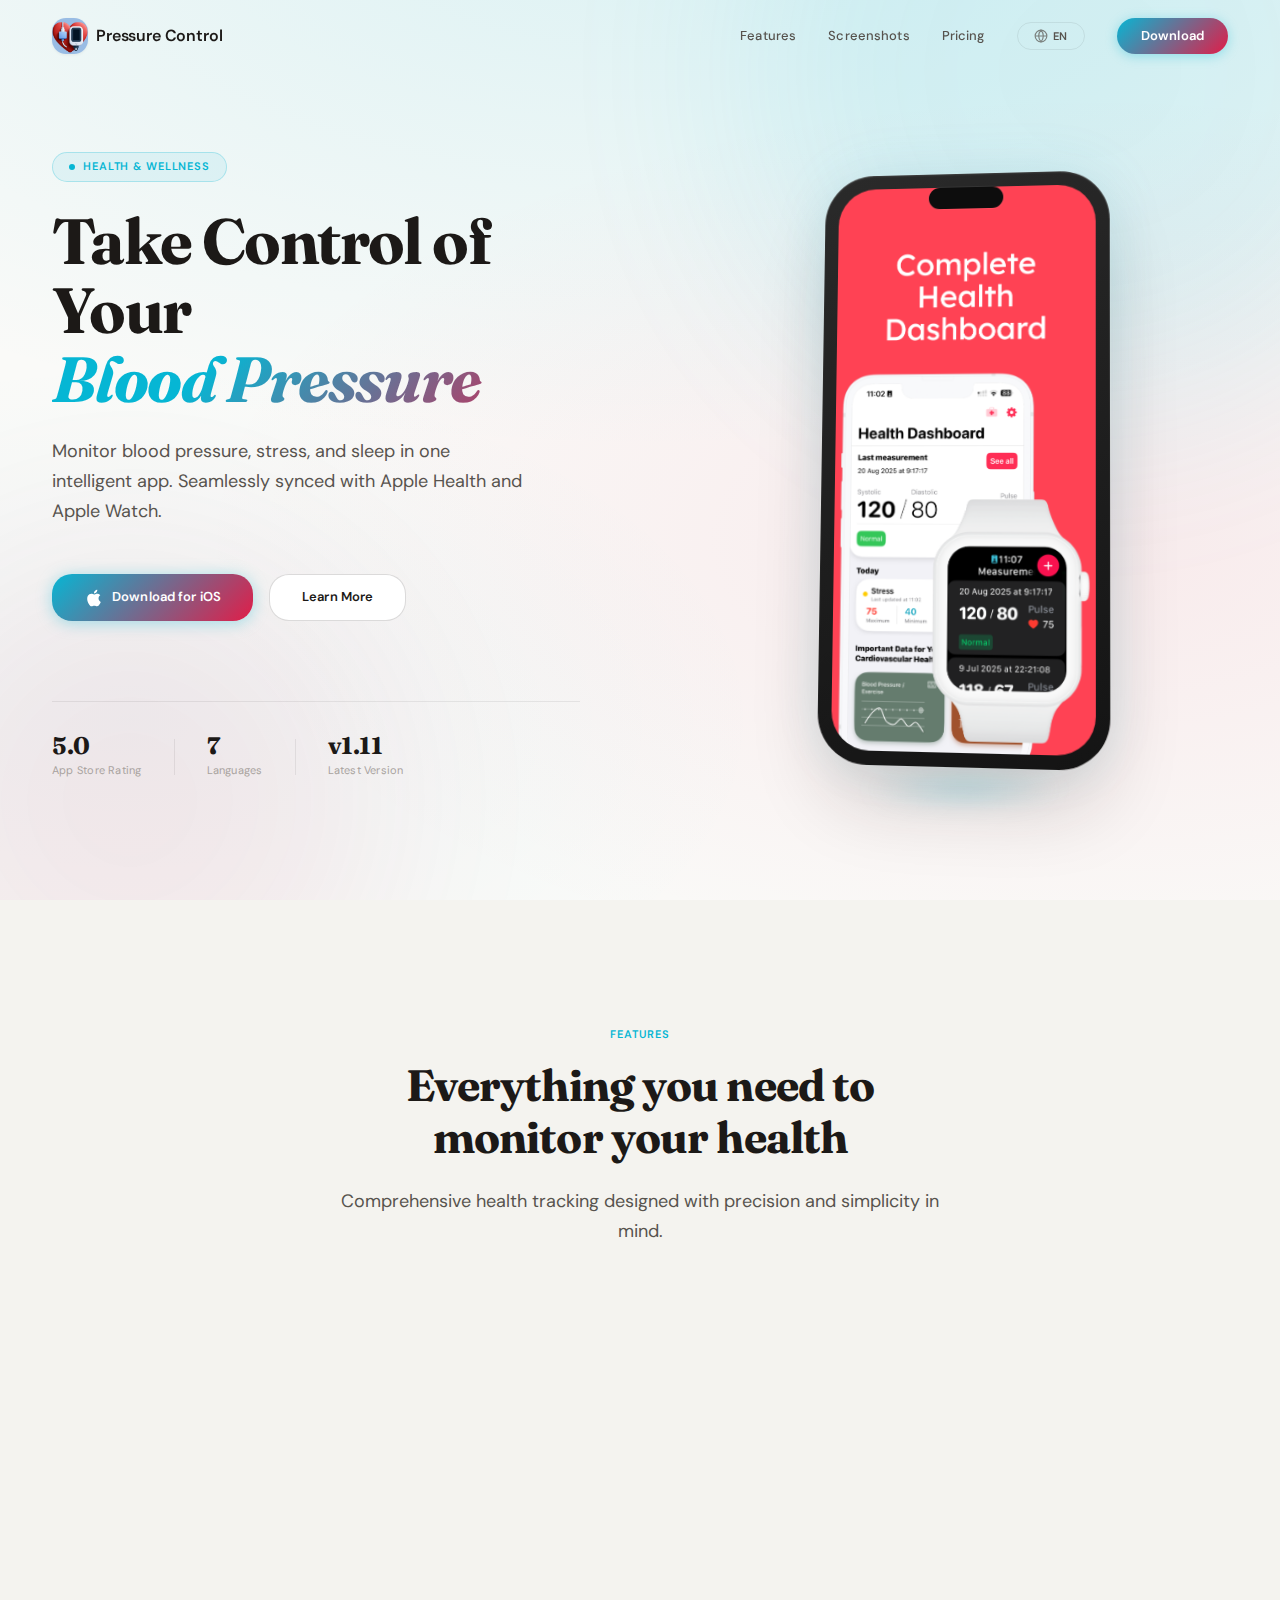
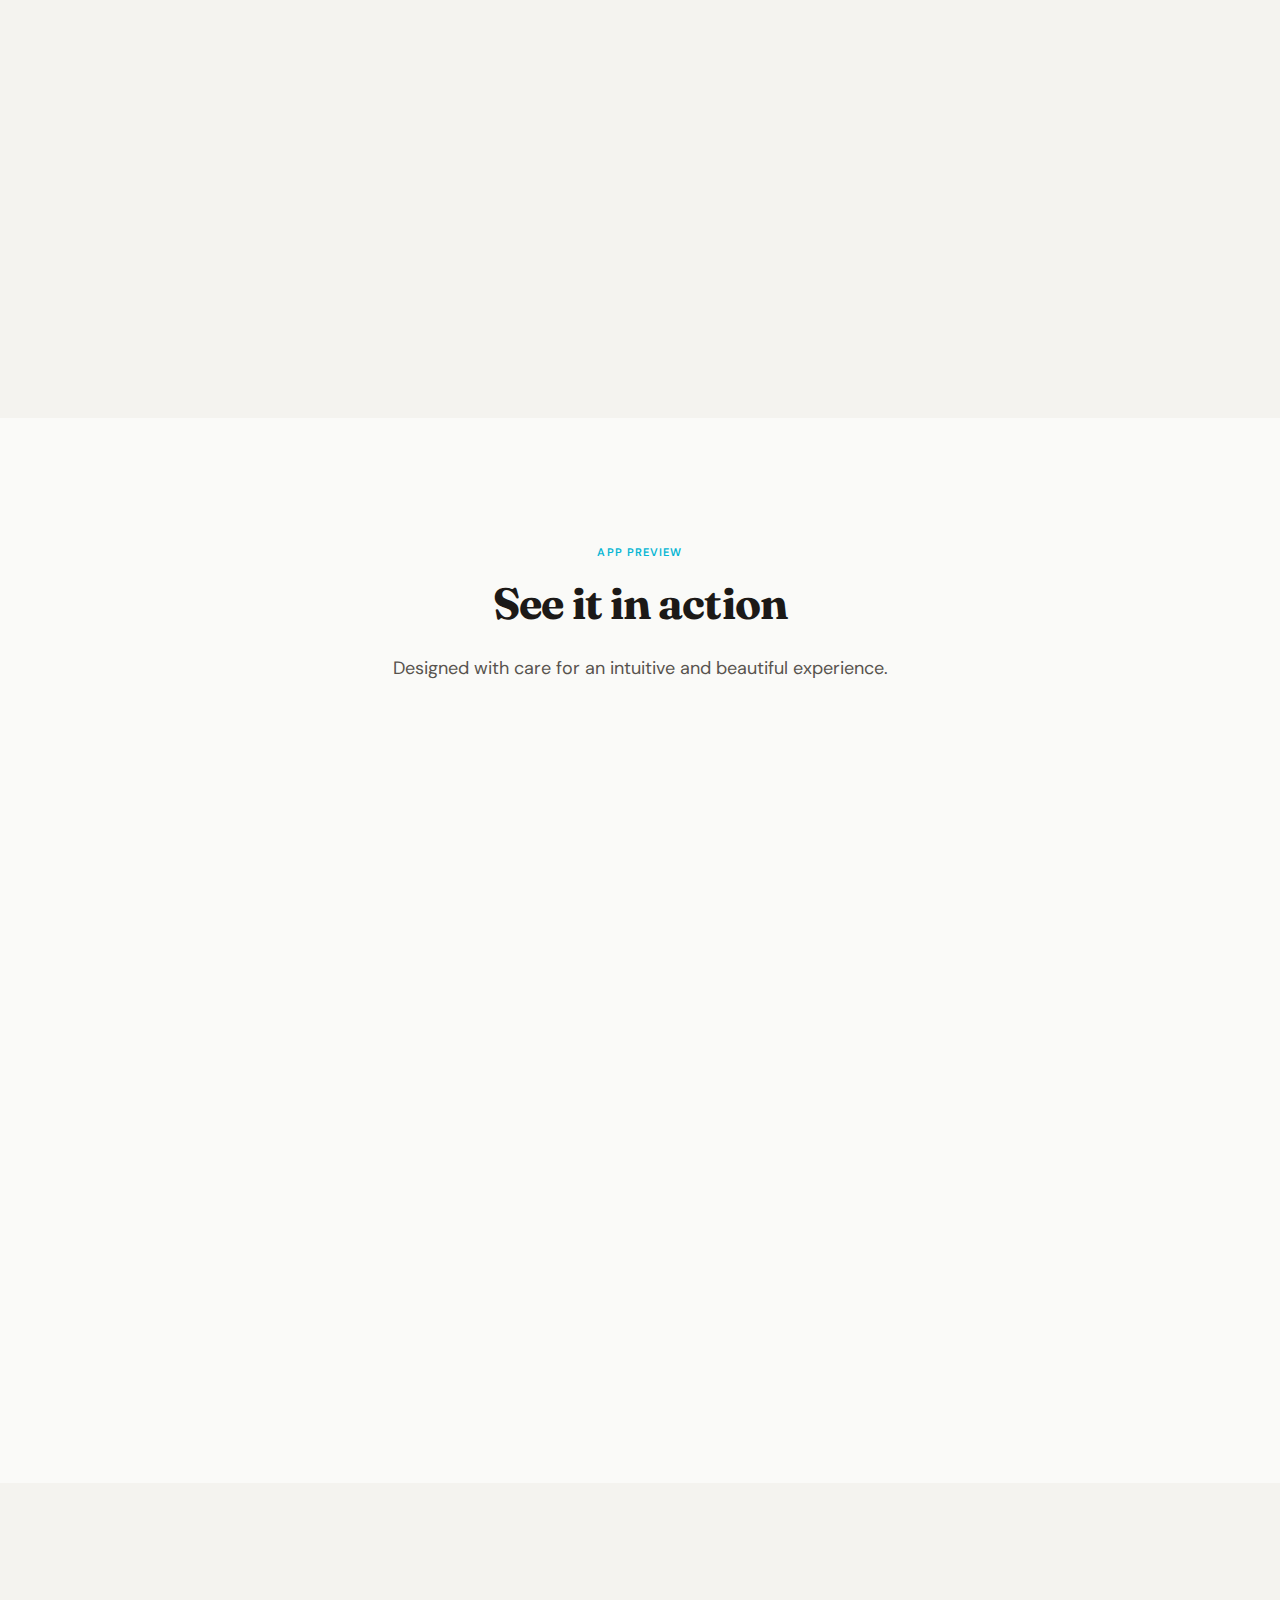
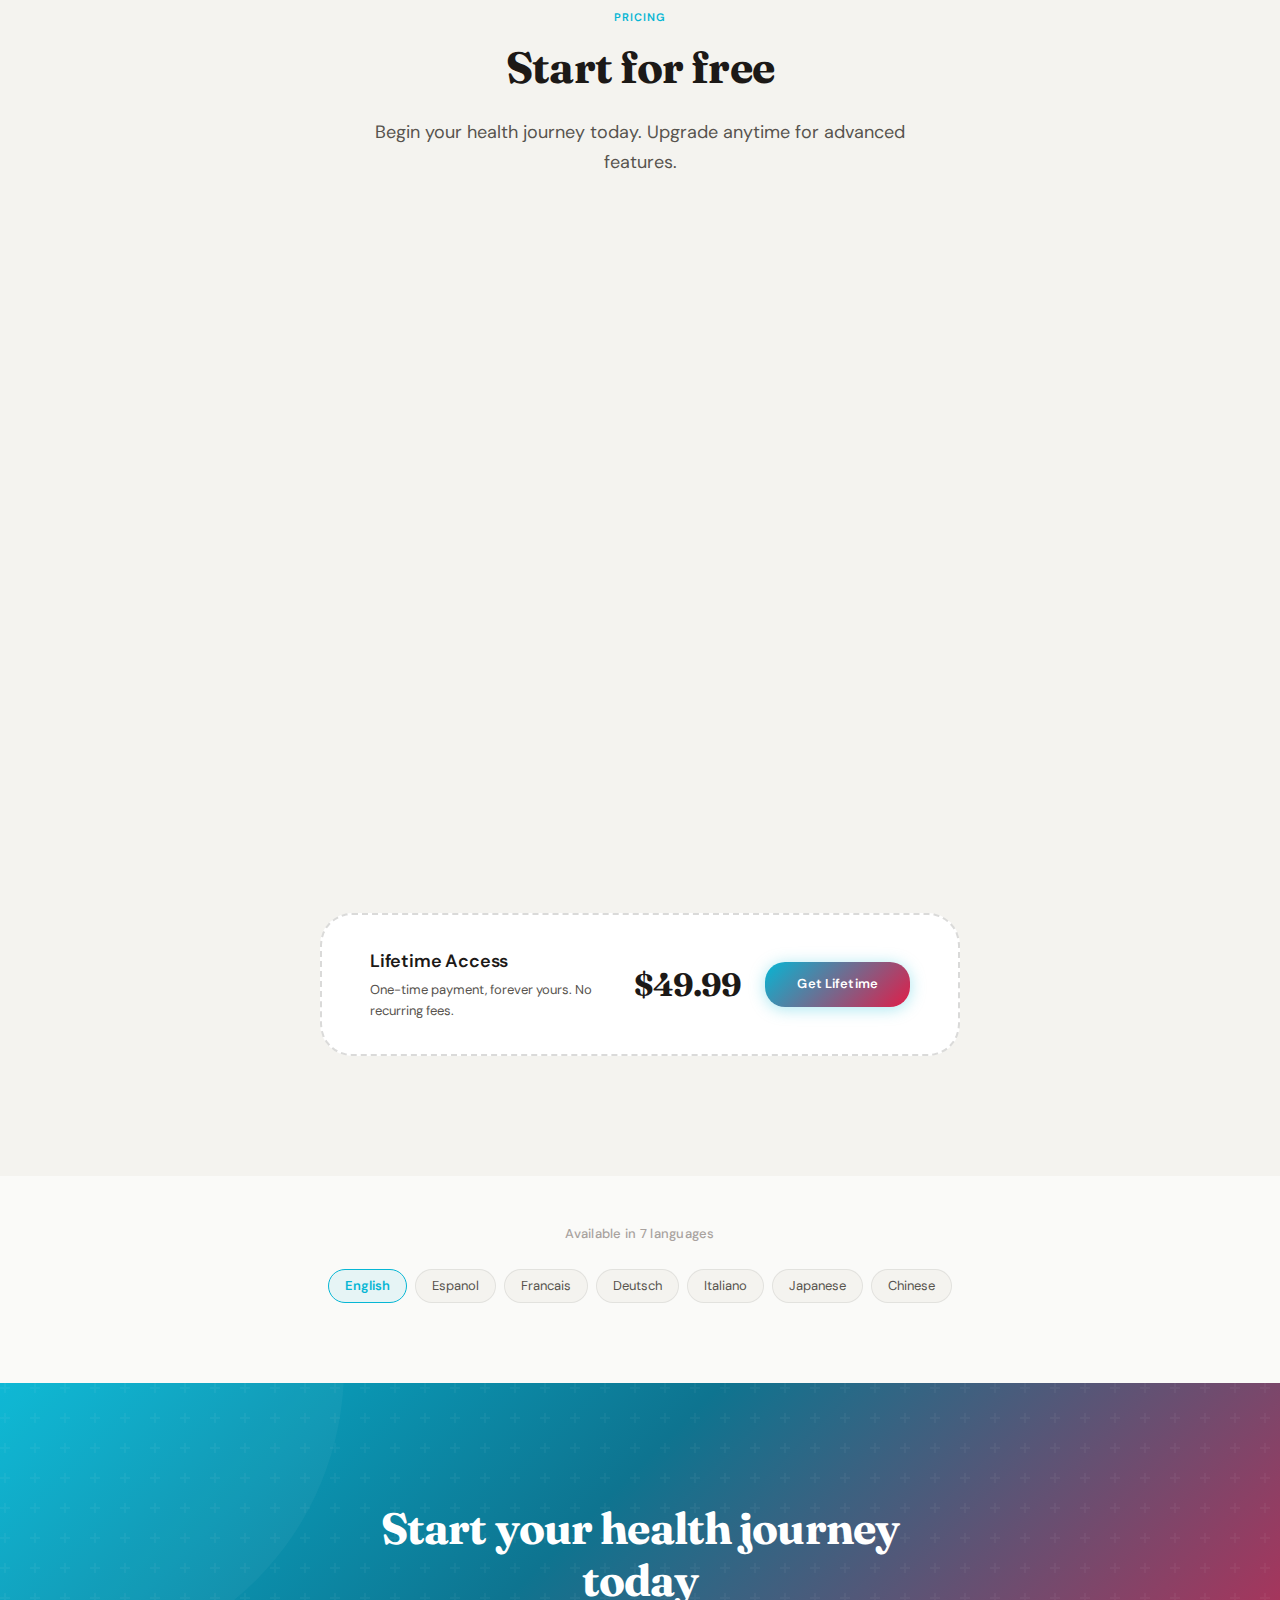
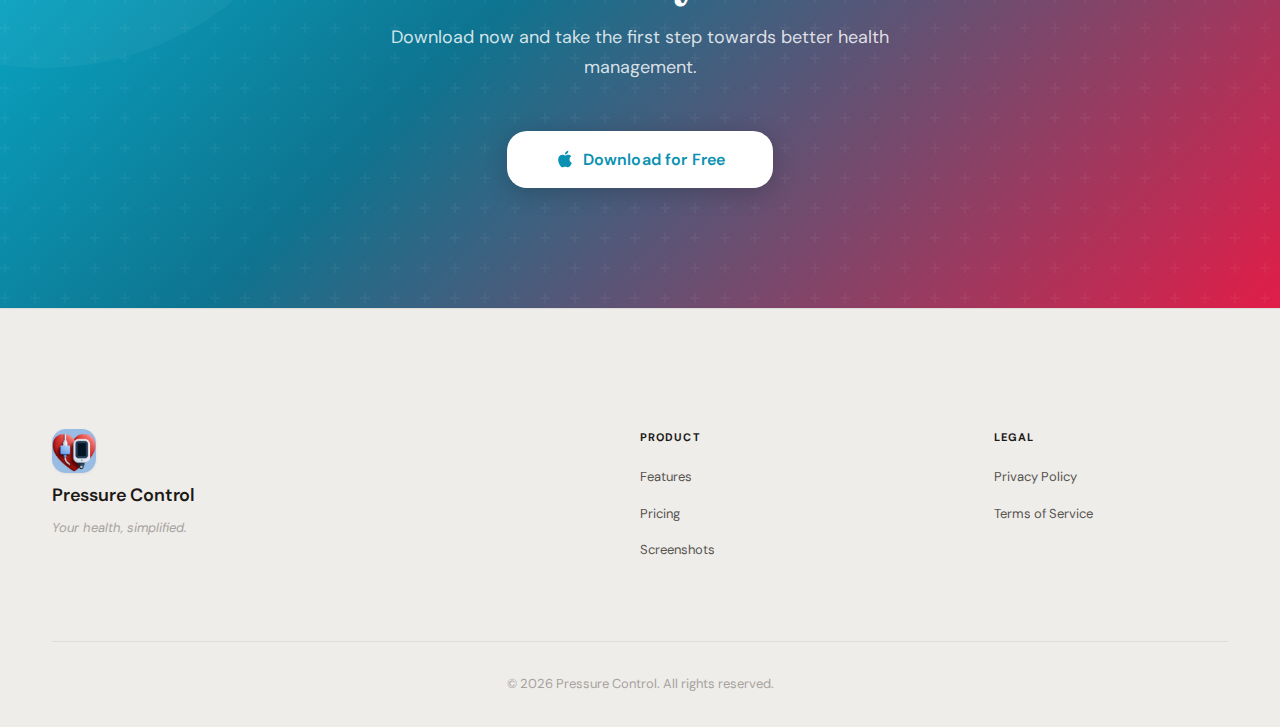
<file: index.html>
<!DOCTYPE html>
<html lang="en">
<head>
    <meta charset="UTF-8" />
    <meta name="viewport" content="width=device-width, initial-scale=1.0" />
    <title>Pressure Control - Smart Blood Pressure Monitoring</title>
    
    <meta name="description" content="Track blood pressure, stress and sleep with Apple Health and Apple Watch integration. Clear charts, history, and weekly AI-generated reports." />
    <meta name="theme-color" content="#0a0a0a" media="(prefers-color-scheme: dark)" />
    <meta name="theme-color" content="#ffffff" media="(prefers-color-scheme: light)" />
    
    <link rel="icon" href="assets/favicon.png" />
    
    <meta property="og:title" content="Pressure Control - Smart Blood Pressure Monitoring" />
    <meta property="og:description" content="Track blood pressure, stress and sleep with Apple Health and Apple Watch integration. Clear charts, history, and weekly AI-generated reports." />
    <meta property="og:image" content="assets/og-image.png" />

    <link rel="canonical" href="https://litoarias.github.io/landing-pressure-control/" />
    <link rel="alternate" hreflang="en" href="https://litoarias.github.io/landing-pressure-control/" />
    <link rel="alternate" hreflang="es" href="https://litoarias.github.io/landing-pressure-control/es/" />
    <link rel="alternate" hreflang="fr" href="https://litoarias.github.io/landing-pressure-control/fr/" />
    <link rel="alternate" hreflang="de" href="https://litoarias.github.io/landing-pressure-control/de/" />
    <link rel="alternate" hreflang="it" href="https://litoarias.github.io/landing-pressure-control/it/" />
    <link rel="alternate" hreflang="ja" href="https://litoarias.github.io/landing-pressure-control/ja/" />
    <link rel="alternate" hreflang="zh" href="https://litoarias.github.io/landing-pressure-control/zh/" />
    <link rel="alternate" hreflang="x-default" href="https://litoarias.github.io/landing-pressure-control/" />
    
    <link rel="preconnect" href="https://fonts.googleapis.com">
    <link rel="preconnect" href="https://fonts.gstatic.com" crossorigin>
    <link href="https://fonts.googleapis.com/css2?family=Inter:wght@300;400;500;600;700&display=swap" rel="stylesheet">
    
    <link rel="stylesheet" href="https://litoarias.github.io/landing-pressure-control/assets/style.css" />

    <script>
        (function () {
            const supported = ["en", "es", "fr", "de", "it", "ja", "zh"];
            const stored = localStorage.getItem("pc_lang");
            const fromStorage = supported.includes(stored) ? stored : null;
            const navLangs = navigator.languages && navigator.languages.length ? navigator.languages : [navigator.language || "en"];
            let fromBrowser = "en";

            for (let i = 0; i < navLangs.length; i += 1) {
                const candidate = String(navLangs[i]).toLowerCase().split("-")[0];
                if (supported.includes(candidate)) {
                    fromBrowser = candidate;
                    break;
                }
            }

            const target = fromStorage || fromBrowser;
            if (target === "en") {
                return;
            }

            const targetUrl = new URL("./" + target + "/index.html", window.location.href);
            if (targetUrl.href !== window.location.href) {
                window.location.replace(targetUrl.href);
            }
        })();
    </script>
</head>
<body>
    <!-- Navigation -->
    <nav class="nav">
        <div class="nav__container">
            <a href="./index.html" class="nav__logo">
                <img src="content/image/xjf2048aaxk5vkiasgrz.jpg" alt="Pressure Control" class="nav__logo-img" />
                <span class="nav__logo-text">Pressure Control</span>
            </a>
            <div class="nav__links">
                <a href="#features" class="nav__link">Features</a>
                <a href="#screenshots" class="nav__link">Screenshots</a>
                <a href="#pricing" class="nav__link">Pricing</a>
                <div class="nav__lang">
                    <button class="nav__lang-btn" aria-label="Change language" type="button">
                        <svg viewBox="0 0 24 24" fill="none" stroke="currentColor" stroke-width="2">
                            <circle cx="12" cy="12" r="10"/>
                            <path d="M2 12h20M12 2a15.3 15.3 0 0 1 4 10 15.3 15.3 0 0 1-4 10 15.3 15.3 0 0 1-4-10 15.3 15.3 0 0 1 4-10z"/>
                        </svg>
                        EN
                    </button>
                    <div class="nav__lang-dropdown">
                        <a href="./index.html" class="nav__lang-option nav__lang-option--active">English</a>
                        <a href="./es/index.html" class="nav__lang-option">Espanol</a>
                        <a href="./fr/index.html" class="nav__lang-option">Francais</a>
                        <a href="./de/index.html" class="nav__lang-option">Deutsch</a>
                        <a href="./it/index.html" class="nav__lang-option">Italiano</a>
                        <a href="./ja/index.html" class="nav__lang-option">Japanese</a>
                        <a href="./zh/index.html" class="nav__lang-option">Chinese</a>
                    </div>
                </div>
                <a href="https://apps.apple.com/us/app/pressure-control-tracker/id6738280822" class="nav__cta" target="_blank">
                    Download
                </a>
            </div>
            <button class="nav__mobile-toggle" aria-label="Toggle menu">
                <span></span>
                <span></span>
                <span></span>
            </button>
        </div>
    </nav>

    <!-- Hero Section -->
    <section class="hero">
        <div class="hero__background">
            <div class="hero__gradient"></div>
            <div class="hero__orb hero__orb--1"></div>
            <div class="hero__orb hero__orb--2"></div>
        </div>
        <div class="hero__container">
            <div class="hero__content">
                <div class="hero__badge">
                    <span class="hero__badge-dot"></span>
                    Health & Wellness
                </div>
                <h1 class="hero__title">
                    Take Control of Your
                    <span class="hero__title-gradient">Blood Pressure</span>
                </h1>
                <p class="hero__subtitle">
                    Monitor blood pressure, stress, and sleep in one intelligent app. 
                    Seamlessly synced with Apple Health and Apple Watch.
                </p>
                <div class="hero__actions">
                    <a href="https://apps.apple.com/us/app/pressure-control-tracker/id6738280822" class="btn btn--primary" target="_blank">
                        <svg class="btn__icon" viewBox="0 0 24 24" fill="currentColor">
                            <path d="M18.71 19.5c-.83 1.24-1.71 2.45-3.05 2.47-1.34.03-1.77-.79-3.29-.79-1.53 0-2 .77-3.27.82-1.31.05-2.3-1.32-3.14-2.53C4.25 17 2.94 12.45 4.7 9.39c.87-1.52 2.43-2.48 4.12-2.51 1.28-.02 2.5.87 3.29.87.78 0 2.26-1.07 3.81-.91.65.03 2.47.26 3.64 1.98-.09.06-2.17 1.28-2.15 3.81.03 3.02 2.65 4.03 2.68 4.04-.03.07-.42 1.44-1.38 2.83M13 3.5c.73-.83 1.94-1.46 2.94-1.5.13 1.17-.34 2.35-1.04 3.19-.69.85-1.83 1.51-2.95 1.42-.15-1.15.41-2.35 1.05-3.11z"/>
                        </svg>
                        Download for iOS
                    </a>
                    <a href="#features" class="btn btn--secondary">
                        Learn More
                    </a>
                </div>
                <div class="hero__stats">
                    <div class="hero__stat">
                        <span class="hero__stat-value">5.0</span>
                        <span class="hero__stat-label">App Store Rating</span>
                    </div>
                    <div class="hero__stat-divider"></div>
                    <div class="hero__stat">
                        <span class="hero__stat-value">7</span>
                        <span class="hero__stat-label">Languages</span>
                    </div>
                    <div class="hero__stat-divider"></div>
                    <div class="hero__stat">
                        <span class="hero__stat-value">v1.11</span>
                        <span class="hero__stat-label">Latest Version</span>
                    </div>
                </div>
            </div>
            <div class="hero__visual">
                <div class="hero__phone">
                    <div class="hero__phone-frame">
                        <img src="content/image/eruy1h8m5gm5fyy31j3.jpeg" alt="Pressure Control App Screenshot" class="hero__phone-screen" />
                    </div>
                </div>
            </div>
        </div>
    </section>

    <!-- Features Section -->
    <section id="features" class="features">
        <div class="features__container">
            <div class="features__header">
                <span class="features__label">Features</span>
                <h2 class="features__title">Everything you need to<br />monitor your health</h2>
                <p class="features__description">
                    Comprehensive health tracking designed with precision and simplicity in mind.
                </p>
            </div>
            <div class="features__grid">
                <div class="feature-card">
                    <div class="feature-card__icon">
                        <svg viewBox="0 0 24 24" fill="none" stroke="currentColor" stroke-width="2">
                            <path d="M22 12h-4l-3 9L9 3l-3 9H2"/>
                        </svg>
                    </div>
                    <h3 class="feature-card__title">Real-time Monitoring</h3>
                    <p class="feature-card__text">Track your blood pressure and heart rate with medical-grade accuracy in real-time.</p>
                </div>
                <div class="feature-card">
                    <div class="feature-card__icon">
                        <svg viewBox="0 0 24 24" fill="none" stroke="currentColor" stroke-width="2">
                            <circle cx="12" cy="12" r="10"/>
                            <path d="M12 6v6l4 2"/>
                        </svg>
                    </div>
                    <h3 class="feature-card__title">Health History</h3>
                    <p class="feature-card__text">Access your complete health history with detailed charts and trend analysis.</p>
                </div>
                <div class="feature-card">
                    <div class="feature-card__icon">
                        <svg viewBox="0 0 24 24" fill="none" stroke="currentColor" stroke-width="2">
                            <rect x="3" y="4" width="18" height="18" rx="2" ry="2"/>
                            <line x1="16" y1="2" x2="16" y2="6"/>
                            <line x1="8" y1="2" x2="8" y2="6"/>
                            <line x1="3" y1="10" x2="21" y2="10"/>
                        </svg>
                    </div>
                    <h3 class="feature-card__title">Apple Health Sync</h3>
                    <p class="feature-card__text">Seamlessly sync with Apple Health and Apple Watch for unified health data.</p>
                </div>
                <div class="feature-card">
                    <div class="feature-card__icon">
                        <svg viewBox="0 0 24 24" fill="none" stroke="currentColor" stroke-width="2">
                            <path d="M12 2L2 7l10 5 10-5-10-5z"/>
                            <path d="M2 17l10 5 10-5"/>
                            <path d="M2 12l10 5 10-5"/>
                        </svg>
                    </div>
                    <h3 class="feature-card__title">AI-Powered Insights</h3>
                    <p class="feature-card__text">Receive weekly AI-generated health reports with personalized recommendations.</p>
                </div>
                <div class="feature-card">
                    <div class="feature-card__icon">
                        <svg viewBox="0 0 24 24" fill="none" stroke="currentColor" stroke-width="2">
                            <path d="M18 8A6 6 0 0 0 6 8c0 7-3 9-3 9h18s-3-2-3-9"/>
                            <path d="M13.73 21a2 2 0 0 1-3.46 0"/>
                        </svg>
                    </div>
                    <h3 class="feature-card__title">Smart Alerts</h3>
                    <p class="feature-card__text">Get notified about unusual patterns and important health changes.</p>
                </div>
                <div class="feature-card">
                    <div class="feature-card__icon">
                        <svg viewBox="0 0 24 24" fill="none" stroke="currentColor" stroke-width="2">
                            <path d="M14 2H6a2 2 0 0 0-2 2v16a2 2 0 0 0 2 2h12a2 2 0 0 0 2-2V8z"/>
                            <polyline points="14 2 14 8 20 8"/>
                            <line x1="16" y1="13" x2="8" y2="13"/>
                            <line x1="16" y1="17" x2="8" y2="17"/>
                        </svg>
                    </div>
                    <h3 class="feature-card__title">Export Reports</h3>
                    <p class="feature-card__text">Export your data to PDF or CSV to share with your healthcare provider.</p>
                </div>
            </div>
        </div>
    </section>

    <!-- Screenshots Section -->
    <section id="screenshots" class="screenshots">
        <div class="screenshots__container">
            <div class="screenshots__header">
                <span class="screenshots__label">App Preview</span>
                <h2 class="screenshots__title">See it in action</h2>
                <p class="screenshots__description">
                    Designed with care for an intuitive and beautiful experience.
                </p>
            </div>
            <div class="screenshots__carousel">
                <div class="screenshots__track">
                    <div class="screenshot-card">
                        <img src="content/image/eruy1h8m5gm5fyy31j3.jpeg" alt="Dashboard View" class="screenshot-card__img" />
                    </div>
                    <div class="screenshot-card">
                        <img src="content/image/w25g7l3phbv2t5i1jce.jpeg" alt="Health Charts" class="screenshot-card__img" />
                    </div>
                    <div class="screenshot-card">
                        <img src="content/image/8i3n38wxf0xh0ama4yc.jpeg" alt="Tracking History" class="screenshot-card__img" />
                    </div>
                    <div class="screenshot-card">
                        <img src="content/image/u0ylt6tgfgceg8frl8t.jpeg" alt="AI Reports" class="screenshot-card__img" />
                    </div>
                </div>
            </div>
        </div>
    </section>

    <!-- Pricing Section -->
    <section id="pricing" class="pricing">
        <div class="pricing__container">
            <div class="pricing__header">
                <span class="pricing__label">Pricing</span>
                <h2 class="pricing__title">Start for free</h2>
                <p class="pricing__description">
                    Begin your health journey today. Upgrade anytime for advanced features.
                </p>
            </div>
            <div class="pricing__cards pricing__cards--three">
                <div class="pricing-card">
                    <div class="pricing-card__header">
                        <h3 class="pricing-card__name">Free</h3>
                        <div class="pricing-card__price">
                            <span class="pricing-card__amount">$0</span>
                            <span class="pricing-card__period">forever</span>
                        </div>
                    </div>
                    <ul class="pricing-card__features">
                        <li>
                            <svg viewBox="0 0 24 24" fill="none" stroke="currentColor" stroke-width="3">
                                <polyline points="20 6 9 17 4 12"/>
                            </svg>
                            Blood pressure & heart rate logging
                        </li>
                        <li>
                            <svg viewBox="0 0 24 24" fill="none" stroke="currentColor" stroke-width="3">
                                <polyline points="20 6 9 17 4 12"/>
                            </svg>
                            History with basic charts
                        </li>
                        <li>
                            <svg viewBox="0 0 24 24" fill="none" stroke="currentColor" stroke-width="3">
                                <polyline points="20 6 9 17 4 12"/>
                            </svg>
                            HealthKit & Apple Watch sync
                        </li>
                    </ul>
                    <a href="https://apps.apple.com/us/app/pressure-control-tracker/id6738280822" class="pricing-card__btn pricing-card__btn--secondary" target="_blank">
                        Get Started
                    </a>
                </div>
                <div class="pricing-card pricing-card--featured">
                    <div class="pricing-card__badge">Best Value</div>
                    <div class="pricing-card__header">
                        <h3 class="pricing-card__name">Yearly</h3>
                        <div class="pricing-card__price">
                            <span class="pricing-card__amount">$14.99</span>
                            <span class="pricing-card__period">/year</span>
                        </div>
                        <span class="pricing-card__savings">Save 37%</span>
                    </div>
                    <ul class="pricing-card__features">
                        <li>
                            <svg viewBox="0 0 24 24" fill="none" stroke="currentColor" stroke-width="3">
                                <polyline points="20 6 9 17 4 12"/>
                            </svg>
                            Everything in Free
                        </li>
                        <li>
                            <svg viewBox="0 0 24 24" fill="none" stroke="currentColor" stroke-width="3">
                                <polyline points="20 6 9 17 4 12"/>
                            </svg>
                            Weekly AI health reports
                        </li>
                        <li>
                            <svg viewBox="0 0 24 24" fill="none" stroke="currentColor" stroke-width="3">
                                <polyline points="20 6 9 17 4 12"/>
                            </svg>
                            Pattern detection & alerts
                        </li>
                        <li>
                            <svg viewBox="0 0 24 24" fill="none" stroke="currentColor" stroke-width="3">
                                <polyline points="20 6 9 17 4 12"/>
                            </svg>
                            PDF & CSV export
                        </li>
                        <li>
                            <svg viewBox="0 0 24 24" fill="none" stroke="currentColor" stroke-width="3">
                                <polyline points="20 6 9 17 4 12"/>
                            </svg>
                            Stress & sleep analytics
                        </li>
                    </ul>
                    <a href="https://apps.apple.com/us/app/pressure-control-tracker/id6738280822" class="pricing-card__btn pricing-card__btn--primary" target="_blank">
                        Subscribe Yearly
                    </a>
                </div>
                <div class="pricing-card">
                    <div class="pricing-card__header">
                        <h3 class="pricing-card__name">Monthly</h3>
                        <div class="pricing-card__price">
                            <span class="pricing-card__amount">$1.99</span>
                            <span class="pricing-card__period">/month</span>
                        </div>
                    </div>
                    <ul class="pricing-card__features">
                        <li>
                            <svg viewBox="0 0 24 24" fill="none" stroke="currentColor" stroke-width="3">
                                <polyline points="20 6 9 17 4 12"/>
                            </svg>
                            Everything in Free
                        </li>
                        <li>
                            <svg viewBox="0 0 24 24" fill="none" stroke="currentColor" stroke-width="3">
                                <polyline points="20 6 9 17 4 12"/>
                            </svg>
                            Weekly AI health reports
                        </li>
                        <li>
                            <svg viewBox="0 0 24 24" fill="none" stroke="currentColor" stroke-width="3">
                                <polyline points="20 6 9 17 4 12"/>
                            </svg>
                            Pattern detection & alerts
                        </li>
                        <li>
                            <svg viewBox="0 0 24 24" fill="none" stroke="currentColor" stroke-width="3">
                                <polyline points="20 6 9 17 4 12"/>
                            </svg>
                            PDF & CSV export
                        </li>
                        <li>
                            <svg viewBox="0 0 24 24" fill="none" stroke="currentColor" stroke-width="3">
                                <polyline points="20 6 9 17 4 12"/>
                            </svg>
                            Stress & sleep analytics
                        </li>
                    </ul>
                    <a href="https://apps.apple.com/us/app/pressure-control-tracker/id6738280822" class="pricing-card__btn pricing-card__btn--secondary" target="_blank">
                        Subscribe Monthly
                    </a>
                </div>
            </div>
            <div class="pricing__lifetime">
                <div class="pricing__lifetime-content">
                    <div class="pricing__lifetime-info">
                        <h3 class="pricing__lifetime-title">Lifetime Access</h3>
                        <p class="pricing__lifetime-text">One-time payment, forever yours. No recurring fees.</p>
                    </div>
                    <div class="pricing__lifetime-price">
                        <span class="pricing__lifetime-amount">$49.99</span>
                        <a href="https://apps.apple.com/us/app/pressure-control-tracker/id6738280822" class="btn btn--primary" target="_blank">
                            Get Lifetime
                        </a>
                    </div>
                </div>
            </div>
        </div>
    </section>

    <!-- Languages Section -->
    <section class="languages">
        <div class="languages__container">
            <h3 class="languages__title">Available in 7 languages</h3>
            <div class="languages__list">
                <a href="./index.html" class="languages__item languages__item--active">English</a>
                <a href="./es/index.html" class="languages__item">Espanol</a>
                <a href="./fr/index.html" class="languages__item">Francais</a>
                <a href="./de/index.html" class="languages__item">Deutsch</a>
                <a href="./it/index.html" class="languages__item">Italiano</a>
                <a href="./ja/index.html" class="languages__item">Japanese</a>
                <a href="./zh/index.html" class="languages__item">Chinese</a>
            </div>
        </div>
    </section>

    <!-- CTA Section -->
    <section class="cta">
        <div class="cta__container">
            <div class="cta__content">
                <h2 class="cta__title">Start your health journey today</h2>
                <p class="cta__text">Download now and take the first step towards better health management.</p>
                <a href="https://apps.apple.com/us/app/pressure-control-tracker/id6738280822" class="btn btn--primary btn--large" target="_blank">
                    <svg class="btn__icon" viewBox="0 0 24 24" fill="currentColor">
                        <path d="M18.71 19.5c-.83 1.24-1.71 2.45-3.05 2.47-1.34.03-1.77-.79-3.29-.79-1.53 0-2 .77-3.27.82-1.31.05-2.3-1.32-3.14-2.53C4.25 17 2.94 12.45 4.7 9.39c.87-1.52 2.43-2.48 4.12-2.51 1.28-.02 2.5.87 3.29.87.78 0 2.26-1.07 3.81-.91.65.03 2.47.26 3.64 1.98-.09.06-2.17 1.28-2.15 3.81.03 3.02 2.65 4.03 2.68 4.04-.03.07-.42 1.44-1.38 2.83M13 3.5c.73-.83 1.94-1.46 2.94-1.5.13 1.17-.34 2.35-1.04 3.19-.69.85-1.83 1.51-2.95 1.42-.15-1.15.41-2.35 1.05-3.11z"/>
                    </svg>
                    Download for Free
                </a>
            </div>
        </div>
    </section>

    <!-- Footer -->
    <footer class="footer">
        <div class="footer__container">
            <div class="footer__top">
                <div class="footer__brand">
                    <img src="content/image/xjf2048aaxk5vkiasgrz.jpg" alt="Pressure Control" class="footer__logo" />
                    <span class="footer__brand-name">Pressure Control</span>
                    <p class="footer__tagline">Your health, simplified.</p>
                </div>
                <div class="footer__links-group">
                    <h4 class="footer__links-title">Product</h4>
                    <a href="#features" class="footer__link">Features</a>
                    <a href="#pricing" class="footer__link">Pricing</a>
                    <a href="#screenshots" class="footer__link">Screenshots</a>
                </div>
                <div class="footer__links-group">
                    <h4 class="footer__links-title">Legal</h4>
                    <a href="https://litoarias.github.io/pressurecontrol-privacy" class="footer__link">Privacy Policy</a>
                    <a href="#" class="footer__link">Terms of Service</a>
                </div>
            </div>
            <div class="footer__bottom">
                <p class="footer__copyright">
                    &copy; <script>document.write(new Date().getFullYear())</script><noscript>2025</noscript> Pressure Control. All rights reserved.
                </p>
            </div>
        </div>
    </footer>

    <script>
        localStorage.setItem('pc_lang', 'en');

        // Mobile menu toggle
        const mobileToggle = document.querySelector('.nav__mobile-toggle');
        const navLinks = document.querySelector('.nav__links');
        
        mobileToggle?.addEventListener('click', () => {
            navLinks?.classList.toggle('nav__links--active');
            mobileToggle.classList.toggle('nav__mobile-toggle--active');
        });

        // Language dropdown
        const langBtn = document.querySelector('.nav__lang-btn');
        const langDropdown = document.querySelector('.nav__lang-dropdown');

        langBtn?.addEventListener('click', () => {
            langDropdown?.classList.toggle('nav__lang-dropdown--active');
        });

        document.addEventListener('click', (e) => {
            if (!e.target.closest('.nav__lang')) {
                langDropdown?.classList.remove('nav__lang-dropdown--active');
            }
        });

        // Persist language preference
        const getLanguageFromHref = (href) => {
            const absolute = new URL(href, window.location.href);
            const segments = absolute.pathname.split('/').filter(Boolean);
            const last = segments[segments.length - 1] || '';
            if (last === 'index.html' && segments.length > 1) {
                return segments[segments.length - 2];
            }
            if (['es', 'fr', 'de', 'it', 'ja', 'zh'].includes(last)) {
                return last;
            }
            return 'en';
        };

        document.querySelectorAll('.nav__lang-option, .languages__item').forEach((link) => {
            link.addEventListener('click', () => {
                const lang = getLanguageFromHref(link.getAttribute('href') || './index.html');
                localStorage.setItem('pc_lang', lang);
            });
        });

        // Smooth scroll for anchor links
        document.querySelectorAll('a[href^="#"]').forEach(anchor => {
            anchor.addEventListener('click', function (e) {
                e.preventDefault();
                const target = document.querySelector(this.getAttribute('href'));
                if (target) {
                    target.scrollIntoView({ behavior: 'smooth', block: 'start' });
                    navLinks?.classList.remove('nav__links--active');
                    mobileToggle?.classList.remove('nav__mobile-toggle--active');
                    langDropdown?.classList.remove('nav__lang-dropdown--active');
                }
            });
        });

        // Navbar background on scroll
        const nav = document.querySelector('.nav');
        window.addEventListener('scroll', () => {
            if (window.scrollY > 50) {
                nav?.classList.add('nav--scrolled');
            } else {
                nav?.classList.remove('nav--scrolled');
            }
        });

        // Intersection Observer for animations
        const observerOptions = {
            threshold: 0.1,
            rootMargin: '0px 0px -50px 0px'
        };

        const observer = new IntersectionObserver((entries) => {
            entries.forEach(entry => {
                if (entry.isIntersecting) {
                    entry.target.classList.add('animate-in');
                }
            });
        }, observerOptions);

        document.querySelectorAll('.feature-card, .pricing-card, .screenshot-card').forEach(el => {
            observer.observe(el);
        });
    </script>
</body>
</html>
</file>
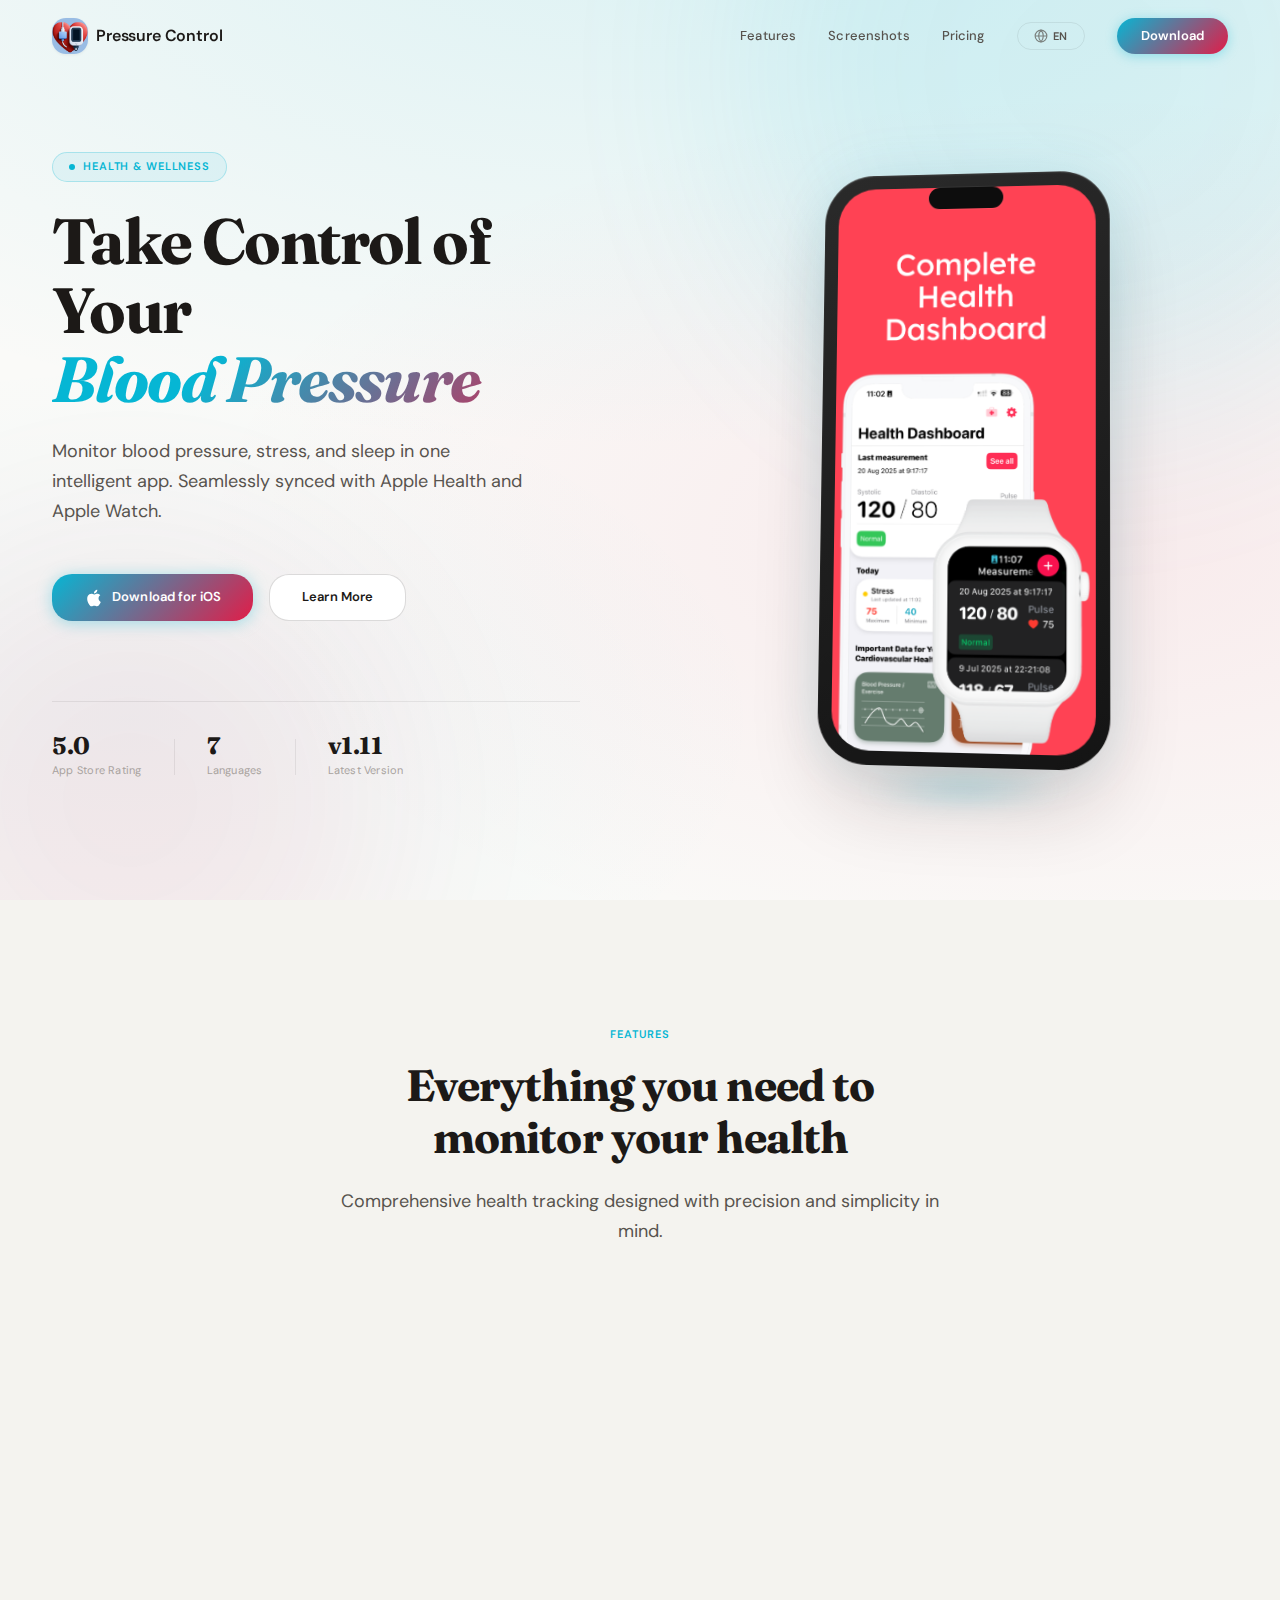
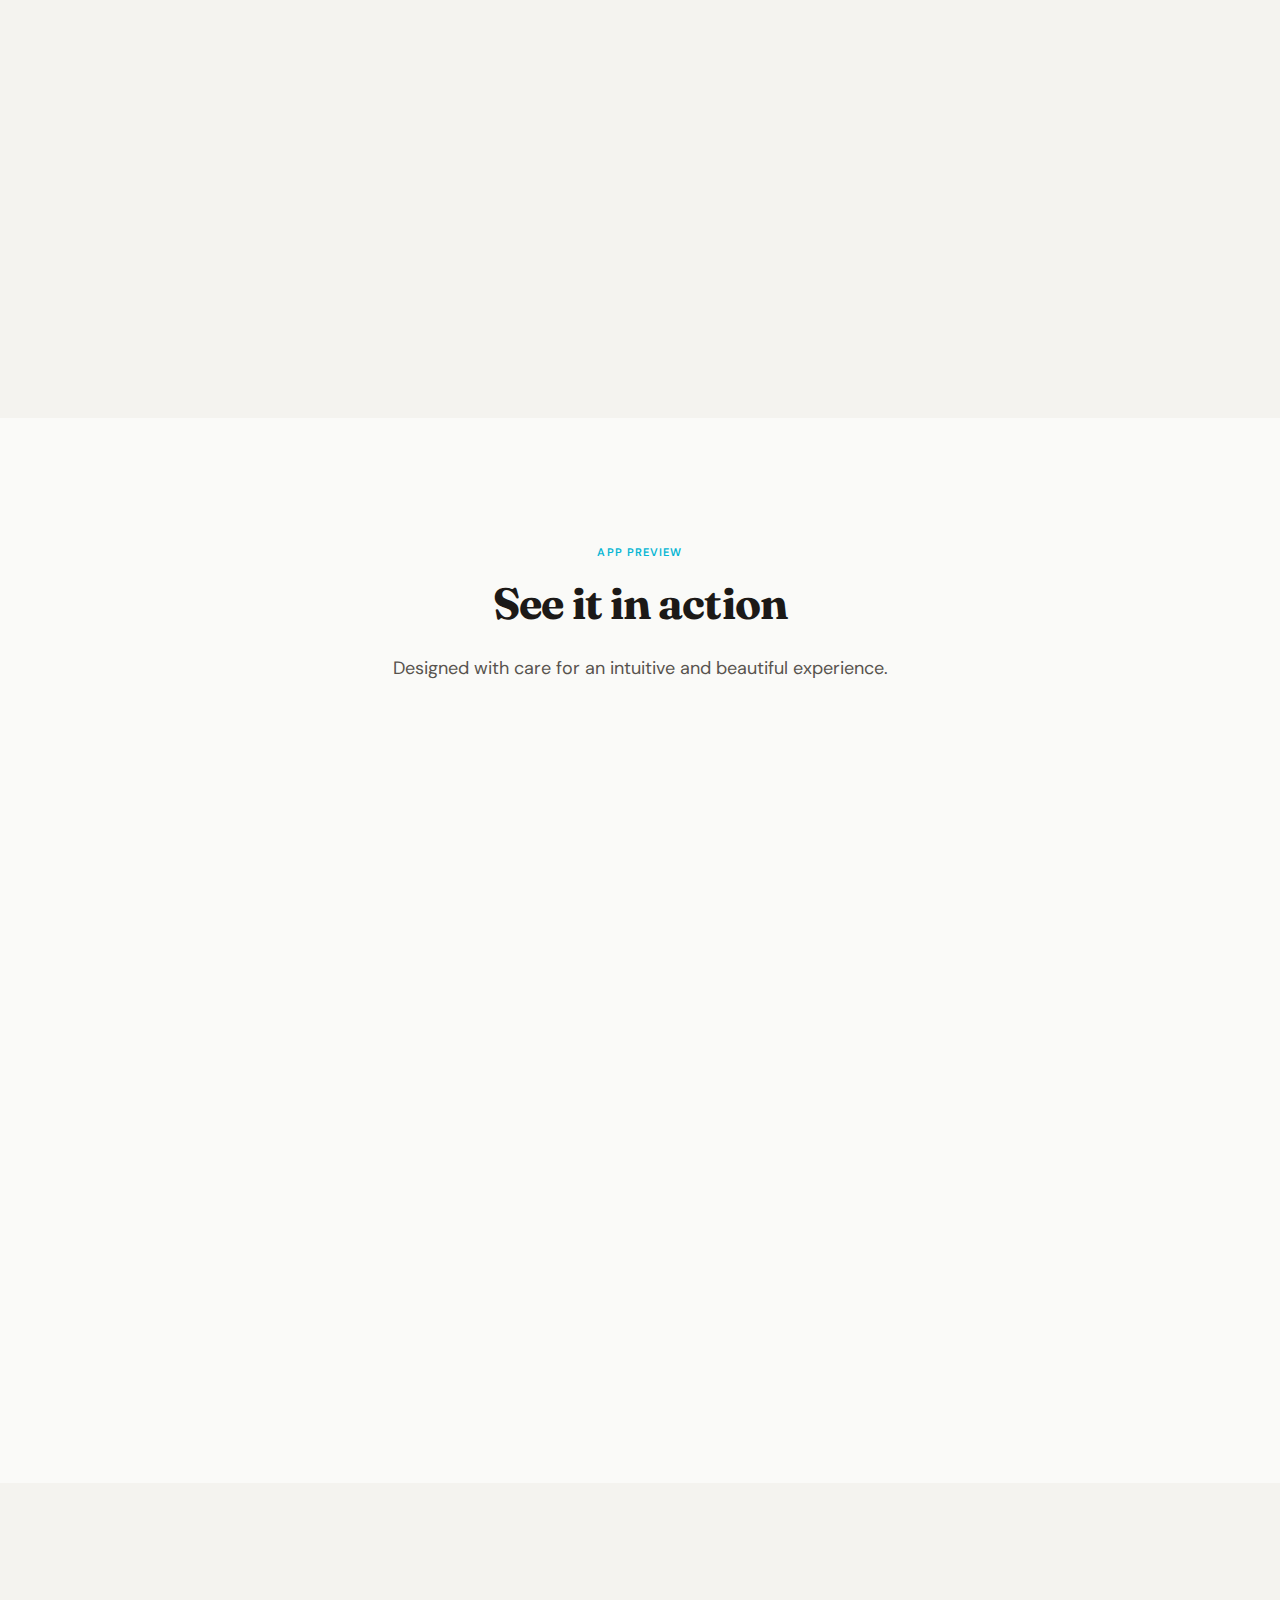
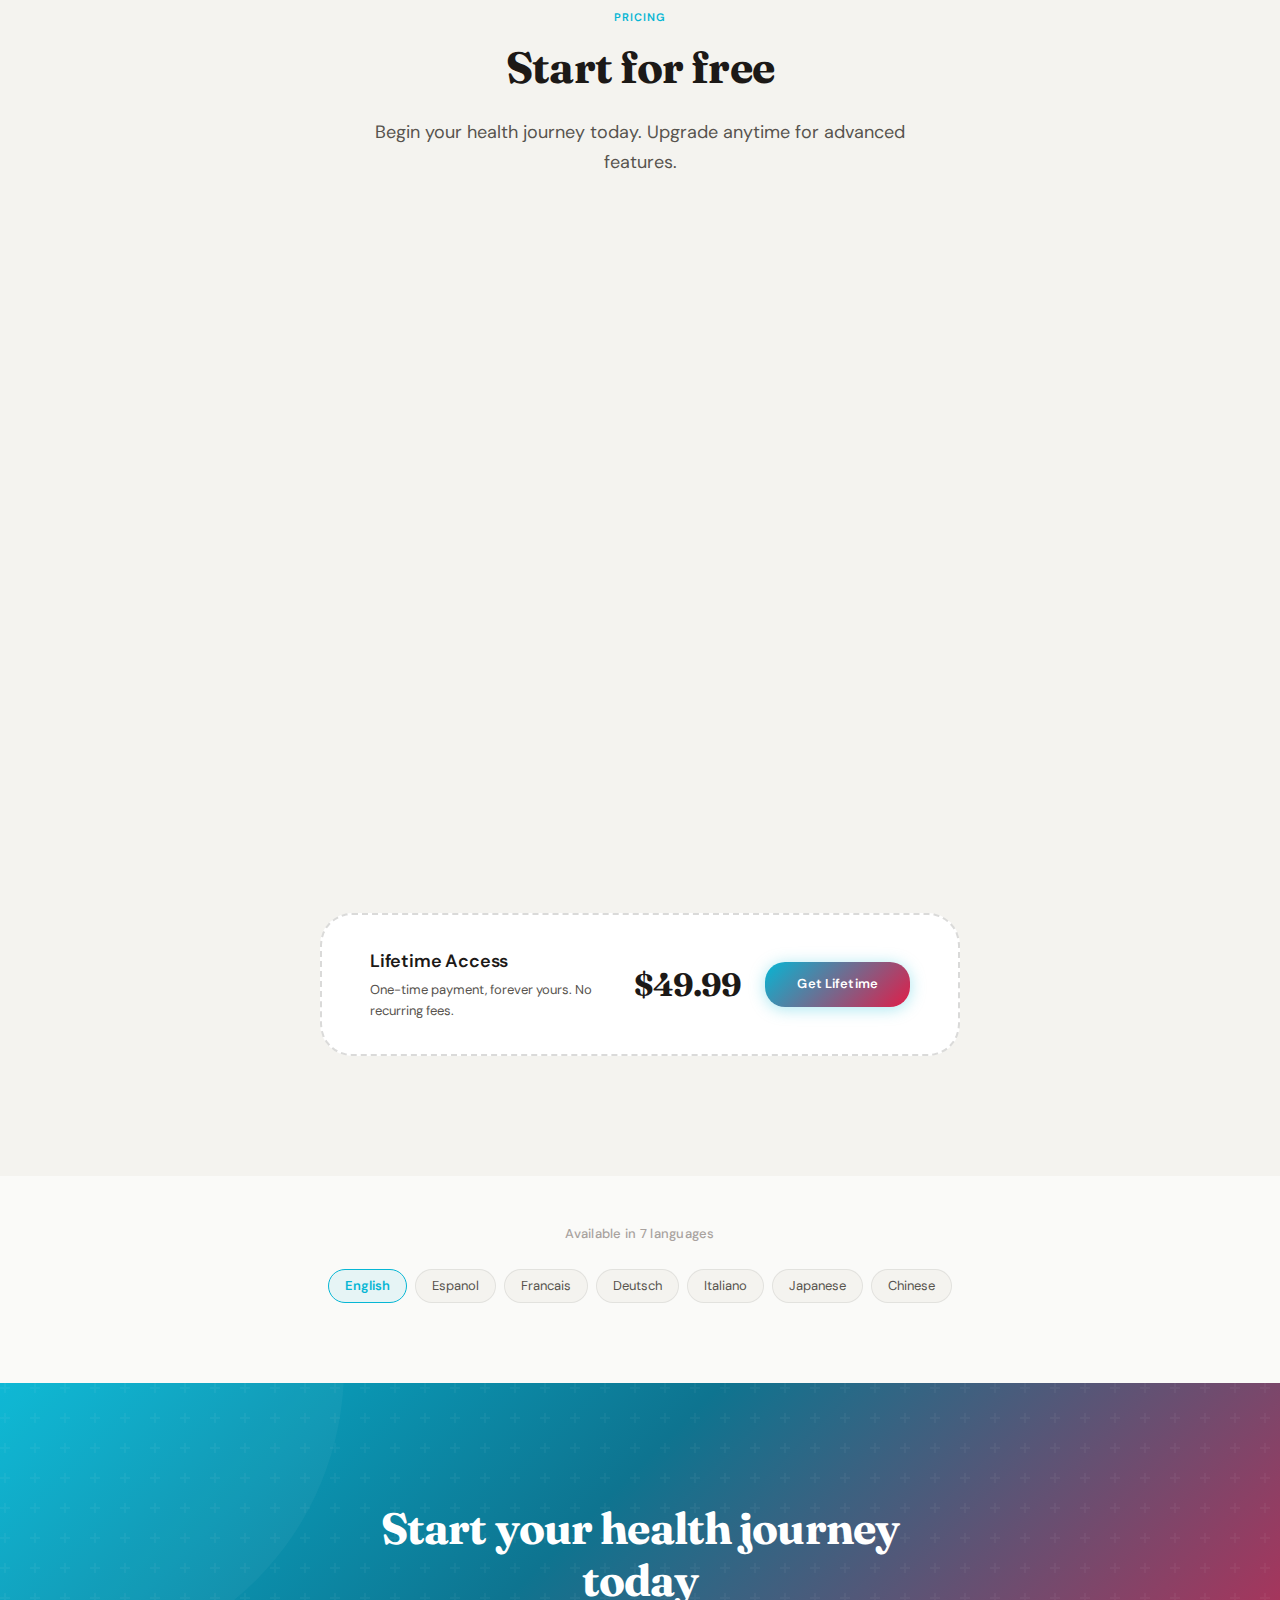
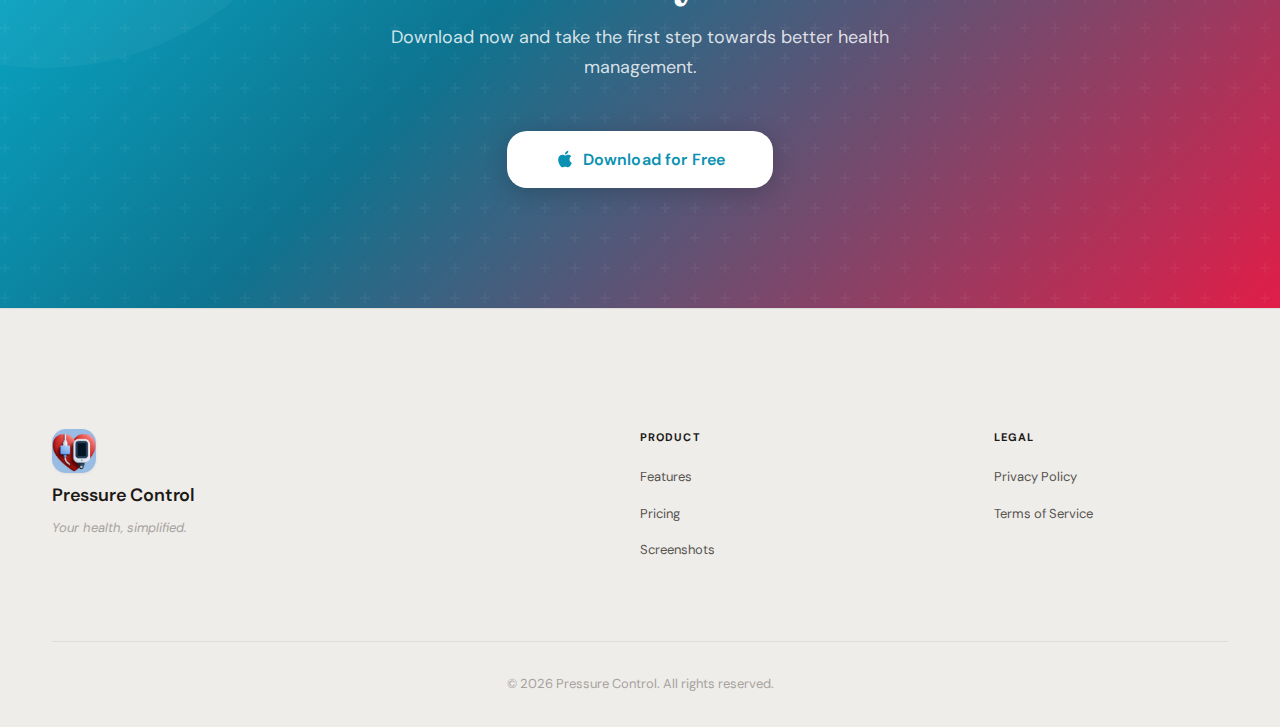
<file: ar/index.html>
<!DOCTYPE html>
<html lang="ar" dir="rtl">
<head>
    <meta charset="UTF-8" />
    <meta name="viewport" content="width=device-width, initial-scale=1.0" />
    <title>Pressure Control - مراقبة ضغط الدم الذكية</title>

    <meta name="description" content="راقب ضغط الدم والتوتر والنوم مع تكامل Apple Health وApple Watch. رسوم بيانية واضحة وسجل وتقارير أسبوعية بالذكاء الاصطناعي." />
    <meta name="theme-color" content="#0a0a0a" media="(prefers-color-scheme: dark)" />
    <meta name="theme-color" content="#ffffff" media="(prefers-color-scheme: light)" />

    <link rel="icon" href="../assets/favicon.png" />

    <meta property="og:title" content="Pressure Control - مراقبة ضغط الدم الذكية" />
    <meta property="og:description" content="راقب ضغط الدم والتوتر والنوم مع تكامل Apple Health وApple Watch." />
    <meta property="og:image" content="../assets/og-image.png" />

    <link rel="canonical" href="https://litoarias.github.io/landing-pressure-control/ar/" />
    <link rel="alternate" hreflang="en" href="https://litoarias.github.io/landing-pressure-control/" />
    <link rel="alternate" hreflang="es" href="https://litoarias.github.io/landing-pressure-control/es/" />
    <link rel="alternate" hreflang="fr" href="https://litoarias.github.io/landing-pressure-control/fr/" />
    <link rel="alternate" hreflang="de" href="https://litoarias.github.io/landing-pressure-control/de/" />
    <link rel="alternate" hreflang="it" href="https://litoarias.github.io/landing-pressure-control/it/" />
    <link rel="alternate" hreflang="ja" href="https://litoarias.github.io/landing-pressure-control/ja/" />
    <link rel="alternate" hreflang="zh" href="https://litoarias.github.io/landing-pressure-control/zh/" />
    <link rel="alternate" hreflang="ar" href="https://litoarias.github.io/landing-pressure-control/ar/" />
    <link rel="alternate" hreflang="zh-TW" href="https://litoarias.github.io/landing-pressure-control/zh-TW/" />
    <link rel="alternate" hreflang="ko" href="https://litoarias.github.io/landing-pressure-control/ko/" />
    <link rel="alternate" hreflang="pt-BR" href="https://litoarias.github.io/landing-pressure-control/pt/" />
    <link rel="alternate" hreflang="ru" href="https://litoarias.github.io/landing-pressure-control/ru/" />
    <link rel="alternate" hreflang="x-default" href="https://litoarias.github.io/landing-pressure-control/" />

    <link rel="preconnect" href="https://fonts.googleapis.com">
    <link rel="preconnect" href="https://fonts.gstatic.com" crossorigin>

    <link rel="stylesheet" href="https://litoarias.github.io/landing-pressure-control/assets/style.css" />

    <script>
        (function () {
            const stored = localStorage.getItem("pc_lang");
            if (stored && stored !== "ar") {
                const map = { en: "../index.html", es: "../es/index.html", fr: "../fr/index.html", de: "../de/index.html", it: "../it/index.html", ja: "../ja/index.html", zh: "../zh/index.html", "zh-TW": "../zh-TW/index.html", ko: "../ko/index.html", pt: "../pt/index.html", ru: "../ru/index.html" };
                if (map[stored]) window.location.replace(new URL(map[stored], window.location.href).href);
            }
        })();
    </script>
</head>
<body>
    <!-- Navigation -->
    <nav class="nav">
        <div class="nav__container">
            <a href="./index.html" class="nav__logo">
                <img src="../content/image/xjf2048aaxk5vkiasgrz.jpg" alt="Pressure Control" class="nav__logo-img" />
                <span class="nav__logo-text">Pressure Control</span>
            </a>
            <div class="nav__links">
                <a href="#features" class="nav__link">الميزات</a>
                <a href="#screenshots" class="nav__link">لقطات الشاشة</a>
                <a href="#pricing" class="nav__link">الأسعار</a>
                <a href="../support/index.html" class="nav__link">الدعم</a>
                <div class="nav__lang">
                    <button class="nav__lang-btn" aria-label="تغيير اللغة" type="button">
                        <svg viewBox="0 0 24 24" fill="none" stroke="currentColor" stroke-width="2">
                            <circle cx="12" cy="12" r="10"/>
                            <path d="M2 12h20M12 2a15.3 15.3 0 0 1 4 10 15.3 15.3 0 0 1-4 10 15.3 15.3 0 0 1-4-10 15.3 15.3 0 0 1 4-10z"/>
                        </svg>
                        AR
                    </button>
                    <div class="nav__lang-dropdown">
                        <a href="../index.html" class="nav__lang-option">English</a>
                        <a href="../ar/index.html" class="nav__lang-option nav__lang-option--active">العربية</a>
                        <a href="../zh/index.html" class="nav__lang-option">简体中文</a>
                        <a href="../zh-TW/index.html" class="nav__lang-option">繁體中文</a>
                        <a href="../fr/index.html" class="nav__lang-option">Français</a>
                        <a href="../de/index.html" class="nav__lang-option">Deutsch</a>
                        <a href="../it/index.html" class="nav__lang-option">Italiano</a>
                        <a href="../ja/index.html" class="nav__lang-option">日本語</a>
                        <a href="../ko/index.html" class="nav__lang-option">한국어</a>
                        <a href="../pt/index.html" class="nav__lang-option">Português</a>
                        <a href="../ru/index.html" class="nav__lang-option">Русский</a>
                        <a href="../es/index.html" class="nav__lang-option">Español</a>
                    </div>
                </div>
                <a href="https://apps.apple.com/us/app/pressure-control-tracker/id6738280822" class="nav__cta" target="_blank">
                    تنزيل
                </a>
            </div>
            <button class="nav__mobile-toggle" aria-label="فتح القائمة">
                <span></span>
                <span></span>
                <span></span>
            </button>
        </div>
    </nav>

    <!-- Hero Section -->
    <section class="hero">
        <div class="hero__background">
            <div class="hero__gradient"></div>
            <div class="hero__orb hero__orb--1"></div>
            <div class="hero__orb hero__orb--2"></div>
        </div>
        <div class="hero__container">
            <div class="hero__content">
                <div class="hero__badge">
                    <span class="hero__badge-dot"></span>
                    الصحة والعافية
                </div>
                <h1 class="hero__title">
                    تحكّم في
                    <span class="hero__title-gradient">ضغط دمك</span>
                </h1>
                <p class="hero__subtitle">
                    راقب ضغط الدم والتوتر والنوم في تطبيق ذكي واحد.
                    متزامن بسلاسة مع Apple Health وApple Watch.
                </p>
                <div class="hero__actions">
                    <a href="https://apps.apple.com/us/app/pressure-control-tracker/id6738280822" class="btn btn--primary" target="_blank">
                        <svg class="btn__icon" viewBox="0 0 24 24" fill="currentColor">
                            <path d="M18.71 19.5c-.83 1.24-1.71 2.45-3.05 2.47-1.34.03-1.77-.79-3.29-.79-1.53 0-2 .77-3.27.82-1.31.05-2.3-1.32-3.14-2.53C4.25 17 2.94 12.45 4.7 9.39c.87-1.52 2.43-2.48 4.12-2.51 1.28-.02 2.5.87 3.29.87.78 0 2.26-1.07 3.81-.91.65.03 2.47.26 3.64 1.98-.09.06-2.17 1.28-2.15 3.81.03 3.02 2.65 4.03 2.68 4.04-.03.07-.42 1.44-1.38 2.83M13 3.5c.73-.83 1.94-1.46 2.94-1.5.13 1.17-.34 2.35-1.04 3.19-.69.85-1.83 1.51-2.95 1.42-.15-1.15.41-2.35 1.05-3.11z"/>
                        </svg>
                        تنزيل لنظام iOS
                    </a>
                    <a href="#features" class="btn btn--secondary">
                        اعرف المزيد
                    </a>
                </div>
                <div class="hero__stats">
                    <div class="hero__stat">
                        <span class="hero__stat-value">5.0</span>
                        <span class="hero__stat-label">تقييم App Store</span>
                    </div>
                    <div class="hero__stat-divider"></div>
                    <div class="hero__stat">
                        <span class="hero__stat-value">12</span>
                        <span class="hero__stat-label">لغة</span>
                    </div>
                    <div class="hero__stat-divider"></div>
                    <div class="hero__stat">
                        <span class="hero__stat-value">v1.11</span>
                        <span class="hero__stat-label">أحدث إصدار</span>
                    </div>
                </div>
            </div>
            <div class="hero__visual">
                <div class="hero__phone">
                    <div class="hero__phone-frame">
                        <img src="../content/image/eruy1h8m5gm5fyy31j3.jpeg" alt="لقطة شاشة تطبيق Pressure Control" class="hero__phone-screen" />
                    </div>
                </div>
            </div>
        </div>
    </section>

    <!-- Features Section -->
    <section id="features" class="features">
        <div class="features__container">
            <div class="features__header">
                <span class="features__label">الميزات</span>
                <h2 class="features__title">كل ما تحتاجه<br />لمراقبة صحتك</h2>
                <p class="features__description">
                    تتبع صحي شامل مصمم بدقة وبساطة في الاعتبار.
                </p>
            </div>
            <div class="features__grid">
                <div class="feature-card">
                    <div class="feature-card__icon">
                        <svg viewBox="0 0 24 24" fill="none" stroke="currentColor" stroke-width="2">
                            <path d="M22 12h-4l-3 9L9 3l-3 9H2"/>
                        </svg>
                    </div>
                    <h3 class="feature-card__title">مراقبة في الوقت الفعلي</h3>
                    <p class="feature-card__text">تتبع ضغط الدم ومعدل ضربات القلب بدقة طبية في الوقت الفعلي.</p>
                </div>
                <div class="feature-card">
                    <div class="feature-card__icon">
                        <svg viewBox="0 0 24 24" fill="none" stroke="currentColor" stroke-width="2">
                            <circle cx="12" cy="12" r="10"/>
                            <path d="M12 6v6l4 2"/>
                        </svg>
                    </div>
                    <h3 class="feature-card__title">السجل الصحي</h3>
                    <p class="feature-card__text">الوصول إلى سجلك الصحي الكامل مع الرسوم البيانية التفصيلية وتحليل الاتجاهات.</p>
                </div>
                <div class="feature-card">
                    <div class="feature-card__icon">
                        <svg viewBox="0 0 24 24" fill="none" stroke="currentColor" stroke-width="2">
                            <rect x="3" y="4" width="18" height="18" rx="2" ry="2"/>
                            <line x1="16" y1="2" x2="16" y2="6"/>
                            <line x1="8" y1="2" x2="8" y2="6"/>
                            <line x1="3" y1="10" x2="21" y2="10"/>
                        </svg>
                    </div>
                    <h3 class="feature-card__title">مزامنة Apple Health</h3>
                    <p class="feature-card__text">تزامن بسلاسة مع Apple Health وApple Watch للحصول على بيانات صحية موحدة.</p>
                </div>
                <div class="feature-card">
                    <div class="feature-card__icon">
                        <svg viewBox="0 0 24 24" fill="none" stroke="currentColor" stroke-width="2">
                            <path d="M12 2L2 7l10 5 10-5-10-5z"/>
                            <path d="M2 17l10 5 10-5"/>
                            <path d="M2 12l10 5 10-5"/>
                        </svg>
                    </div>
                    <h3 class="feature-card__title">رؤى بالذكاء الاصطناعي</h3>
                    <p class="feature-card__text">احصل على تقارير صحية أسبوعية يولدها الذكاء الاصطناعي مع توصيات مخصصة.</p>
                </div>
                <div class="feature-card">
                    <div class="feature-card__icon">
                        <svg viewBox="0 0 24 24" fill="none" stroke="currentColor" stroke-width="2">
                            <path d="M18 8A6 6 0 0 0 6 8c0 7-3 9-3 9h18s-3-2-3-9"/>
                            <path d="M13.73 21a2 2 0 0 1-3.46 0"/>
                        </svg>
                    </div>
                    <h3 class="feature-card__title">تنبيهات ذكية</h3>
                    <p class="feature-card__text">احصل على إشعارات بشأن الأنماط غير العادية والتغييرات الصحية المهمة.</p>
                </div>
                <div class="feature-card">
                    <div class="feature-card__icon">
                        <svg viewBox="0 0 24 24" fill="none" stroke="currentColor" stroke-width="2">
                            <path d="M14 2H6a2 2 0 0 0-2 2v16a2 2 0 0 0 2 2h12a2 2 0 0 0 2-2V8z"/>
                            <polyline points="14 2 14 8 20 8"/>
                            <line x1="16" y1="13" x2="8" y2="13"/>
                            <line x1="16" y1="17" x2="8" y2="17"/>
                        </svg>
                    </div>
                    <h3 class="feature-card__title">تصدير التقارير</h3>
                    <p class="feature-card__text">صدّر بياناتك إلى PDF أو CSV لمشاركتها مع مزود الرعاية الصحية.</p>
                </div>
            </div>
        </div>
    </section>

    <!-- Screenshots Section -->
    <section id="screenshots" class="screenshots">
        <div class="screenshots__container">
            <div class="screenshots__header">
                <span class="screenshots__label">معاينة التطبيق</span>
                <h2 class="screenshots__title">شاهده في العمل</h2>
                <p class="screenshots__description">
                    مصمم بعناية لتجربة بديهية وجميلة.
                </p>
            </div>
            <div class="screenshots__carousel">
                <div class="screenshots__track">
                    <div class="screenshot-card">
                        <img src="../content/image/eruy1h8m5gm5fyy31j3.jpeg" alt="لوحة المعلومات" class="screenshot-card__img" />
                    </div>
                    <div class="screenshot-card">
                        <img src="../content/image/w25g7l3phbv2t5i1jce.jpeg" alt="الرسوم البيانية الصحية" class="screenshot-card__img" />
                    </div>
                    <div class="screenshot-card">
                        <img src="../content/image/8i3n38wxf0xh0ama4yc.jpeg" alt="سجل التتبع" class="screenshot-card__img" />
                    </div>
                    <div class="screenshot-card">
                        <img src="../content/image/u0ylt6tgfgceg8frl8t.jpeg" alt="تقارير AI" class="screenshot-card__img" />
                    </div>
                </div>
            </div>
        </div>
    </section>

    <!-- Pricing Section -->
    <section id="pricing" class="pricing">
        <div class="pricing__container">
            <div class="pricing__header">
                <span class="pricing__label">الأسعار</span>
                <h2 class="pricing__title">ابدأ مجانًا</h2>
                <p class="pricing__description">
                    ابدأ رحلتك الصحية اليوم. قم بالترقية في أي وقت للحصول على ميزات متقدمة.
                </p>
            </div>
            <div class="pricing__cards pricing__cards--three">
                <div class="pricing-card">
                    <div class="pricing-card__header">
                        <h3 class="pricing-card__name">مجاني</h3>
                        <div class="pricing-card__price">
                            <span class="pricing-card__amount">$0</span>
                            <span class="pricing-card__period">للأبد</span>
                        </div>
                    </div>
                    <ul class="pricing-card__features">
                        <li>
                            <svg viewBox="0 0 24 24" fill="none" stroke="currentColor" stroke-width="3">
                                <polyline points="20 6 9 17 4 12"/>
                            </svg>
                            تسجيل ضغط الدم ومعدل ضربات القلب
                        </li>
                        <li>
                            <svg viewBox="0 0 24 24" fill="none" stroke="currentColor" stroke-width="3">
                                <polyline points="20 6 9 17 4 12"/>
                            </svg>
                            السجل مع الرسوم البيانية الأساسية
                        </li>
                        <li>
                            <svg viewBox="0 0 24 24" fill="none" stroke="currentColor" stroke-width="3">
                                <polyline points="20 6 9 17 4 12"/>
                            </svg>
                            مزامنة HealthKit وApple Watch
                        </li>
                    </ul>
                    <a href="https://apps.apple.com/us/app/pressure-control-tracker/id6738280822" class="pricing-card__btn pricing-card__btn--secondary" target="_blank">
                        ابدأ الآن
                    </a>
                </div>
                <div class="pricing-card pricing-card--featured">
                    <div class="pricing-card__badge">الأفضل قيمة</div>
                    <div class="pricing-card__header">
                        <h3 class="pricing-card__name">سنوي</h3>
                        <div class="pricing-card__price">
                            <span class="pricing-card__amount">$14.99</span>
                            <span class="pricing-card__period">/سنة</span>
                        </div>
                        <span class="pricing-card__savings">وفّر 37%</span>
                    </div>
                    <ul class="pricing-card__features">
                        <li><svg viewBox="0 0 24 24" fill="none" stroke="currentColor" stroke-width="3"><polyline points="20 6 9 17 4 12"/></svg>كل شيء في المجاني</li>
                        <li><svg viewBox="0 0 24 24" fill="none" stroke="currentColor" stroke-width="3"><polyline points="20 6 9 17 4 12"/></svg>تقارير صحية أسبوعية بالذكاء الاصطناعي</li>
                        <li><svg viewBox="0 0 24 24" fill="none" stroke="currentColor" stroke-width="3"><polyline points="20 6 9 17 4 12"/></svg>كشف الأنماط والتنبيهات</li>
                        <li><svg viewBox="0 0 24 24" fill="none" stroke="currentColor" stroke-width="3"><polyline points="20 6 9 17 4 12"/></svg>تصدير PDF وCSV</li>
                        <li><svg viewBox="0 0 24 24" fill="none" stroke="currentColor" stroke-width="3"><polyline points="20 6 9 17 4 12"/></svg>تحليلات التوتر والنوم</li>
                    </ul>
                    <a href="https://apps.apple.com/us/app/pressure-control-tracker/id6738280822" class="pricing-card__btn pricing-card__btn--primary" target="_blank">
                        اشترك سنويًا
                    </a>
                </div>
                <div class="pricing-card">
                    <div class="pricing-card__header">
                        <h3 class="pricing-card__name">شهري</h3>
                        <div class="pricing-card__price">
                            <span class="pricing-card__amount">$1.99</span>
                            <span class="pricing-card__period">/شهر</span>
                        </div>
                    </div>
                    <ul class="pricing-card__features">
                        <li><svg viewBox="0 0 24 24" fill="none" stroke="currentColor" stroke-width="3"><polyline points="20 6 9 17 4 12"/></svg>كل شيء في المجاني</li>
                        <li><svg viewBox="0 0 24 24" fill="none" stroke="currentColor" stroke-width="3"><polyline points="20 6 9 17 4 12"/></svg>تقارير صحية أسبوعية بالذكاء الاصطناعي</li>
                        <li><svg viewBox="0 0 24 24" fill="none" stroke="currentColor" stroke-width="3"><polyline points="20 6 9 17 4 12"/></svg>كشف الأنماط والتنبيهات</li>
                        <li><svg viewBox="0 0 24 24" fill="none" stroke="currentColor" stroke-width="3"><polyline points="20 6 9 17 4 12"/></svg>تصدير PDF وCSV</li>
                        <li><svg viewBox="0 0 24 24" fill="none" stroke="currentColor" stroke-width="3"><polyline points="20 6 9 17 4 12"/></svg>تحليلات التوتر والنوم</li>
                    </ul>
                    <a href="https://apps.apple.com/us/app/pressure-control-tracker/id6738280822" class="pricing-card__btn pricing-card__btn--secondary" target="_blank">
                        اشترك شهريًا
                    </a>
                </div>
            </div>
            <div class="pricing__lifetime">
                <div class="pricing__lifetime-content">
                    <div class="pricing__lifetime-info">
                        <h3 class="pricing__lifetime-title">وصول مدى الحياة</h3>
                        <p class="pricing__lifetime-text">دفعة واحدة، لك إلى الأبد. بدون رسوم متكررة.</p>
                    </div>
                    <div class="pricing__lifetime-price">
                        <span class="pricing__lifetime-amount">$49.99</span>
                        <a href="https://apps.apple.com/us/app/pressure-control-tracker/id6738280822" class="btn btn--primary" target="_blank">
                            احصل على مدى الحياة
                        </a>
                    </div>
                </div>
            </div>
        </div>
    </section>

    <!-- Languages Section -->
    <section class="languages">
        <div class="languages__container">
            <h3 class="languages__title">متوفر بـ 12 لغة</h3>
            <div class="languages__list">
                <a href="../index.html" class="languages__item">English</a>
                <a href="../ar/index.html" class="languages__item languages__item--active">العربية</a>
                <a href="../zh/index.html" class="languages__item">简体中文</a>
                <a href="../zh-TW/index.html" class="languages__item">繁體中文</a>
                <a href="../fr/index.html" class="languages__item">Français</a>
                <a href="../de/index.html" class="languages__item">Deutsch</a>
                <a href="../it/index.html" class="languages__item">Italiano</a>
                <a href="../ja/index.html" class="languages__item">日本語</a>
                <a href="../ko/index.html" class="languages__item">한국어</a>
                <a href="../pt/index.html" class="languages__item">Português</a>
                <a href="../ru/index.html" class="languages__item">Русский</a>
                <a href="../es/index.html" class="languages__item">Español</a>
            </div>
        </div>
    </section>

    <!-- CTA Section -->
    <section class="cta">
        <div class="cta__container">
            <div class="cta__content">
                <h2 class="cta__title">ابدأ رحلتك الصحية اليوم</h2>
                <p class="cta__text">قم بالتنزيل الآن واتخذ الخطوة الأولى نحو إدارة صحية أفضل.</p>
                <a href="https://apps.apple.com/us/app/pressure-control-tracker/id6738280822" class="btn btn--primary btn--large" target="_blank">
                    <svg class="btn__icon" viewBox="0 0 24 24" fill="currentColor">
                        <path d="M18.71 19.5c-.83 1.24-1.71 2.45-3.05 2.47-1.34.03-1.77-.79-3.29-.79-1.53 0-2 .77-3.27.82-1.31.05-2.3-1.32-3.14-2.53C4.25 17 2.94 12.45 4.7 9.39c.87-1.52 2.43-2.48 4.12-2.51 1.28-.02 2.5.87 3.29.87.78 0 2.26-1.07 3.81-.91.65.03 2.47.26 3.64 1.98-.09.06-2.17 1.28-2.15 3.81.03 3.02 2.65 4.03 2.68 4.04-.03.07-.42 1.44-1.38 2.83M13 3.5c.73-.83 1.94-1.46 2.94-1.5.13 1.17-.34 2.35-1.04 3.19-.69.85-1.83 1.51-2.95 1.42-.15-1.15.41-2.35 1.05-3.11z"/>
                    </svg>
                    تنزيل مجانًا
                </a>
            </div>
        </div>
    </section>

    <!-- Footer -->
    <footer class="footer">
        <div class="footer__container">
            <div class="footer__top">
                <div class="footer__brand">
                    <img src="../content/image/xjf2048aaxk5vkiasgrz.jpg" alt="Pressure Control" class="footer__logo" />
                    <span class="footer__brand-name">Pressure Control</span>
                    <p class="footer__tagline">صحتك، مبسّطة.</p>
                </div>
                <div class="footer__links-group">
                    <h4 class="footer__links-title">المنتج</h4>
                    <a href="#features" class="footer__link">الميزات</a>
                    <a href="#pricing" class="footer__link">الأسعار</a>
                    <a href="#screenshots" class="footer__link">لقطات الشاشة</a>
                </div>
                <div class="footer__links-group">
                    <h4 class="footer__links-title">قانوني</h4>
                    <a href="https://litoarias.github.io/pressurecontrol-privacy" class="footer__link">سياسة الخصوصية</a>
                    <a href="#" class="footer__link">شروط الخدمة</a>
                </div>
                <div class="footer__links-group">
                    <h4 class="footer__links-title">الدعم</h4>
                    <a href="../support/index.html" class="footer__link">مركز المساعدة</a>
                    <a href="mailto:pressurecontrol.app@gmail.com" class="footer__link">تواصل معنا</a>
                </div>
            </div>
            <div class="footer__bottom">
                <p class="footer__copyright">
                    &copy; <script>document.write(new Date().getFullYear())</script><noscript>2025</noscript> Pressure Control. جميع الحقوق محفوظة.
                </p>
            </div>
        </div>
    </footer>

    <script>
        localStorage.setItem('pc_lang', 'ar');

        const mobileToggle = document.querySelector('.nav__mobile-toggle');
        const navLinks = document.querySelector('.nav__links');
        mobileToggle?.addEventListener('click', () => {
            navLinks?.classList.toggle('nav__links--active');
            mobileToggle.classList.toggle('nav__mobile-toggle--active');
        });

        const langBtn = document.querySelector('.nav__lang-btn');
        const langDropdown = document.querySelector('.nav__lang-dropdown');
        langBtn?.addEventListener('click', () => { langDropdown?.classList.toggle('nav__lang-dropdown--active'); });
        document.addEventListener('click', (e) => { if (!e.target.closest('.nav__lang')) langDropdown?.classList.remove('nav__lang-dropdown--active'); });

        document.querySelectorAll('.nav__lang-option, .languages__item').forEach((link) => {
            link.addEventListener('click', () => {
                const href = link.getAttribute('href') || '../index.html';
                const abs = new URL(href, window.location.href);
                const segments = abs.pathname.split('/').filter(Boolean);
                const last = segments[segments.length - 1] || '';
                let lang = 'en';
                if (last === 'index.html' && segments.length > 1) lang = segments[segments.length - 2];
                else if (['es','fr','de','it','ja','zh','ar','zh-TW','ko','pt','ru'].includes(last)) lang = last;
                localStorage.setItem('pc_lang', lang);
            });
        });

        document.querySelectorAll('a[href^="#"]').forEach(anchor => {
            anchor.addEventListener('click', function (e) {
                e.preventDefault();
                const target = document.querySelector(this.getAttribute('href'));
                if (target) {
                    target.scrollIntoView({ behavior: 'smooth', block: 'start' });
                    navLinks?.classList.remove('nav__links--active');
                    mobileToggle?.classList.remove('nav__mobile-toggle--active');
                    langDropdown?.classList.remove('nav__lang-dropdown--active');
                }
            });
        });

        const nav = document.querySelector('.nav');
        window.addEventListener('scroll', () => {
            nav?.classList.toggle('nav--scrolled', window.scrollY > 50);
        });

        const observer = new IntersectionObserver((entries) => {
            entries.forEach(entry => { if (entry.isIntersecting) entry.target.classList.add('animate-in'); });
        }, { threshold: 0.1, rootMargin: '0px 0px -50px 0px' });
        document.querySelectorAll('.feature-card, .pricing-card, .screenshot-card').forEach(el => observer.observe(el));
    </script>
</body>
</html>
</file>
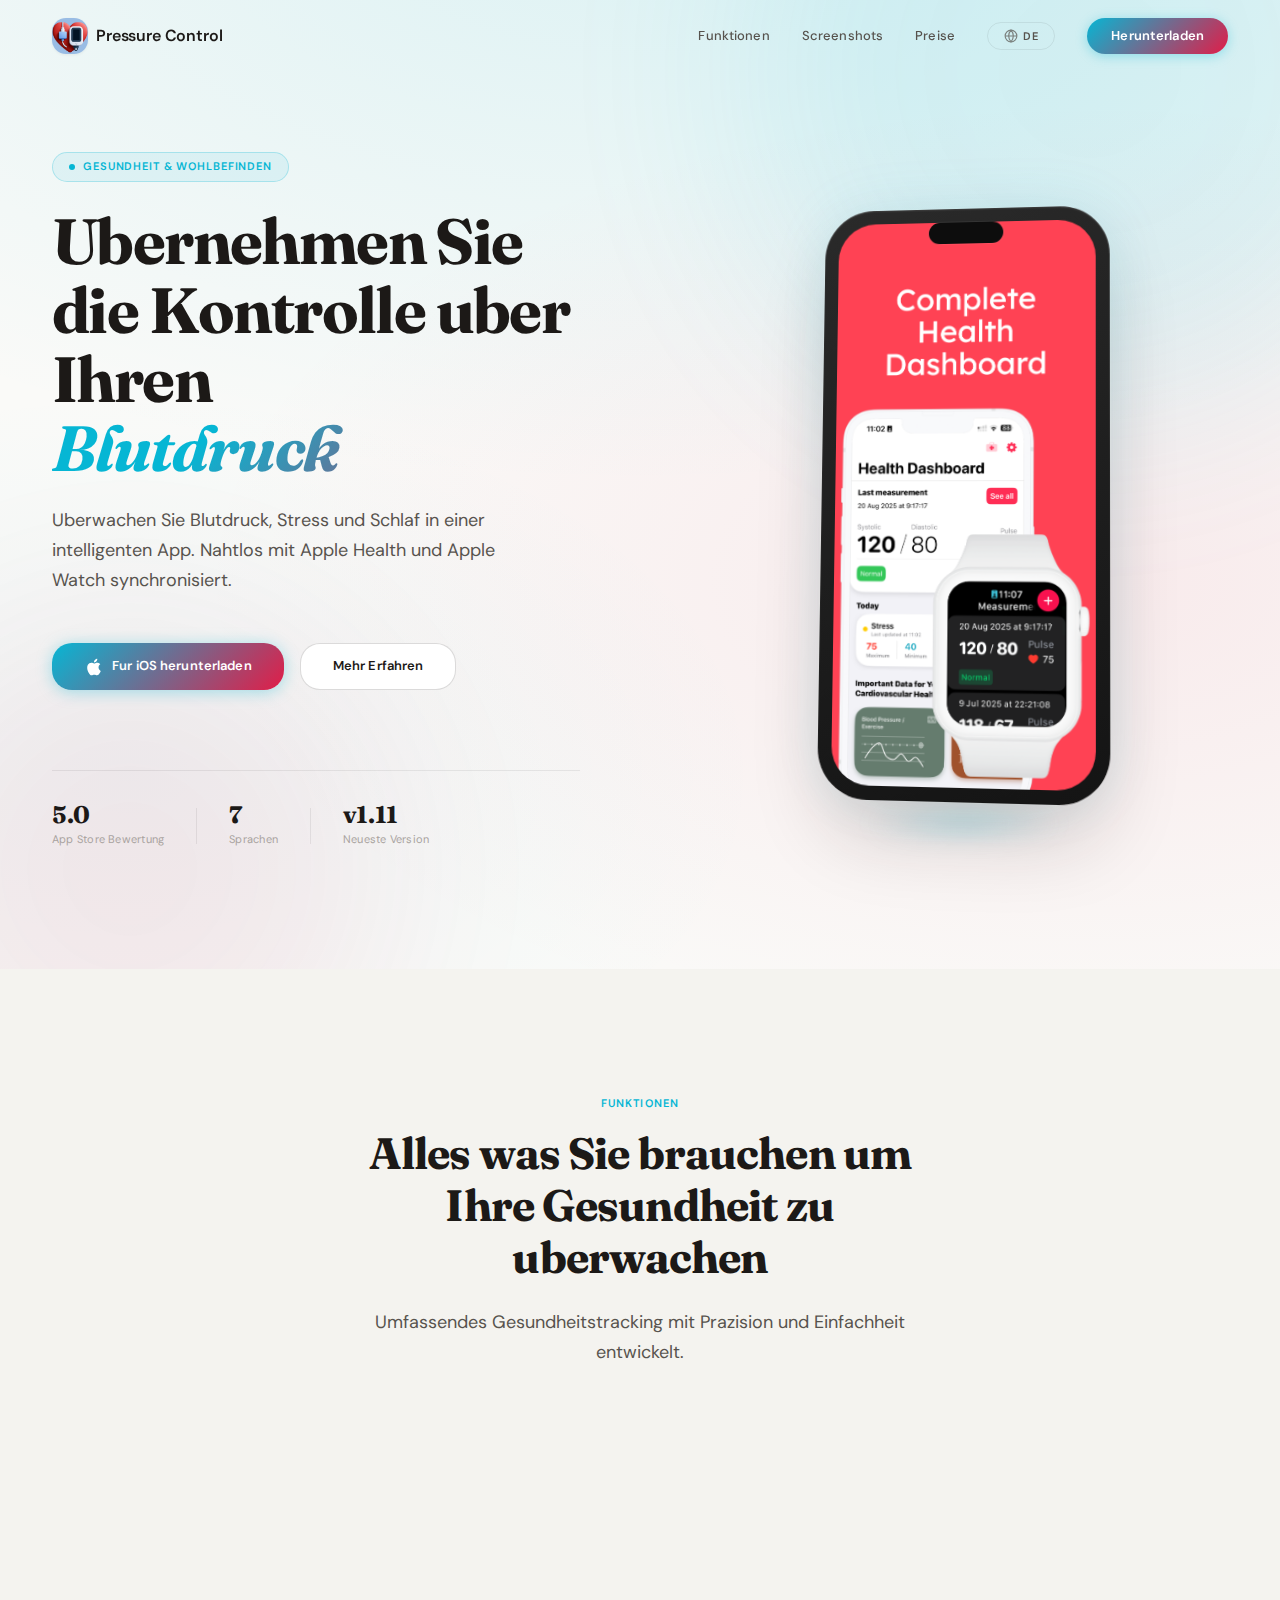
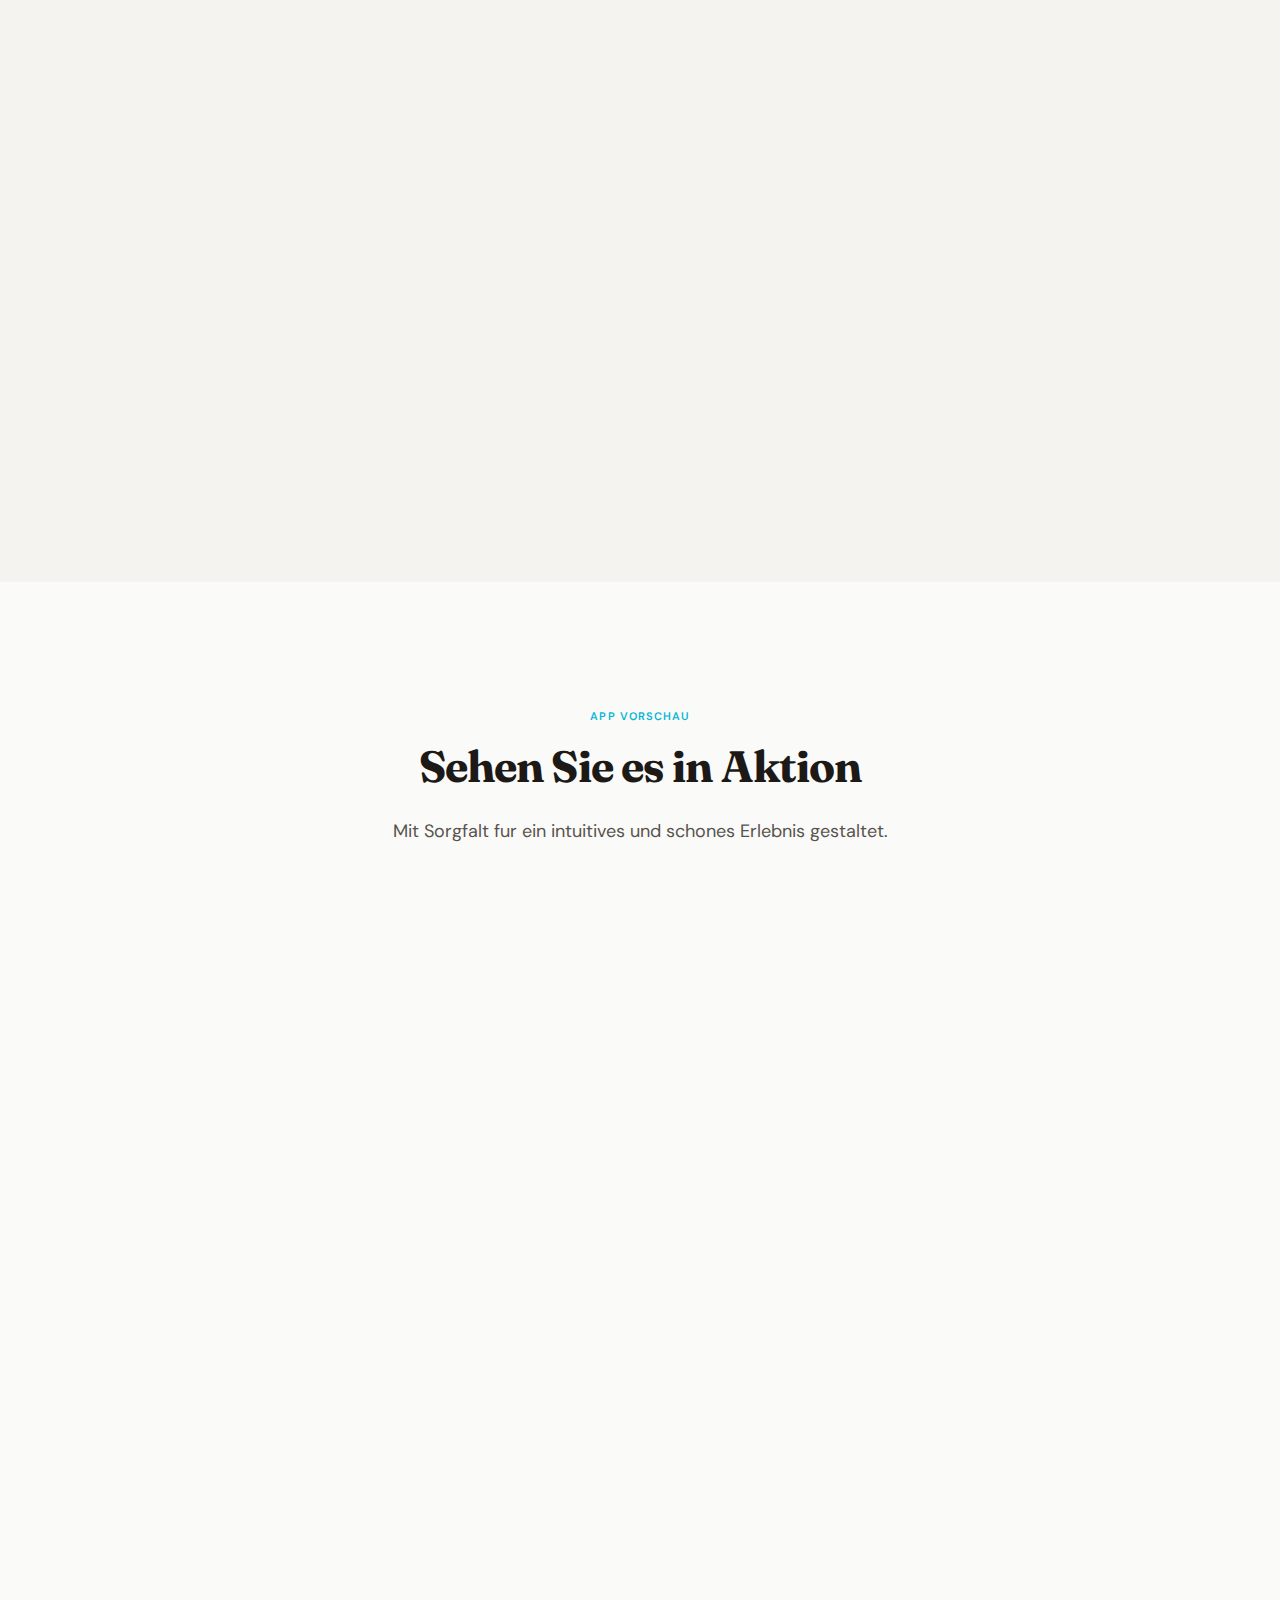
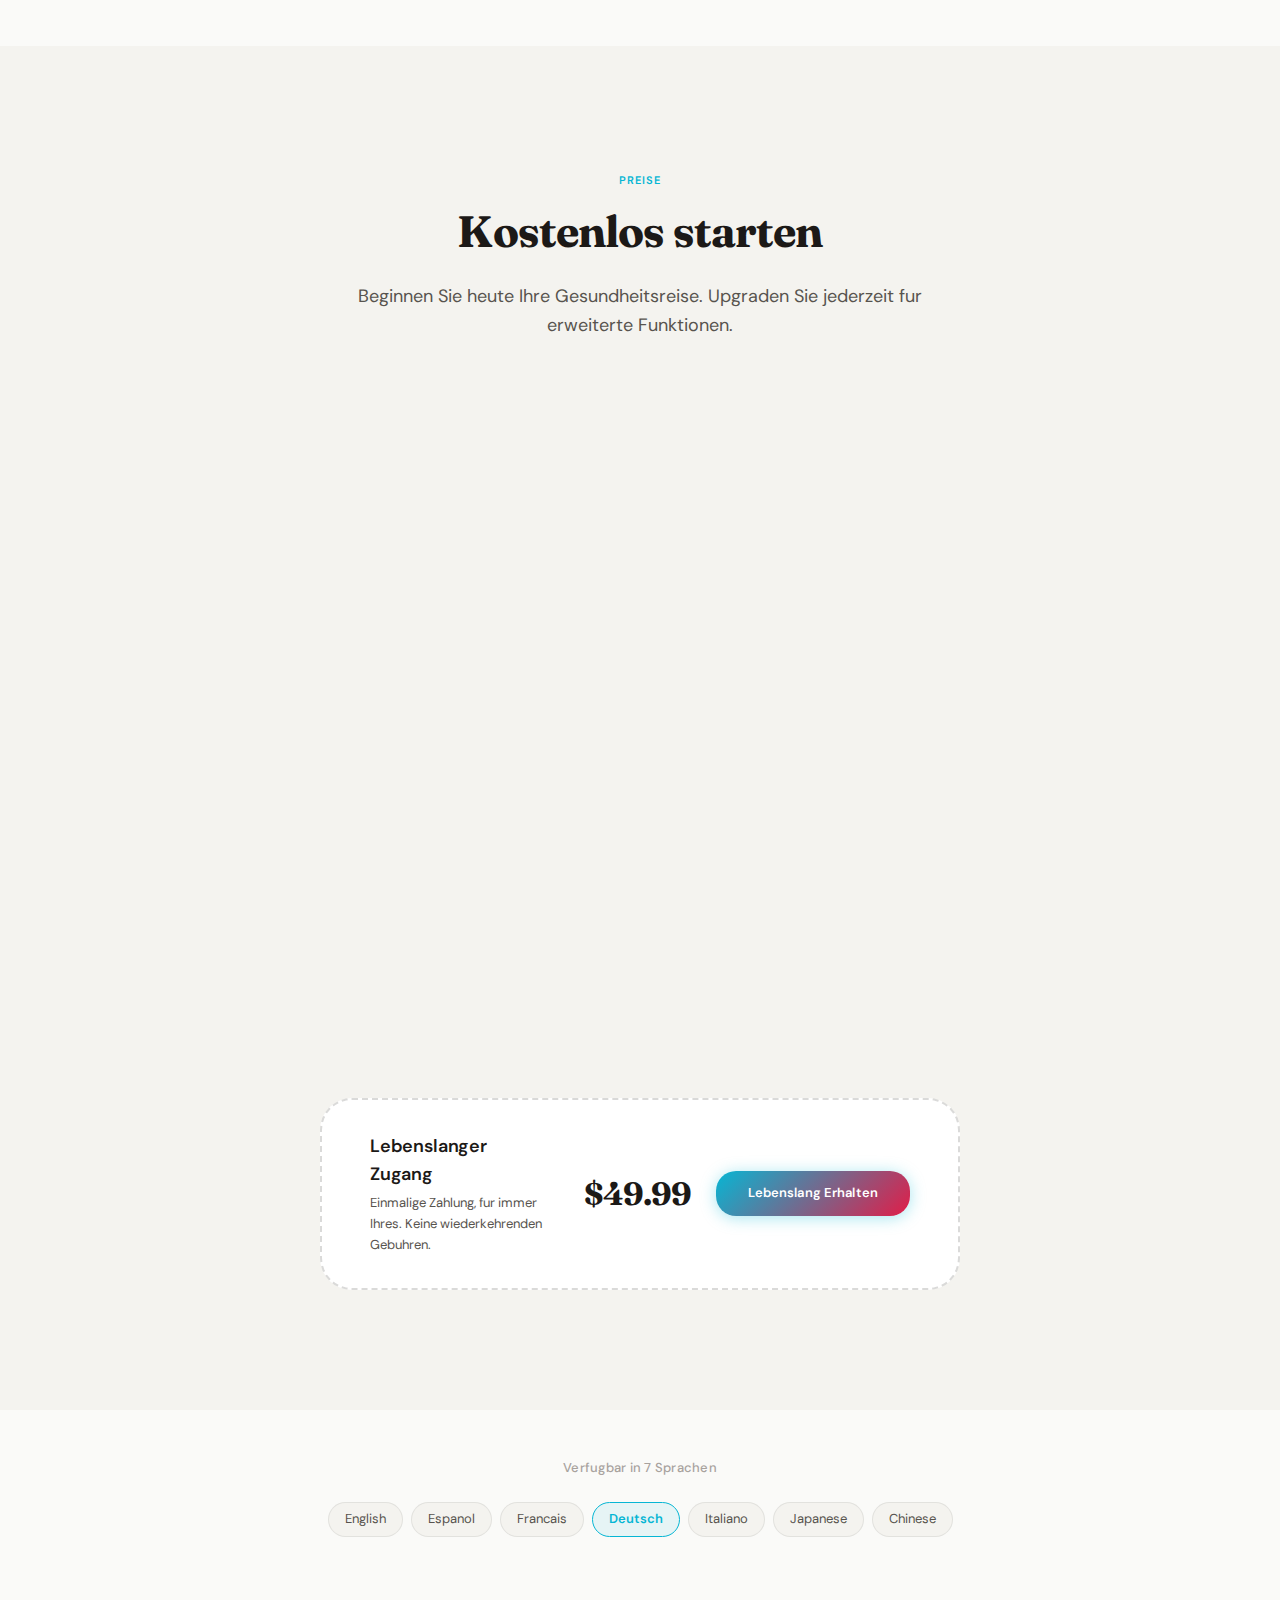
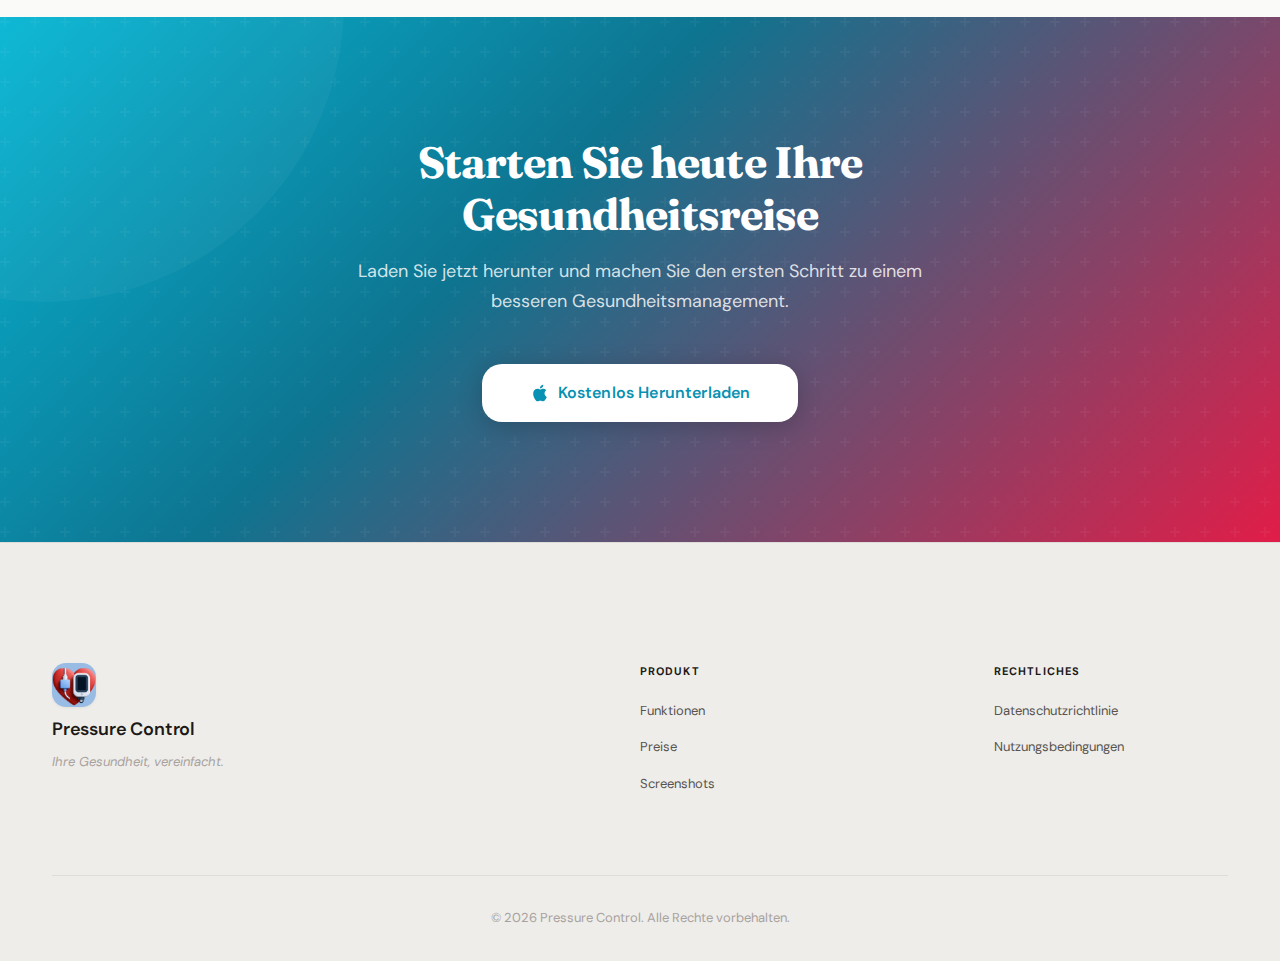
<file: de/index.html>
<!DOCTYPE html>
<html lang="de">
<head>
    <meta charset="UTF-8" />
    <meta name="viewport" content="width=device-width, initial-scale=1.0" />
    <title>Pressure Control - Intelligente Blutdruckuberwachung</title>
    
    <meta name="description" content="Uberwachen Sie Blutdruck, Stress und Schlaf mit Apple Health und Apple Watch Integration. Klare Diagramme, Verlauf und wochentliche KI-Berichte." />
    <meta name="theme-color" content="#0a0a0a" media="(prefers-color-scheme: dark)" />
    <meta name="theme-color" content="#ffffff" media="(prefers-color-scheme: light)" />
    
    <link rel="icon" href="../assets/favicon.png" />
    
    <meta property="og:title" content="Pressure Control - Intelligente Blutdruckuberwachung" />
    <meta property="og:description" content="Uberwachen Sie Blutdruck, Stress und Schlaf mit Apple Health und Apple Watch Integration." />
    <meta property="og:image" content="../assets/og-image.png" />

    <link rel="canonical" href="https://litoarias.github.io/landing-pressure-control/de/" />
    <link rel="alternate" hreflang="en" href="https://litoarias.github.io/landing-pressure-control/" />
    <link rel="alternate" hreflang="es" href="https://litoarias.github.io/landing-pressure-control/es/" />
    <link rel="alternate" hreflang="fr" href="https://litoarias.github.io/landing-pressure-control/fr/" />
    <link rel="alternate" hreflang="de" href="https://litoarias.github.io/landing-pressure-control/de/" />
    <link rel="alternate" hreflang="it" href="https://litoarias.github.io/landing-pressure-control/it/" />
    <link rel="alternate" hreflang="ja" href="https://litoarias.github.io/landing-pressure-control/ja/" />
    <link rel="alternate" hreflang="zh" href="https://litoarias.github.io/landing-pressure-control/zh/" />
    <link rel="alternate" hreflang="x-default" href="https://litoarias.github.io/landing-pressure-control/" />
    
    <link rel="preconnect" href="https://fonts.googleapis.com">
    <link rel="preconnect" href="https://fonts.gstatic.com" crossorigin>
    <link href="https://fonts.googleapis.com/css2?family=Inter:wght@300;400;500;600;700&display=swap" rel="stylesheet">
    
    <link rel="stylesheet" href="https://litoarias.github.io/landing-pressure-control/assets/style.css" />
</head>
<body>
    <!-- Navigation -->
    <nav class="nav">
        <div class="nav__container">
            <a href="./index.html" class="nav__logo">
                <img src="../content/image/xjf2048aaxk5vkiasgrz.jpg" alt="Pressure Control" class="nav__logo-img" />
                <span class="nav__logo-text">Pressure Control</span>
            </a>
            <div class="nav__links">
                <a href="#features" class="nav__link">Funktionen</a>
                <a href="#screenshots" class="nav__link">Screenshots</a>
                <a href="#pricing" class="nav__link">Preise</a>
                <div class="nav__lang">
                    <button class="nav__lang-btn" aria-label="Sprache andern" type="button">
                        <svg viewBox="0 0 24 24" fill="none" stroke="currentColor" stroke-width="2">
                            <circle cx="12" cy="12" r="10"/>
                            <path d="M2 12h20M12 2a15.3 15.3 0 0 1 4 10 15.3 15.3 0 0 1-4 10 15.3 15.3 0 0 1-4-10 15.3 15.3 0 0 1 4-10z"/>
                        </svg>
                        DE
                    </button>
                    <div class="nav__lang-dropdown">
                        <a href="../index.html" class="nav__lang-option">English</a>
                        <a href="../es/index.html" class="nav__lang-option">Espanol</a>
                        <a href="../fr/index.html" class="nav__lang-option">Francais</a>
                        <a href="../de/index.html" class="nav__lang-option nav__lang-option--active">Deutsch</a>
                        <a href="../it/index.html" class="nav__lang-option">Italiano</a>
                        <a href="../ja/index.html" class="nav__lang-option">Japanese</a>
                        <a href="../zh/index.html" class="nav__lang-option">Chinese</a>
                    </div>
                </div>
                <a href="https://apps.apple.com/us/app/pressure-control-tracker/id6738280822" class="nav__cta" target="_blank">
                    Herunterladen
                </a>
            </div>
            <button class="nav__mobile-toggle" aria-label="Menu offnen">
                <span></span>
                <span></span>
                <span></span>
            </button>
        </div>
    </nav>

    <!-- Hero Section -->
    <section class="hero">
        <div class="hero__background">
            <div class="hero__gradient"></div>
            <div class="hero__orb hero__orb--1"></div>
            <div class="hero__orb hero__orb--2"></div>
        </div>
        <div class="hero__container">
            <div class="hero__content">
                <div class="hero__badge">
                    <span class="hero__badge-dot"></span>
                    Gesundheit & Wohlbefinden
                </div>
                <h1 class="hero__title">
                    Ubernehmen Sie die Kontrolle uber Ihren
                    <span class="hero__title-gradient">Blutdruck</span>
                </h1>
                <p class="hero__subtitle">
                    Uberwachen Sie Blutdruck, Stress und Schlaf in einer intelligenten App. 
                    Nahtlos mit Apple Health und Apple Watch synchronisiert.
                </p>
                <div class="hero__actions">
                    <a href="https://apps.apple.com/us/app/pressure-control-tracker/id6738280822" class="btn btn--primary" target="_blank">
                        <svg class="btn__icon" viewBox="0 0 24 24" fill="currentColor">
                            <path d="M18.71 19.5c-.83 1.24-1.71 2.45-3.05 2.47-1.34.03-1.77-.79-3.29-.79-1.53 0-2 .77-3.27.82-1.31.05-2.3-1.32-3.14-2.53C4.25 17 2.94 12.45 4.7 9.39c.87-1.52 2.43-2.48 4.12-2.51 1.28-.02 2.5.87 3.29.87.78 0 2.26-1.07 3.81-.91.65.03 2.47.26 3.64 1.98-.09.06-2.17 1.28-2.15 3.81.03 3.02 2.65 4.03 2.68 4.04-.03.07-.42 1.44-1.38 2.83M13 3.5c.73-.83 1.94-1.46 2.94-1.5.13 1.17-.34 2.35-1.04 3.19-.69.85-1.83 1.51-2.95 1.42-.15-1.15.41-2.35 1.05-3.11z"/>
                        </svg>
                        Fur iOS herunterladen
                    </a>
                    <a href="#features" class="btn btn--secondary">
                        Mehr Erfahren
                    </a>
                </div>
                <div class="hero__stats">
                    <div class="hero__stat">
                        <span class="hero__stat-value">5.0</span>
                        <span class="hero__stat-label">App Store Bewertung</span>
                    </div>
                    <div class="hero__stat-divider"></div>
                    <div class="hero__stat">
                        <span class="hero__stat-value">7</span>
                        <span class="hero__stat-label">Sprachen</span>
                    </div>
                    <div class="hero__stat-divider"></div>
                    <div class="hero__stat">
                        <span class="hero__stat-value">v1.11</span>
                        <span class="hero__stat-label">Neueste Version</span>
                    </div>
                </div>
            </div>
            <div class="hero__visual">
                <div class="hero__phone">
                    <div class="hero__phone-frame">
                        <img src="../content/image/eruy1h8m5gm5fyy31j3.jpeg" alt="Pressure Control Screenshot" class="hero__phone-screen" />
                    </div>
                </div>
            </div>
        </div>
    </section>

    <!-- Features Section -->
    <section id="features" class="features">
        <div class="features__container">
            <div class="features__header">
                <span class="features__label">Funktionen</span>
                <h2 class="features__title">Alles was Sie brauchen um<br />Ihre Gesundheit zu uberwachen</h2>
                <p class="features__description">
                    Umfassendes Gesundheitstracking mit Prazision und Einfachheit entwickelt.
                </p>
            </div>
            <div class="features__grid">
                <div class="feature-card">
                    <div class="feature-card__icon">
                        <svg viewBox="0 0 24 24" fill="none" stroke="currentColor" stroke-width="2">
                            <path d="M22 12h-4l-3 9L9 3l-3 9H2"/>
                        </svg>
                    </div>
                    <h3 class="feature-card__title">Echtzeit-Uberwachung</h3>
                    <p class="feature-card__text">Verfolgen Sie Ihren Blutdruck und Herzfrequenz mit medizinischer Genauigkeit in Echtzeit.</p>
                </div>
                <div class="feature-card">
                    <div class="feature-card__icon">
                        <svg viewBox="0 0 24 24" fill="none" stroke="currentColor" stroke-width="2">
                            <circle cx="12" cy="12" r="10"/>
                            <path d="M12 6v6l4 2"/>
                        </svg>
                    </div>
                    <h3 class="feature-card__title">Gesundheitsverlauf</h3>
                    <p class="feature-card__text">Greifen Sie auf Ihren vollstandigen Verlauf mit detaillierten Diagrammen und Trendanalysen zu.</p>
                </div>
                <div class="feature-card">
                    <div class="feature-card__icon">
                        <svg viewBox="0 0 24 24" fill="none" stroke="currentColor" stroke-width="2">
                            <rect x="3" y="4" width="18" height="18" rx="2" ry="2"/>
                            <line x1="16" y1="2" x2="16" y2="6"/>
                            <line x1="8" y1="2" x2="8" y2="6"/>
                            <line x1="3" y1="10" x2="21" y2="10"/>
                        </svg>
                    </div>
                    <h3 class="feature-card__title">Apple Health Synchronisation</h3>
                    <p class="feature-card__text">Synchronisieren Sie mit Apple Health und Apple Watch fur einheitliche Gesundheitsdaten.</p>
                </div>
                <div class="feature-card">
                    <div class="feature-card__icon">
                        <svg viewBox="0 0 24 24" fill="none" stroke="currentColor" stroke-width="2">
                            <path d="M12 2L2 7l10 5 10-5-10-5z"/>
                            <path d="M2 17l10 5 10-5"/>
                            <path d="M2 12l10 5 10-5"/>
                        </svg>
                    </div>
                    <h3 class="feature-card__title">KI-gestutzte Analysen</h3>
                    <p class="feature-card__text">Erhalten Sie wochentliche KI-generierte Gesundheitsberichte mit personalisierten Empfehlungen.</p>
                </div>
                <div class="feature-card">
                    <div class="feature-card__icon">
                        <svg viewBox="0 0 24 24" fill="none" stroke="currentColor" stroke-width="2">
                            <path d="M18 8A6 6 0 0 0 6 8c0 7-3 9-3 9h18s-3-2-3-9"/>
                            <path d="M13.73 21a2 2 0 0 1-3.46 0"/>
                        </svg>
                    </div>
                    <h3 class="feature-card__title">Intelligente Warnungen</h3>
                    <p class="feature-card__text">Werden Sie uber ungewohnliche Muster und wichtige Gesundheitsveranderungen benachrichtigt.</p>
                </div>
                <div class="feature-card">
                    <div class="feature-card__icon">
                        <svg viewBox="0 0 24 24" fill="none" stroke="currentColor" stroke-width="2">
                            <path d="M14 2H6a2 2 0 0 0-2 2v16a2 2 0 0 0 2 2h12a2 2 0 0 0 2-2V8z"/>
                            <polyline points="14 2 14 8 20 8"/>
                            <line x1="16" y1="13" x2="8" y2="13"/>
                            <line x1="16" y1="17" x2="8" y2="17"/>
                        </svg>
                    </div>
                    <h3 class="feature-card__title">Berichte Exportieren</h3>
                    <p class="feature-card__text">Exportieren Sie Ihre Daten als PDF oder CSV um sie mit Ihrem Arzt zu teilen.</p>
                </div>
            </div>
        </div>
    </section>

    <!-- Screenshots Section -->
    <section id="screenshots" class="screenshots">
        <div class="screenshots__container">
            <div class="screenshots__header">
                <span class="screenshots__label">App Vorschau</span>
                <h2 class="screenshots__title">Sehen Sie es in Aktion</h2>
                <p class="screenshots__description">
                    Mit Sorgfalt fur ein intuitives und schones Erlebnis gestaltet.
                </p>
            </div>
            <div class="screenshots__carousel">
                <div class="screenshots__track">
                    <div class="screenshot-card">
                        <img src="../content/image/eruy1h8m5gm5fyy31j3.jpeg" alt="Dashboard" class="screenshot-card__img" />
                    </div>
                    <div class="screenshot-card">
                        <img src="../content/image/w25g7l3phbv2t5i1jce.jpeg" alt="Gesundheitsdiagramme" class="screenshot-card__img" />
                    </div>
                    <div class="screenshot-card">
                        <img src="../content/image/8i3n38wxf0xh0ama4yc.jpeg" alt="Verlauf" class="screenshot-card__img" />
                    </div>
                    <div class="screenshot-card">
                        <img src="../content/image/u0ylt6tgfgceg8frl8t.jpeg" alt="KI-Berichte" class="screenshot-card__img" />
                    </div>
                </div>
            </div>
        </div>
    </section>

    <!-- Pricing Section -->
    <section id="pricing" class="pricing">
        <div class="pricing__container">
            <div class="pricing__header">
                <span class="pricing__label">Preise</span>
                <h2 class="pricing__title">Kostenlos starten</h2>
                <p class="pricing__description">
                    Beginnen Sie heute Ihre Gesundheitsreise. Upgraden Sie jederzeit fur erweiterte Funktionen.
                </p>
            </div>
            <div class="pricing__cards pricing__cards--three">
                <div class="pricing-card">
                    <div class="pricing-card__header">
                        <h3 class="pricing-card__name">Kostenlos</h3>
                        <div class="pricing-card__price">
                            <span class="pricing-card__amount">$0</span>
                            <span class="pricing-card__period">fur immer</span>
                        </div>
                    </div>
                    <ul class="pricing-card__features">
                        <li>
                            <svg viewBox="0 0 24 24" fill="none" stroke="currentColor" stroke-width="3">
                                <polyline points="20 6 9 17 4 12"/>
                            </svg>
                            Blutdruck und Herzfrequenz erfassen
                        </li>
                        <li>
                            <svg viewBox="0 0 24 24" fill="none" stroke="currentColor" stroke-width="3">
                                <polyline points="20 6 9 17 4 12"/>
                            </svg>
                            Verlauf mit einfachen Diagrammen
                        </li>
                        <li>
                            <svg viewBox="0 0 24 24" fill="none" stroke="currentColor" stroke-width="3">
                                <polyline points="20 6 9 17 4 12"/>
                            </svg>
                            HealthKit und Apple Watch Sync
                        </li>
                    </ul>
                    <a href="https://apps.apple.com/us/app/pressure-control-tracker/id6738280822" class="pricing-card__btn pricing-card__btn--secondary" target="_blank">
                        Loslegen
                    </a>
                </div>
                <div class="pricing-card pricing-card--featured">
                    <div class="pricing-card__badge">Bester Wert</div>
                    <div class="pricing-card__header">
                        <h3 class="pricing-card__name">Jahrlich</h3>
                        <div class="pricing-card__price">
                            <span class="pricing-card__amount">$14.99</span>
                            <span class="pricing-card__period">/Jahr</span>
                        </div>
                        <span class="pricing-card__savings">Sparen Sie 37%</span>
                    </div>
                    <ul class="pricing-card__features">
                        <li>
                            <svg viewBox="0 0 24 24" fill="none" stroke="currentColor" stroke-width="3">
                                <polyline points="20 6 9 17 4 12"/>
                            </svg>
                            Alles aus Kostenlos
                        </li>
                        <li>
                            <svg viewBox="0 0 24 24" fill="none" stroke="currentColor" stroke-width="3">
                                <polyline points="20 6 9 17 4 12"/>
                            </svg>
                            Wochentliche KI-Gesundheitsberichte
                        </li>
                        <li>
                            <svg viewBox="0 0 24 24" fill="none" stroke="currentColor" stroke-width="3">
                                <polyline points="20 6 9 17 4 12"/>
                            </svg>
                            Mustererkennung und Warnungen
                        </li>
                        <li>
                            <svg viewBox="0 0 24 24" fill="none" stroke="currentColor" stroke-width="3">
                                <polyline points="20 6 9 17 4 12"/>
                            </svg>
                            PDF und CSV Export
                        </li>
                        <li>
                            <svg viewBox="0 0 24 24" fill="none" stroke="currentColor" stroke-width="3">
                                <polyline points="20 6 9 17 4 12"/>
                            </svg>
                            Stress und Schlafanalysen
                        </li>
                    </ul>
                    <a href="https://apps.apple.com/us/app/pressure-control-tracker/id6738280822" class="pricing-card__btn pricing-card__btn--primary" target="_blank">
                        Jahrlich Abonnieren
                    </a>
                </div>
                <div class="pricing-card">
                    <div class="pricing-card__header">
                        <h3 class="pricing-card__name">Monatlich</h3>
                        <div class="pricing-card__price">
                            <span class="pricing-card__amount">$1.99</span>
                            <span class="pricing-card__period">/Monat</span>
                        </div>
                    </div>
                    <ul class="pricing-card__features">
                        <li>
                            <svg viewBox="0 0 24 24" fill="none" stroke="currentColor" stroke-width="3">
                                <polyline points="20 6 9 17 4 12"/>
                            </svg>
                            Alles aus Kostenlos
                        </li>
                        <li>
                            <svg viewBox="0 0 24 24" fill="none" stroke="currentColor" stroke-width="3">
                                <polyline points="20 6 9 17 4 12"/>
                            </svg>
                            Wochentliche KI-Gesundheitsberichte
                        </li>
                        <li>
                            <svg viewBox="0 0 24 24" fill="none" stroke="currentColor" stroke-width="3">
                                <polyline points="20 6 9 17 4 12"/>
                            </svg>
                            Mustererkennung und Warnungen
                        </li>
                        <li>
                            <svg viewBox="0 0 24 24" fill="none" stroke="currentColor" stroke-width="3">
                                <polyline points="20 6 9 17 4 12"/>
                            </svg>
                            PDF und CSV Export
                        </li>
                        <li>
                            <svg viewBox="0 0 24 24" fill="none" stroke="currentColor" stroke-width="3">
                                <polyline points="20 6 9 17 4 12"/>
                            </svg>
                            Stress und Schlafanalysen
                        </li>
                    </ul>
                    <a href="https://apps.apple.com/us/app/pressure-control-tracker/id6738280822" class="pricing-card__btn pricing-card__btn--secondary" target="_blank">
                        Monatlich Abonnieren
                    </a>
                </div>
            </div>
            <div class="pricing__lifetime">
                <div class="pricing__lifetime-content">
                    <div class="pricing__lifetime-info">
                        <h3 class="pricing__lifetime-title">Lebenslanger Zugang</h3>
                        <p class="pricing__lifetime-text">Einmalige Zahlung, fur immer Ihres. Keine wiederkehrenden Gebuhren.</p>
                    </div>
                    <div class="pricing__lifetime-price">
                        <span class="pricing__lifetime-amount">$49.99</span>
                        <a href="https://apps.apple.com/us/app/pressure-control-tracker/id6738280822" class="btn btn--primary" target="_blank">
                            Lebenslang Erhalten
                        </a>
                    </div>
                </div>
            </div>
        </div>
    </section>

    <!-- Languages Section -->
    <section class="languages">
        <div class="languages__container">
            <h3 class="languages__title">Verfugbar in 7 Sprachen</h3>
            <div class="languages__list">
                <a href="../index.html" class="languages__item">English</a>
                <a href="../es/index.html" class="languages__item">Espanol</a>
                <a href="../fr/index.html" class="languages__item">Francais</a>
                <a href="../de/index.html" class="languages__item languages__item--active">Deutsch</a>
                <a href="../it/index.html" class="languages__item">Italiano</a>
                <a href="../ja/index.html" class="languages__item">Japanese</a>
                <a href="../zh/index.html" class="languages__item">Chinese</a>
            </div>
        </div>
    </section>

    <!-- CTA Section -->
    <section class="cta">
        <div class="cta__container">
            <div class="cta__content">
                <h2 class="cta__title">Starten Sie heute Ihre Gesundheitsreise</h2>
                <p class="cta__text">Laden Sie jetzt herunter und machen Sie den ersten Schritt zu einem besseren Gesundheitsmanagement.</p>
                <a href="https://apps.apple.com/us/app/pressure-control-tracker/id6738280822" class="btn btn--primary btn--large" target="_blank">
                    <svg class="btn__icon" viewBox="0 0 24 24" fill="currentColor">
                        <path d="M18.71 19.5c-.83 1.24-1.71 2.45-3.05 2.47-1.34.03-1.77-.79-3.29-.79-1.53 0-2 .77-3.27.82-1.31.05-2.3-1.32-3.14-2.53C4.25 17 2.94 12.45 4.7 9.39c.87-1.52 2.43-2.48 4.12-2.51 1.28-.02 2.5.87 3.29.87.78 0 2.26-1.07 3.81-.91.65.03 2.47.26 3.64 1.98-.09.06-2.17 1.28-2.15 3.81.03 3.02 2.65 4.03 2.68 4.04-.03.07-.42 1.44-1.38 2.83M13 3.5c.73-.83 1.94-1.46 2.94-1.5.13 1.17-.34 2.35-1.04 3.19-.69.85-1.83 1.51-2.95 1.42-.15-1.15.41-2.35 1.05-3.11z"/>
                    </svg>
                    Kostenlos Herunterladen
                </a>
            </div>
        </div>
    </section>

    <!-- Footer -->
    <footer class="footer">
        <div class="footer__container">
            <div class="footer__top">
                <div class="footer__brand">
                    <img src="../content/image/xjf2048aaxk5vkiasgrz.jpg" alt="Pressure Control" class="footer__logo" />
                    <span class="footer__brand-name">Pressure Control</span>
                    <p class="footer__tagline">Ihre Gesundheit, vereinfacht.</p>
                </div>
                <div class="footer__links-group">
                    <h4 class="footer__links-title">Produkt</h4>
                    <a href="#features" class="footer__link">Funktionen</a>
                    <a href="#pricing" class="footer__link">Preise</a>
                    <a href="#screenshots" class="footer__link">Screenshots</a>
                </div>
                <div class="footer__links-group">
                    <h4 class="footer__links-title">Rechtliches</h4>
                    <a href="https://litoarias.github.io/pressurecontrol-privacy" class="footer__link">Datenschutzrichtlinie</a>
                    <a href="#" class="footer__link">Nutzungsbedingungen</a>
                </div>
            </div>
            <div class="footer__bottom">
                <p class="footer__copyright">
                    &copy; <script>document.write(new Date().getFullYear())</script><noscript>2025</noscript> Pressure Control. Alle Rechte vorbehalten.
                </p>
            </div>
        </div>
    </footer>

    <script>
        localStorage.setItem('pc_lang', 'de');

        const mobileToggle = document.querySelector('.nav__mobile-toggle');
        const navLinks = document.querySelector('.nav__links');
        mobileToggle?.addEventListener('click', () => {
            navLinks?.classList.toggle('nav__links--active');
            mobileToggle.classList.toggle('nav__mobile-toggle--active');
        });
        const langBtn = document.querySelector('.nav__lang-btn');
        const langDropdown = document.querySelector('.nav__lang-dropdown');
        langBtn?.addEventListener('click', () => {
            langDropdown?.classList.toggle('nav__lang-dropdown--active');
        });
        document.addEventListener('click', (e) => {
            if (!e.target.closest('.nav__lang')) {
                langDropdown?.classList.remove('nav__lang-dropdown--active');
            }
        });
        const getLanguageFromHref = (href) => {
            const absolute = new URL(href, window.location.href);
            const segments = absolute.pathname.split('/').filter(Boolean);
            const last = segments[segments.length - 1] || '';
            if (last === 'index.html' && segments.length > 1) {
                return segments[segments.length - 2];
            }
            if (['es', 'fr', 'de', 'it', 'ja', 'zh'].includes(last)) {
                return last;
            }
            return 'en';
        };
        document.querySelectorAll('.nav__lang-option, .languages__item').forEach((link) => {
            link.addEventListener('click', () => {
                const lang = getLanguageFromHref(link.getAttribute('href') || '../index.html');
                localStorage.setItem('pc_lang', lang);
            });
        });
        document.querySelectorAll('a[href^="#"]').forEach(anchor => {
            anchor.addEventListener('click', function (e) {
                e.preventDefault();
                const target = document.querySelector(this.getAttribute('href'));
                if (target) {
                    target.scrollIntoView({ behavior: 'smooth', block: 'start' });
                    navLinks?.classList.remove('nav__links--active');
                    mobileToggle?.classList.remove('nav__mobile-toggle--active');
                }
            });
        });
        const nav = document.querySelector('.nav');
        window.addEventListener('scroll', () => {
            if (window.scrollY > 50) {
                nav?.classList.add('nav--scrolled');
            } else {
                nav?.classList.remove('nav--scrolled');
            }
        });
        const observerOptions = { threshold: 0.1, rootMargin: '0px 0px -50px 0px' };
        const observer = new IntersectionObserver((entries) => {
            entries.forEach(entry => {
                if (entry.isIntersecting) { entry.target.classList.add('animate-in'); }
            });
        }, observerOptions);
        document.querySelectorAll('.feature-card, .pricing-card, .screenshot-card').forEach(el => { observer.observe(el); });
    </script>
</body>
</html>
</file>
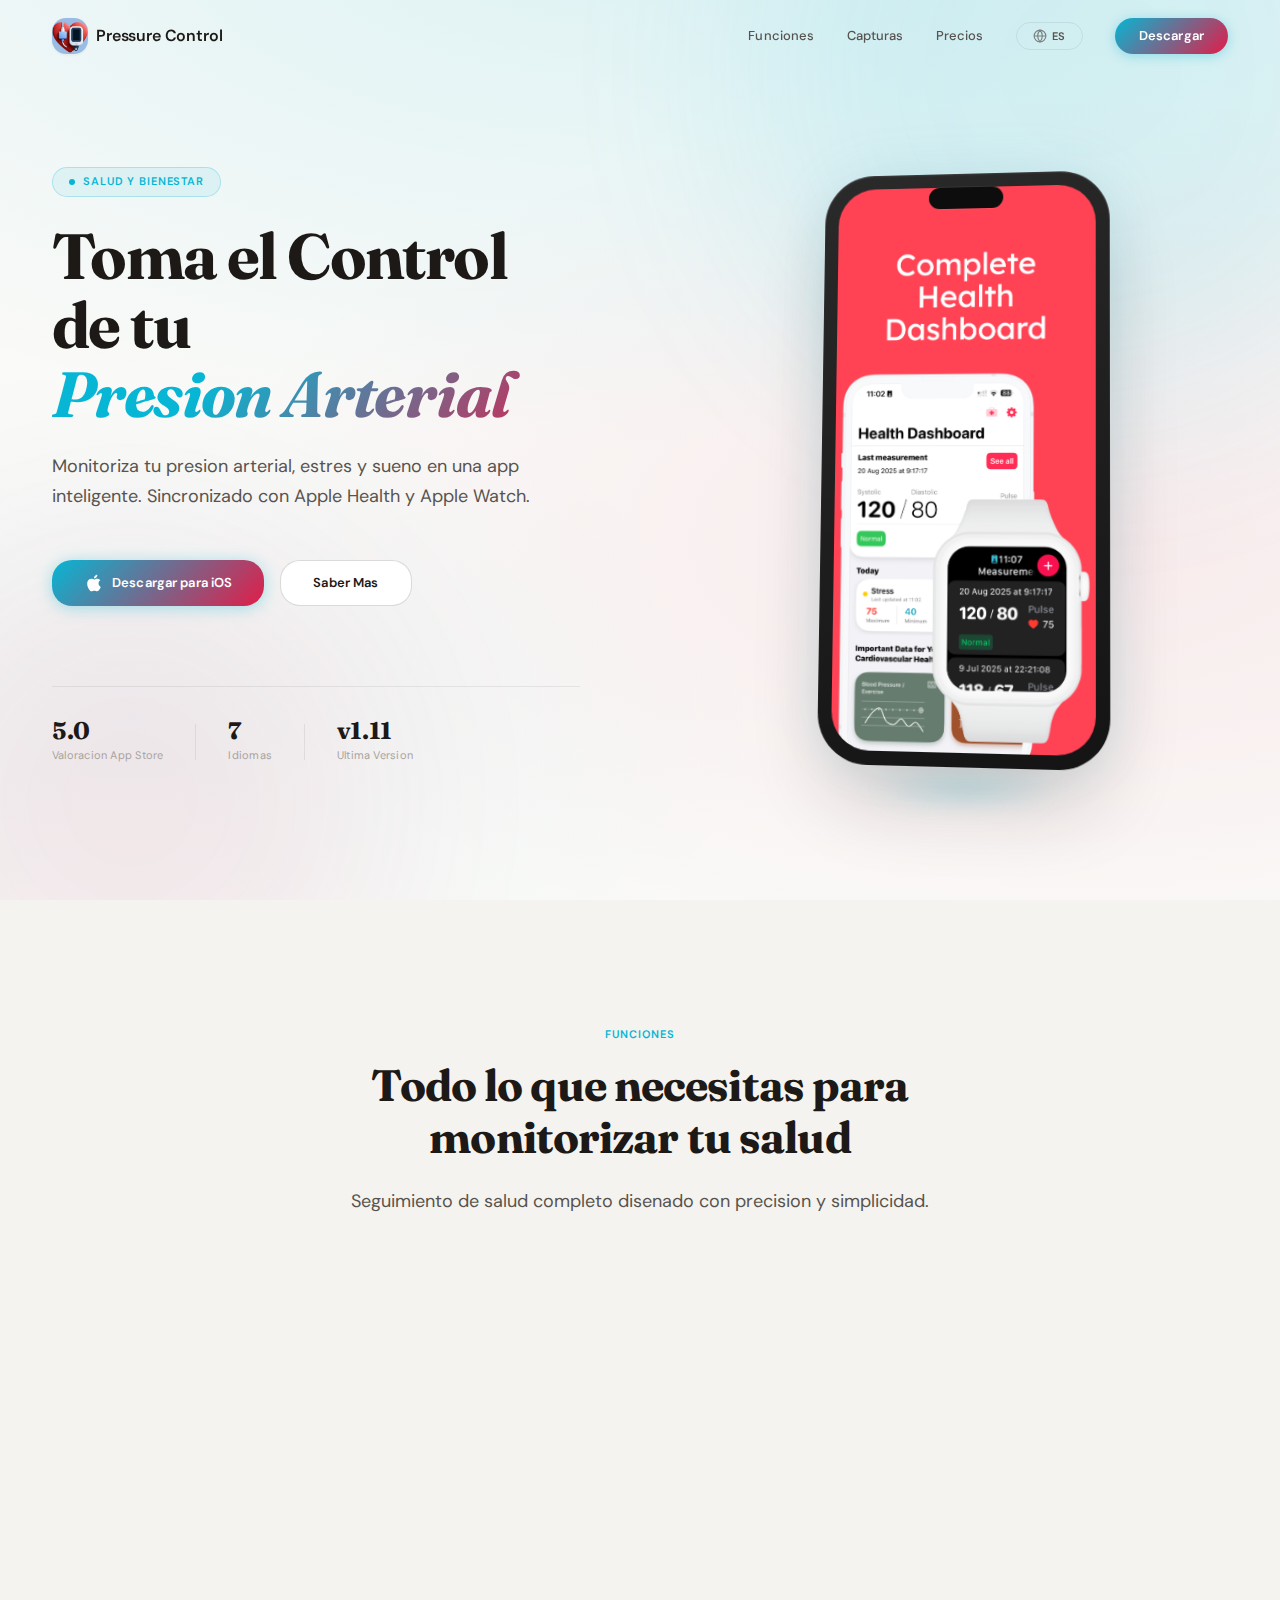
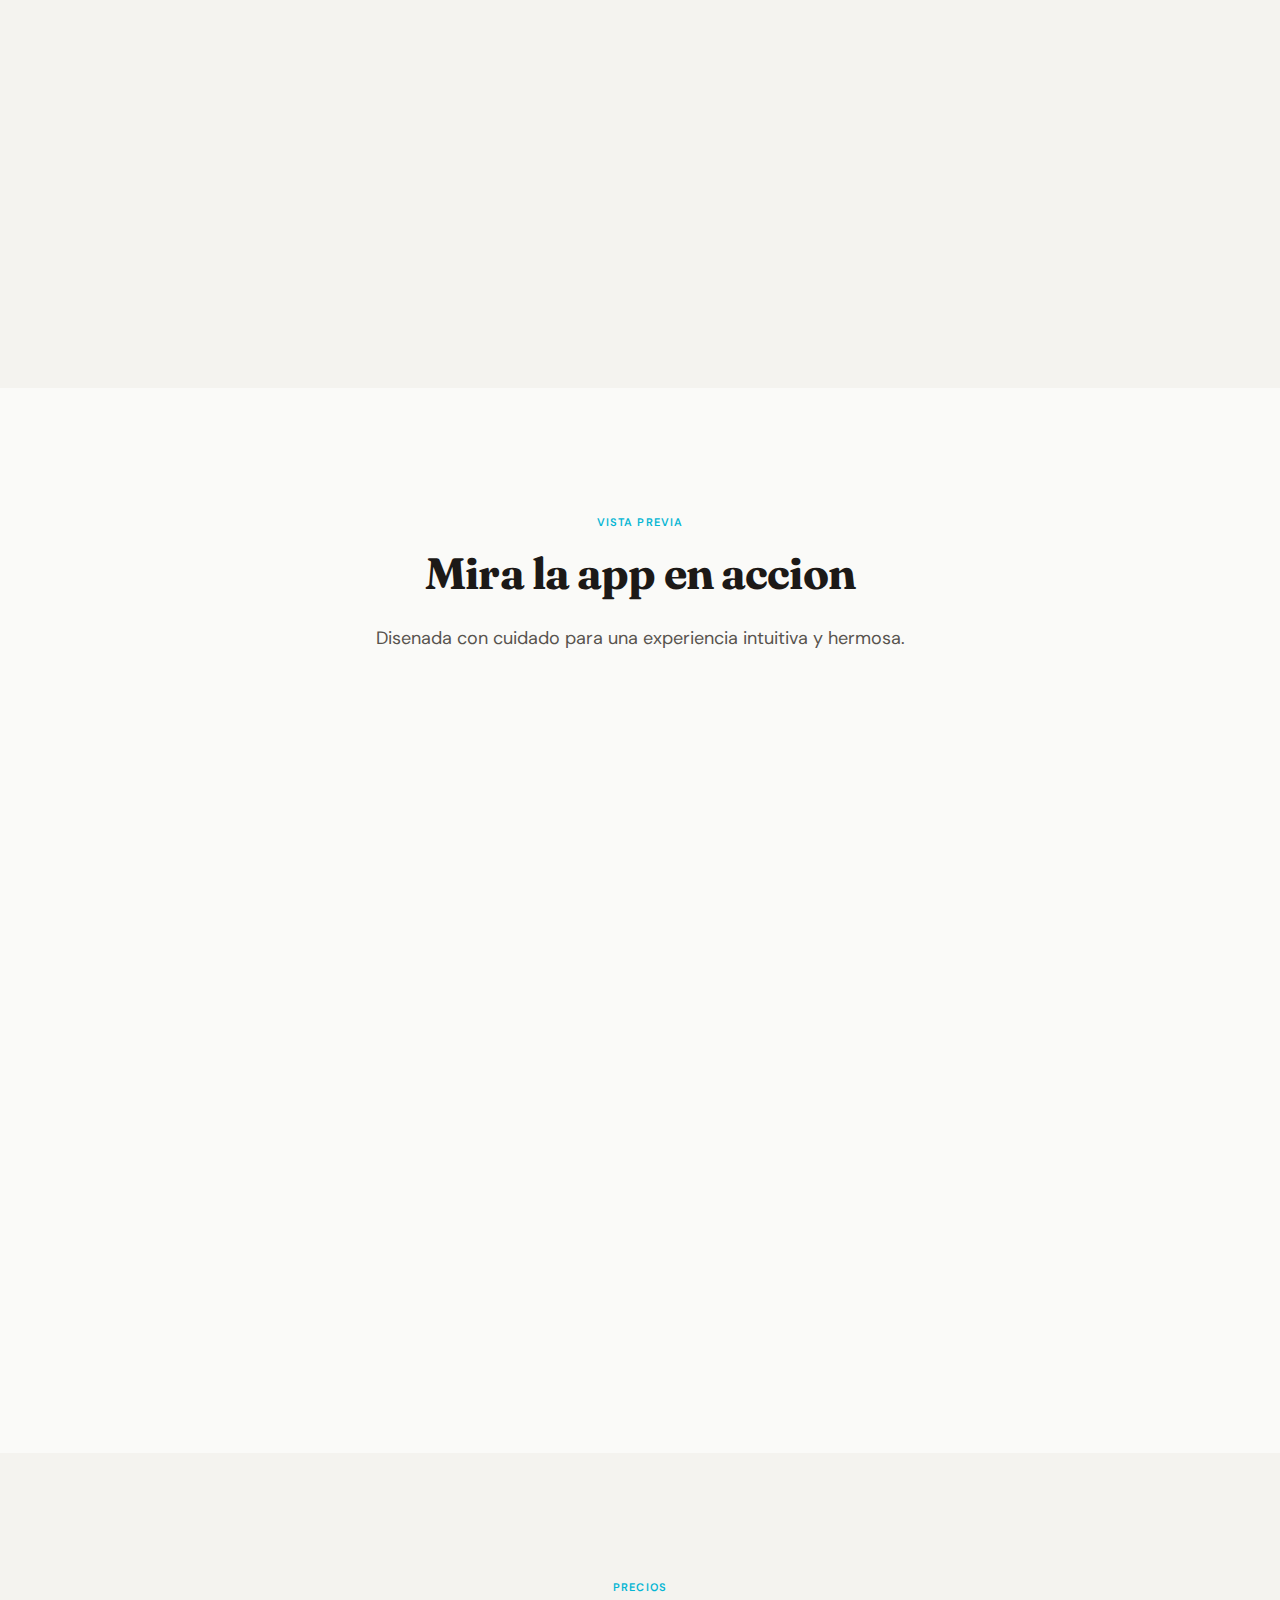
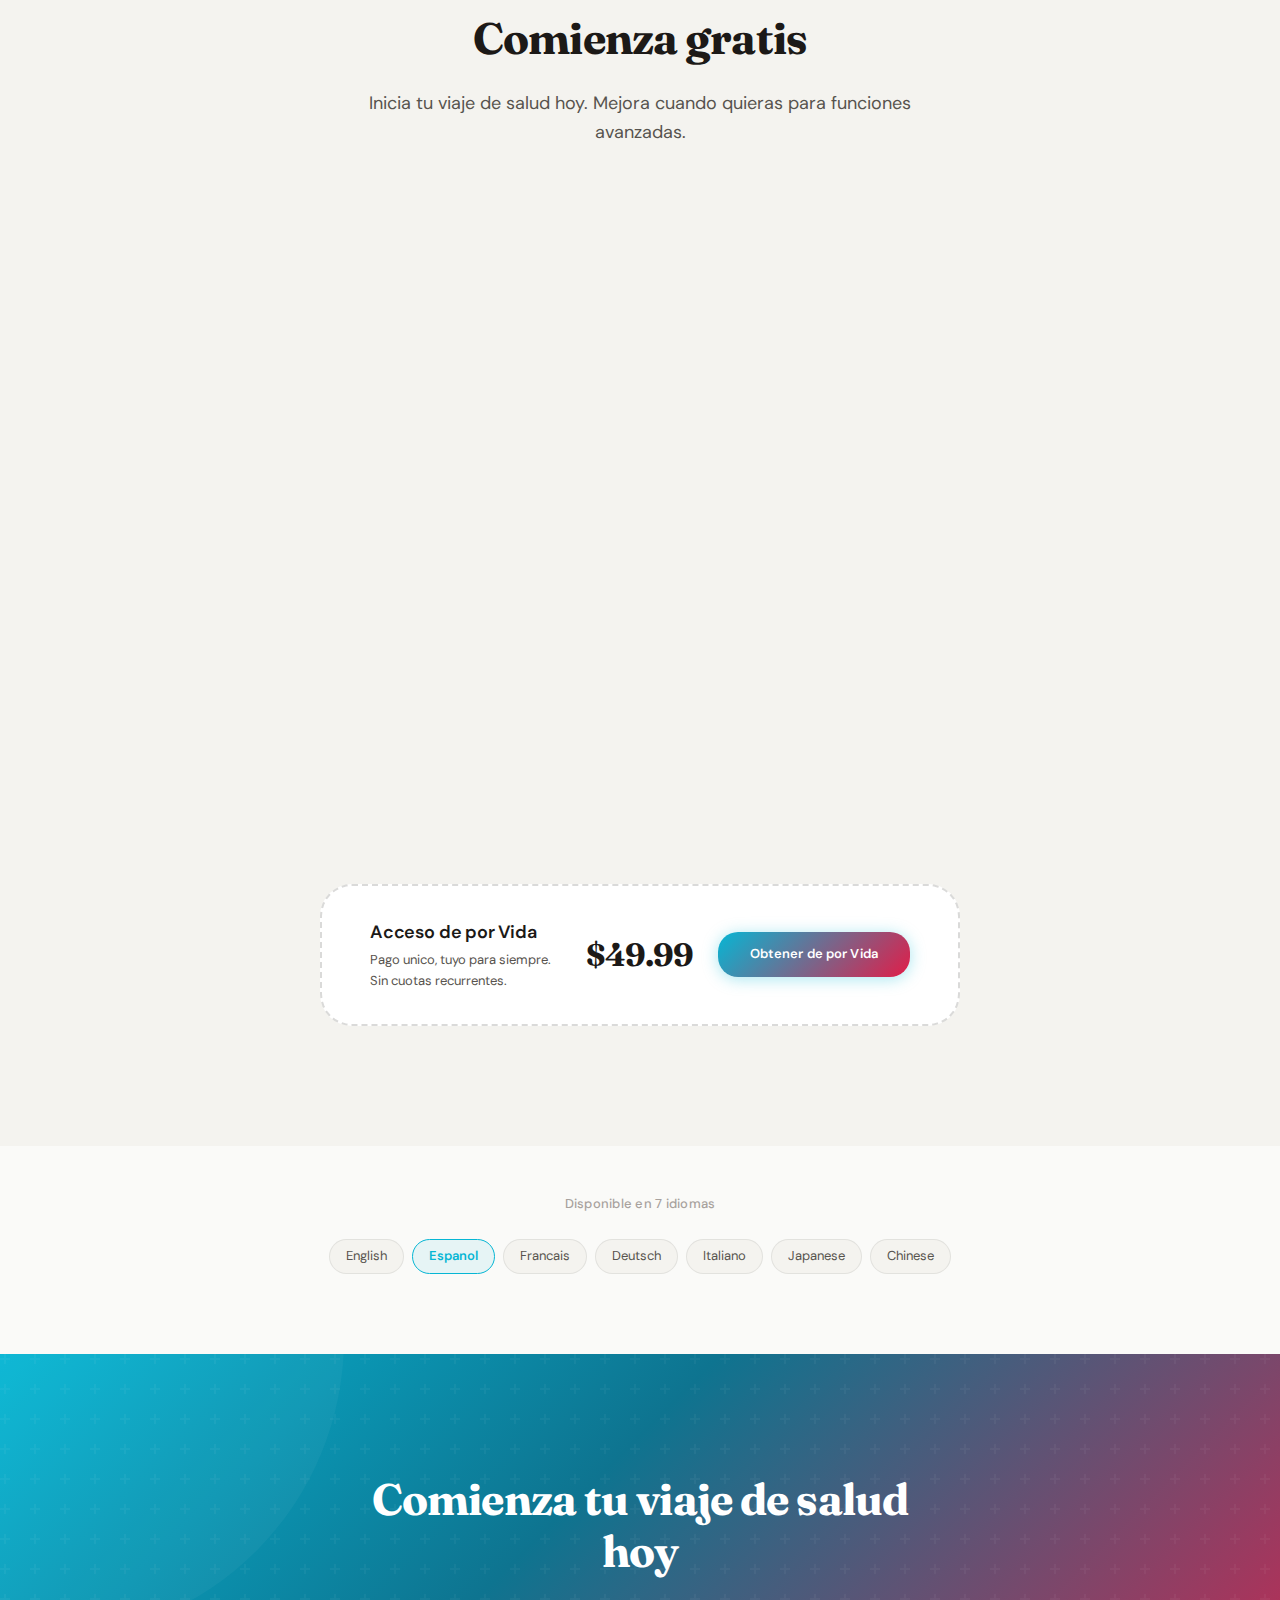
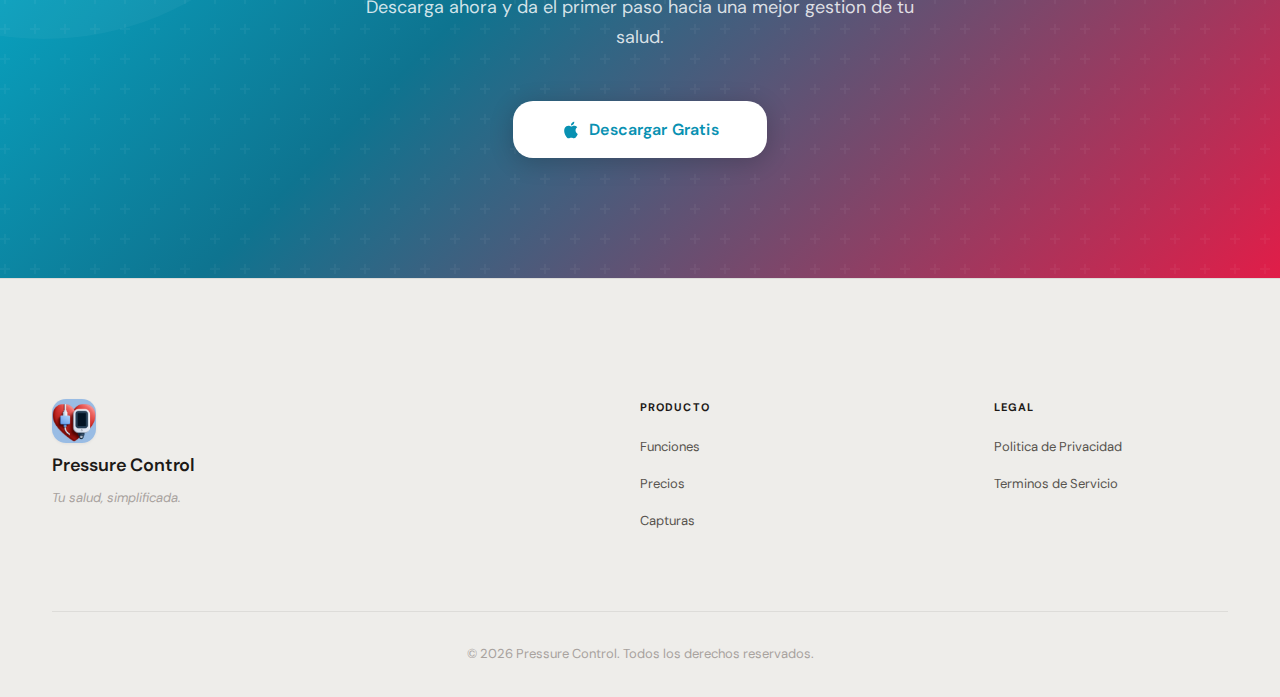
<file: es/index.html>
<!DOCTYPE html>
<html lang="es">
<head>
    <meta charset="UTF-8" />
    <meta name="viewport" content="width=device-width, initial-scale=1.0" />
    <title>Pressure Control - Monitor de Presion Arterial Inteligente</title>
    
    <meta name="description" content="Controla tu presion arterial, estres y sueno con integracion de Apple Health y Apple Watch. Graficos claros, historial e informes semanales con IA." />
    <meta name="theme-color" content="#0a0a0a" media="(prefers-color-scheme: dark)" />
    <meta name="theme-color" content="#ffffff" media="(prefers-color-scheme: light)" />
    
    <link rel="icon" href="../assets/favicon.png" />
    
    <meta property="og:title" content="Pressure Control - Monitor de Presion Arterial Inteligente" />
    <meta property="og:description" content="Controla tu presion arterial, estres y sueno con integracion de Apple Health y Apple Watch." />
    <meta property="og:image" content="../assets/og-image.png" />

    <link rel="canonical" href="https://litoarias.github.io/landing-pressure-control/es/" />
    <link rel="alternate" hreflang="en" href="https://litoarias.github.io/landing-pressure-control/" />
    <link rel="alternate" hreflang="es" href="https://litoarias.github.io/landing-pressure-control/es/" />
    <link rel="alternate" hreflang="fr" href="https://litoarias.github.io/landing-pressure-control/fr/" />
    <link rel="alternate" hreflang="de" href="https://litoarias.github.io/landing-pressure-control/de/" />
    <link rel="alternate" hreflang="it" href="https://litoarias.github.io/landing-pressure-control/it/" />
    <link rel="alternate" hreflang="ja" href="https://litoarias.github.io/landing-pressure-control/ja/" />
    <link rel="alternate" hreflang="zh" href="https://litoarias.github.io/landing-pressure-control/zh/" />
    <link rel="alternate" hreflang="x-default" href="https://litoarias.github.io/landing-pressure-control/" />
    
    <link rel="preconnect" href="https://fonts.googleapis.com">
    <link rel="preconnect" href="https://fonts.gstatic.com" crossorigin>
    <link href="https://fonts.googleapis.com/css2?family=Inter:wght@300;400;500;600;700&display=swap" rel="stylesheet">
    
    <link rel="stylesheet" href="https://litoarias.github.io/landing-pressure-control/assets/style.css" />
</head>
<body>
    <!-- Navigation -->
    <nav class="nav">
        <div class="nav__container">
            <a href="./index.html" class="nav__logo">
                <img src="../content/image/xjf2048aaxk5vkiasgrz.jpg" alt="Pressure Control" class="nav__logo-img" />
                <span class="nav__logo-text">Pressure Control</span>
            </a>
            <div class="nav__links">
                <a href="#features" class="nav__link">Funciones</a>
                <a href="#screenshots" class="nav__link">Capturas</a>
                <a href="#pricing" class="nav__link">Precios</a>
                <div class="nav__lang">
                    <button class="nav__lang-btn" aria-label="Cambiar idioma" type="button">
                        <svg viewBox="0 0 24 24" fill="none" stroke="currentColor" stroke-width="2">
                            <circle cx="12" cy="12" r="10"/>
                            <path d="M2 12h20M12 2a15.3 15.3 0 0 1 4 10 15.3 15.3 0 0 1-4 10 15.3 15.3 0 0 1-4-10 15.3 15.3 0 0 1 4-10z"/>
                        </svg>
                        ES
                    </button>
                    <div class="nav__lang-dropdown">
                        <a href="../index.html" class="nav__lang-option">English</a>
                        <a href="../es/index.html" class="nav__lang-option nav__lang-option--active">Espanol</a>
                        <a href="../fr/index.html" class="nav__lang-option">Francais</a>
                        <a href="../de/index.html" class="nav__lang-option">Deutsch</a>
                        <a href="../it/index.html" class="nav__lang-option">Italiano</a>
                        <a href="../ja/index.html" class="nav__lang-option">Japanese</a>
                        <a href="../zh/index.html" class="nav__lang-option">Chinese</a>
                    </div>
                </div>
                <a href="https://apps.apple.com/us/app/pressure-control-tracker/id6738280822" class="nav__cta" target="_blank">
                    Descargar
                </a>
            </div>
            <button class="nav__mobile-toggle" aria-label="Abrir menu">
                <span></span>
                <span></span>
                <span></span>
            </button>
        </div>
    </nav>

    <!-- Hero Section -->
    <section class="hero">
        <div class="hero__background">
            <div class="hero__gradient"></div>
            <div class="hero__orb hero__orb--1"></div>
            <div class="hero__orb hero__orb--2"></div>
        </div>
        <div class="hero__container">
            <div class="hero__content">
                <div class="hero__badge">
                    <span class="hero__badge-dot"></span>
                    Salud y Bienestar
                </div>
                <h1 class="hero__title">
                    Toma el Control de tu
                    <span class="hero__title-gradient">Presion Arterial</span>
                </h1>
                <p class="hero__subtitle">
                    Monitoriza tu presion arterial, estres y sueno en una app inteligente. 
                    Sincronizado con Apple Health y Apple Watch.
                </p>
                <div class="hero__actions">
                    <a href="https://apps.apple.com/us/app/pressure-control-tracker/id6738280822" class="btn btn--primary" target="_blank">
                        <svg class="btn__icon" viewBox="0 0 24 24" fill="currentColor">
                            <path d="M18.71 19.5c-.83 1.24-1.71 2.45-3.05 2.47-1.34.03-1.77-.79-3.29-.79-1.53 0-2 .77-3.27.82-1.31.05-2.3-1.32-3.14-2.53C4.25 17 2.94 12.45 4.7 9.39c.87-1.52 2.43-2.48 4.12-2.51 1.28-.02 2.5.87 3.29.87.78 0 2.26-1.07 3.81-.91.65.03 2.47.26 3.64 1.98-.09.06-2.17 1.28-2.15 3.81.03 3.02 2.65 4.03 2.68 4.04-.03.07-.42 1.44-1.38 2.83M13 3.5c.73-.83 1.94-1.46 2.94-1.5.13 1.17-.34 2.35-1.04 3.19-.69.85-1.83 1.51-2.95 1.42-.15-1.15.41-2.35 1.05-3.11z"/>
                        </svg>
                        Descargar para iOS
                    </a>
                    <a href="#features" class="btn btn--secondary">
                        Saber Mas
                    </a>
                </div>
                <div class="hero__stats">
                    <div class="hero__stat">
                        <span class="hero__stat-value">5.0</span>
                        <span class="hero__stat-label">Valoracion App Store</span>
                    </div>
                    <div class="hero__stat-divider"></div>
                    <div class="hero__stat">
                        <span class="hero__stat-value">7</span>
                        <span class="hero__stat-label">Idiomas</span>
                    </div>
                    <div class="hero__stat-divider"></div>
                    <div class="hero__stat">
                        <span class="hero__stat-value">v1.11</span>
                        <span class="hero__stat-label">Ultima Version</span>
                    </div>
                </div>
            </div>
            <div class="hero__visual">
                <div class="hero__phone">
                    <div class="hero__phone-frame">
                        <img src="../content/image/eruy1h8m5gm5fyy31j3.jpeg" alt="Captura de Pressure Control" class="hero__phone-screen" />
                    </div>
                </div>
            </div>
        </div>
    </section>

    <!-- Features Section -->
    <section id="features" class="features">
        <div class="features__container">
            <div class="features__header">
                <span class="features__label">Funciones</span>
                <h2 class="features__title">Todo lo que necesitas para<br />monitorizar tu salud</h2>
                <p class="features__description">
                    Seguimiento de salud completo disenado con precision y simplicidad.
                </p>
            </div>
            <div class="features__grid">
                <div class="feature-card">
                    <div class="feature-card__icon">
                        <svg viewBox="0 0 24 24" fill="none" stroke="currentColor" stroke-width="2">
                            <path d="M22 12h-4l-3 9L9 3l-3 9H2"/>
                        </svg>
                    </div>
                    <h3 class="feature-card__title">Monitorizacion en Tiempo Real</h3>
                    <p class="feature-card__text">Controla tu presion arterial y ritmo cardiaco con precision medica en tiempo real.</p>
                </div>
                <div class="feature-card">
                    <div class="feature-card__icon">
                        <svg viewBox="0 0 24 24" fill="none" stroke="currentColor" stroke-width="2">
                            <circle cx="12" cy="12" r="10"/>
                            <path d="M12 6v6l4 2"/>
                        </svg>
                    </div>
                    <h3 class="feature-card__title">Historial de Salud</h3>
                    <p class="feature-card__text">Accede a tu historial completo con graficos detallados y analisis de tendencias.</p>
                </div>
                <div class="feature-card">
                    <div class="feature-card__icon">
                        <svg viewBox="0 0 24 24" fill="none" stroke="currentColor" stroke-width="2">
                            <rect x="3" y="4" width="18" height="18" rx="2" ry="2"/>
                            <line x1="16" y1="2" x2="16" y2="6"/>
                            <line x1="8" y1="2" x2="8" y2="6"/>
                            <line x1="3" y1="10" x2="21" y2="10"/>
                        </svg>
                    </div>
                    <h3 class="feature-card__title">Sincronizacion Apple Health</h3>
                    <p class="feature-card__text">Sincroniza con Apple Health y Apple Watch para unificar tus datos de salud.</p>
                </div>
                <div class="feature-card">
                    <div class="feature-card__icon">
                        <svg viewBox="0 0 24 24" fill="none" stroke="currentColor" stroke-width="2">
                            <path d="M12 2L2 7l10 5 10-5-10-5z"/>
                            <path d="M2 17l10 5 10-5"/>
                            <path d="M2 12l10 5 10-5"/>
                        </svg>
                    </div>
                    <h3 class="feature-card__title">Analisis con IA</h3>
                    <p class="feature-card__text">Recibe informes semanales generados por IA con recomendaciones personalizadas.</p>
                </div>
                <div class="feature-card">
                    <div class="feature-card__icon">
                        <svg viewBox="0 0 24 24" fill="none" stroke="currentColor" stroke-width="2">
                            <path d="M18 8A6 6 0 0 0 6 8c0 7-3 9-3 9h18s-3-2-3-9"/>
                            <path d="M13.73 21a2 2 0 0 1-3.46 0"/>
                        </svg>
                    </div>
                    <h3 class="feature-card__title">Alertas Inteligentes</h3>
                    <p class="feature-card__text">Recibe notificaciones sobre patrones inusuales y cambios importantes en tu salud.</p>
                </div>
                <div class="feature-card">
                    <div class="feature-card__icon">
                        <svg viewBox="0 0 24 24" fill="none" stroke="currentColor" stroke-width="2">
                            <path d="M14 2H6a2 2 0 0 0-2 2v16a2 2 0 0 0 2 2h12a2 2 0 0 0 2-2V8z"/>
                            <polyline points="14 2 14 8 20 8"/>
                            <line x1="16" y1="13" x2="8" y2="13"/>
                            <line x1="16" y1="17" x2="8" y2="17"/>
                        </svg>
                    </div>
                    <h3 class="feature-card__title">Exportar Informes</h3>
                    <p class="feature-card__text">Exporta tus datos en PDF o CSV para compartir con tu medico.</p>
                </div>
            </div>
        </div>
    </section>

    <!-- Screenshots Section -->
    <section id="screenshots" class="screenshots">
        <div class="screenshots__container">
            <div class="screenshots__header">
                <span class="screenshots__label">Vista Previa</span>
                <h2 class="screenshots__title">Mira la app en accion</h2>
                <p class="screenshots__description">
                    Disenada con cuidado para una experiencia intuitiva y hermosa.
                </p>
            </div>
            <div class="screenshots__carousel">
                <div class="screenshots__track">
                    <div class="screenshot-card">
                        <img src="../content/image/eruy1h8m5gm5fyy31j3.jpeg" alt="Panel Principal" class="screenshot-card__img" />
                    </div>
                    <div class="screenshot-card">
                        <img src="../content/image/w25g7l3phbv2t5i1jce.jpeg" alt="Graficos de Salud" class="screenshot-card__img" />
                    </div>
                    <div class="screenshot-card">
                        <img src="../content/image/8i3n38wxf0xh0ama4yc.jpeg" alt="Historial" class="screenshot-card__img" />
                    </div>
                    <div class="screenshot-card">
                        <img src="../content/image/u0ylt6tgfgceg8frl8t.jpeg" alt="Informes IA" class="screenshot-card__img" />
                    </div>
                </div>
            </div>
        </div>
    </section>

    <!-- Pricing Section -->
    <section id="pricing" class="pricing">
        <div class="pricing__container">
            <div class="pricing__header">
                <span class="pricing__label">Precios</span>
                <h2 class="pricing__title">Comienza gratis</h2>
                <p class="pricing__description">
                    Inicia tu viaje de salud hoy. Mejora cuando quieras para funciones avanzadas.
                </p>
            </div>
            <div class="pricing__cards pricing__cards--three">
                <div class="pricing-card">
                    <div class="pricing-card__header">
                        <h3 class="pricing-card__name">Gratis</h3>
                        <div class="pricing-card__price">
                            <span class="pricing-card__amount">$0</span>
                            <span class="pricing-card__period">para siempre</span>
                        </div>
                    </div>
                    <ul class="pricing-card__features">
                        <li>
                            <svg viewBox="0 0 24 24" fill="none" stroke="currentColor" stroke-width="3">
                                <polyline points="20 6 9 17 4 12"/>
                            </svg>
                            Registro de presion y ritmo cardiaco
                        </li>
                        <li>
                            <svg viewBox="0 0 24 24" fill="none" stroke="currentColor" stroke-width="3">
                                <polyline points="20 6 9 17 4 12"/>
                            </svg>
                            Historial con graficos basicos
                        </li>
                        <li>
                            <svg viewBox="0 0 24 24" fill="none" stroke="currentColor" stroke-width="3">
                                <polyline points="20 6 9 17 4 12"/>
                            </svg>
                            Sincronizacion HealthKit y Apple Watch
                        </li>
                    </ul>
                    <a href="https://apps.apple.com/us/app/pressure-control-tracker/id6738280822" class="pricing-card__btn pricing-card__btn--secondary" target="_blank">
                        Comenzar
                    </a>
                </div>
                <div class="pricing-card pricing-card--featured">
                    <div class="pricing-card__badge">Mejor Valor</div>
                    <div class="pricing-card__header">
                        <h3 class="pricing-card__name">Anual</h3>
                        <div class="pricing-card__price">
                            <span class="pricing-card__amount">$14.99</span>
                            <span class="pricing-card__period">/ano</span>
                        </div>
                        <span class="pricing-card__savings">Ahorra 37%</span>
                    </div>
                    <ul class="pricing-card__features">
                        <li>
                            <svg viewBox="0 0 24 24" fill="none" stroke="currentColor" stroke-width="3">
                                <polyline points="20 6 9 17 4 12"/>
                            </svg>
                            Todo lo de Gratis
                        </li>
                        <li>
                            <svg viewBox="0 0 24 24" fill="none" stroke="currentColor" stroke-width="3">
                                <polyline points="20 6 9 17 4 12"/>
                            </svg>
                            Informes semanales con IA
                        </li>
                        <li>
                            <svg viewBox="0 0 24 24" fill="none" stroke="currentColor" stroke-width="3">
                                <polyline points="20 6 9 17 4 12"/>
                            </svg>
                            Deteccion de patrones y alertas
                        </li>
                        <li>
                            <svg viewBox="0 0 24 24" fill="none" stroke="currentColor" stroke-width="3">
                                <polyline points="20 6 9 17 4 12"/>
                            </svg>
                            Exportacion PDF y CSV
                        </li>
                        <li>
                            <svg viewBox="0 0 24 24" fill="none" stroke="currentColor" stroke-width="3">
                                <polyline points="20 6 9 17 4 12"/>
                            </svg>
                            Analisis de estres y sueno
                        </li>
                    </ul>
                    <a href="https://apps.apple.com/us/app/pressure-control-tracker/id6738280822" class="pricing-card__btn pricing-card__btn--primary" target="_blank">
                        Suscribirse Anual
                    </a>
                </div>
                <div class="pricing-card">
                    <div class="pricing-card__header">
                        <h3 class="pricing-card__name">Mensual</h3>
                        <div class="pricing-card__price">
                            <span class="pricing-card__amount">$1.99</span>
                            <span class="pricing-card__period">/mes</span>
                        </div>
                    </div>
                    <ul class="pricing-card__features">
                        <li>
                            <svg viewBox="0 0 24 24" fill="none" stroke="currentColor" stroke-width="3">
                                <polyline points="20 6 9 17 4 12"/>
                            </svg>
                            Todo lo de Gratis
                        </li>
                        <li>
                            <svg viewBox="0 0 24 24" fill="none" stroke="currentColor" stroke-width="3">
                                <polyline points="20 6 9 17 4 12"/>
                            </svg>
                            Informes semanales con IA
                        </li>
                        <li>
                            <svg viewBox="0 0 24 24" fill="none" stroke="currentColor" stroke-width="3">
                                <polyline points="20 6 9 17 4 12"/>
                            </svg>
                            Deteccion de patrones y alertas
                        </li>
                        <li>
                            <svg viewBox="0 0 24 24" fill="none" stroke="currentColor" stroke-width="3">
                                <polyline points="20 6 9 17 4 12"/>
                            </svg>
                            Exportacion PDF y CSV
                        </li>
                        <li>
                            <svg viewBox="0 0 24 24" fill="none" stroke="currentColor" stroke-width="3">
                                <polyline points="20 6 9 17 4 12"/>
                            </svg>
                            Analisis de estres y sueno
                        </li>
                    </ul>
                    <a href="https://apps.apple.com/us/app/pressure-control-tracker/id6738280822" class="pricing-card__btn pricing-card__btn--secondary" target="_blank">
                        Suscribirse Mensual
                    </a>
                </div>
            </div>
            <div class="pricing__lifetime">
                <div class="pricing__lifetime-content">
                    <div class="pricing__lifetime-info">
                        <h3 class="pricing__lifetime-title">Acceso de por Vida</h3>
                        <p class="pricing__lifetime-text">Pago unico, tuyo para siempre. Sin cuotas recurrentes.</p>
                    </div>
                    <div class="pricing__lifetime-price">
                        <span class="pricing__lifetime-amount">$49.99</span>
                        <a href="https://apps.apple.com/us/app/pressure-control-tracker/id6738280822" class="btn btn--primary" target="_blank">
                            Obtener de por Vida
                        </a>
                    </div>
                </div>
            </div>
        </div>
    </section>

    <!-- Languages Section -->
    <section class="languages">
        <div class="languages__container">
            <h3 class="languages__title">Disponible en 7 idiomas</h3>
            <div class="languages__list">
                <a href="../index.html" class="languages__item">English</a>
                <a href="../es/index.html" class="languages__item languages__item--active">Espanol</a>
                <a href="../fr/index.html" class="languages__item">Francais</a>
                <a href="../de/index.html" class="languages__item">Deutsch</a>
                <a href="../it/index.html" class="languages__item">Italiano</a>
                <a href="../ja/index.html" class="languages__item">Japanese</a>
                <a href="../zh/index.html" class="languages__item">Chinese</a>
            </div>
        </div>
    </section>

    <!-- CTA Section -->
    <section class="cta">
        <div class="cta__container">
            <div class="cta__content">
                <h2 class="cta__title">Comienza tu viaje de salud hoy</h2>
                <p class="cta__text">Descarga ahora y da el primer paso hacia una mejor gestion de tu salud.</p>
                <a href="https://apps.apple.com/us/app/pressure-control-tracker/id6738280822" class="btn btn--primary btn--large" target="_blank">
                    <svg class="btn__icon" viewBox="0 0 24 24" fill="currentColor">
                        <path d="M18.71 19.5c-.83 1.24-1.71 2.45-3.05 2.47-1.34.03-1.77-.79-3.29-.79-1.53 0-2 .77-3.27.82-1.31.05-2.3-1.32-3.14-2.53C4.25 17 2.94 12.45 4.7 9.39c.87-1.52 2.43-2.48 4.12-2.51 1.28-.02 2.5.87 3.29.87.78 0 2.26-1.07 3.81-.91.65.03 2.47.26 3.64 1.98-.09.06-2.17 1.28-2.15 3.81.03 3.02 2.65 4.03 2.68 4.04-.03.07-.42 1.44-1.38 2.83M13 3.5c.73-.83 1.94-1.46 2.94-1.5.13 1.17-.34 2.35-1.04 3.19-.69.85-1.83 1.51-2.95 1.42-.15-1.15.41-2.35 1.05-3.11z"/>
                    </svg>
                    Descargar Gratis
                </a>
            </div>
        </div>
    </section>

    <!-- Footer -->
    <footer class="footer">
        <div class="footer__container">
            <div class="footer__top">
                <div class="footer__brand">
                    <img src="../content/image/xjf2048aaxk5vkiasgrz.jpg" alt="Pressure Control" class="footer__logo" />
                    <span class="footer__brand-name">Pressure Control</span>
                    <p class="footer__tagline">Tu salud, simplificada.</p>
                </div>
                <div class="footer__links-group">
                    <h4 class="footer__links-title">Producto</h4>
                    <a href="#features" class="footer__link">Funciones</a>
                    <a href="#pricing" class="footer__link">Precios</a>
                    <a href="#screenshots" class="footer__link">Capturas</a>
                </div>
                <div class="footer__links-group">
                    <h4 class="footer__links-title">Legal</h4>
                    <a href="https://litoarias.github.io/pressurecontrol-privacy" class="footer__link">Politica de Privacidad</a>
                    <a href="#" class="footer__link">Terminos de Servicio</a>
                </div>
            </div>
            <div class="footer__bottom">
                <p class="footer__copyright">
                    &copy; <script>document.write(new Date().getFullYear())</script><noscript>2025</noscript> Pressure Control. Todos los derechos reservados.
                </p>
            </div>
        </div>
    </footer>

    <script>
        localStorage.setItem('pc_lang', 'es');

        // Mobile menu toggle
        const mobileToggle = document.querySelector('.nav__mobile-toggle');
        const navLinks = document.querySelector('.nav__links');
        
        mobileToggle?.addEventListener('click', () => {
            navLinks?.classList.toggle('nav__links--active');
            mobileToggle.classList.toggle('nav__mobile-toggle--active');
        });

        // Language dropdown
        const langBtn = document.querySelector('.nav__lang-btn');
        const langDropdown = document.querySelector('.nav__lang-dropdown');
        
        langBtn?.addEventListener('click', () => {
            langDropdown?.classList.toggle('nav__lang-dropdown--active');
        });

        document.addEventListener('click', (e) => {
            if (!e.target.closest('.nav__lang')) {
                langDropdown?.classList.remove('nav__lang-dropdown--active');
            }
        });

        const getLanguageFromHref = (href) => {
            const absolute = new URL(href, window.location.href);
            const segments = absolute.pathname.split('/').filter(Boolean);
            const last = segments[segments.length - 1] || '';
            if (last === 'index.html' && segments.length > 1) {
                return segments[segments.length - 2];
            }
            if (['es', 'fr', 'de', 'it', 'ja', 'zh'].includes(last)) {
                return last;
            }
            return 'en';
        };

        document.querySelectorAll('.nav__lang-option, .languages__item').forEach((link) => {
            link.addEventListener('click', () => {
                const lang = getLanguageFromHref(link.getAttribute('href') || '../index.html');
                localStorage.setItem('pc_lang', lang);
            });
        });

        // Smooth scroll for anchor links
        document.querySelectorAll('a[href^="#"]').forEach(anchor => {
            anchor.addEventListener('click', function (e) {
                e.preventDefault();
                const target = document.querySelector(this.getAttribute('href'));
                if (target) {
                    target.scrollIntoView({ behavior: 'smooth', block: 'start' });
                    navLinks?.classList.remove('nav__links--active');
                    mobileToggle?.classList.remove('nav__mobile-toggle--active');
                }
            });
        });

        // Navbar background on scroll
        const nav = document.querySelector('.nav');
        window.addEventListener('scroll', () => {
            if (window.scrollY > 50) {
                nav?.classList.add('nav--scrolled');
            } else {
                nav?.classList.remove('nav--scrolled');
            }
        });

        // Intersection Observer for animations
        const observerOptions = {
            threshold: 0.1,
            rootMargin: '0px 0px -50px 0px'
        };

        const observer = new IntersectionObserver((entries) => {
            entries.forEach(entry => {
                if (entry.isIntersecting) {
                    entry.target.classList.add('animate-in');
                }
            });
        }, observerOptions);

        document.querySelectorAll('.feature-card, .pricing-card, .screenshot-card').forEach(el => {
            observer.observe(el);
        });
    </script>
</body>
</html>
</file>
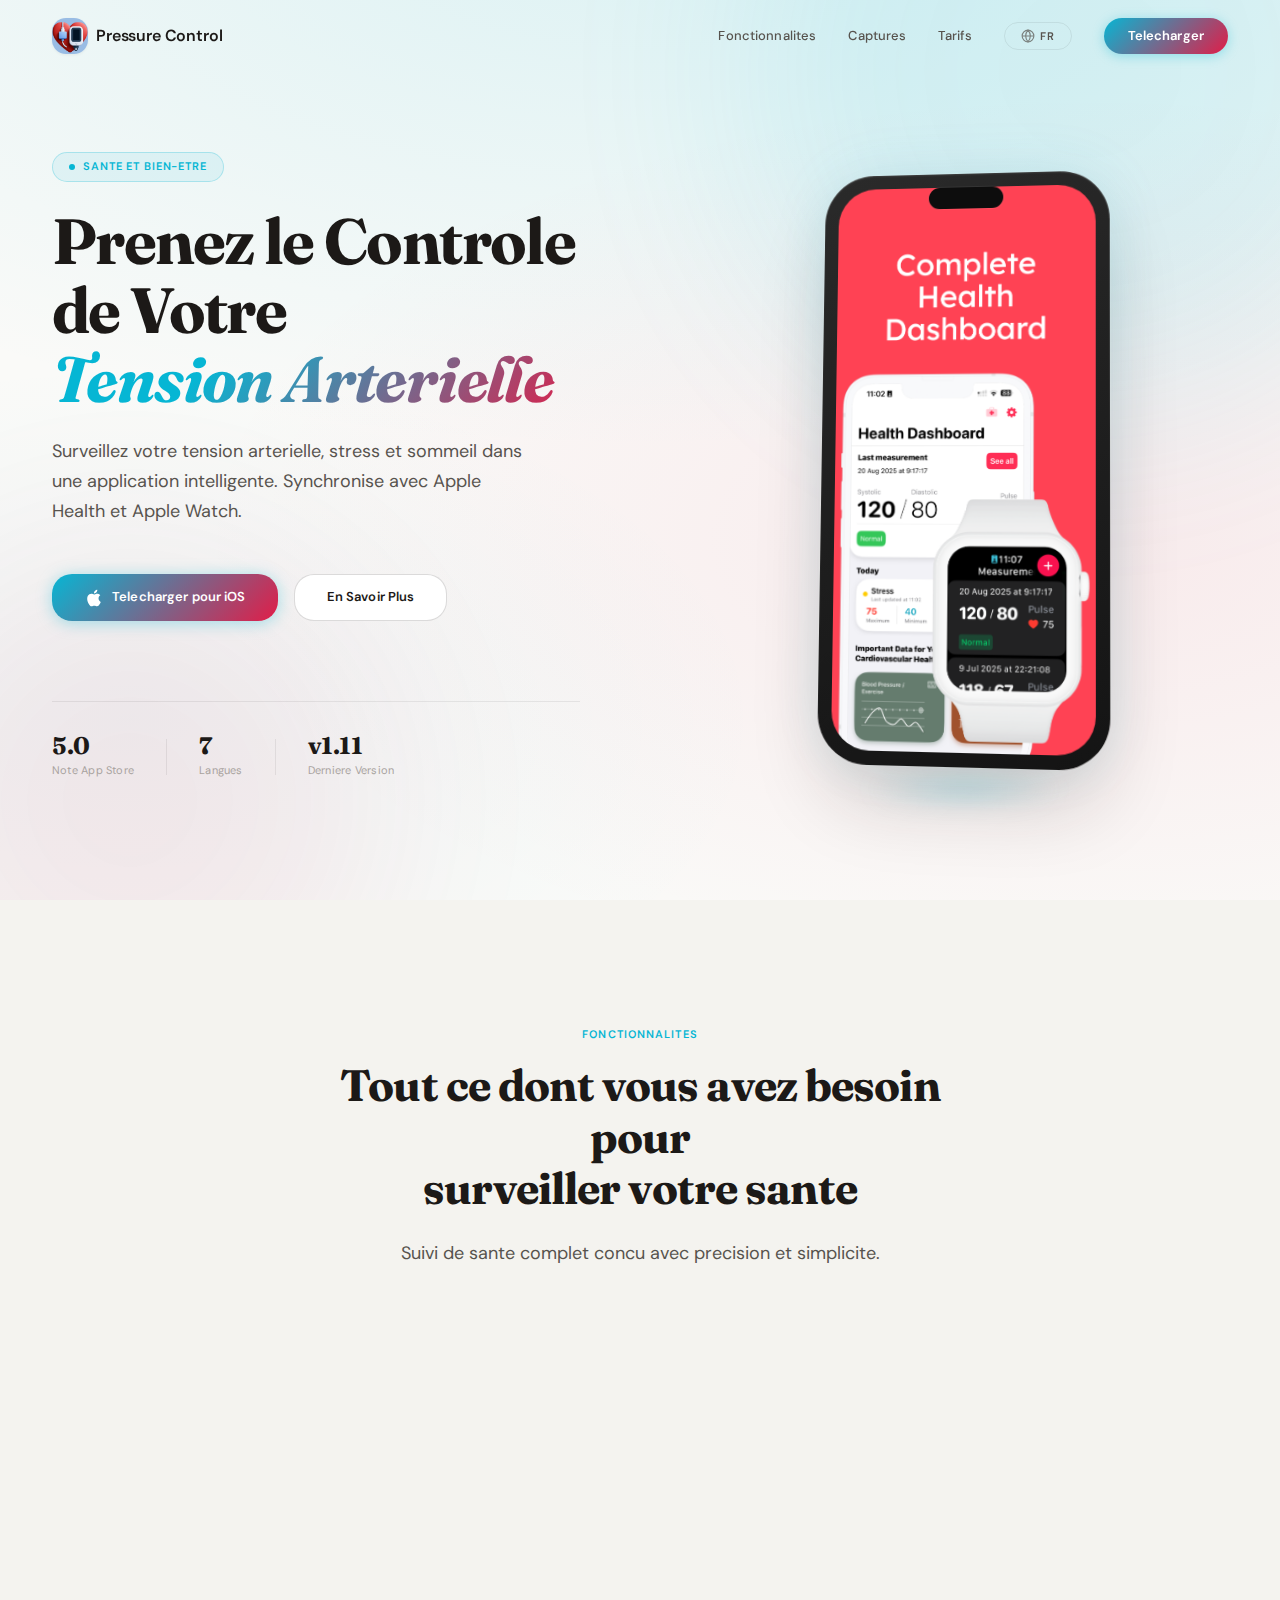
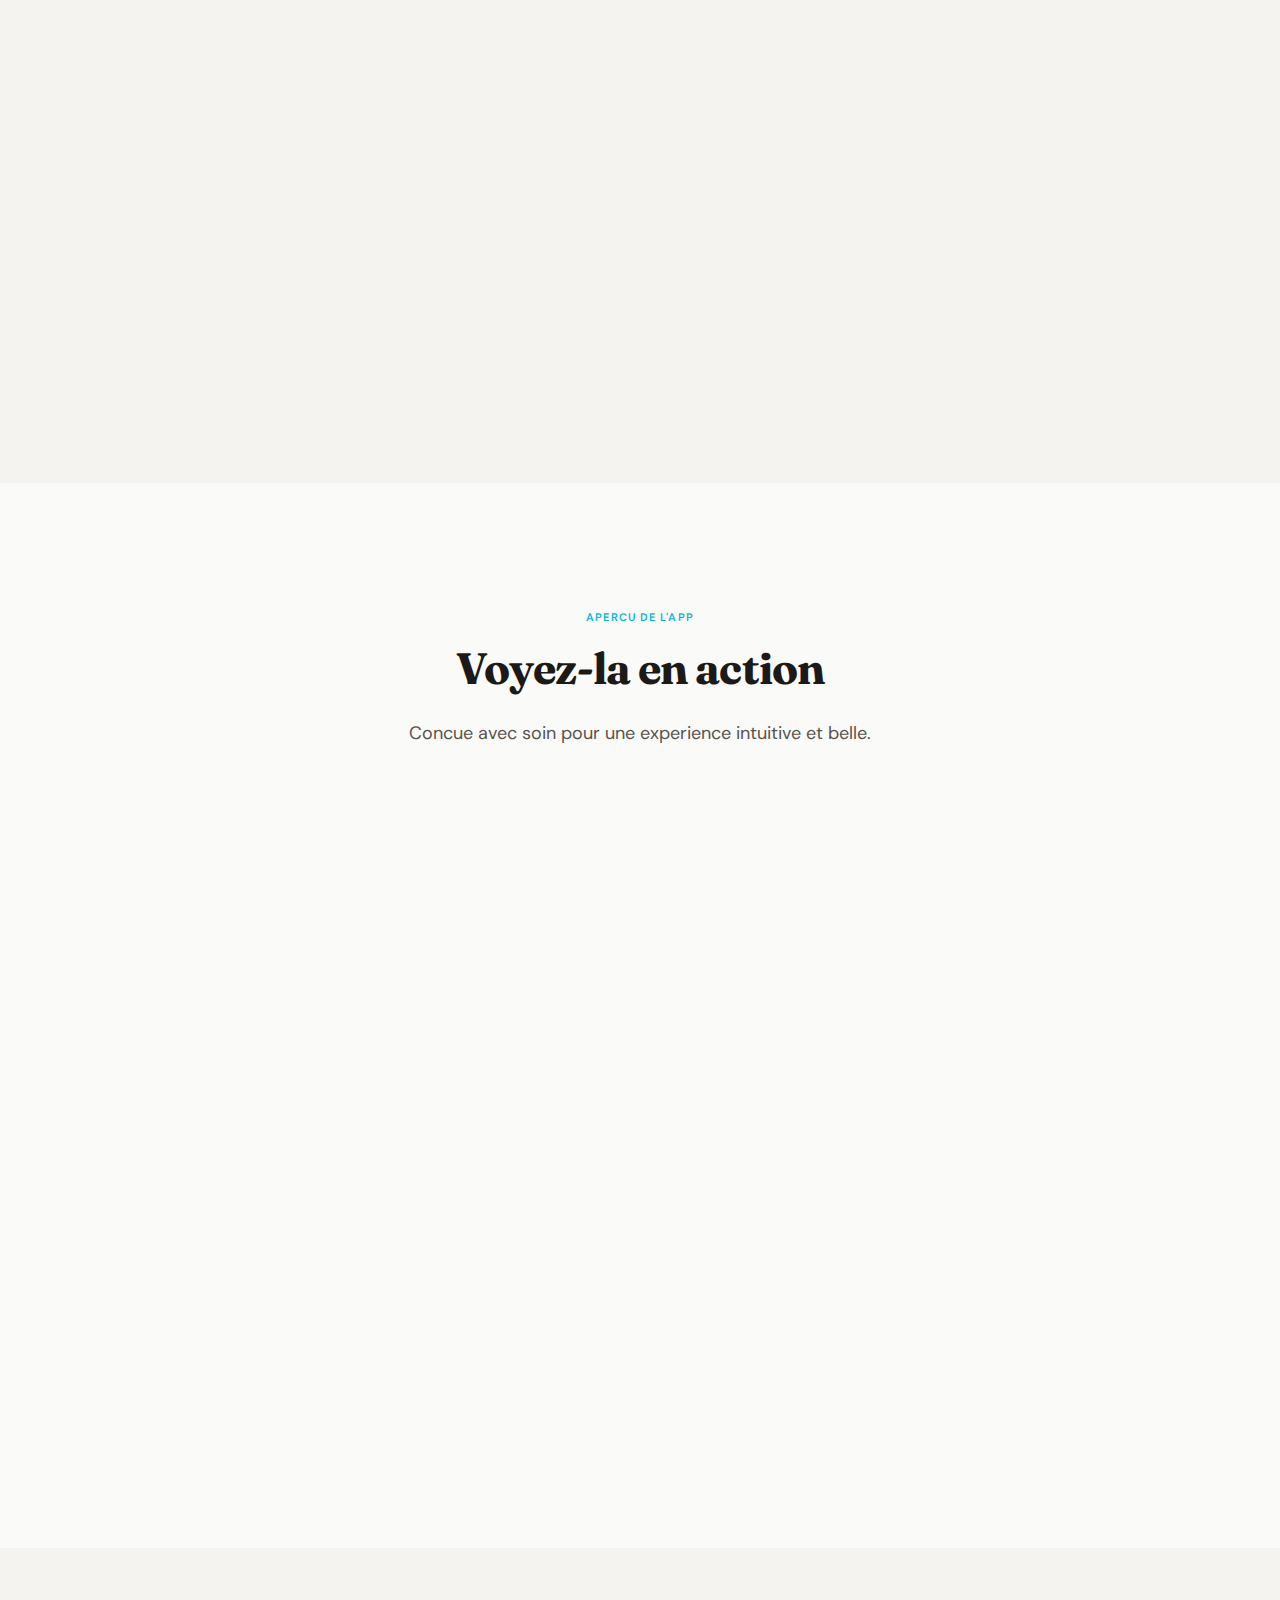
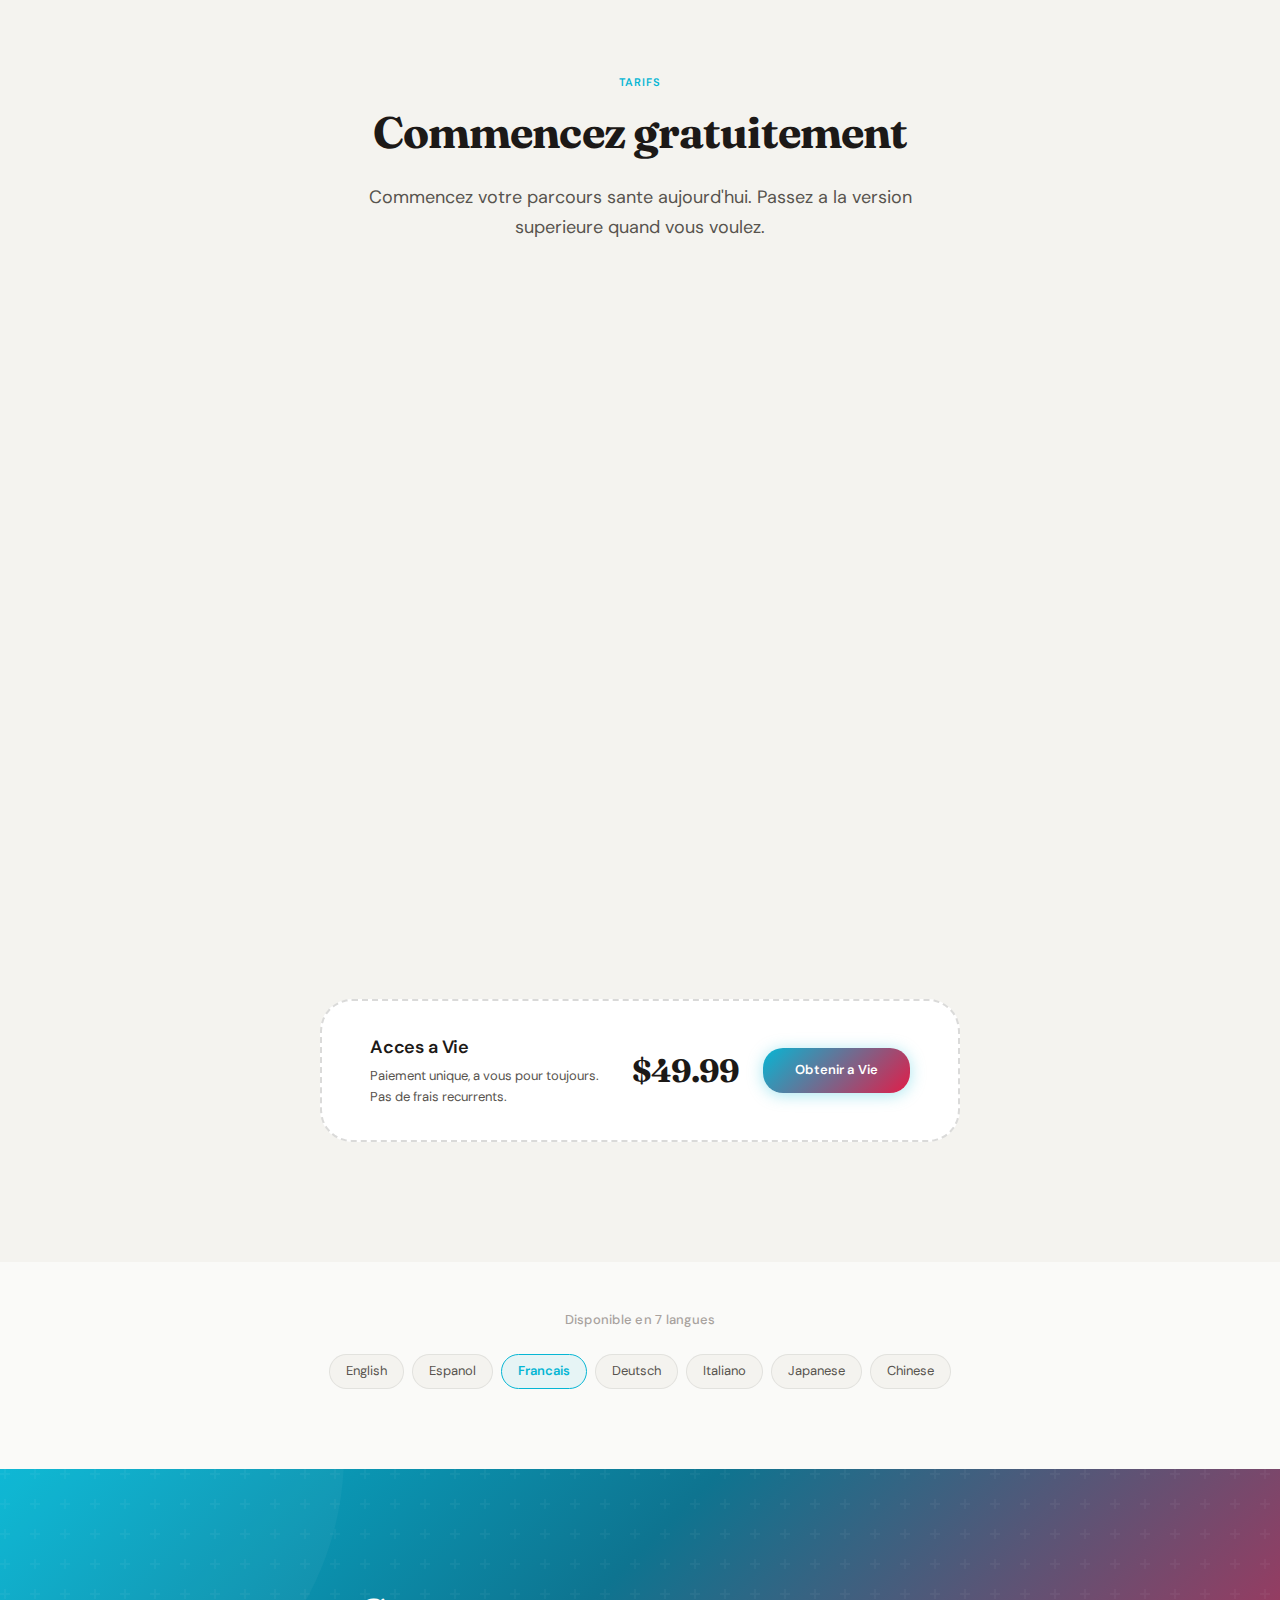
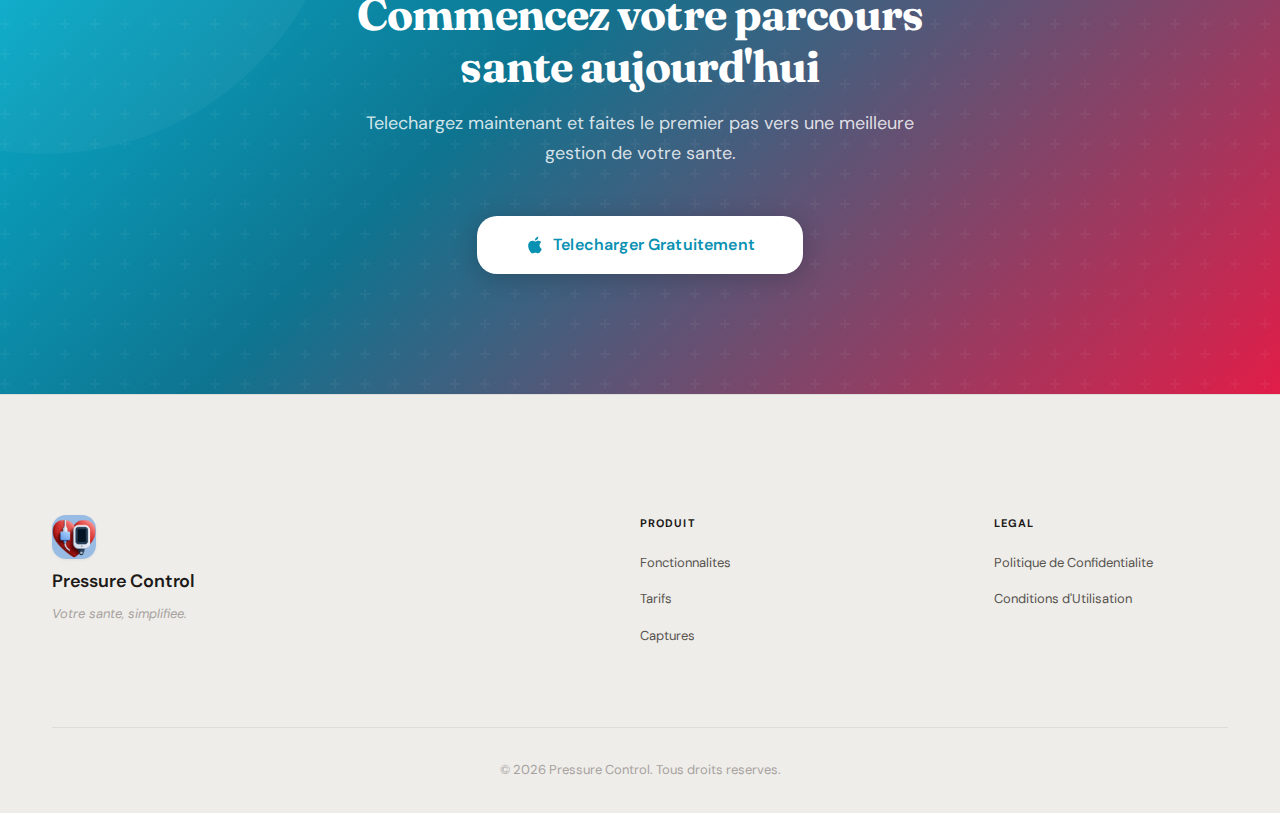
<file: fr/index.html>
<!DOCTYPE html>
<html lang="fr">
<head>
    <meta charset="UTF-8" />
    <meta name="viewport" content="width=device-width, initial-scale=1.0" />
    <title>Pressure Control - Surveillance Intelligente de la Tension Arterielle</title>
    
    <meta name="description" content="Suivez votre tension arterielle, stress et sommeil avec integration Apple Health et Apple Watch. Graphiques clairs, historique et rapports IA hebdomadaires." />
    <meta name="theme-color" content="#0a0a0a" media="(prefers-color-scheme: dark)" />
    <meta name="theme-color" content="#ffffff" media="(prefers-color-scheme: light)" />
    
    <link rel="icon" href="../assets/favicon.png" />
    
    <meta property="og:title" content="Pressure Control - Surveillance Intelligente de la Tension Arterielle" />
    <meta property="og:description" content="Suivez votre tension arterielle, stress et sommeil avec integration Apple Health et Apple Watch." />
    <meta property="og:image" content="../assets/og-image.png" />

    <link rel="canonical" href="https://litoarias.github.io/landing-pressure-control/fr/" />
    <link rel="alternate" hreflang="en" href="https://litoarias.github.io/landing-pressure-control/" />
    <link rel="alternate" hreflang="es" href="https://litoarias.github.io/landing-pressure-control/es/" />
    <link rel="alternate" hreflang="fr" href="https://litoarias.github.io/landing-pressure-control/fr/" />
    <link rel="alternate" hreflang="de" href="https://litoarias.github.io/landing-pressure-control/de/" />
    <link rel="alternate" hreflang="it" href="https://litoarias.github.io/landing-pressure-control/it/" />
    <link rel="alternate" hreflang="ja" href="https://litoarias.github.io/landing-pressure-control/ja/" />
    <link rel="alternate" hreflang="zh" href="https://litoarias.github.io/landing-pressure-control/zh/" />
    <link rel="alternate" hreflang="x-default" href="https://litoarias.github.io/landing-pressure-control/" />
    
    <link rel="preconnect" href="https://fonts.googleapis.com">
    <link rel="preconnect" href="https://fonts.gstatic.com" crossorigin>
    <link href="https://fonts.googleapis.com/css2?family=Inter:wght@300;400;500;600;700&display=swap" rel="stylesheet">
    
    <link rel="stylesheet" href="https://litoarias.github.io/landing-pressure-control/assets/style.css" />
</head>
<body>
    <!-- Navigation -->
    <nav class="nav">
        <div class="nav__container">
            <a href="./index.html" class="nav__logo">
                <img src="../content/image/xjf2048aaxk5vkiasgrz.jpg" alt="Pressure Control" class="nav__logo-img" />
                <span class="nav__logo-text">Pressure Control</span>
            </a>
            <div class="nav__links">
                <a href="#features" class="nav__link">Fonctionnalites</a>
                <a href="#screenshots" class="nav__link">Captures</a>
                <a href="#pricing" class="nav__link">Tarifs</a>
                <div class="nav__lang">
                    <button class="nav__lang-btn" aria-label="Changer de langue" type="button">
                        <svg viewBox="0 0 24 24" fill="none" stroke="currentColor" stroke-width="2">
                            <circle cx="12" cy="12" r="10"/>
                            <path d="M2 12h20M12 2a15.3 15.3 0 0 1 4 10 15.3 15.3 0 0 1-4 10 15.3 15.3 0 0 1-4-10 15.3 15.3 0 0 1 4-10z"/>
                        </svg>
                        FR
                    </button>
                    <div class="nav__lang-dropdown">
                        <a href="../index.html" class="nav__lang-option">English</a>
                        <a href="../es/index.html" class="nav__lang-option">Espanol</a>
                        <a href="../fr/index.html" class="nav__lang-option nav__lang-option--active">Francais</a>
                        <a href="../de/index.html" class="nav__lang-option">Deutsch</a>
                        <a href="../it/index.html" class="nav__lang-option">Italiano</a>
                        <a href="../ja/index.html" class="nav__lang-option">Japanese</a>
                        <a href="../zh/index.html" class="nav__lang-option">Chinese</a>
                    </div>
                </div>
                <a href="https://apps.apple.com/us/app/pressure-control-tracker/id6738280822" class="nav__cta" target="_blank">
                    Telecharger
                </a>
            </div>
            <button class="nav__mobile-toggle" aria-label="Ouvrir le menu">
                <span></span>
                <span></span>
                <span></span>
            </button>
        </div>
    </nav>

    <!-- Hero Section -->
    <section class="hero">
        <div class="hero__background">
            <div class="hero__gradient"></div>
            <div class="hero__orb hero__orb--1"></div>
            <div class="hero__orb hero__orb--2"></div>
        </div>
        <div class="hero__container">
            <div class="hero__content">
                <div class="hero__badge">
                    <span class="hero__badge-dot"></span>
                    Sante et Bien-etre
                </div>
                <h1 class="hero__title">
                    Prenez le Controle de Votre
                    <span class="hero__title-gradient">Tension Arterielle</span>
                </h1>
                <p class="hero__subtitle">
                    Surveillez votre tension arterielle, stress et sommeil dans une application intelligente. 
                    Synchronise avec Apple Health et Apple Watch.
                </p>
                <div class="hero__actions">
                    <a href="https://apps.apple.com/us/app/pressure-control-tracker/id6738280822" class="btn btn--primary" target="_blank">
                        <svg class="btn__icon" viewBox="0 0 24 24" fill="currentColor">
                            <path d="M18.71 19.5c-.83 1.24-1.71 2.45-3.05 2.47-1.34.03-1.77-.79-3.29-.79-1.53 0-2 .77-3.27.82-1.31.05-2.3-1.32-3.14-2.53C4.25 17 2.94 12.45 4.7 9.39c.87-1.52 2.43-2.48 4.12-2.51 1.28-.02 2.5.87 3.29.87.78 0 2.26-1.07 3.81-.91.65.03 2.47.26 3.64 1.98-.09.06-2.17 1.28-2.15 3.81.03 3.02 2.65 4.03 2.68 4.04-.03.07-.42 1.44-1.38 2.83M13 3.5c.73-.83 1.94-1.46 2.94-1.5.13 1.17-.34 2.35-1.04 3.19-.69.85-1.83 1.51-2.95 1.42-.15-1.15.41-2.35 1.05-3.11z"/>
                        </svg>
                        Telecharger pour iOS
                    </a>
                    <a href="#features" class="btn btn--secondary">
                        En Savoir Plus
                    </a>
                </div>
                <div class="hero__stats">
                    <div class="hero__stat">
                        <span class="hero__stat-value">5.0</span>
                        <span class="hero__stat-label">Note App Store</span>
                    </div>
                    <div class="hero__stat-divider"></div>
                    <div class="hero__stat">
                        <span class="hero__stat-value">7</span>
                        <span class="hero__stat-label">Langues</span>
                    </div>
                    <div class="hero__stat-divider"></div>
                    <div class="hero__stat">
                        <span class="hero__stat-value">v1.11</span>
                        <span class="hero__stat-label">Derniere Version</span>
                    </div>
                </div>
            </div>
            <div class="hero__visual">
                <div class="hero__phone">
                    <div class="hero__phone-frame">
                        <img src="../content/image/eruy1h8m5gm5fyy31j3.jpeg" alt="Capture d'ecran Pressure Control" class="hero__phone-screen" />
                    </div>
                </div>
            </div>
        </div>
    </section>

    <!-- Features Section -->
    <section id="features" class="features">
        <div class="features__container">
            <div class="features__header">
                <span class="features__label">Fonctionnalites</span>
                <h2 class="features__title">Tout ce dont vous avez besoin pour<br />surveiller votre sante</h2>
                <p class="features__description">
                    Suivi de sante complet concu avec precision et simplicite.
                </p>
            </div>
            <div class="features__grid">
                <div class="feature-card">
                    <div class="feature-card__icon">
                        <svg viewBox="0 0 24 24" fill="none" stroke="currentColor" stroke-width="2">
                            <path d="M22 12h-4l-3 9L9 3l-3 9H2"/>
                        </svg>
                    </div>
                    <h3 class="feature-card__title">Surveillance en Temps Reel</h3>
                    <p class="feature-card__text">Suivez votre tension arterielle et rythme cardiaque avec une precision medicale en temps reel.</p>
                </div>
                <div class="feature-card">
                    <div class="feature-card__icon">
                        <svg viewBox="0 0 24 24" fill="none" stroke="currentColor" stroke-width="2">
                            <circle cx="12" cy="12" r="10"/>
                            <path d="M12 6v6l4 2"/>
                        </svg>
                    </div>
                    <h3 class="feature-card__title">Historique de Sante</h3>
                    <p class="feature-card__text">Accedez a votre historique complet avec des graphiques detailles et analyse des tendances.</p>
                </div>
                <div class="feature-card">
                    <div class="feature-card__icon">
                        <svg viewBox="0 0 24 24" fill="none" stroke="currentColor" stroke-width="2">
                            <rect x="3" y="4" width="18" height="18" rx="2" ry="2"/>
                            <line x1="16" y1="2" x2="16" y2="6"/>
                            <line x1="8" y1="2" x2="8" y2="6"/>
                            <line x1="3" y1="10" x2="21" y2="10"/>
                        </svg>
                    </div>
                    <h3 class="feature-card__title">Synchronisation Apple Health</h3>
                    <p class="feature-card__text">Synchronisez avec Apple Health et Apple Watch pour unifier vos donnees de sante.</p>
                </div>
                <div class="feature-card">
                    <div class="feature-card__icon">
                        <svg viewBox="0 0 24 24" fill="none" stroke="currentColor" stroke-width="2">
                            <path d="M12 2L2 7l10 5 10-5-10-5z"/>
                            <path d="M2 17l10 5 10-5"/>
                            <path d="M2 12l10 5 10-5"/>
                        </svg>
                    </div>
                    <h3 class="feature-card__title">Analyses par IA</h3>
                    <p class="feature-card__text">Recevez des rapports hebdomadaires generes par IA avec des recommandations personnalisees.</p>
                </div>
                <div class="feature-card">
                    <div class="feature-card__icon">
                        <svg viewBox="0 0 24 24" fill="none" stroke="currentColor" stroke-width="2">
                            <path d="M18 8A6 6 0 0 0 6 8c0 7-3 9-3 9h18s-3-2-3-9"/>
                            <path d="M13.73 21a2 2 0 0 1-3.46 0"/>
                        </svg>
                    </div>
                    <h3 class="feature-card__title">Alertes Intelligentes</h3>
                    <p class="feature-card__text">Soyez notifie des schemas inhabituels et des changements importants de sante.</p>
                </div>
                <div class="feature-card">
                    <div class="feature-card__icon">
                        <svg viewBox="0 0 24 24" fill="none" stroke="currentColor" stroke-width="2">
                            <path d="M14 2H6a2 2 0 0 0-2 2v16a2 2 0 0 0 2 2h12a2 2 0 0 0 2-2V8z"/>
                            <polyline points="14 2 14 8 20 8"/>
                            <line x1="16" y1="13" x2="8" y2="13"/>
                            <line x1="16" y1="17" x2="8" y2="17"/>
                        </svg>
                    </div>
                    <h3 class="feature-card__title">Exporter les Rapports</h3>
                    <p class="feature-card__text">Exportez vos donnees en PDF ou CSV pour partager avec votre medecin.</p>
                </div>
            </div>
        </div>
    </section>

    <!-- Screenshots Section -->
    <section id="screenshots" class="screenshots">
        <div class="screenshots__container">
            <div class="screenshots__header">
                <span class="screenshots__label">Apercu de l'App</span>
                <h2 class="screenshots__title">Voyez-la en action</h2>
                <p class="screenshots__description">
                    Concue avec soin pour une experience intuitive et belle.
                </p>
            </div>
            <div class="screenshots__carousel">
                <div class="screenshots__track">
                    <div class="screenshot-card">
                        <img src="../content/image/eruy1h8m5gm5fyy31j3.jpeg" alt="Tableau de Bord" class="screenshot-card__img" />
                    </div>
                    <div class="screenshot-card">
                        <img src="../content/image/w25g7l3phbv2t5i1jce.jpeg" alt="Graphiques de Sante" class="screenshot-card__img" />
                    </div>
                    <div class="screenshot-card">
                        <img src="../content/image/8i3n38wxf0xh0ama4yc.jpeg" alt="Historique" class="screenshot-card__img" />
                    </div>
                    <div class="screenshot-card">
                        <img src="../content/image/u0ylt6tgfgceg8frl8t.jpeg" alt="Rapports IA" class="screenshot-card__img" />
                    </div>
                </div>
            </div>
        </div>
    </section>

    <!-- Pricing Section -->
    <section id="pricing" class="pricing">
        <div class="pricing__container">
            <div class="pricing__header">
                <span class="pricing__label">Tarifs</span>
                <h2 class="pricing__title">Commencez gratuitement</h2>
                <p class="pricing__description">
                    Commencez votre parcours sante aujourd'hui. Passez a la version superieure quand vous voulez.
                </p>
            </div>
            <div class="pricing__cards pricing__cards--three">
                <div class="pricing-card">
                    <div class="pricing-card__header">
                        <h3 class="pricing-card__name">Gratuit</h3>
                        <div class="pricing-card__price">
                            <span class="pricing-card__amount">$0</span>
                            <span class="pricing-card__period">pour toujours</span>
                        </div>
                    </div>
                    <ul class="pricing-card__features">
                        <li>
                            <svg viewBox="0 0 24 24" fill="none" stroke="currentColor" stroke-width="3">
                                <polyline points="20 6 9 17 4 12"/>
                            </svg>
                            Enregistrement tension et rythme cardiaque
                        </li>
                        <li>
                            <svg viewBox="0 0 24 24" fill="none" stroke="currentColor" stroke-width="3">
                                <polyline points="20 6 9 17 4 12"/>
                            </svg>
                            Historique avec graphiques basiques
                        </li>
                        <li>
                            <svg viewBox="0 0 24 24" fill="none" stroke="currentColor" stroke-width="3">
                                <polyline points="20 6 9 17 4 12"/>
                            </svg>
                            Sync HealthKit et Apple Watch
                        </li>
                    </ul>
                    <a href="https://apps.apple.com/us/app/pressure-control-tracker/id6738280822" class="pricing-card__btn pricing-card__btn--secondary" target="_blank">
                        Commencer
                    </a>
                </div>
                <div class="pricing-card pricing-card--featured">
                    <div class="pricing-card__badge">Meilleure Valeur</div>
                    <div class="pricing-card__header">
                        <h3 class="pricing-card__name">Annuel</h3>
                        <div class="pricing-card__price">
                            <span class="pricing-card__amount">$14.99</span>
                            <span class="pricing-card__period">/an</span>
                        </div>
                        <span class="pricing-card__savings">Economisez 37%</span>
                    </div>
                    <ul class="pricing-card__features">
                        <li>
                            <svg viewBox="0 0 24 24" fill="none" stroke="currentColor" stroke-width="3">
                                <polyline points="20 6 9 17 4 12"/>
                            </svg>
                            Tout ce qui est Gratuit
                        </li>
                        <li>
                            <svg viewBox="0 0 24 24" fill="none" stroke="currentColor" stroke-width="3">
                                <polyline points="20 6 9 17 4 12"/>
                            </svg>
                            Rapports sante IA hebdomadaires
                        </li>
                        <li>
                            <svg viewBox="0 0 24 24" fill="none" stroke="currentColor" stroke-width="3">
                                <polyline points="20 6 9 17 4 12"/>
                            </svg>
                            Detection de motifs et alertes
                        </li>
                        <li>
                            <svg viewBox="0 0 24 24" fill="none" stroke="currentColor" stroke-width="3">
                                <polyline points="20 6 9 17 4 12"/>
                            </svg>
                            Export PDF et CSV
                        </li>
                        <li>
                            <svg viewBox="0 0 24 24" fill="none" stroke="currentColor" stroke-width="3">
                                <polyline points="20 6 9 17 4 12"/>
                            </svg>
                            Analyses stress et sommeil
                        </li>
                    </ul>
                    <a href="https://apps.apple.com/us/app/pressure-control-tracker/id6738280822" class="pricing-card__btn pricing-card__btn--primary" target="_blank">
                        S'abonner Annuel
                    </a>
                </div>
                <div class="pricing-card">
                    <div class="pricing-card__header">
                        <h3 class="pricing-card__name">Mensuel</h3>
                        <div class="pricing-card__price">
                            <span class="pricing-card__amount">$1.99</span>
                            <span class="pricing-card__period">/mois</span>
                        </div>
                    </div>
                    <ul class="pricing-card__features">
                        <li>
                            <svg viewBox="0 0 24 24" fill="none" stroke="currentColor" stroke-width="3">
                                <polyline points="20 6 9 17 4 12"/>
                            </svg>
                            Tout ce qui est Gratuit
                        </li>
                        <li>
                            <svg viewBox="0 0 24 24" fill="none" stroke="currentColor" stroke-width="3">
                                <polyline points="20 6 9 17 4 12"/>
                            </svg>
                            Rapports sante IA hebdomadaires
                        </li>
                        <li>
                            <svg viewBox="0 0 24 24" fill="none" stroke="currentColor" stroke-width="3">
                                <polyline points="20 6 9 17 4 12"/>
                            </svg>
                            Detection de motifs et alertes
                        </li>
                        <li>
                            <svg viewBox="0 0 24 24" fill="none" stroke="currentColor" stroke-width="3">
                                <polyline points="20 6 9 17 4 12"/>
                            </svg>
                            Export PDF et CSV
                        </li>
                        <li>
                            <svg viewBox="0 0 24 24" fill="none" stroke="currentColor" stroke-width="3">
                                <polyline points="20 6 9 17 4 12"/>
                            </svg>
                            Analyses stress et sommeil
                        </li>
                    </ul>
                    <a href="https://apps.apple.com/us/app/pressure-control-tracker/id6738280822" class="pricing-card__btn pricing-card__btn--secondary" target="_blank">
                        S'abonner Mensuel
                    </a>
                </div>
            </div>
            <div class="pricing__lifetime">
                <div class="pricing__lifetime-content">
                    <div class="pricing__lifetime-info">
                        <h3 class="pricing__lifetime-title">Acces a Vie</h3>
                        <p class="pricing__lifetime-text">Paiement unique, a vous pour toujours. Pas de frais recurrents.</p>
                    </div>
                    <div class="pricing__lifetime-price">
                        <span class="pricing__lifetime-amount">$49.99</span>
                        <a href="https://apps.apple.com/us/app/pressure-control-tracker/id6738280822" class="btn btn--primary" target="_blank">
                            Obtenir a Vie
                        </a>
                    </div>
                </div>
            </div>
        </div>
    </section>

    <!-- Languages Section -->
    <section class="languages">
        <div class="languages__container">
            <h3 class="languages__title">Disponible en 7 langues</h3>
            <div class="languages__list">
                <a href="../index.html" class="languages__item">English</a>
                <a href="../es/index.html" class="languages__item">Espanol</a>
                <a href="../fr/index.html" class="languages__item languages__item--active">Francais</a>
                <a href="../de/index.html" class="languages__item">Deutsch</a>
                <a href="../it/index.html" class="languages__item">Italiano</a>
                <a href="../ja/index.html" class="languages__item">Japanese</a>
                <a href="../zh/index.html" class="languages__item">Chinese</a>
            </div>
        </div>
    </section>

    <!-- CTA Section -->
    <section class="cta">
        <div class="cta__container">
            <div class="cta__content">
                <h2 class="cta__title">Commencez votre parcours sante aujourd'hui</h2>
                <p class="cta__text">Telechargez maintenant et faites le premier pas vers une meilleure gestion de votre sante.</p>
                <a href="https://apps.apple.com/us/app/pressure-control-tracker/id6738280822" class="btn btn--primary btn--large" target="_blank">
                    <svg class="btn__icon" viewBox="0 0 24 24" fill="currentColor">
                        <path d="M18.71 19.5c-.83 1.24-1.71 2.45-3.05 2.47-1.34.03-1.77-.79-3.29-.79-1.53 0-2 .77-3.27.82-1.31.05-2.3-1.32-3.14-2.53C4.25 17 2.94 12.45 4.7 9.39c.87-1.52 2.43-2.48 4.12-2.51 1.28-.02 2.5.87 3.29.87.78 0 2.26-1.07 3.81-.91.65.03 2.47.26 3.64 1.98-.09.06-2.17 1.28-2.15 3.81.03 3.02 2.65 4.03 2.68 4.04-.03.07-.42 1.44-1.38 2.83M13 3.5c.73-.83 1.94-1.46 2.94-1.5.13 1.17-.34 2.35-1.04 3.19-.69.85-1.83 1.51-2.95 1.42-.15-1.15.41-2.35 1.05-3.11z"/>
                    </svg>
                    Telecharger Gratuitement
                </a>
            </div>
        </div>
    </section>

    <!-- Footer -->
    <footer class="footer">
        <div class="footer__container">
            <div class="footer__top">
                <div class="footer__brand">
                    <img src="../content/image/xjf2048aaxk5vkiasgrz.jpg" alt="Pressure Control" class="footer__logo" />
                    <span class="footer__brand-name">Pressure Control</span>
                    <p class="footer__tagline">Votre sante, simplifiee.</p>
                </div>
                <div class="footer__links-group">
                    <h4 class="footer__links-title">Produit</h4>
                    <a href="#features" class="footer__link">Fonctionnalites</a>
                    <a href="#pricing" class="footer__link">Tarifs</a>
                    <a href="#screenshots" class="footer__link">Captures</a>
                </div>
                <div class="footer__links-group">
                    <h4 class="footer__links-title">Legal</h4>
                    <a href="https://litoarias.github.io/pressurecontrol-privacy" class="footer__link">Politique de Confidentialite</a>
                    <a href="#" class="footer__link">Conditions d'Utilisation</a>
                </div>
            </div>
            <div class="footer__bottom">
                <p class="footer__copyright">
                    &copy; <script>document.write(new Date().getFullYear())</script><noscript>2025</noscript> Pressure Control. Tous droits reserves.
                </p>
            </div>
        </div>
    </footer>

    <script>
        localStorage.setItem('pc_lang', 'fr');

        const mobileToggle = document.querySelector('.nav__mobile-toggle');
        const navLinks = document.querySelector('.nav__links');
        mobileToggle?.addEventListener('click', () => {
            navLinks?.classList.toggle('nav__links--active');
            mobileToggle.classList.toggle('nav__mobile-toggle--active');
        });
        const langBtn = document.querySelector('.nav__lang-btn');
        const langDropdown = document.querySelector('.nav__lang-dropdown');
        langBtn?.addEventListener('click', () => {
            langDropdown?.classList.toggle('nav__lang-dropdown--active');
        });
        document.addEventListener('click', (e) => {
            if (!e.target.closest('.nav__lang')) {
                langDropdown?.classList.remove('nav__lang-dropdown--active');
            }
        });
        const getLanguageFromHref = (href) => {
            const absolute = new URL(href, window.location.href);
            const segments = absolute.pathname.split('/').filter(Boolean);
            const last = segments[segments.length - 1] || '';
            if (last === 'index.html' && segments.length > 1) {
                return segments[segments.length - 2];
            }
            if (['es', 'fr', 'de', 'it', 'ja', 'zh'].includes(last)) {
                return last;
            }
            return 'en';
        };
        document.querySelectorAll('.nav__lang-option, .languages__item').forEach((link) => {
            link.addEventListener('click', () => {
                const lang = getLanguageFromHref(link.getAttribute('href') || '../index.html');
                localStorage.setItem('pc_lang', lang);
            });
        });
        document.querySelectorAll('a[href^="#"]').forEach(anchor => {
            anchor.addEventListener('click', function (e) {
                e.preventDefault();
                const target = document.querySelector(this.getAttribute('href'));
                if (target) {
                    target.scrollIntoView({ behavior: 'smooth', block: 'start' });
                    navLinks?.classList.remove('nav__links--active');
                    mobileToggle?.classList.remove('nav__mobile-toggle--active');
                }
            });
        });
        const nav = document.querySelector('.nav');
        window.addEventListener('scroll', () => {
            if (window.scrollY > 50) {
                nav?.classList.add('nav--scrolled');
            } else {
                nav?.classList.remove('nav--scrolled');
            }
        });
        const observerOptions = { threshold: 0.1, rootMargin: '0px 0px -50px 0px' };
        const observer = new IntersectionObserver((entries) => {
            entries.forEach(entry => {
                if (entry.isIntersecting) { entry.target.classList.add('animate-in'); }
            });
        }, observerOptions);
        document.querySelectorAll('.feature-card, .pricing-card, .screenshot-card').forEach(el => { observer.observe(el); });
    </script>
</body>
</html>
</file>
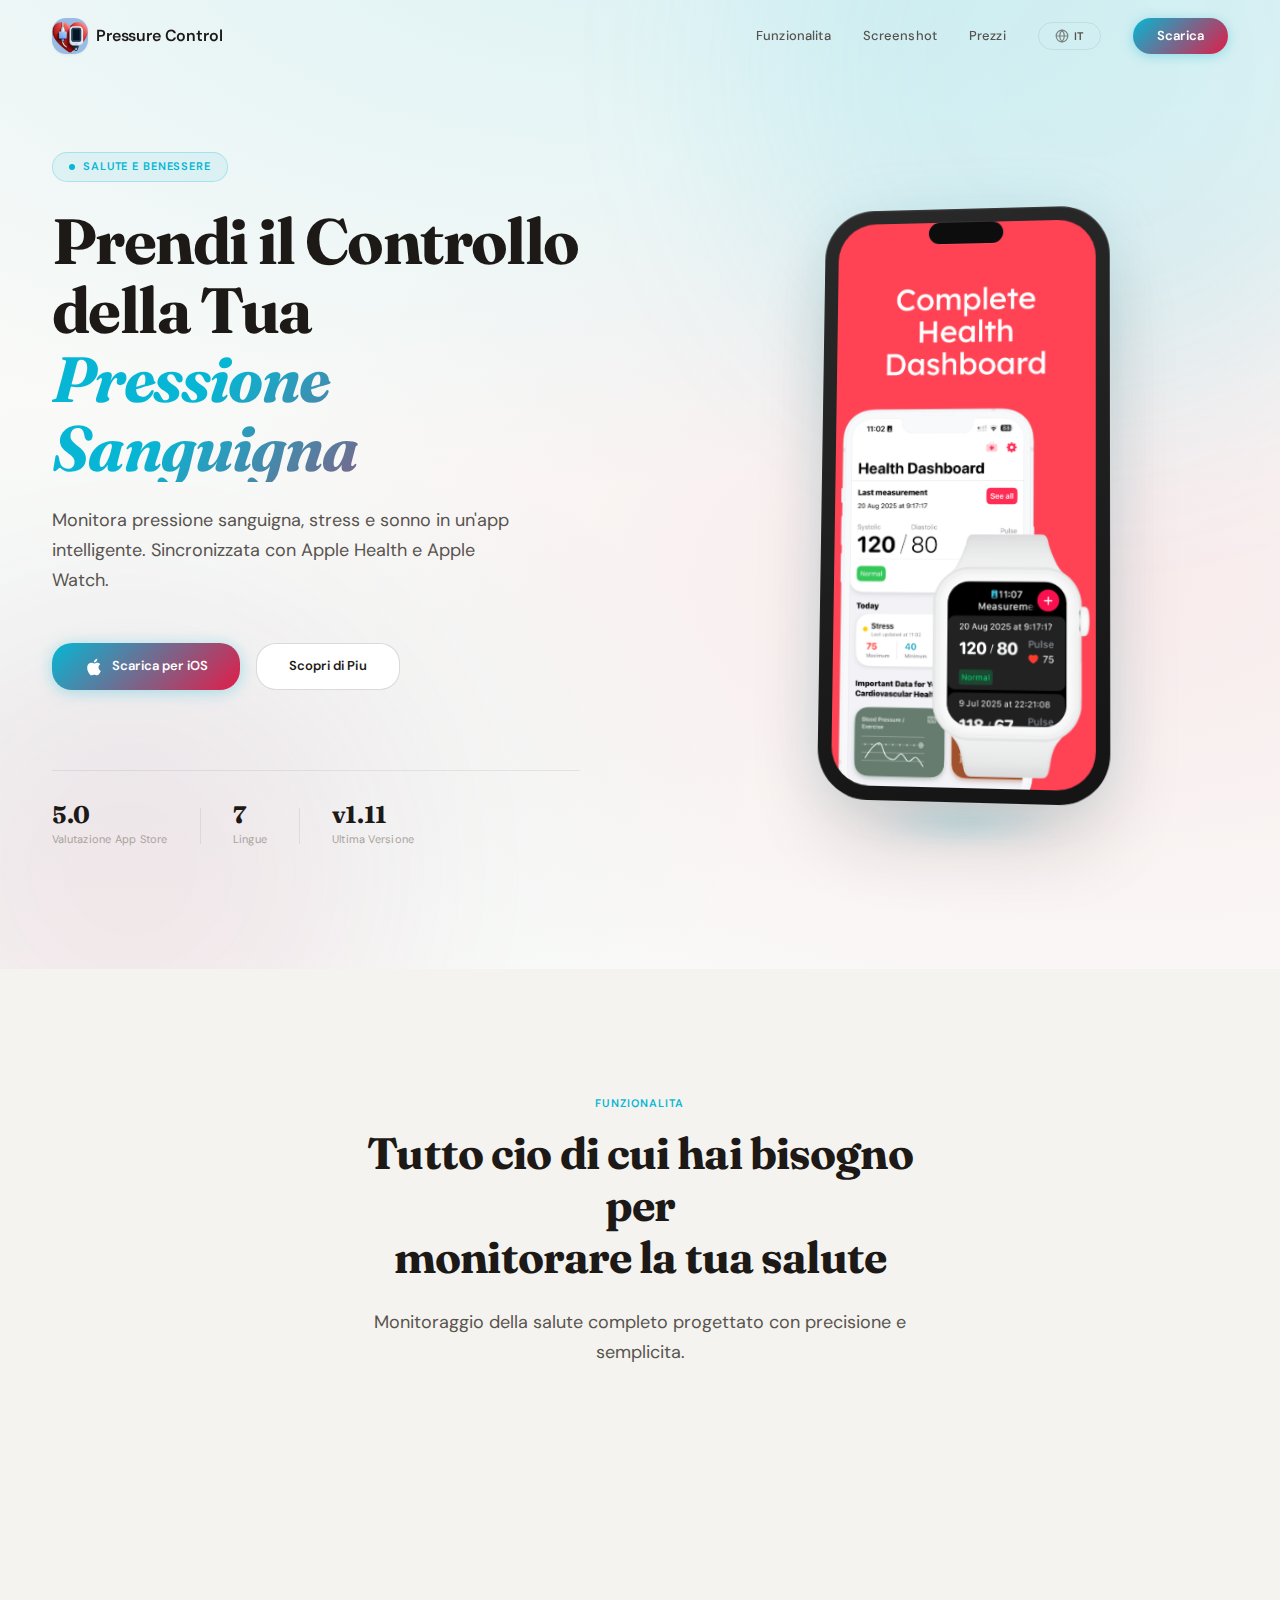
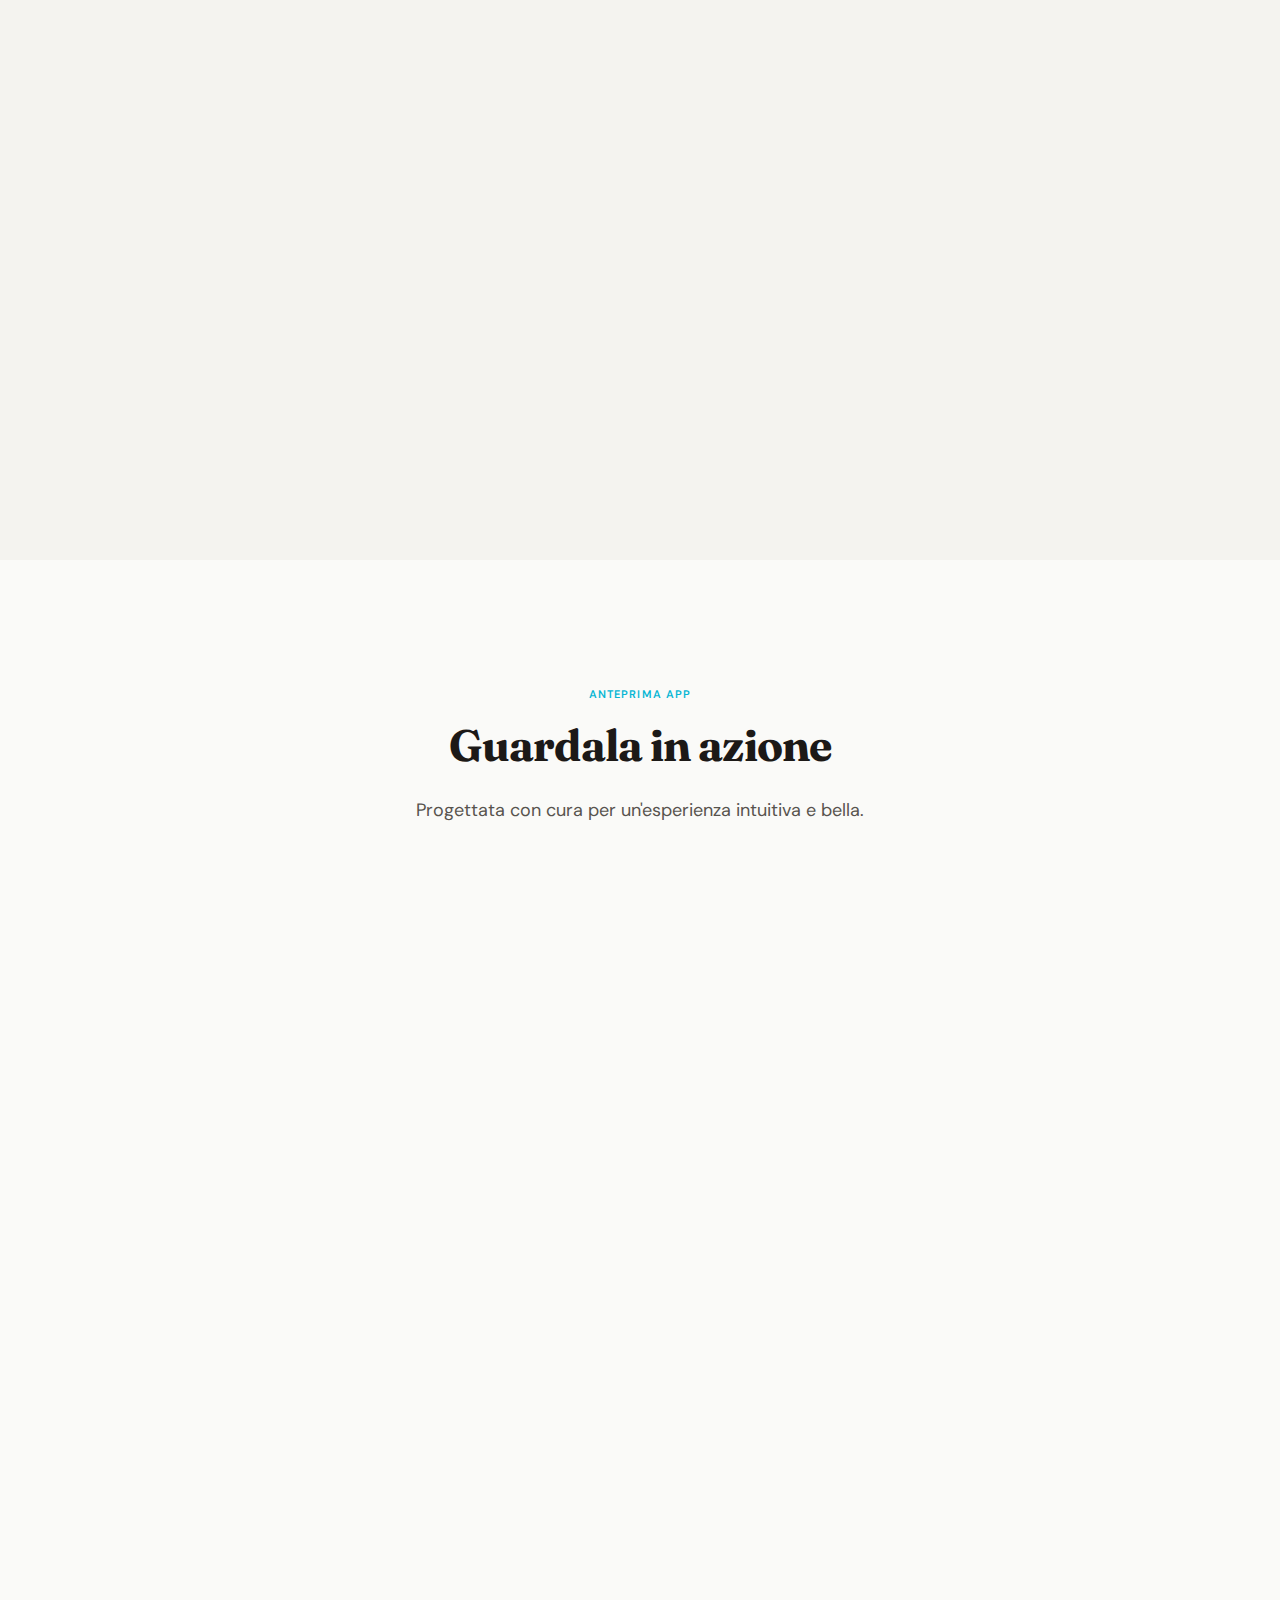
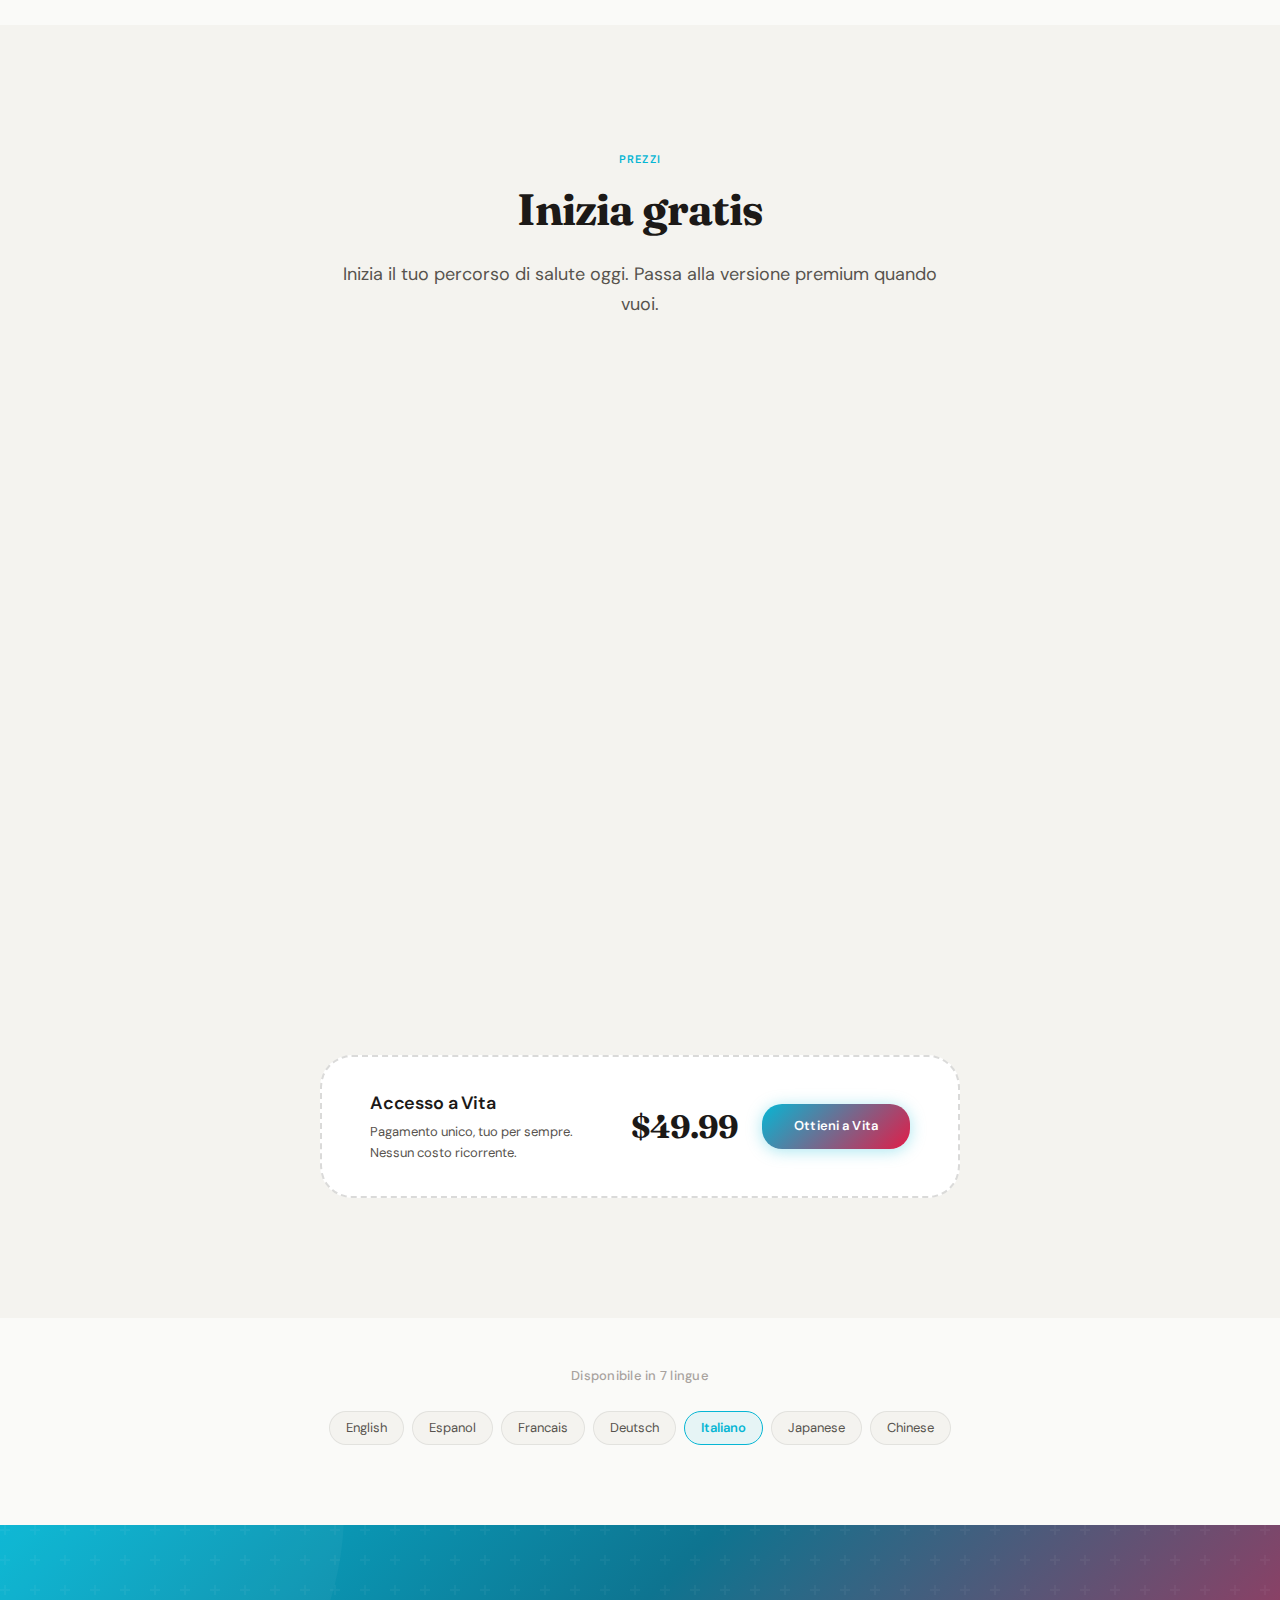
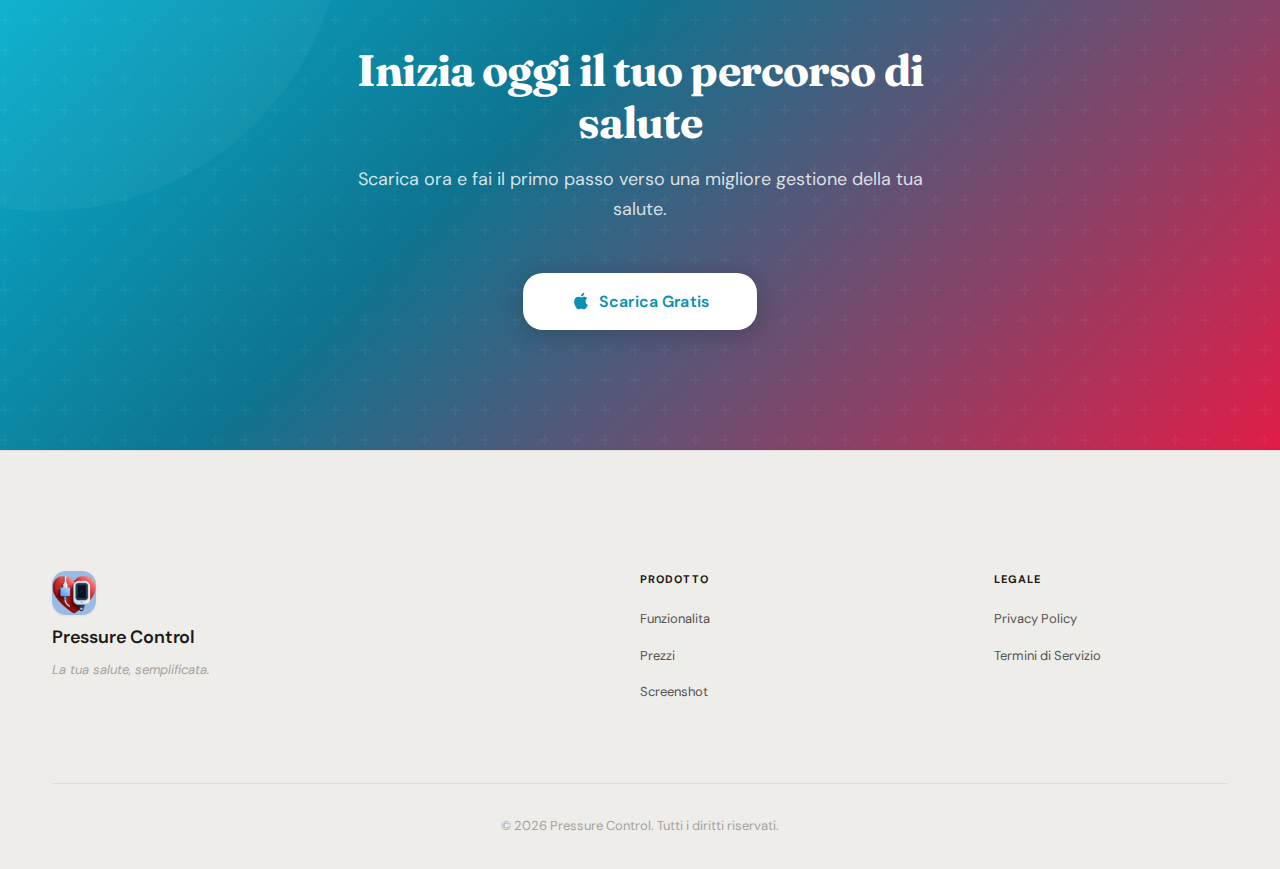
<file: it/index.html>
<!DOCTYPE html>
<html lang="it">
<head>
    <meta charset="UTF-8" />
    <meta name="viewport" content="width=device-width, initial-scale=1.0" />
    <title>Pressure Control - Monitoraggio Intelligente della Pressione</title>
    
    <meta name="description" content="Monitora pressione sanguigna, stress e sonno con integrazione Apple Health e Apple Watch. Grafici chiari, cronologia e report IA settimanali." />
    <meta name="theme-color" content="#0a0a0a" media="(prefers-color-scheme: dark)" />
    <meta name="theme-color" content="#ffffff" media="(prefers-color-scheme: light)" />
    
    <link rel="icon" href="../assets/favicon.png" />
    
    <meta property="og:title" content="Pressure Control - Monitoraggio Intelligente della Pressione" />
    <meta property="og:description" content="Monitora pressione sanguigna, stress e sonno con integrazione Apple Health e Apple Watch." />
    <meta property="og:image" content="../assets/og-image.png" />

    <link rel="canonical" href="https://litoarias.github.io/landing-pressure-control/it/" />
    <link rel="alternate" hreflang="en" href="https://litoarias.github.io/landing-pressure-control/" />
    <link rel="alternate" hreflang="es" href="https://litoarias.github.io/landing-pressure-control/es/" />
    <link rel="alternate" hreflang="fr" href="https://litoarias.github.io/landing-pressure-control/fr/" />
    <link rel="alternate" hreflang="de" href="https://litoarias.github.io/landing-pressure-control/de/" />
    <link rel="alternate" hreflang="it" href="https://litoarias.github.io/landing-pressure-control/it/" />
    <link rel="alternate" hreflang="ja" href="https://litoarias.github.io/landing-pressure-control/ja/" />
    <link rel="alternate" hreflang="zh" href="https://litoarias.github.io/landing-pressure-control/zh/" />
    <link rel="alternate" hreflang="x-default" href="https://litoarias.github.io/landing-pressure-control/" />
    
    <link rel="preconnect" href="https://fonts.googleapis.com">
    <link rel="preconnect" href="https://fonts.gstatic.com" crossorigin>
    <link href="https://fonts.googleapis.com/css2?family=Inter:wght@300;400;500;600;700&display=swap" rel="stylesheet">
    
    <link rel="stylesheet" href="https://litoarias.github.io/landing-pressure-control/assets/style.css" />
</head>
<body>
    <!-- Navigation -->
    <nav class="nav">
        <div class="nav__container">
            <a href="./index.html" class="nav__logo">
                <img src="../content/image/xjf2048aaxk5vkiasgrz.jpg" alt="Pressure Control" class="nav__logo-img" />
                <span class="nav__logo-text">Pressure Control</span>
            </a>
            <div class="nav__links">
                <a href="#features" class="nav__link">Funzionalita</a>
                <a href="#screenshots" class="nav__link">Screenshot</a>
                <a href="#pricing" class="nav__link">Prezzi</a>
                <div class="nav__lang">
                    <button class="nav__lang-btn" aria-label="Cambia lingua" type="button">
                        <svg viewBox="0 0 24 24" fill="none" stroke="currentColor" stroke-width="2">
                            <circle cx="12" cy="12" r="10"/>
                            <path d="M2 12h20M12 2a15.3 15.3 0 0 1 4 10 15.3 15.3 0 0 1-4 10 15.3 15.3 0 0 1-4-10 15.3 15.3 0 0 1 4-10z"/>
                        </svg>
                        IT
                    </button>
                    <div class="nav__lang-dropdown">
                        <a href="../index.html" class="nav__lang-option">English</a>
                        <a href="../es/index.html" class="nav__lang-option">Espanol</a>
                        <a href="../fr/index.html" class="nav__lang-option">Francais</a>
                        <a href="../de/index.html" class="nav__lang-option">Deutsch</a>
                        <a href="../it/index.html" class="nav__lang-option nav__lang-option--active">Italiano</a>
                        <a href="../ja/index.html" class="nav__lang-option">Japanese</a>
                        <a href="../zh/index.html" class="nav__lang-option">Chinese</a>
                    </div>
                </div>
                <a href="https://apps.apple.com/us/app/pressure-control-tracker/id6738280822" class="nav__cta" target="_blank">
                    Scarica
                </a>
            </div>
            <button class="nav__mobile-toggle" aria-label="Apri menu">
                <span></span>
                <span></span>
                <span></span>
            </button>
        </div>
    </nav>

    <!-- Hero Section -->
    <section class="hero">
        <div class="hero__background">
            <div class="hero__gradient"></div>
            <div class="hero__orb hero__orb--1"></div>
            <div class="hero__orb hero__orb--2"></div>
        </div>
        <div class="hero__container">
            <div class="hero__content">
                <div class="hero__badge">
                    <span class="hero__badge-dot"></span>
                    Salute e Benessere
                </div>
                <h1 class="hero__title">
                    Prendi il Controllo della Tua
                    <span class="hero__title-gradient">Pressione Sanguigna</span>
                </h1>
                <p class="hero__subtitle">
                    Monitora pressione sanguigna, stress e sonno in un'app intelligente. 
                    Sincronizzata con Apple Health e Apple Watch.
                </p>
                <div class="hero__actions">
                    <a href="https://apps.apple.com/us/app/pressure-control-tracker/id6738280822" class="btn btn--primary" target="_blank">
                        <svg class="btn__icon" viewBox="0 0 24 24" fill="currentColor">
                            <path d="M18.71 19.5c-.83 1.24-1.71 2.45-3.05 2.47-1.34.03-1.77-.79-3.29-.79-1.53 0-2 .77-3.27.82-1.31.05-2.3-1.32-3.14-2.53C4.25 17 2.94 12.45 4.7 9.39c.87-1.52 2.43-2.48 4.12-2.51 1.28-.02 2.5.87 3.29.87.78 0 2.26-1.07 3.81-.91.65.03 2.47.26 3.64 1.98-.09.06-2.17 1.28-2.15 3.81.03 3.02 2.65 4.03 2.68 4.04-.03.07-.42 1.44-1.38 2.83M13 3.5c.73-.83 1.94-1.46 2.94-1.5.13 1.17-.34 2.35-1.04 3.19-.69.85-1.83 1.51-2.95 1.42-.15-1.15.41-2.35 1.05-3.11z"/>
                        </svg>
                        Scarica per iOS
                    </a>
                    <a href="#features" class="btn btn--secondary">
                        Scopri di Piu
                    </a>
                </div>
                <div class="hero__stats">
                    <div class="hero__stat">
                        <span class="hero__stat-value">5.0</span>
                        <span class="hero__stat-label">Valutazione App Store</span>
                    </div>
                    <div class="hero__stat-divider"></div>
                    <div class="hero__stat">
                        <span class="hero__stat-value">7</span>
                        <span class="hero__stat-label">Lingue</span>
                    </div>
                    <div class="hero__stat-divider"></div>
                    <div class="hero__stat">
                        <span class="hero__stat-value">v1.11</span>
                        <span class="hero__stat-label">Ultima Versione</span>
                    </div>
                </div>
            </div>
            <div class="hero__visual">
                <div class="hero__phone">
                    <div class="hero__phone-frame">
                        <img src="../content/image/eruy1h8m5gm5fyy31j3.jpeg" alt="Screenshot Pressure Control" class="hero__phone-screen" />
                    </div>
                </div>
            </div>
        </div>
    </section>

    <!-- Features Section -->
    <section id="features" class="features">
        <div class="features__container">
            <div class="features__header">
                <span class="features__label">Funzionalita</span>
                <h2 class="features__title">Tutto cio di cui hai bisogno per<br />monitorare la tua salute</h2>
                <p class="features__description">
                    Monitoraggio della salute completo progettato con precisione e semplicita.
                </p>
            </div>
            <div class="features__grid">
                <div class="feature-card">
                    <div class="feature-card__icon">
                        <svg viewBox="0 0 24 24" fill="none" stroke="currentColor" stroke-width="2">
                            <path d="M22 12h-4l-3 9L9 3l-3 9H2"/>
                        </svg>
                    </div>
                    <h3 class="feature-card__title">Monitoraggio in Tempo Reale</h3>
                    <p class="feature-card__text">Traccia la tua pressione sanguigna e frequenza cardiaca con precisione medica in tempo reale.</p>
                </div>
                <div class="feature-card">
                    <div class="feature-card__icon">
                        <svg viewBox="0 0 24 24" fill="none" stroke="currentColor" stroke-width="2">
                            <circle cx="12" cy="12" r="10"/>
                            <path d="M12 6v6l4 2"/>
                        </svg>
                    </div>
                    <h3 class="feature-card__title">Cronologia Salute</h3>
                    <p class="feature-card__text">Accedi alla tua cronologia completa con grafici dettagliati e analisi delle tendenze.</p>
                </div>
                <div class="feature-card">
                    <div class="feature-card__icon">
                        <svg viewBox="0 0 24 24" fill="none" stroke="currentColor" stroke-width="2">
                            <rect x="3" y="4" width="18" height="18" rx="2" ry="2"/>
                            <line x1="16" y1="2" x2="16" y2="6"/>
                            <line x1="8" y1="2" x2="8" y2="6"/>
                            <line x1="3" y1="10" x2="21" y2="10"/>
                        </svg>
                    </div>
                    <h3 class="feature-card__title">Sincronizzazione Apple Health</h3>
                    <p class="feature-card__text">Sincronizza con Apple Health e Apple Watch per dati sanitari unificati.</p>
                </div>
                <div class="feature-card">
                    <div class="feature-card__icon">
                        <svg viewBox="0 0 24 24" fill="none" stroke="currentColor" stroke-width="2">
                            <path d="M12 2L2 7l10 5 10-5-10-5z"/>
                            <path d="M2 17l10 5 10-5"/>
                            <path d="M2 12l10 5 10-5"/>
                        </svg>
                    </div>
                    <h3 class="feature-card__title">Analisi con IA</h3>
                    <p class="feature-card__text">Ricevi report settimanali generati dall'IA con raccomandazioni personalizzate.</p>
                </div>
                <div class="feature-card">
                    <div class="feature-card__icon">
                        <svg viewBox="0 0 24 24" fill="none" stroke="currentColor" stroke-width="2">
                            <path d="M18 8A6 6 0 0 0 6 8c0 7-3 9-3 9h18s-3-2-3-9"/>
                            <path d="M13.73 21a2 2 0 0 1-3.46 0"/>
                        </svg>
                    </div>
                    <h3 class="feature-card__title">Avvisi Intelligenti</h3>
                    <p class="feature-card__text">Ricevi notifiche su pattern insoliti e importanti cambiamenti della salute.</p>
                </div>
                <div class="feature-card">
                    <div class="feature-card__icon">
                        <svg viewBox="0 0 24 24" fill="none" stroke="currentColor" stroke-width="2">
                            <path d="M14 2H6a2 2 0 0 0-2 2v16a2 2 0 0 0 2 2h12a2 2 0 0 0 2-2V8z"/>
                            <polyline points="14 2 14 8 20 8"/>
                            <line x1="16" y1="13" x2="8" y2="13"/>
                            <line x1="16" y1="17" x2="8" y2="17"/>
                        </svg>
                    </div>
                    <h3 class="feature-card__title">Esporta Report</h3>
                    <p class="feature-card__text">Esporta i tuoi dati in PDF o CSV per condividerli con il tuo medico.</p>
                </div>
            </div>
        </div>
    </section>

    <!-- Screenshots Section -->
    <section id="screenshots" class="screenshots">
        <div class="screenshots__container">
            <div class="screenshots__header">
                <span class="screenshots__label">Anteprima App</span>
                <h2 class="screenshots__title">Guardala in azione</h2>
                <p class="screenshots__description">
                    Progettata con cura per un'esperienza intuitiva e bella.
                </p>
            </div>
            <div class="screenshots__carousel">
                <div class="screenshots__track">
                    <div class="screenshot-card">
                        <img src="../content/image/eruy1h8m5gm5fyy31j3.jpeg" alt="Dashboard" class="screenshot-card__img" />
                    </div>
                    <div class="screenshot-card">
                        <img src="../content/image/w25g7l3phbv2t5i1jce.jpeg" alt="Grafici Salute" class="screenshot-card__img" />
                    </div>
                    <div class="screenshot-card">
                        <img src="../content/image/8i3n38wxf0xh0ama4yc.jpeg" alt="Cronologia" class="screenshot-card__img" />
                    </div>
                    <div class="screenshot-card">
                        <img src="../content/image/u0ylt6tgfgceg8frl8t.jpeg" alt="Report IA" class="screenshot-card__img" />
                    </div>
                </div>
            </div>
        </div>
    </section>

    <!-- Pricing Section -->
    <section id="pricing" class="pricing">
        <div class="pricing__container">
            <div class="pricing__header">
                <span class="pricing__label">Prezzi</span>
                <h2 class="pricing__title">Inizia gratis</h2>
                <p class="pricing__description">
                    Inizia il tuo percorso di salute oggi. Passa alla versione premium quando vuoi.
                </p>
            </div>
            <div class="pricing__cards pricing__cards--three">
                <div class="pricing-card">
                    <div class="pricing-card__header">
                        <h3 class="pricing-card__name">Gratuito</h3>
                        <div class="pricing-card__price">
                            <span class="pricing-card__amount">$0</span>
                            <span class="pricing-card__period">per sempre</span>
                        </div>
                    </div>
                    <ul class="pricing-card__features">
                        <li>
                            <svg viewBox="0 0 24 24" fill="none" stroke="currentColor" stroke-width="3">
                                <polyline points="20 6 9 17 4 12"/>
                            </svg>
                            Registrazione pressione e frequenza cardiaca
                        </li>
                        <li>
                            <svg viewBox="0 0 24 24" fill="none" stroke="currentColor" stroke-width="3">
                                <polyline points="20 6 9 17 4 12"/>
                            </svg>
                            Cronologia con grafici base
                        </li>
                        <li>
                            <svg viewBox="0 0 24 24" fill="none" stroke="currentColor" stroke-width="3">
                                <polyline points="20 6 9 17 4 12"/>
                            </svg>
                            Sync HealthKit e Apple Watch
                        </li>
                    </ul>
                    <a href="https://apps.apple.com/us/app/pressure-control-tracker/id6738280822" class="pricing-card__btn pricing-card__btn--secondary" target="_blank">
                        Inizia
                    </a>
                </div>
                <div class="pricing-card pricing-card--featured">
                    <div class="pricing-card__badge">Miglior Valore</div>
                    <div class="pricing-card__header">
                        <h3 class="pricing-card__name">Annuale</h3>
                        <div class="pricing-card__price">
                            <span class="pricing-card__amount">$14.99</span>
                            <span class="pricing-card__period">/anno</span>
                        </div>
                        <span class="pricing-card__savings">Risparmia 37%</span>
                    </div>
                    <ul class="pricing-card__features">
                        <li>
                            <svg viewBox="0 0 24 24" fill="none" stroke="currentColor" stroke-width="3">
                                <polyline points="20 6 9 17 4 12"/>
                            </svg>
                            Tutto del Gratuito
                        </li>
                        <li>
                            <svg viewBox="0 0 24 24" fill="none" stroke="currentColor" stroke-width="3">
                                <polyline points="20 6 9 17 4 12"/>
                            </svg>
                            Report salute IA settimanali
                        </li>
                        <li>
                            <svg viewBox="0 0 24 24" fill="none" stroke="currentColor" stroke-width="3">
                                <polyline points="20 6 9 17 4 12"/>
                            </svg>
                            Rilevamento pattern e avvisi
                        </li>
                        <li>
                            <svg viewBox="0 0 24 24" fill="none" stroke="currentColor" stroke-width="3">
                                <polyline points="20 6 9 17 4 12"/>
                            </svg>
                            Esportazione PDF e CSV
                        </li>
                        <li>
                            <svg viewBox="0 0 24 24" fill="none" stroke="currentColor" stroke-width="3">
                                <polyline points="20 6 9 17 4 12"/>
                            </svg>
                            Analisi stress e sonno
                        </li>
                    </ul>
                    <a href="https://apps.apple.com/us/app/pressure-control-tracker/id6738280822" class="pricing-card__btn pricing-card__btn--primary" target="_blank">
                        Abbonati Annuale
                    </a>
                </div>
                <div class="pricing-card">
                    <div class="pricing-card__header">
                        <h3 class="pricing-card__name">Mensile</h3>
                        <div class="pricing-card__price">
                            <span class="pricing-card__amount">$1.99</span>
                            <span class="pricing-card__period">/mese</span>
                        </div>
                    </div>
                    <ul class="pricing-card__features">
                        <li>
                            <svg viewBox="0 0 24 24" fill="none" stroke="currentColor" stroke-width="3">
                                <polyline points="20 6 9 17 4 12"/>
                            </svg>
                            Tutto del Gratuito
                        </li>
                        <li>
                            <svg viewBox="0 0 24 24" fill="none" stroke="currentColor" stroke-width="3">
                                <polyline points="20 6 9 17 4 12"/>
                            </svg>
                            Report salute IA settimanali
                        </li>
                        <li>
                            <svg viewBox="0 0 24 24" fill="none" stroke="currentColor" stroke-width="3">
                                <polyline points="20 6 9 17 4 12"/>
                            </svg>
                            Rilevamento pattern e avvisi
                        </li>
                        <li>
                            <svg viewBox="0 0 24 24" fill="none" stroke="currentColor" stroke-width="3">
                                <polyline points="20 6 9 17 4 12"/>
                            </svg>
                            Esportazione PDF e CSV
                        </li>
                        <li>
                            <svg viewBox="0 0 24 24" fill="none" stroke="currentColor" stroke-width="3">
                                <polyline points="20 6 9 17 4 12"/>
                            </svg>
                            Analisi stress e sonno
                        </li>
                    </ul>
                    <a href="https://apps.apple.com/us/app/pressure-control-tracker/id6738280822" class="pricing-card__btn pricing-card__btn--secondary" target="_blank">
                        Abbonati Mensile
                    </a>
                </div>
            </div>
            <div class="pricing__lifetime">
                <div class="pricing__lifetime-content">
                    <div class="pricing__lifetime-info">
                        <h3 class="pricing__lifetime-title">Accesso a Vita</h3>
                        <p class="pricing__lifetime-text">Pagamento unico, tuo per sempre. Nessun costo ricorrente.</p>
                    </div>
                    <div class="pricing__lifetime-price">
                        <span class="pricing__lifetime-amount">$49.99</span>
                        <a href="https://apps.apple.com/us/app/pressure-control-tracker/id6738280822" class="btn btn--primary" target="_blank">
                            Ottieni a Vita
                        </a>
                    </div>
                </div>
            </div>
        </div>
    </section>

    <!-- Languages Section -->
    <section class="languages">
        <div class="languages__container">
            <h3 class="languages__title">Disponibile in 7 lingue</h3>
            <div class="languages__list">
                <a href="../index.html" class="languages__item">English</a>
                <a href="../es/index.html" class="languages__item">Espanol</a>
                <a href="../fr/index.html" class="languages__item">Francais</a>
                <a href="../de/index.html" class="languages__item">Deutsch</a>
                <a href="../it/index.html" class="languages__item languages__item--active">Italiano</a>
                <a href="../ja/index.html" class="languages__item">Japanese</a>
                <a href="../zh/index.html" class="languages__item">Chinese</a>
            </div>
        </div>
    </section>

    <!-- CTA Section -->
    <section class="cta">
        <div class="cta__container">
            <div class="cta__content">
                <h2 class="cta__title">Inizia oggi il tuo percorso di salute</h2>
                <p class="cta__text">Scarica ora e fai il primo passo verso una migliore gestione della tua salute.</p>
                <a href="https://apps.apple.com/us/app/pressure-control-tracker/id6738280822" class="btn btn--primary btn--large" target="_blank">
                    <svg class="btn__icon" viewBox="0 0 24 24" fill="currentColor">
                        <path d="M18.71 19.5c-.83 1.24-1.71 2.45-3.05 2.47-1.34.03-1.77-.79-3.29-.79-1.53 0-2 .77-3.27.82-1.31.05-2.3-1.32-3.14-2.53C4.25 17 2.94 12.45 4.7 9.39c.87-1.52 2.43-2.48 4.12-2.51 1.28-.02 2.5.87 3.29.87.78 0 2.26-1.07 3.81-.91.65.03 2.47.26 3.64 1.98-.09.06-2.17 1.28-2.15 3.81.03 3.02 2.65 4.03 2.68 4.04-.03.07-.42 1.44-1.38 2.83M13 3.5c.73-.83 1.94-1.46 2.94-1.5.13 1.17-.34 2.35-1.04 3.19-.69.85-1.83 1.51-2.95 1.42-.15-1.15.41-2.35 1.05-3.11z"/>
                    </svg>
                    Scarica Gratis
                </a>
            </div>
        </div>
    </section>

    <!-- Footer -->
    <footer class="footer">
        <div class="footer__container">
            <div class="footer__top">
                <div class="footer__brand">
                    <img src="../content/image/xjf2048aaxk5vkiasgrz.jpg" alt="Pressure Control" class="footer__logo" />
                    <span class="footer__brand-name">Pressure Control</span>
                    <p class="footer__tagline">La tua salute, semplificata.</p>
                </div>
                <div class="footer__links-group">
                    <h4 class="footer__links-title">Prodotto</h4>
                    <a href="#features" class="footer__link">Funzionalita</a>
                    <a href="#pricing" class="footer__link">Prezzi</a>
                    <a href="#screenshots" class="footer__link">Screenshot</a>
                </div>
                <div class="footer__links-group">
                    <h4 class="footer__links-title">Legale</h4>
                    <a href="https://litoarias.github.io/pressurecontrol-privacy" class="footer__link">Privacy Policy</a>
                    <a href="#" class="footer__link">Termini di Servizio</a>
                </div>
            </div>
            <div class="footer__bottom">
                <p class="footer__copyright">
                    &copy; <script>document.write(new Date().getFullYear())</script><noscript>2025</noscript> Pressure Control. Tutti i diritti riservati.
                </p>
            </div>
        </div>
    </footer>

    <script>
        localStorage.setItem('pc_lang', 'it');

        const mobileToggle = document.querySelector('.nav__mobile-toggle');
        const navLinks = document.querySelector('.nav__links');
        mobileToggle?.addEventListener('click', () => {
            navLinks?.classList.toggle('nav__links--active');
            mobileToggle.classList.toggle('nav__mobile-toggle--active');
        });
        const langBtn = document.querySelector('.nav__lang-btn');
        const langDropdown = document.querySelector('.nav__lang-dropdown');
        langBtn?.addEventListener('click', () => {
            langDropdown?.classList.toggle('nav__lang-dropdown--active');
        });
        document.addEventListener('click', (e) => {
            if (!e.target.closest('.nav__lang')) {
                langDropdown?.classList.remove('nav__lang-dropdown--active');
            }
        });
        const getLanguageFromHref = (href) => {
            const absolute = new URL(href, window.location.href);
            const segments = absolute.pathname.split('/').filter(Boolean);
            const last = segments[segments.length - 1] || '';
            if (last === 'index.html' && segments.length > 1) {
                return segments[segments.length - 2];
            }
            if (['es', 'fr', 'de', 'it', 'ja', 'zh'].includes(last)) {
                return last;
            }
            return 'en';
        };
        document.querySelectorAll('.nav__lang-option, .languages__item').forEach((link) => {
            link.addEventListener('click', () => {
                const lang = getLanguageFromHref(link.getAttribute('href') || '../index.html');
                localStorage.setItem('pc_lang', lang);
            });
        });
        document.querySelectorAll('a[href^="#"]').forEach(anchor => {
            anchor.addEventListener('click', function (e) {
                e.preventDefault();
                const target = document.querySelector(this.getAttribute('href'));
                if (target) {
                    target.scrollIntoView({ behavior: 'smooth', block: 'start' });
                    navLinks?.classList.remove('nav__links--active');
                    mobileToggle?.classList.remove('nav__mobile-toggle--active');
                }
            });
        });
        const nav = document.querySelector('.nav');
        window.addEventListener('scroll', () => {
            if (window.scrollY > 50) {
                nav?.classList.add('nav--scrolled');
            } else {
                nav?.classList.remove('nav--scrolled');
            }
        });
        const observerOptions = { threshold: 0.1, rootMargin: '0px 0px -50px 0px' };
        const observer = new IntersectionObserver((entries) => {
            entries.forEach(entry => {
                if (entry.isIntersecting) { entry.target.classList.add('animate-in'); }
            });
        }, observerOptions);
        document.querySelectorAll('.feature-card, .pricing-card, .screenshot-card').forEach(el => { observer.observe(el); });
    </script>
</body>
</html>
</file>
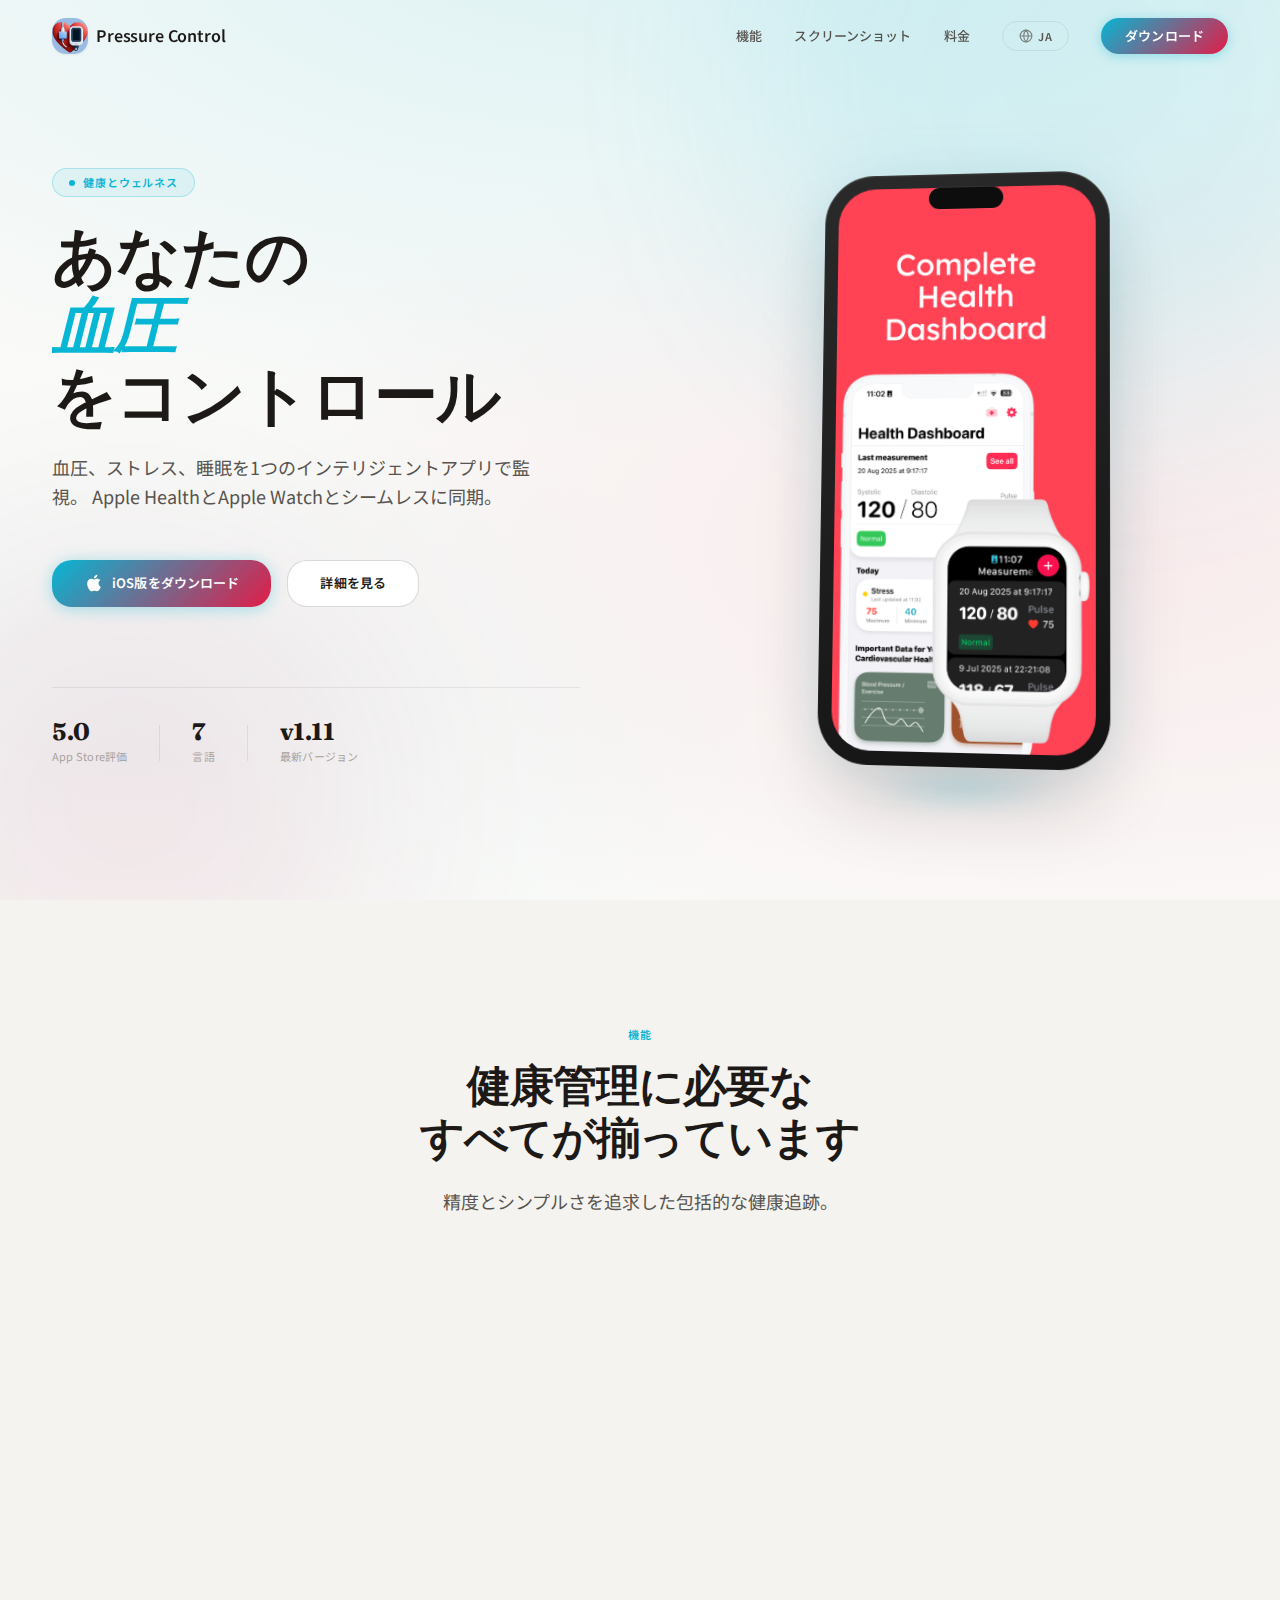
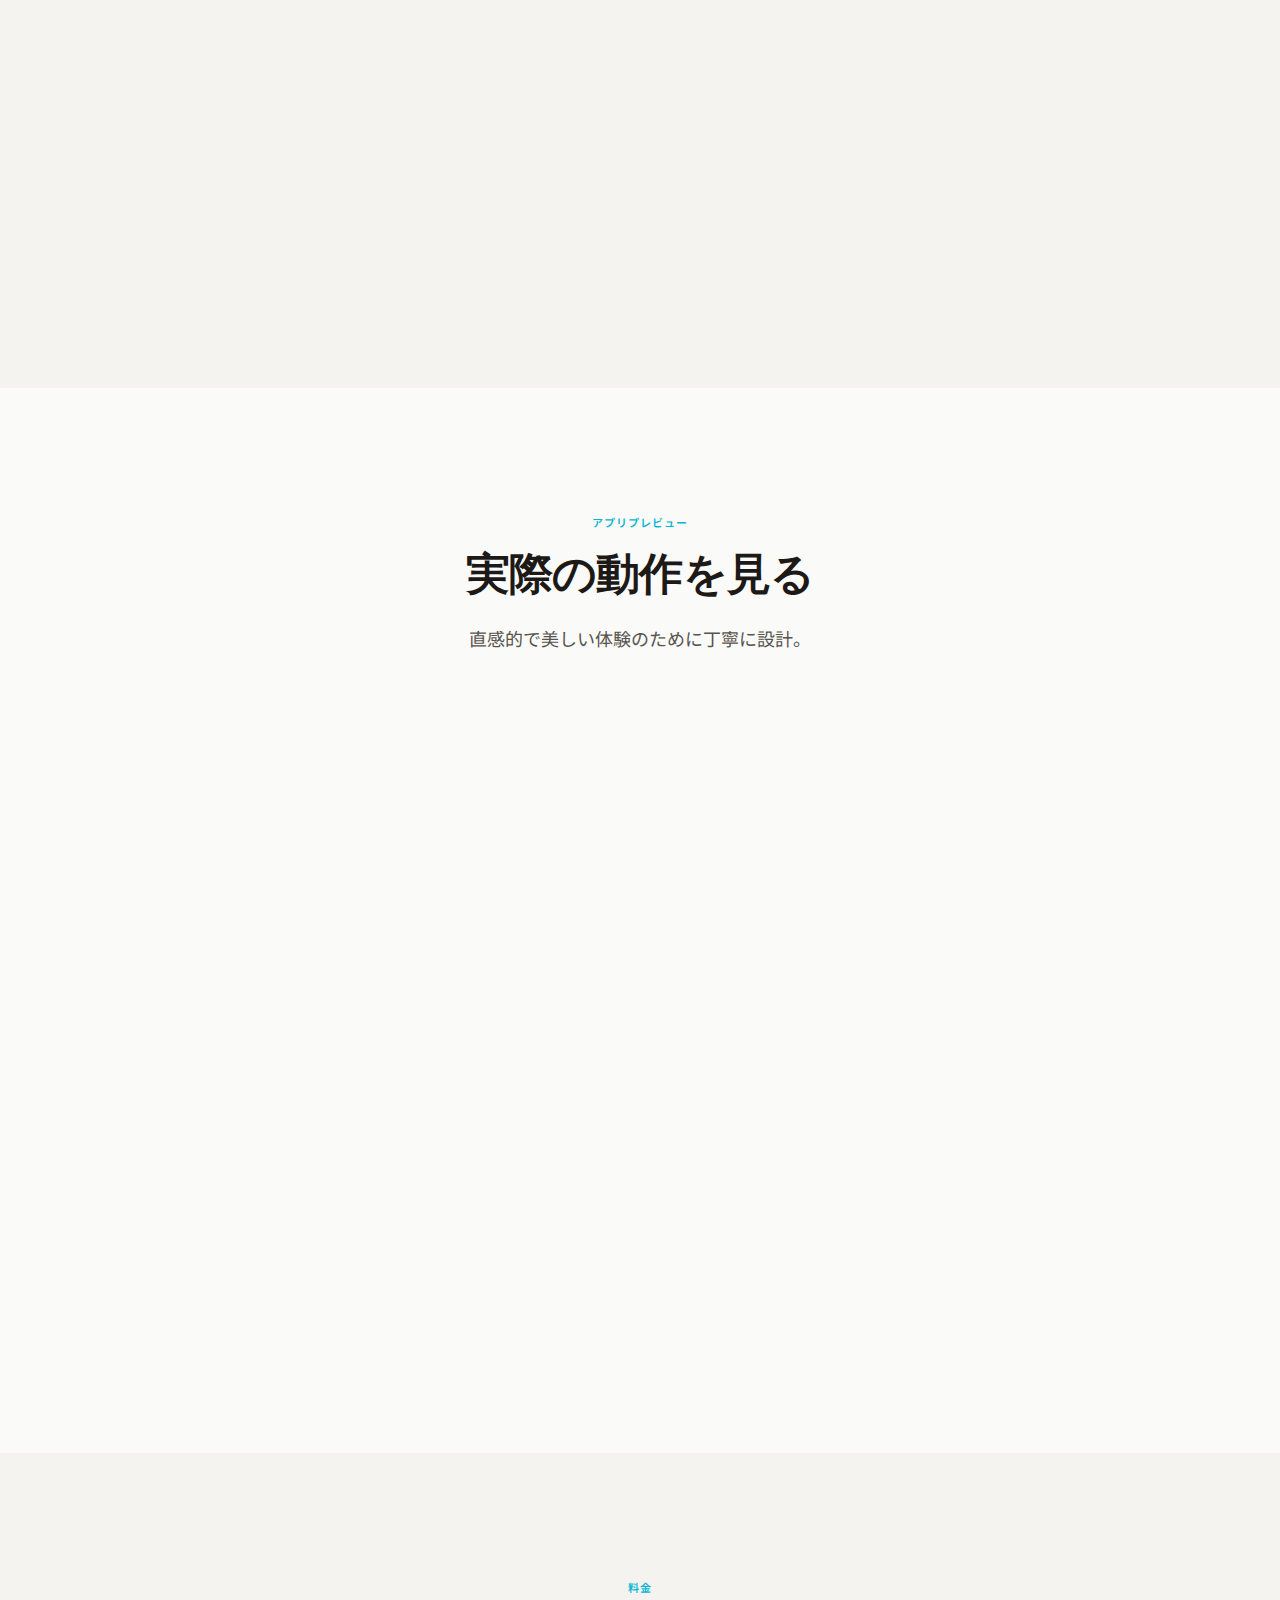
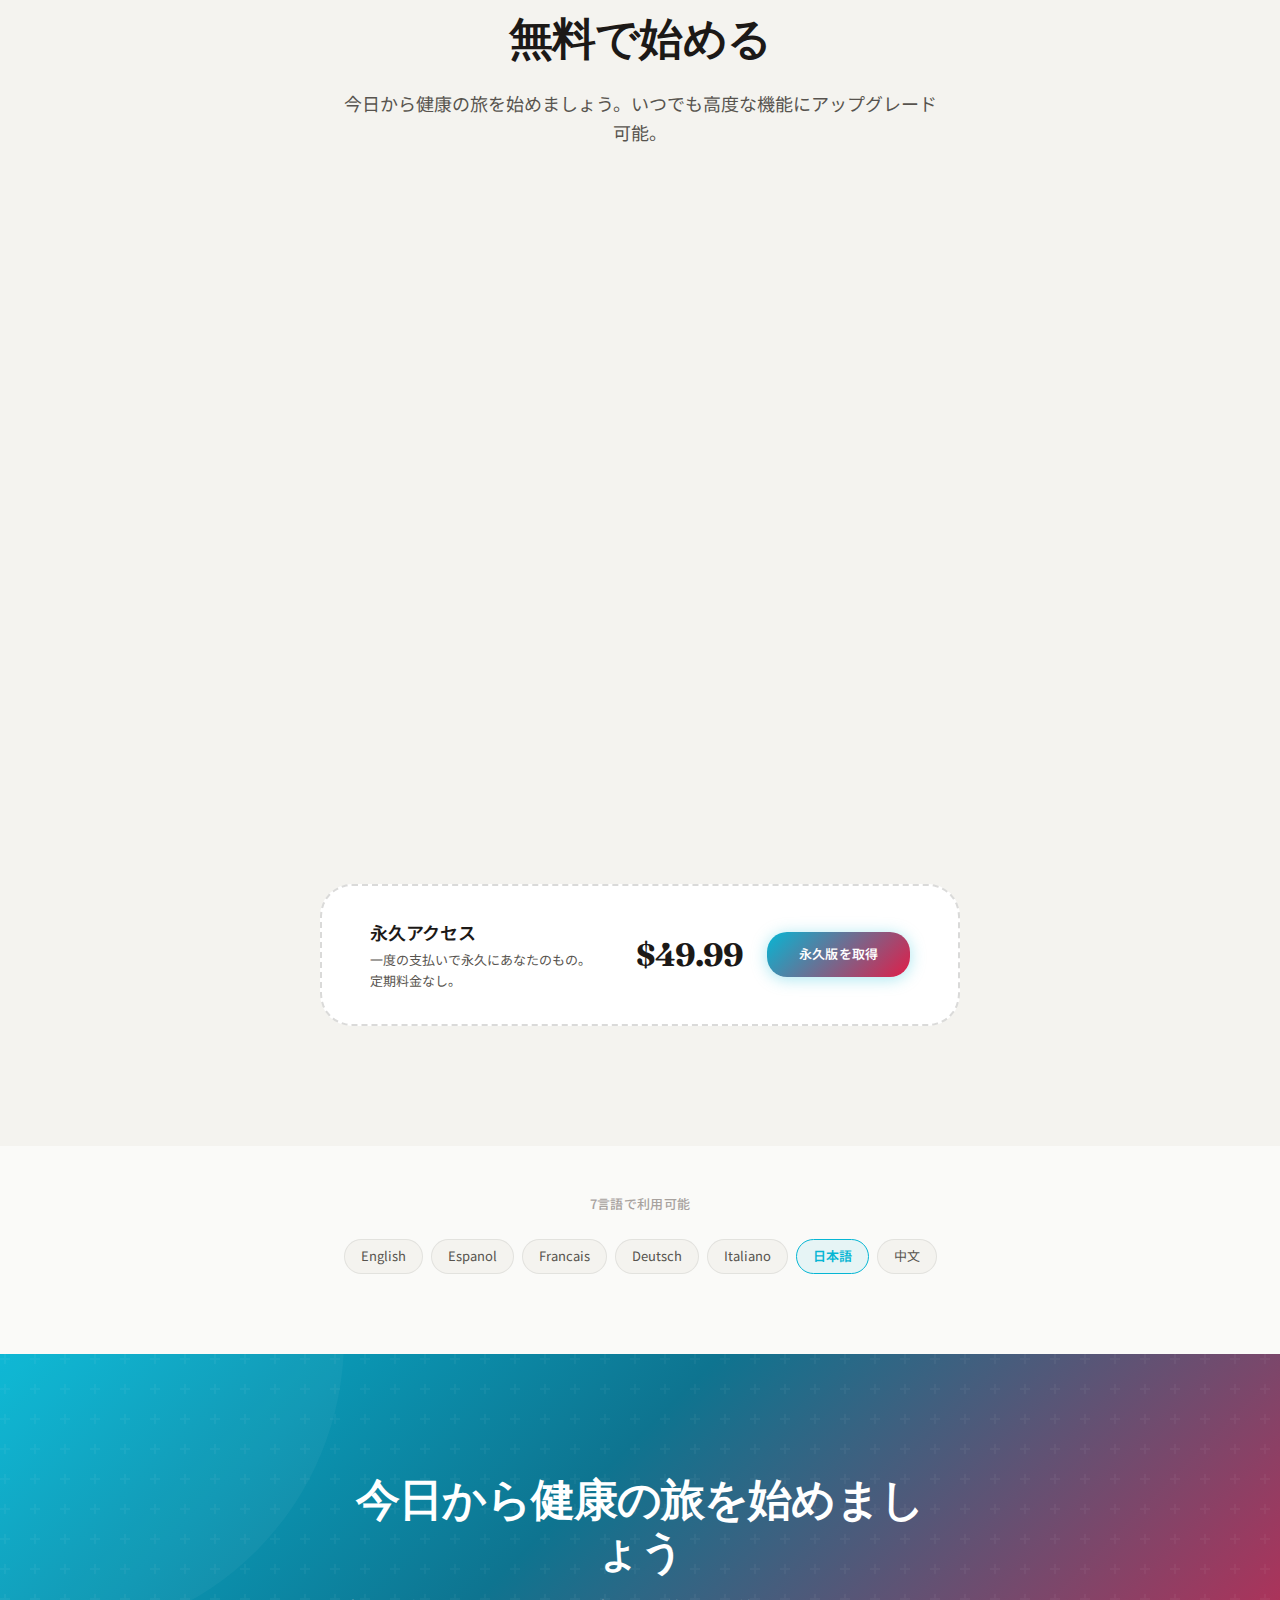
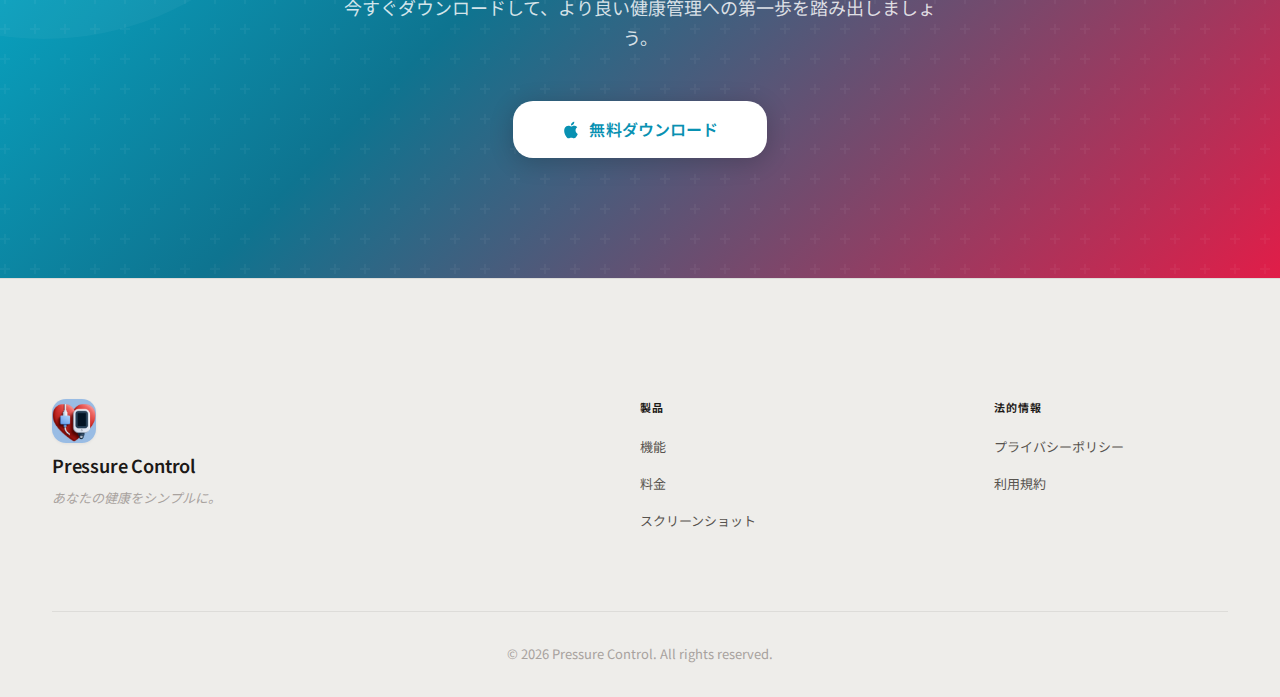
<file: ja/index.html>
<!DOCTYPE html>
<html lang="ja">
<head>
    <meta charset="UTF-8" />
    <meta name="viewport" content="width=device-width, initial-scale=1.0" />
    <title>Pressure Control - スマート血圧モニタリング</title>
    
    <meta name="description" content="Apple HealthとApple Watchとの統合で血圧、ストレス、睡眠を追跡。明確なチャート、履歴、週間AIレポート。" />
    <meta name="theme-color" content="#0a0a0a" media="(prefers-color-scheme: dark)" />
    <meta name="theme-color" content="#ffffff" media="(prefers-color-scheme: light)" />
    
    <link rel="icon" href="../assets/favicon.png" />
    
    <meta property="og:title" content="Pressure Control - スマート血圧モニタリング" />
    <meta property="og:description" content="Apple HealthとApple Watchとの統合で血圧、ストレス、睡眠を追跡。" />
    <meta property="og:image" content="../assets/og-image.png" />

    <link rel="canonical" href="https://litoarias.github.io/landing-pressure-control/ja/" />
    <link rel="alternate" hreflang="en" href="https://litoarias.github.io/landing-pressure-control/" />
    <link rel="alternate" hreflang="es" href="https://litoarias.github.io/landing-pressure-control/es/" />
    <link rel="alternate" hreflang="fr" href="https://litoarias.github.io/landing-pressure-control/fr/" />
    <link rel="alternate" hreflang="de" href="https://litoarias.github.io/landing-pressure-control/de/" />
    <link rel="alternate" hreflang="it" href="https://litoarias.github.io/landing-pressure-control/it/" />
    <link rel="alternate" hreflang="ja" href="https://litoarias.github.io/landing-pressure-control/ja/" />
    <link rel="alternate" hreflang="zh" href="https://litoarias.github.io/landing-pressure-control/zh/" />
    <link rel="alternate" hreflang="x-default" href="https://litoarias.github.io/landing-pressure-control/" />
    
    <link rel="preconnect" href="https://fonts.googleapis.com">
    <link rel="preconnect" href="https://fonts.gstatic.com" crossorigin>
    <link href="https://fonts.googleapis.com/css2?family=Inter:wght@300;400;500;600;700&family=Noto+Sans+JP:wght@300;400;500;600;700&display=swap" rel="stylesheet">
    
    <link rel="stylesheet" href="https://litoarias.github.io/landing-pressure-control/assets/style.css" />
    <style>
        body { font-family: 'Noto Sans JP', 'Inter', sans-serif; }
    </style>
</head>
<body>
    <!-- Navigation -->
    <nav class="nav">
        <div class="nav__container">
            <a href="./index.html" class="nav__logo">
                <img src="../content/image/xjf2048aaxk5vkiasgrz.jpg" alt="Pressure Control" class="nav__logo-img" />
                <span class="nav__logo-text">Pressure Control</span>
            </a>
            <div class="nav__links">
                <a href="#features" class="nav__link">機能</a>
                <a href="#screenshots" class="nav__link">スクリーンショット</a>
                <a href="#pricing" class="nav__link">料金</a>
                <div class="nav__lang">
                    <button class="nav__lang-btn" aria-label="言語を変更" type="button">
                        <svg viewBox="0 0 24 24" fill="none" stroke="currentColor" stroke-width="2">
                            <circle cx="12" cy="12" r="10"/>
                            <path d="M2 12h20M12 2a15.3 15.3 0 0 1 4 10 15.3 15.3 0 0 1-4 10 15.3 15.3 0 0 1-4-10 15.3 15.3 0 0 1 4-10z"/>
                        </svg>
                        JA
                    </button>
                    <div class="nav__lang-dropdown">
                        <a href="../index.html" class="nav__lang-option">English</a>
                        <a href="../es/index.html" class="nav__lang-option">Espanol</a>
                        <a href="../fr/index.html" class="nav__lang-option">Francais</a>
                        <a href="../de/index.html" class="nav__lang-option">Deutsch</a>
                        <a href="../it/index.html" class="nav__lang-option">Italiano</a>
                        <a href="../ja/index.html" class="nav__lang-option nav__lang-option--active">日本語</a>
                        <a href="../zh/index.html" class="nav__lang-option">中文</a>
                    </div>
                </div>
                <a href="https://apps.apple.com/us/app/pressure-control-tracker/id6738280822" class="nav__cta" target="_blank">
                    ダウンロード
                </a>
            </div>
            <button class="nav__mobile-toggle" aria-label="メニューを開く">
                <span></span>
                <span></span>
                <span></span>
            </button>
        </div>
    </nav>

    <!-- Hero Section -->
    <section class="hero">
        <div class="hero__background">
            <div class="hero__gradient"></div>
            <div class="hero__orb hero__orb--1"></div>
            <div class="hero__orb hero__orb--2"></div>
        </div>
        <div class="hero__container">
            <div class="hero__content">
                <div class="hero__badge">
                    <span class="hero__badge-dot"></span>
                    健康とウェルネス
                </div>
                <h1 class="hero__title">
                    あなたの
                    <span class="hero__title-gradient">血圧</span>
                    をコントロール
                </h1>
                <p class="hero__subtitle">
                    血圧、ストレス、睡眠を1つのインテリジェントアプリで監視。
                    Apple HealthとApple Watchとシームレスに同期。
                </p>
                <div class="hero__actions">
                    <a href="https://apps.apple.com/us/app/pressure-control-tracker/id6738280822" class="btn btn--primary" target="_blank">
                        <svg class="btn__icon" viewBox="0 0 24 24" fill="currentColor">
                            <path d="M18.71 19.5c-.83 1.24-1.71 2.45-3.05 2.47-1.34.03-1.77-.79-3.29-.79-1.53 0-2 .77-3.27.82-1.31.05-2.3-1.32-3.14-2.53C4.25 17 2.94 12.45 4.7 9.39c.87-1.52 2.43-2.48 4.12-2.51 1.28-.02 2.5.87 3.29.87.78 0 2.26-1.07 3.81-.91.65.03 2.47.26 3.64 1.98-.09.06-2.17 1.28-2.15 3.81.03 3.02 2.65 4.03 2.68 4.04-.03.07-.42 1.44-1.38 2.83M13 3.5c.73-.83 1.94-1.46 2.94-1.5.13 1.17-.34 2.35-1.04 3.19-.69.85-1.83 1.51-2.95 1.42-.15-1.15.41-2.35 1.05-3.11z"/>
                        </svg>
                        iOS版をダウンロード
                    </a>
                    <a href="#features" class="btn btn--secondary">
                        詳細を見る
                    </a>
                </div>
                <div class="hero__stats">
                    <div class="hero__stat">
                        <span class="hero__stat-value">5.0</span>
                        <span class="hero__stat-label">App Store評価</span>
                    </div>
                    <div class="hero__stat-divider"></div>
                    <div class="hero__stat">
                        <span class="hero__stat-value">7</span>
                        <span class="hero__stat-label">言語</span>
                    </div>
                    <div class="hero__stat-divider"></div>
                    <div class="hero__stat">
                        <span class="hero__stat-value">v1.11</span>
                        <span class="hero__stat-label">最新バージョン</span>
                    </div>
                </div>
            </div>
            <div class="hero__visual">
                <div class="hero__phone">
                    <div class="hero__phone-frame">
                        <img src="../content/image/eruy1h8m5gm5fyy31j3.jpeg" alt="Pressure Controlスクリーンショット" class="hero__phone-screen" />
                    </div>
                </div>
            </div>
        </div>
    </section>

    <!-- Features Section -->
    <section id="features" class="features">
        <div class="features__container">
            <div class="features__header">
                <span class="features__label">機能</span>
                <h2 class="features__title">健康管理に必要な<br />すべてが揃っています</h2>
                <p class="features__description">
                    精度とシンプルさを追求した包括的な健康追跡。
                </p>
            </div>
            <div class="features__grid">
                <div class="feature-card">
                    <div class="feature-card__icon">
                        <svg viewBox="0 0 24 24" fill="none" stroke="currentColor" stroke-width="2">
                            <path d="M22 12h-4l-3 9L9 3l-3 9H2"/>
                        </svg>
                    </div>
                    <h3 class="feature-card__title">リアルタイムモニタリング</h3>
                    <p class="feature-card__text">血圧と心拍数を医療レベルの精度でリアルタイムに追跡。</p>
                </div>
                <div class="feature-card">
                    <div class="feature-card__icon">
                        <svg viewBox="0 0 24 24" fill="none" stroke="currentColor" stroke-width="2">
                            <circle cx="12" cy="12" r="10"/>
                            <path d="M12 6v6l4 2"/>
                        </svg>
                    </div>
                    <h3 class="feature-card__title">健康履歴</h3>
                    <p class="feature-card__text">詳細なチャートとトレンド分析で完全な健康履歴にアクセス。</p>
                </div>
                <div class="feature-card">
                    <div class="feature-card__icon">
                        <svg viewBox="0 0 24 24" fill="none" stroke="currentColor" stroke-width="2">
                            <rect x="3" y="4" width="18" height="18" rx="2" ry="2"/>
                            <line x1="16" y1="2" x2="16" y2="6"/>
                            <line x1="8" y1="2" x2="8" y2="6"/>
                            <line x1="3" y1="10" x2="21" y2="10"/>
                        </svg>
                    </div>
                    <h3 class="feature-card__title">Apple Health同期</h3>
                    <p class="feature-card__text">Apple HealthとApple Watchとシームレスに同期して健康データを統合。</p>
                </div>
                <div class="feature-card">
                    <div class="feature-card__icon">
                        <svg viewBox="0 0 24 24" fill="none" stroke="currentColor" stroke-width="2">
                            <path d="M12 2L2 7l10 5 10-5-10-5z"/>
                            <path d="M2 17l10 5 10-5"/>
                            <path d="M2 12l10 5 10-5"/>
                        </svg>
                    </div>
                    <h3 class="feature-card__title">AI分析</h3>
                    <p class="feature-card__text">パーソナライズされた推奨事項を含む週間AI健康レポートを受信。</p>
                </div>
                <div class="feature-card">
                    <div class="feature-card__icon">
                        <svg viewBox="0 0 24 24" fill="none" stroke="currentColor" stroke-width="2">
                            <path d="M18 8A6 6 0 0 0 6 8c0 7-3 9-3 9h18s-3-2-3-9"/>
                            <path d="M13.73 21a2 2 0 0 1-3.46 0"/>
                        </svg>
                    </div>
                    <h3 class="feature-card__title">スマートアラート</h3>
                    <p class="feature-card__text">異常なパターンや重要な健康変化について通知を受信。</p>
                </div>
                <div class="feature-card">
                    <div class="feature-card__icon">
                        <svg viewBox="0 0 24 24" fill="none" stroke="currentColor" stroke-width="2">
                            <path d="M14 2H6a2 2 0 0 0-2 2v16a2 2 0 0 0 2 2h12a2 2 0 0 0 2-2V8z"/>
                            <polyline points="14 2 14 8 20 8"/>
                            <line x1="16" y1="13" x2="8" y2="13"/>
                            <line x1="16" y1="17" x2="8" y2="17"/>
                        </svg>
                    </div>
                    <h3 class="feature-card__title">レポートエクスポート</h3>
                    <p class="feature-card__text">データをPDFまたはCSVでエクスポートして医師と共有。</p>
                </div>
            </div>
        </div>
    </section>

    <!-- Screenshots Section -->
    <section id="screenshots" class="screenshots">
        <div class="screenshots__container">
            <div class="screenshots__header">
                <span class="screenshots__label">アプリプレビュー</span>
                <h2 class="screenshots__title">実際の動作を見る</h2>
                <p class="screenshots__description">
                    直感的で美しい体験のために丁寧に設計。
                </p>
            </div>
            <div class="screenshots__carousel">
                <div class="screenshots__track">
                    <div class="screenshot-card">
                        <img src="../content/image/eruy1h8m5gm5fyy31j3.jpeg" alt="ダッシュボード" class="screenshot-card__img" />
                    </div>
                    <div class="screenshot-card">
                        <img src="../content/image/w25g7l3phbv2t5i1jce.jpeg" alt="健康チャート" class="screenshot-card__img" />
                    </div>
                    <div class="screenshot-card">
                        <img src="../content/image/8i3n38wxf0xh0ama4yc.jpeg" alt="履歴" class="screenshot-card__img" />
                    </div>
                    <div class="screenshot-card">
                        <img src="../content/image/u0ylt6tgfgceg8frl8t.jpeg" alt="AIレポート" class="screenshot-card__img" />
                    </div>
                </div>
            </div>
        </div>
    </section>

    <!-- Pricing Section -->
    <section id="pricing" class="pricing">
        <div class="pricing__container">
            <div class="pricing__header">
                <span class="pricing__label">料金</span>
                <h2 class="pricing__title">無料で始める</h2>
                <p class="pricing__description">
                    今日から健康の旅を始めましょう。いつでも高度な機能にアップグレード可能。
                </p>
            </div>
            <div class="pricing__cards pricing__cards--three">
                <div class="pricing-card">
                    <div class="pricing-card__header">
                        <h3 class="pricing-card__name">無料</h3>
                        <div class="pricing-card__price">
                            <span class="pricing-card__amount">$0</span>
                            <span class="pricing-card__period">永久</span>
                        </div>
                    </div>
                    <ul class="pricing-card__features">
                        <li>
                            <svg viewBox="0 0 24 24" fill="none" stroke="currentColor" stroke-width="3">
                                <polyline points="20 6 9 17 4 12"/>
                            </svg>
                            血圧と心拍数の記録
                        </li>
                        <li>
                            <svg viewBox="0 0 24 24" fill="none" stroke="currentColor" stroke-width="3">
                                <polyline points="20 6 9 17 4 12"/>
                            </svg>
                            基本チャート付き履歴
                        </li>
                        <li>
                            <svg viewBox="0 0 24 24" fill="none" stroke="currentColor" stroke-width="3">
                                <polyline points="20 6 9 17 4 12"/>
                            </svg>
                            HealthKitとApple Watch同期
                        </li>
                    </ul>
                    <a href="https://apps.apple.com/us/app/pressure-control-tracker/id6738280822" class="pricing-card__btn pricing-card__btn--secondary" target="_blank">
                        始める
                    </a>
                </div>
                <div class="pricing-card pricing-card--featured">
                    <div class="pricing-card__badge">お得</div>
                    <div class="pricing-card__header">
                        <h3 class="pricing-card__name">年間</h3>
                        <div class="pricing-card__price">
                            <span class="pricing-card__amount">$14.99</span>
                            <span class="pricing-card__period">/年</span>
                        </div>
                        <span class="pricing-card__savings">37%節約</span>
                    </div>
                    <ul class="pricing-card__features">
                        <li>
                            <svg viewBox="0 0 24 24" fill="none" stroke="currentColor" stroke-width="3">
                                <polyline points="20 6 9 17 4 12"/>
                            </svg>
                            無料版のすべて
                        </li>
                        <li>
                            <svg viewBox="0 0 24 24" fill="none" stroke="currentColor" stroke-width="3">
                                <polyline points="20 6 9 17 4 12"/>
                            </svg>
                            週間AI健康レポート
                        </li>
                        <li>
                            <svg viewBox="0 0 24 24" fill="none" stroke="currentColor" stroke-width="3">
                                <polyline points="20 6 9 17 4 12"/>
                            </svg>
                            パターン検出とアラート
                        </li>
                        <li>
                            <svg viewBox="0 0 24 24" fill="none" stroke="currentColor" stroke-width="3">
                                <polyline points="20 6 9 17 4 12"/>
                            </svg>
                            PDF・CSVエクスポート
                        </li>
                        <li>
                            <svg viewBox="0 0 24 24" fill="none" stroke="currentColor" stroke-width="3">
                                <polyline points="20 6 9 17 4 12"/>
                            </svg>
                            ストレス・睡眠分析
                        </li>
                    </ul>
                    <a href="https://apps.apple.com/us/app/pressure-control-tracker/id6738280822" class="pricing-card__btn pricing-card__btn--primary" target="_blank">
                        年間購読
                    </a>
                </div>
                <div class="pricing-card">
                    <div class="pricing-card__header">
                        <h3 class="pricing-card__name">月間</h3>
                        <div class="pricing-card__price">
                            <span class="pricing-card__amount">$1.99</span>
                            <span class="pricing-card__period">/月</span>
                        </div>
                    </div>
                    <ul class="pricing-card__features">
                        <li>
                            <svg viewBox="0 0 24 24" fill="none" stroke="currentColor" stroke-width="3">
                                <polyline points="20 6 9 17 4 12"/>
                            </svg>
                            無料版のすべて
                        </li>
                        <li>
                            <svg viewBox="0 0 24 24" fill="none" stroke="currentColor" stroke-width="3">
                                <polyline points="20 6 9 17 4 12"/>
                            </svg>
                            週間AI健康レポート
                        </li>
                        <li>
                            <svg viewBox="0 0 24 24" fill="none" stroke="currentColor" stroke-width="3">
                                <polyline points="20 6 9 17 4 12"/>
                            </svg>
                            パターン検出とアラート
                        </li>
                        <li>
                            <svg viewBox="0 0 24 24" fill="none" stroke="currentColor" stroke-width="3">
                                <polyline points="20 6 9 17 4 12"/>
                            </svg>
                            PDF・CSVエクスポート
                        </li>
                        <li>
                            <svg viewBox="0 0 24 24" fill="none" stroke="currentColor" stroke-width="3">
                                <polyline points="20 6 9 17 4 12"/>
                            </svg>
                            ストレス・睡眠分析
                        </li>
                    </ul>
                    <a href="https://apps.apple.com/us/app/pressure-control-tracker/id6738280822" class="pricing-card__btn pricing-card__btn--secondary" target="_blank">
                        月間購読
                    </a>
                </div>
            </div>
            <div class="pricing__lifetime">
                <div class="pricing__lifetime-content">
                    <div class="pricing__lifetime-info">
                        <h3 class="pricing__lifetime-title">永久アクセス</h3>
                        <p class="pricing__lifetime-text">一度の支払いで永久にあなたのもの。定期料金なし。</p>
                    </div>
                    <div class="pricing__lifetime-price">
                        <span class="pricing__lifetime-amount">$49.99</span>
                        <a href="https://apps.apple.com/us/app/pressure-control-tracker/id6738280822" class="btn btn--primary" target="_blank">
                            永久版を取得
                        </a>
                    </div>
                </div>
            </div>
        </div>
    </section>

    <!-- Languages Section -->
    <section class="languages">
        <div class="languages__container">
            <h3 class="languages__title">7言語で利用可能</h3>
            <div class="languages__list">
                <a href="../index.html" class="languages__item">English</a>
                <a href="../es/index.html" class="languages__item">Espanol</a>
                <a href="../fr/index.html" class="languages__item">Francais</a>
                <a href="../de/index.html" class="languages__item">Deutsch</a>
                <a href="../it/index.html" class="languages__item">Italiano</a>
                <a href="../ja/index.html" class="languages__item languages__item--active">日本語</a>
                <a href="../zh/index.html" class="languages__item">中文</a>
            </div>
        </div>
    </section>

    <!-- CTA Section -->
    <section class="cta">
        <div class="cta__container">
            <div class="cta__content">
                <h2 class="cta__title">今日から健康の旅を始めましょう</h2>
                <p class="cta__text">今すぐダウンロードして、より良い健康管理への第一歩を踏み出しましょう。</p>
                <a href="https://apps.apple.com/us/app/pressure-control-tracker/id6738280822" class="btn btn--primary btn--large" target="_blank">
                    <svg class="btn__icon" viewBox="0 0 24 24" fill="currentColor">
                        <path d="M18.71 19.5c-.83 1.24-1.71 2.45-3.05 2.47-1.34.03-1.77-.79-3.29-.79-1.53 0-2 .77-3.27.82-1.31.05-2.3-1.32-3.14-2.53C4.25 17 2.94 12.45 4.7 9.39c.87-1.52 2.43-2.48 4.12-2.51 1.28-.02 2.5.87 3.29.87.78 0 2.26-1.07 3.81-.91.65.03 2.47.26 3.64 1.98-.09.06-2.17 1.28-2.15 3.81.03 3.02 2.65 4.03 2.68 4.04-.03.07-.42 1.44-1.38 2.83M13 3.5c.73-.83 1.94-1.46 2.94-1.5.13 1.17-.34 2.35-1.04 3.19-.69.85-1.83 1.51-2.95 1.42-.15-1.15.41-2.35 1.05-3.11z"/>
                    </svg>
                    無料ダウンロード
                </a>
            </div>
        </div>
    </section>

    <!-- Footer -->
    <footer class="footer">
        <div class="footer__container">
            <div class="footer__top">
                <div class="footer__brand">
                    <img src="../content/image/xjf2048aaxk5vkiasgrz.jpg" alt="Pressure Control" class="footer__logo" />
                    <span class="footer__brand-name">Pressure Control</span>
                    <p class="footer__tagline">あなたの健康をシンプルに。</p>
                </div>
                <div class="footer__links-group">
                    <h4 class="footer__links-title">製品</h4>
                    <a href="#features" class="footer__link">機能</a>
                    <a href="#pricing" class="footer__link">料金</a>
                    <a href="#screenshots" class="footer__link">スクリーンショット</a>
                </div>
                <div class="footer__links-group">
                    <h4 class="footer__links-title">法的情報</h4>
                    <a href="https://litoarias.github.io/pressurecontrol-privacy" class="footer__link">プライバシーポリシー</a>
                    <a href="#" class="footer__link">利用規約</a>
                </div>
            </div>
            <div class="footer__bottom">
                <p class="footer__copyright">
                    &copy; <script>document.write(new Date().getFullYear())</script><noscript>2025</noscript> Pressure Control. All rights reserved.
                </p>
            </div>
        </div>
    </footer>

    <script>
        localStorage.setItem('pc_lang', 'ja');

        const mobileToggle = document.querySelector('.nav__mobile-toggle');
        const navLinks = document.querySelector('.nav__links');
        mobileToggle?.addEventListener('click', () => {
            navLinks?.classList.toggle('nav__links--active');
            mobileToggle.classList.toggle('nav__mobile-toggle--active');
        });
        const langBtn = document.querySelector('.nav__lang-btn');
        const langDropdown = document.querySelector('.nav__lang-dropdown');
        langBtn?.addEventListener('click', () => {
            langDropdown?.classList.toggle('nav__lang-dropdown--active');
        });
        document.addEventListener('click', (e) => {
            if (!e.target.closest('.nav__lang')) {
                langDropdown?.classList.remove('nav__lang-dropdown--active');
            }
        });
        const getLanguageFromHref = (href) => {
            const absolute = new URL(href, window.location.href);
            const segments = absolute.pathname.split('/').filter(Boolean);
            const last = segments[segments.length - 1] || '';
            if (last === 'index.html' && segments.length > 1) {
                return segments[segments.length - 2];
            }
            if (['es', 'fr', 'de', 'it', 'ja', 'zh'].includes(last)) {
                return last;
            }
            return 'en';
        };
        document.querySelectorAll('.nav__lang-option, .languages__item').forEach((link) => {
            link.addEventListener('click', () => {
                const lang = getLanguageFromHref(link.getAttribute('href') || '../index.html');
                localStorage.setItem('pc_lang', lang);
            });
        });
        document.querySelectorAll('a[href^="#"]').forEach(anchor => {
            anchor.addEventListener('click', function (e) {
                e.preventDefault();
                const target = document.querySelector(this.getAttribute('href'));
                if (target) {
                    target.scrollIntoView({ behavior: 'smooth', block: 'start' });
                    navLinks?.classList.remove('nav__links--active');
                    mobileToggle?.classList.remove('nav__mobile-toggle--active');
                }
            });
        });
        const nav = document.querySelector('.nav');
        window.addEventListener('scroll', () => {
            if (window.scrollY > 50) {
                nav?.classList.add('nav--scrolled');
            } else {
                nav?.classList.remove('nav--scrolled');
            }
        });
        const observerOptions = { threshold: 0.1, rootMargin: '0px 0px -50px 0px' };
        const observer = new IntersectionObserver((entries) => {
            entries.forEach(entry => {
                if (entry.isIntersecting) { entry.target.classList.add('animate-in'); }
            });
        }, observerOptions);
        document.querySelectorAll('.feature-card, .pricing-card, .screenshot-card').forEach(el => { observer.observe(el); });
    </script>
</body>
</html>
</file>
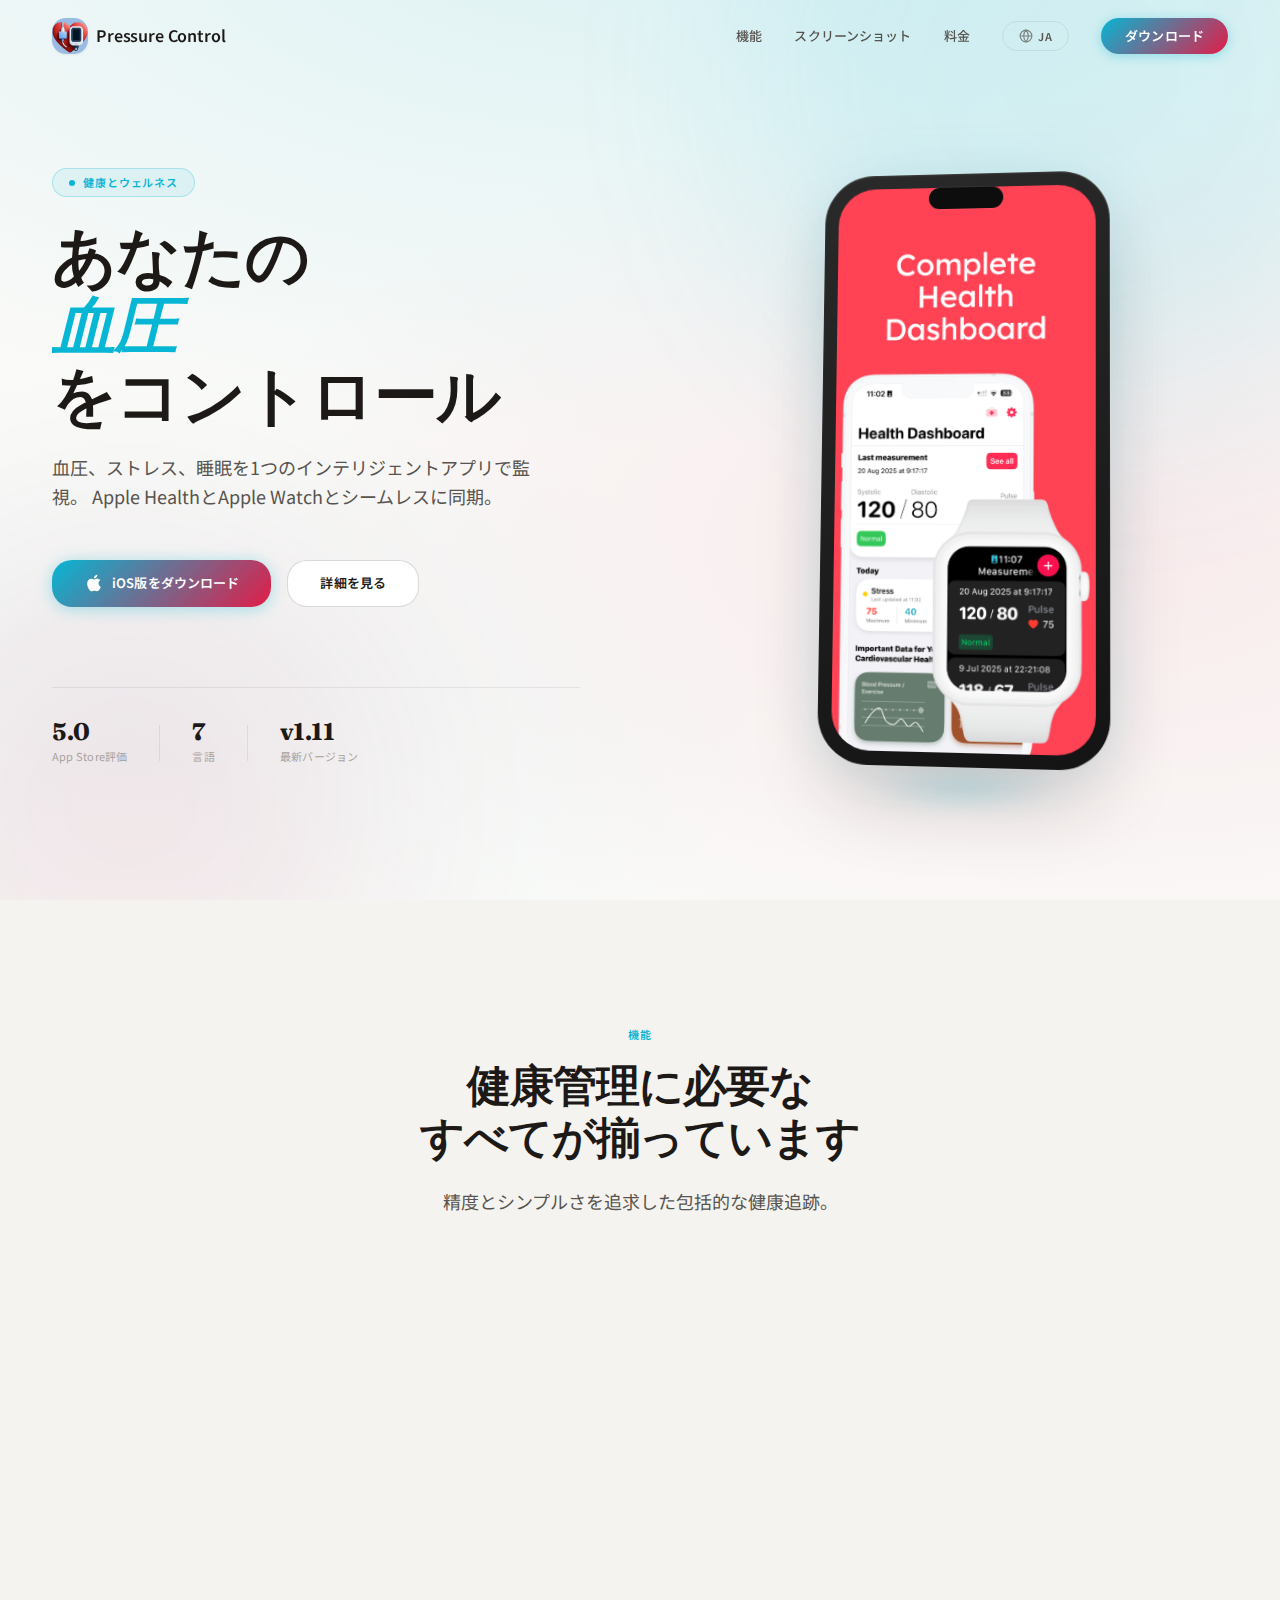
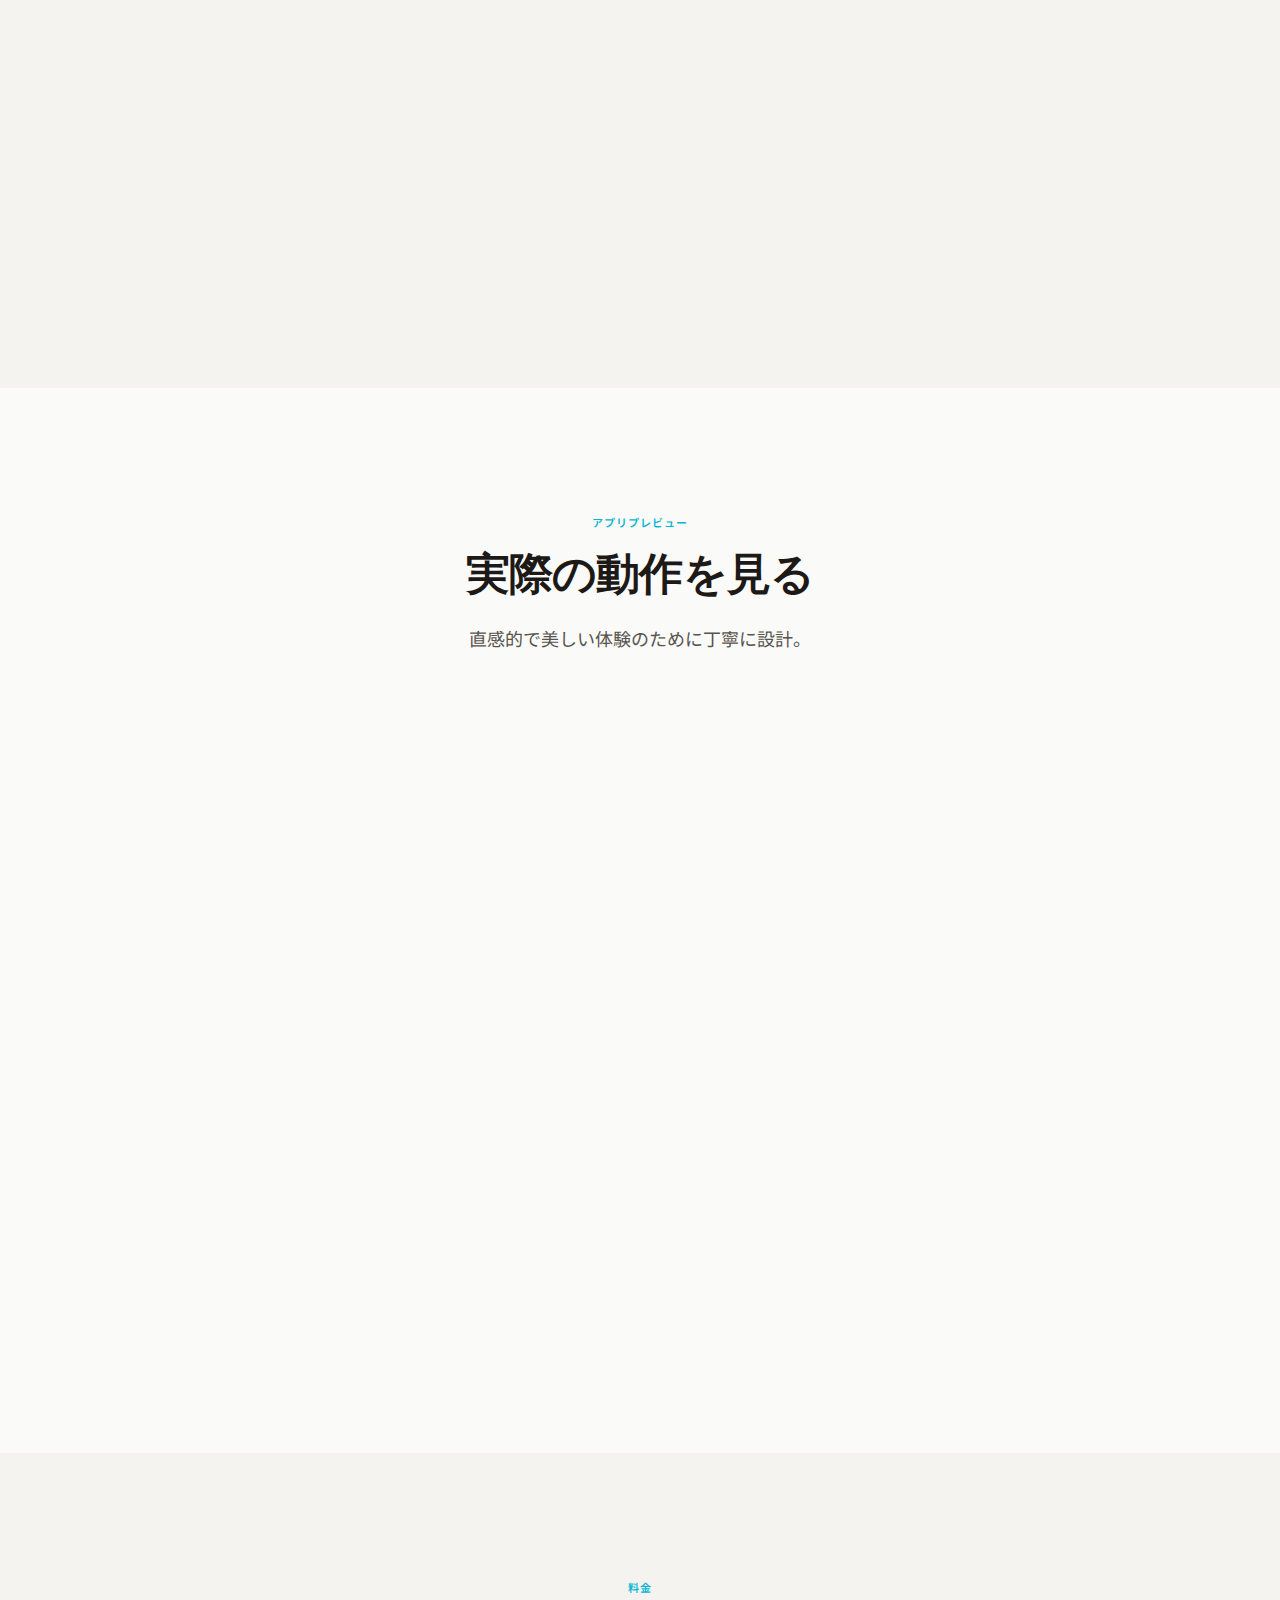
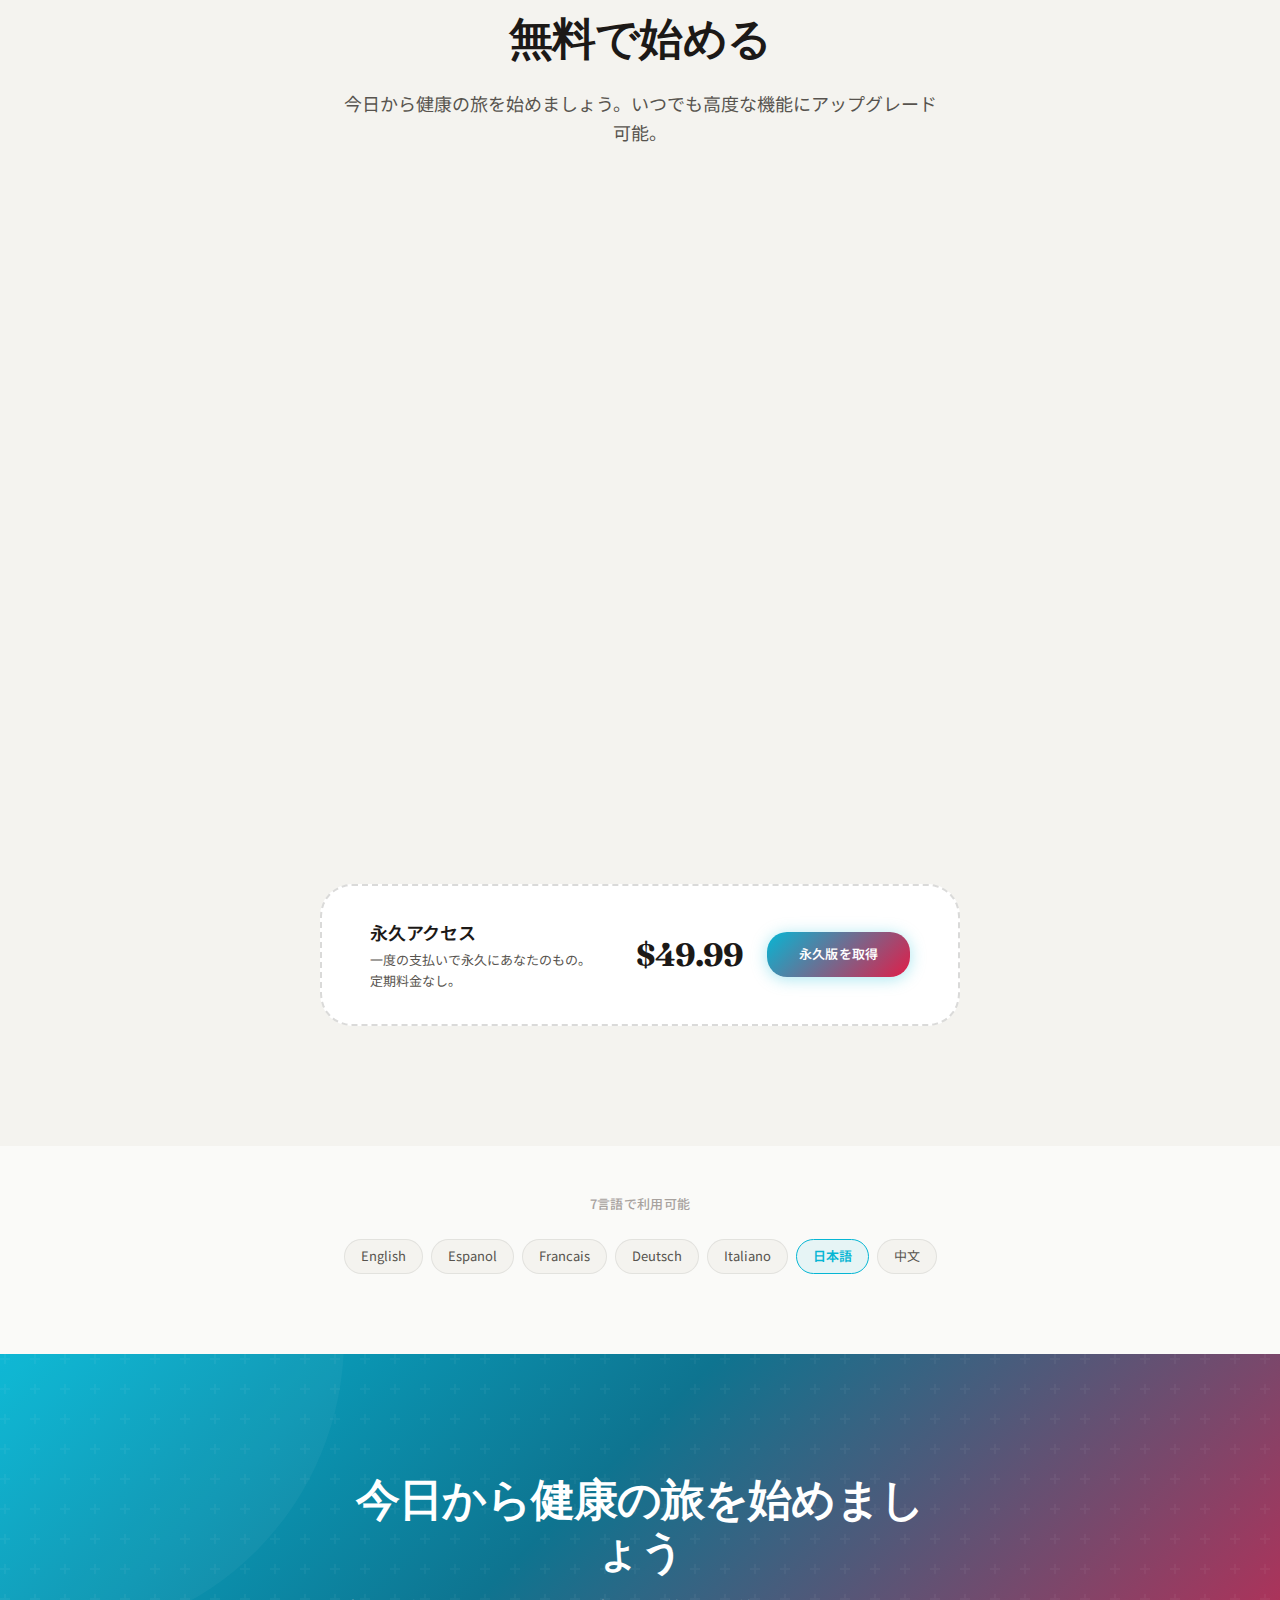
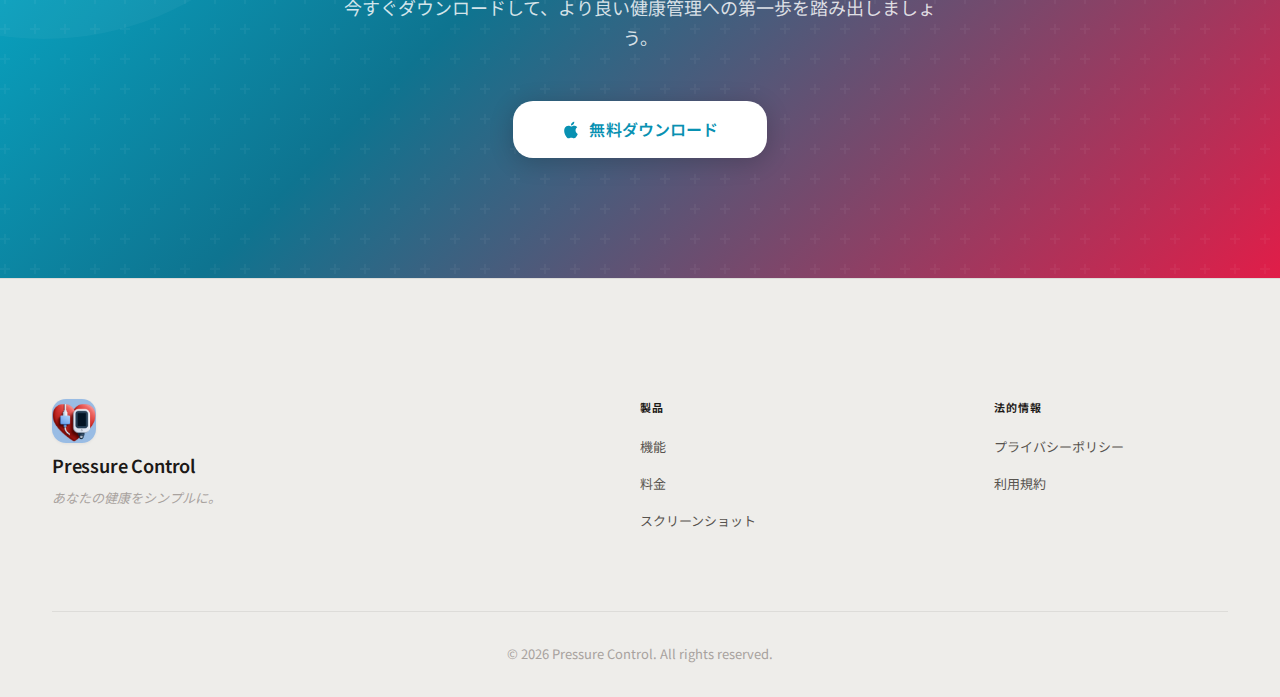
<file: ko/index.html>
<!DOCTYPE html>
<html lang="ko">
<head>
    <meta charset="UTF-8" />
    <meta name="viewport" content="width=device-width, initial-scale=1.0" />
    <title>Pressure Control - 스마트 혈압 모니터링</title>

    <meta name="description" content="Apple Health 및 Apple Watch 연동으로 혈압, 스트레스, 수면을 추적하세요. 명확한 차트, 기록 및 주간 AI 보고서." />
    <meta name="theme-color" content="#0a0a0a" media="(prefers-color-scheme: dark)" />
    <meta name="theme-color" content="#ffffff" media="(prefers-color-scheme: light)" />

    <link rel="icon" href="../assets/favicon.png" />

    <meta property="og:title" content="Pressure Control - 스마트 혈압 모니터링" />
    <meta property="og:description" content="Apple Health 및 Apple Watch 연동으로 혈압, 스트레스, 수면을 추적하세요." />
    <meta property="og:image" content="../assets/og-image.png" />

    <link rel="canonical" href="https://litoarias.github.io/landing-pressure-control/ko/" />
    <link rel="alternate" hreflang="en" href="https://litoarias.github.io/landing-pressure-control/" />
    <link rel="alternate" hreflang="es" href="https://litoarias.github.io/landing-pressure-control/es/" />
    <link rel="alternate" hreflang="fr" href="https://litoarias.github.io/landing-pressure-control/fr/" />
    <link rel="alternate" hreflang="de" href="https://litoarias.github.io/landing-pressure-control/de/" />
    <link rel="alternate" hreflang="it" href="https://litoarias.github.io/landing-pressure-control/it/" />
    <link rel="alternate" hreflang="ja" href="https://litoarias.github.io/landing-pressure-control/ja/" />
    <link rel="alternate" hreflang="zh" href="https://litoarias.github.io/landing-pressure-control/zh/" />
    <link rel="alternate" hreflang="ar" href="https://litoarias.github.io/landing-pressure-control/ar/" />
    <link rel="alternate" hreflang="zh-TW" href="https://litoarias.github.io/landing-pressure-control/zh-TW/" />
    <link rel="alternate" hreflang="ko" href="https://litoarias.github.io/landing-pressure-control/ko/" />
    <link rel="alternate" hreflang="pt-BR" href="https://litoarias.github.io/landing-pressure-control/pt/" />
    <link rel="alternate" hreflang="ru" href="https://litoarias.github.io/landing-pressure-control/ru/" />
    <link rel="alternate" hreflang="x-default" href="https://litoarias.github.io/landing-pressure-control/" />

    <link rel="preconnect" href="https://fonts.googleapis.com">
    <link rel="preconnect" href="https://fonts.gstatic.com" crossorigin>

    <link rel="stylesheet" href="https://litoarias.github.io/landing-pressure-control/assets/style.css" />

    <script>
        (function () {
            const stored = localStorage.getItem("pc_lang");
            if (stored && stored !== "ko") {
                const map = { en: "../index.html", es: "../es/index.html", fr: "../fr/index.html", de: "../de/index.html", it: "../it/index.html", ja: "../ja/index.html", zh: "../zh/index.html", ar: "../ar/index.html", "zh-TW": "../zh-TW/index.html", pt: "../pt/index.html", ru: "../ru/index.html" };
                if (map[stored]) window.location.replace(new URL(map[stored], window.location.href).href);
            }
        })();
    </script>
</head>
<body>
    <nav class="nav">
        <div class="nav__container">
            <a href="./index.html" class="nav__logo">
                <img src="../content/image/xjf2048aaxk5vkiasgrz.jpg" alt="Pressure Control" class="nav__logo-img" />
                <span class="nav__logo-text">Pressure Control</span>
            </a>
            <div class="nav__links">
                <a href="#features" class="nav__link">기능</a>
                <a href="#screenshots" class="nav__link">스크린샷</a>
                <a href="#pricing" class="nav__link">가격</a>
                <a href="./support/index.html" class="nav__link">지원</a>
                <div class="nav__lang">
                    <button class="nav__lang-btn" aria-label="언어 변경" type="button">
                        <svg viewBox="0 0 24 24" fill="none" stroke="currentColor" stroke-width="2">
                            <circle cx="12" cy="12" r="10"/>
                            <path d="M2 12h20M12 2a15.3 15.3 0 0 1 4 10 15.3 15.3 0 0 1-4 10 15.3 15.3 0 0 1-4-10 15.3 15.3 0 0 1 4-10z"/>
                        </svg>
                        KO
                    </button>
                    <div class="nav__lang-dropdown">
                        <a href="../index.html" class="nav__lang-option">English</a>
                        <a href="../ar/index.html" class="nav__lang-option">العربية</a>
                        <a href="../zh/index.html" class="nav__lang-option">简体中文</a>
                        <a href="../zh-TW/index.html" class="nav__lang-option">繁體中文</a>
                        <a href="../fr/index.html" class="nav__lang-option">Français</a>
                        <a href="../de/index.html" class="nav__lang-option">Deutsch</a>
                        <a href="../it/index.html" class="nav__lang-option">Italiano</a>
                        <a href="../ja/index.html" class="nav__lang-option">日本語</a>
                        <a href="../ko/index.html" class="nav__lang-option nav__lang-option--active">한국어</a>
                        <a href="../pt/index.html" class="nav__lang-option">Português</a>
                        <a href="../ru/index.html" class="nav__lang-option">Русский</a>
                        <a href="../es/index.html" class="nav__lang-option">Español</a>
                    </div>
                </div>
                <a href="https://apps.apple.com/us/app/pressure-control-tracker/id6738280822" class="nav__cta" target="_blank">
                    다운로드
                </a>
            </div>
            <button class="nav__mobile-toggle" aria-label="메뉴 열기">
                <span></span><span></span><span></span>
            </button>
        </div>
    </nav>

    <section class="hero">
        <div class="hero__background">
            <div class="hero__gradient"></div>
            <div class="hero__orb hero__orb--1"></div>
            <div class="hero__orb hero__orb--2"></div>
        </div>
        <div class="hero__container">
            <div class="hero__content">
                <div class="hero__badge">
                    <span class="hero__badge-dot"></span>
                    건강 & 웰니스
                </div>
                <h1 class="hero__title">
                    혈압을
                    <span class="hero__title-gradient">관리하세요</span>
                </h1>
                <p class="hero__subtitle">
                    하나의 스마트 앱으로 혈압, 스트레스, 수면을 모니터링하세요.
                    Apple Health와 Apple Watch와 완벽하게 연동됩니다.
                </p>
                <div class="hero__actions">
                    <a href="https://apps.apple.com/us/app/pressure-control-tracker/id6738280822" class="btn btn--primary" target="_blank">
                        <svg class="btn__icon" viewBox="0 0 24 24" fill="currentColor">
                            <path d="M18.71 19.5c-.83 1.24-1.71 2.45-3.05 2.47-1.34.03-1.77-.79-3.29-.79-1.53 0-2 .77-3.27.82-1.31.05-2.3-1.32-3.14-2.53C4.25 17 2.94 12.45 4.7 9.39c.87-1.52 2.43-2.48 4.12-2.51 1.28-.02 2.5.87 3.29.87.78 0 2.26-1.07 3.81-.91.65.03 2.47.26 3.64 1.98-.09.06-2.17 1.28-2.15 3.81.03 3.02 2.65 4.03 2.68 4.04-.03.07-.42 1.44-1.38 2.83M13 3.5c.73-.83 1.94-1.46 2.94-1.5.13 1.17-.34 2.35-1.04 3.19-.69.85-1.83 1.51-2.95 1.42-.15-1.15.41-2.35 1.05-3.11z"/>
                        </svg>
                        iOS 다운로드
                    </a>
                    <a href="#features" class="btn btn--secondary">더 알아보기</a>
                </div>
                <div class="hero__stats">
                    <div class="hero__stat">
                        <span class="hero__stat-value">5.0</span>
                        <span class="hero__stat-label">앱스토어 평점</span>
                    </div>
                    <div class="hero__stat-divider"></div>
                    <div class="hero__stat">
                        <span class="hero__stat-value">12</span>
                        <span class="hero__stat-label">언어</span>
                    </div>
                    <div class="hero__stat-divider"></div>
                    <div class="hero__stat">
                        <span class="hero__stat-value">v1.11</span>
                        <span class="hero__stat-label">최신 버전</span>
                    </div>
                </div>
            </div>
            <div class="hero__visual">
                <div class="hero__phone">
                    <div class="hero__phone-frame">
                        <img src="../content/image/eruy1h8m5gm5fyy31j3.jpeg" alt="Pressure Control 앱 스크린샷" class="hero__phone-screen" />
                    </div>
                </div>
            </div>
        </div>
    </section>

    <section id="features" class="features">
        <div class="features__container">
            <div class="features__header">
                <span class="features__label">기능</span>
                <h2 class="features__title">건강 관리에<br />필요한 모든 것</h2>
                <p class="features__description">정확성과 간결함을 고려하여 설계된 종합 건강 추적 기능.</p>
            </div>
            <div class="features__grid">
                <div class="feature-card">
                    <div class="feature-card__icon"><svg viewBox="0 0 24 24" fill="none" stroke="currentColor" stroke-width="2"><path d="M22 12h-4l-3 9L9 3l-3 9H2"/></svg></div>
                    <h3 class="feature-card__title">실시간 모니터링</h3>
                    <p class="feature-card__text">의료 수준의 정확도로 혈압과 심박수를 실시간으로 추적하세요.</p>
                </div>
                <div class="feature-card">
                    <div class="feature-card__icon"><svg viewBox="0 0 24 24" fill="none" stroke="currentColor" stroke-width="2"><circle cx="12" cy="12" r="10"/><path d="M12 6v6l4 2"/></svg></div>
                    <h3 class="feature-card__title">건강 기록</h3>
                    <p class="feature-card__text">상세한 차트와 추세 분석으로 전체 건강 기록에 접근하세요.</p>
                </div>
                <div class="feature-card">
                    <div class="feature-card__icon"><svg viewBox="0 0 24 24" fill="none" stroke="currentColor" stroke-width="2"><rect x="3" y="4" width="18" height="18" rx="2"/><line x1="16" y1="2" x2="16" y2="6"/><line x1="8" y1="2" x2="8" y2="6"/><line x1="3" y1="10" x2="21" y2="10"/></svg></div>
                    <h3 class="feature-card__title">Apple Health 동기화</h3>
                    <p class="feature-card__text">Apple Health와 Apple Watch와 원활하게 동기화하여 통합된 건강 데이터를 얻으세요.</p>
                </div>
                <div class="feature-card">
                    <div class="feature-card__icon"><svg viewBox="0 0 24 24" fill="none" stroke="currentColor" stroke-width="2"><path d="M12 2L2 7l10 5 10-5-10-5z"/><path d="M2 17l10 5 10-5"/><path d="M2 12l10 5 10-5"/></svg></div>
                    <h3 class="feature-card__title">AI 기반 인사이트</h3>
                    <p class="feature-card__text">개인화된 추천과 함께 주간 AI 생성 건강 보고서를 받으세요.</p>
                </div>
                <div class="feature-card">
                    <div class="feature-card__icon"><svg viewBox="0 0 24 24" fill="none" stroke="currentColor" stroke-width="2"><path d="M18 8A6 6 0 0 0 6 8c0 7-3 9-3 9h18s-3-2-3-9"/><path d="M13.73 21a2 2 0 0 1-3.46 0"/></svg></div>
                    <h3 class="feature-card__title">스마트 알림</h3>
                    <p class="feature-card__text">비정상적인 패턴과 중요한 건강 변화에 대해 알림을 받으세요.</p>
                </div>
                <div class="feature-card">
                    <div class="feature-card__icon"><svg viewBox="0 0 24 24" fill="none" stroke="currentColor" stroke-width="2"><path d="M14 2H6a2 2 0 0 0-2 2v16a2 2 0 0 0 2 2h12a2 2 0 0 0 2-2V8z"/><polyline points="14 2 14 8 20 8"/><line x1="16" y1="13" x2="8" y2="13"/><line x1="16" y1="17" x2="8" y2="17"/></svg></div>
                    <h3 class="feature-card__title">보고서 내보내기</h3>
                    <p class="feature-card__text">의료 제공자와 공유하기 위해 데이터를 PDF 또는 CSV로 내보내세요.</p>
                </div>
            </div>
        </div>
    </section>

    <section id="screenshots" class="screenshots">
        <div class="screenshots__container">
            <div class="screenshots__header">
                <span class="screenshots__label">앱 미리보기</span>
                <h2 class="screenshots__title">실제로 보기</h2>
                <p class="screenshots__description">직관적이고 아름다운 경험을 위해 세심하게 설계되었습니다.</p>
            </div>
            <div class="screenshots__carousel">
                <div class="screenshots__track">
                    <div class="screenshot-card"><img src="../content/image/eruy1h8m5gm5fyy31j3.jpeg" alt="대시보드" class="screenshot-card__img" /></div>
                    <div class="screenshot-card"><img src="../content/image/w25g7l3phbv2t5i1jce.jpeg" alt="건강 차트" class="screenshot-card__img" /></div>
                    <div class="screenshot-card"><img src="../content/image/8i3n38wxf0xh0ama4yc.jpeg" alt="추적 기록" class="screenshot-card__img" /></div>
                    <div class="screenshot-card"><img src="../content/image/u0ylt6tgfgceg8frl8t.jpeg" alt="AI 보고서" class="screenshot-card__img" /></div>
                </div>
            </div>
        </div>
    </section>

    <section id="pricing" class="pricing">
        <div class="pricing__container">
            <div class="pricing__header">
                <span class="pricing__label">가격</span>
                <h2 class="pricing__title">무료로 시작하세요</h2>
                <p class="pricing__description">오늘 건강 여정을 시작하세요. 고급 기능을 위해 언제든지 업그레이드하세요.</p>
            </div>
            <div class="pricing__cards pricing__cards--three">
                <div class="pricing-card">
                    <div class="pricing-card__header">
                        <h3 class="pricing-card__name">무료</h3>
                        <div class="pricing-card__price">
                            <span class="pricing-card__amount">$0</span>
                            <span class="pricing-card__period">영구</span>
                        </div>
                    </div>
                    <ul class="pricing-card__features">
                        <li><svg viewBox="0 0 24 24" fill="none" stroke="currentColor" stroke-width="3"><polyline points="20 6 9 17 4 12"/></svg>혈압 및 심박수 기록</li>
                        <li><svg viewBox="0 0 24 24" fill="none" stroke="currentColor" stroke-width="3"><polyline points="20 6 9 17 4 12"/></svg>기본 차트가 있는 기록</li>
                        <li><svg viewBox="0 0 24 24" fill="none" stroke="currentColor" stroke-width="3"><polyline points="20 6 9 17 4 12"/></svg>HealthKit 및 Apple Watch 동기화</li>
                    </ul>
                    <a href="https://apps.apple.com/us/app/pressure-control-tracker/id6738280822" class="pricing-card__btn pricing-card__btn--secondary" target="_blank">시작하기</a>
                </div>
                <div class="pricing-card pricing-card--featured">
                    <div class="pricing-card__badge">최고의 가치</div>
                    <div class="pricing-card__header">
                        <h3 class="pricing-card__name">연간</h3>
                        <div class="pricing-card__price">
                            <span class="pricing-card__amount">$14.99</span>
                            <span class="pricing-card__period">/년</span>
                        </div>
                        <span class="pricing-card__savings">37% 절약</span>
                    </div>
                    <ul class="pricing-card__features">
                        <li><svg viewBox="0 0 24 24" fill="none" stroke="currentColor" stroke-width="3"><polyline points="20 6 9 17 4 12"/></svg>무료의 모든 것</li>
                        <li><svg viewBox="0 0 24 24" fill="none" stroke="currentColor" stroke-width="3"><polyline points="20 6 9 17 4 12"/></svg>주간 AI 건강 보고서</li>
                        <li><svg viewBox="0 0 24 24" fill="none" stroke="currentColor" stroke-width="3"><polyline points="20 6 9 17 4 12"/></svg>패턴 감지 및 알림</li>
                        <li><svg viewBox="0 0 24 24" fill="none" stroke="currentColor" stroke-width="3"><polyline points="20 6 9 17 4 12"/></svg>PDF 및 CSV 내보내기</li>
                        <li><svg viewBox="0 0 24 24" fill="none" stroke="currentColor" stroke-width="3"><polyline points="20 6 9 17 4 12"/></svg>스트레스 및 수면 분석</li>
                    </ul>
                    <a href="https://apps.apple.com/us/app/pressure-control-tracker/id6738280822" class="pricing-card__btn pricing-card__btn--primary" target="_blank">연간 구독</a>
                </div>
                <div class="pricing-card">
                    <div class="pricing-card__header">
                        <h3 class="pricing-card__name">월간</h3>
                        <div class="pricing-card__price">
                            <span class="pricing-card__amount">$1.99</span>
                            <span class="pricing-card__period">/월</span>
                        </div>
                    </div>
                    <ul class="pricing-card__features">
                        <li><svg viewBox="0 0 24 24" fill="none" stroke="currentColor" stroke-width="3"><polyline points="20 6 9 17 4 12"/></svg>무료의 모든 것</li>
                        <li><svg viewBox="0 0 24 24" fill="none" stroke="currentColor" stroke-width="3"><polyline points="20 6 9 17 4 12"/></svg>주간 AI 건강 보고서</li>
                        <li><svg viewBox="0 0 24 24" fill="none" stroke="currentColor" stroke-width="3"><polyline points="20 6 9 17 4 12"/></svg>패턴 감지 및 알림</li>
                        <li><svg viewBox="0 0 24 24" fill="none" stroke="currentColor" stroke-width="3"><polyline points="20 6 9 17 4 12"/></svg>PDF 및 CSV 내보내기</li>
                        <li><svg viewBox="0 0 24 24" fill="none" stroke="currentColor" stroke-width="3"><polyline points="20 6 9 17 4 12"/></svg>스트레스 및 수면 분석</li>
                    </ul>
                    <a href="https://apps.apple.com/us/app/pressure-control-tracker/id6738280822" class="pricing-card__btn pricing-card__btn--secondary" target="_blank">월간 구독</a>
                </div>
            </div>
            <div class="pricing__lifetime">
                <div class="pricing__lifetime-content">
                    <div class="pricing__lifetime-info">
                        <h3 class="pricing__lifetime-title">평생 이용</h3>
                        <p class="pricing__lifetime-text">일회성 결제, 영원히 당신의 것. 반복 요금 없음.</p>
                    </div>
                    <div class="pricing__lifetime-price">
                        <span class="pricing__lifetime-amount">$49.99</span>
                        <a href="https://apps.apple.com/us/app/pressure-control-tracker/id6738280822" class="btn btn--primary" target="_blank">평생 이용권 받기</a>
                    </div>
                </div>
            </div>
        </div>
    </section>

    <section class="languages">
        <div class="languages__container">
            <h3 class="languages__title">12개 언어로 제공</h3>
            <div class="languages__list">
                <a href="../index.html" class="languages__item">English</a>
                <a href="../ar/index.html" class="languages__item">العربية</a>
                <a href="../zh/index.html" class="languages__item">简体中文</a>
                <a href="../zh-TW/index.html" class="languages__item">繁體中文</a>
                <a href="../fr/index.html" class="languages__item">Français</a>
                <a href="../de/index.html" class="languages__item">Deutsch</a>
                <a href="../it/index.html" class="languages__item">Italiano</a>
                <a href="../ja/index.html" class="languages__item">日本語</a>
                <a href="../ko/index.html" class="languages__item languages__item--active">한국어</a>
                <a href="../pt/index.html" class="languages__item">Português</a>
                <a href="../ru/index.html" class="languages__item">Русский</a>
                <a href="../es/index.html" class="languages__item">Español</a>
            </div>
        </div>
    </section>

    <section class="cta">
        <div class="cta__container">
            <div class="cta__content">
                <h2 class="cta__title">오늘 건강 여정을 시작하세요</h2>
                <p class="cta__text">지금 다운로드하고 더 나은 건강 관리를 향한 첫 걸음을 내딛으세요.</p>
                <a href="https://apps.apple.com/us/app/pressure-control-tracker/id6738280822" class="btn btn--primary btn--large" target="_blank">
                    <svg class="btn__icon" viewBox="0 0 24 24" fill="currentColor"><path d="M18.71 19.5c-.83 1.24-1.71 2.45-3.05 2.47-1.34.03-1.77-.79-3.29-.79-1.53 0-2 .77-3.27.82-1.31.05-2.3-1.32-3.14-2.53C4.25 17 2.94 12.45 4.7 9.39c.87-1.52 2.43-2.48 4.12-2.51 1.28-.02 2.5.87 3.29.87.78 0 2.26-1.07 3.81-.91.65.03 2.47.26 3.64 1.98-.09.06-2.17 1.28-2.15 3.81.03 3.02 2.65 4.03 2.68 4.04-.03.07-.42 1.44-1.38 2.83M13 3.5c.73-.83 1.94-1.46 2.94-1.5.13 1.17-.34 2.35-1.04 3.19-.69.85-1.83 1.51-2.95 1.42-.15-1.15.41-2.35 1.05-3.11z"/></svg>
                    무료 다운로드
                </a>
            </div>
        </div>
    </section>

    <footer class="footer">
        <div class="footer__container">
            <div class="footer__top">
                <div class="footer__brand">
                    <img src="../content/image/xjf2048aaxk5vkiasgrz.jpg" alt="Pressure Control" class="footer__logo" />
                    <span class="footer__brand-name">Pressure Control</span>
                    <p class="footer__tagline">당신의 건강, 간편하게.</p>
                </div>
                <div class="footer__links-group">
                    <h4 class="footer__links-title">제품</h4>
                    <a href="#features" class="footer__link">기능</a>
                    <a href="#pricing" class="footer__link">가격</a>
                    <a href="#screenshots" class="footer__link">스크린샷</a>
                </div>
                <div class="footer__links-group">
                    <h4 class="footer__links-title">법적</h4>
                    <a href="../privacy/index.html" class="footer__link">개인정보 처리방침</a>
                    <a href="#" class="footer__link">이용약관</a>
                </div>
                <div class="footer__links-group">
                    <h4 class="footer__links-title">지원</h4>
                    <a href="./support/index.html" class="footer__link">도움말 센터</a>
                    <a href="support/" class="footer__link">문의하기</a>
                </div>
            </div>
            <div class="footer__bottom">
                <p class="footer__copyright">&copy; <script>document.write(new Date().getFullYear())</script><noscript>2025</noscript> Pressure Control. 모든 권리 보유.</p>
            </div>
        </div>
    </footer>

    <script>
        localStorage.setItem('pc_lang', 'ko');
        const mobileToggle = document.querySelector('.nav__mobile-toggle');
        const navLinks = document.querySelector('.nav__links');
        mobileToggle?.addEventListener('click', () => { navLinks?.classList.toggle('nav__links--active'); mobileToggle.classList.toggle('nav__mobile-toggle--active'); });
        const langBtn = document.querySelector('.nav__lang-btn');
        const langDropdown = document.querySelector('.nav__lang-dropdown');
        langBtn?.addEventListener('click', () => { langDropdown?.classList.toggle('nav__lang-dropdown--active'); });
        document.addEventListener('click', (e) => { if (!e.target.closest('.nav__lang')) langDropdown?.classList.remove('nav__lang-dropdown--active'); });
        document.querySelectorAll('a[href^="#"]').forEach(anchor => { anchor.addEventListener('click', function (e) { e.preventDefault(); document.querySelector(this.getAttribute('href'))?.scrollIntoView({ behavior: 'smooth', block: 'start' }); navLinks?.classList.remove('nav__links--active'); mobileToggle?.classList.remove('nav__mobile-toggle--active'); langDropdown?.classList.remove('nav__lang-dropdown--active'); }); });
        const nav = document.querySelector('.nav');
        window.addEventListener('scroll', () => { nav?.classList.toggle('nav--scrolled', window.scrollY > 50); });
        const observer = new IntersectionObserver((entries) => { entries.forEach(entry => { if (entry.isIntersecting) entry.target.classList.add('animate-in'); }); }, { threshold: 0.1, rootMargin: '0px 0px -50px 0px' });
        document.querySelectorAll('.feature-card, .pricing-card, .screenshot-card').forEach(el => observer.observe(el));
    </script>
</body>
</html>
</file>
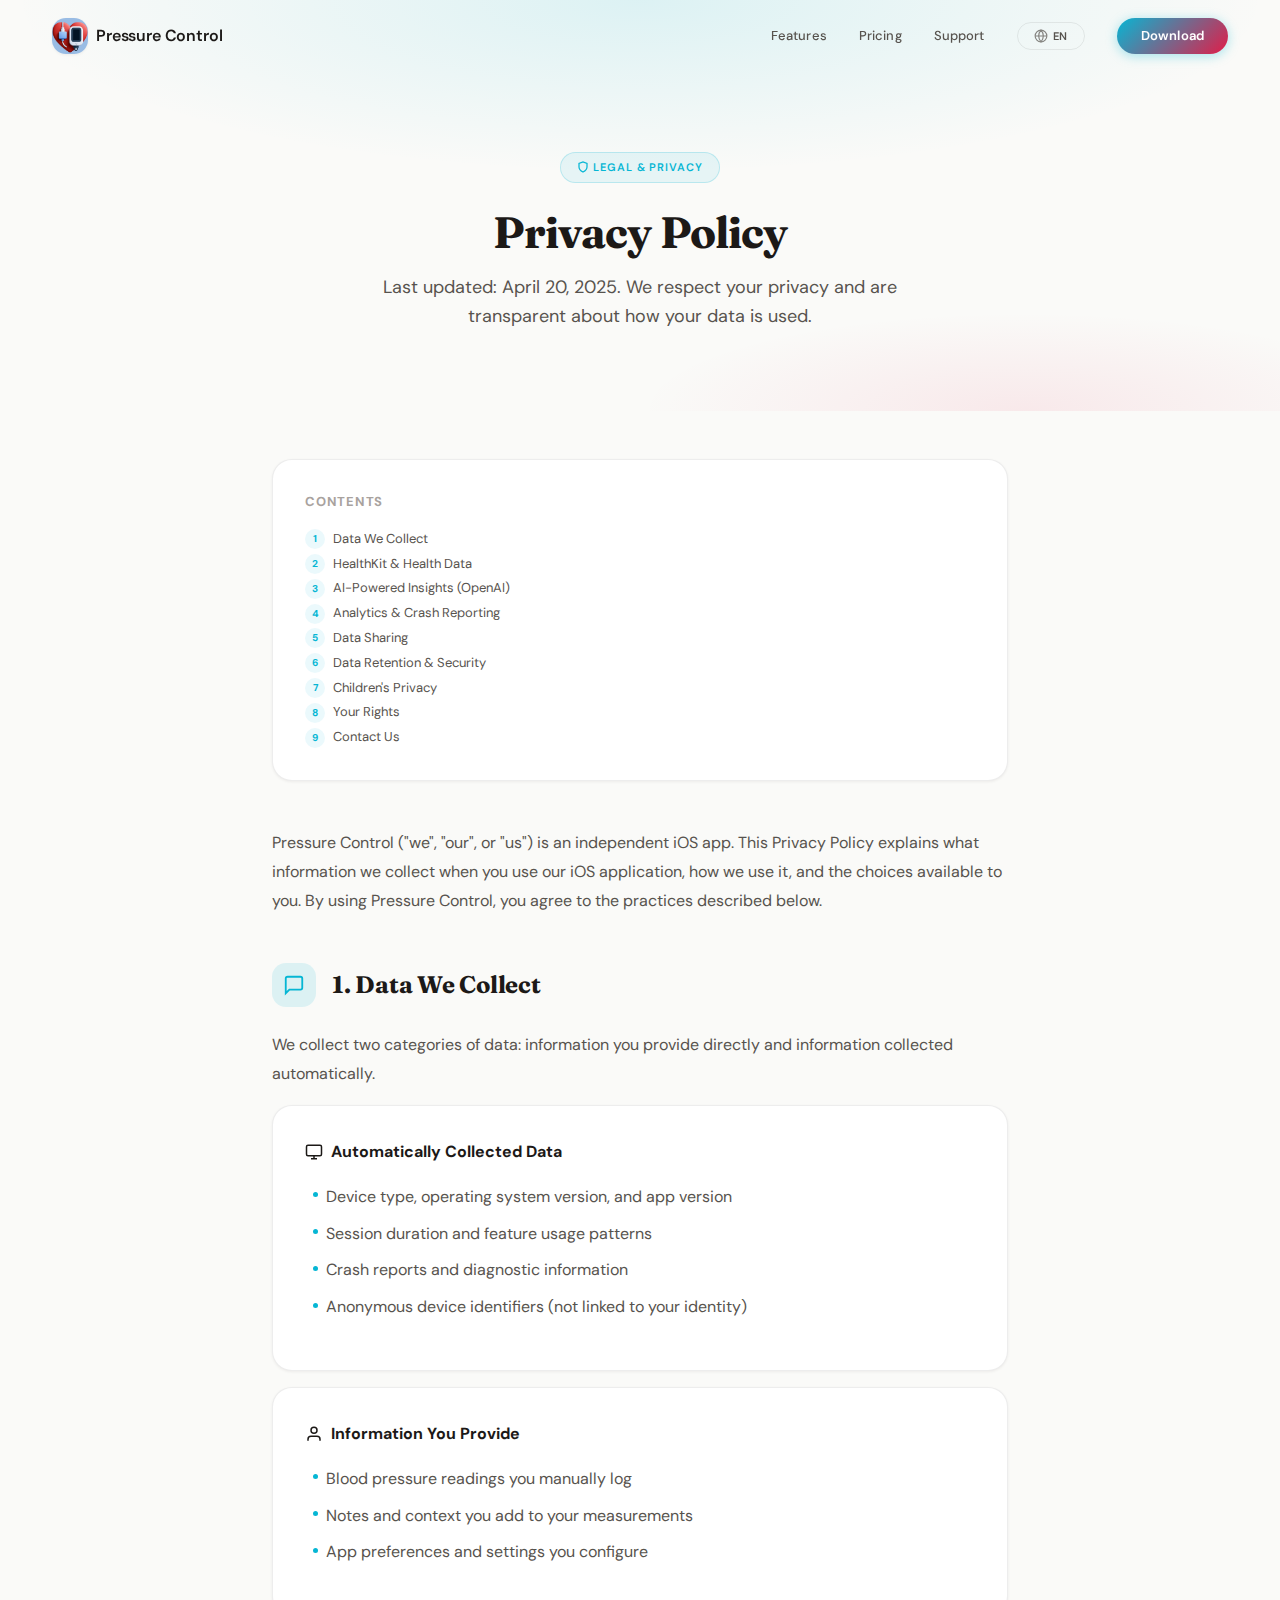
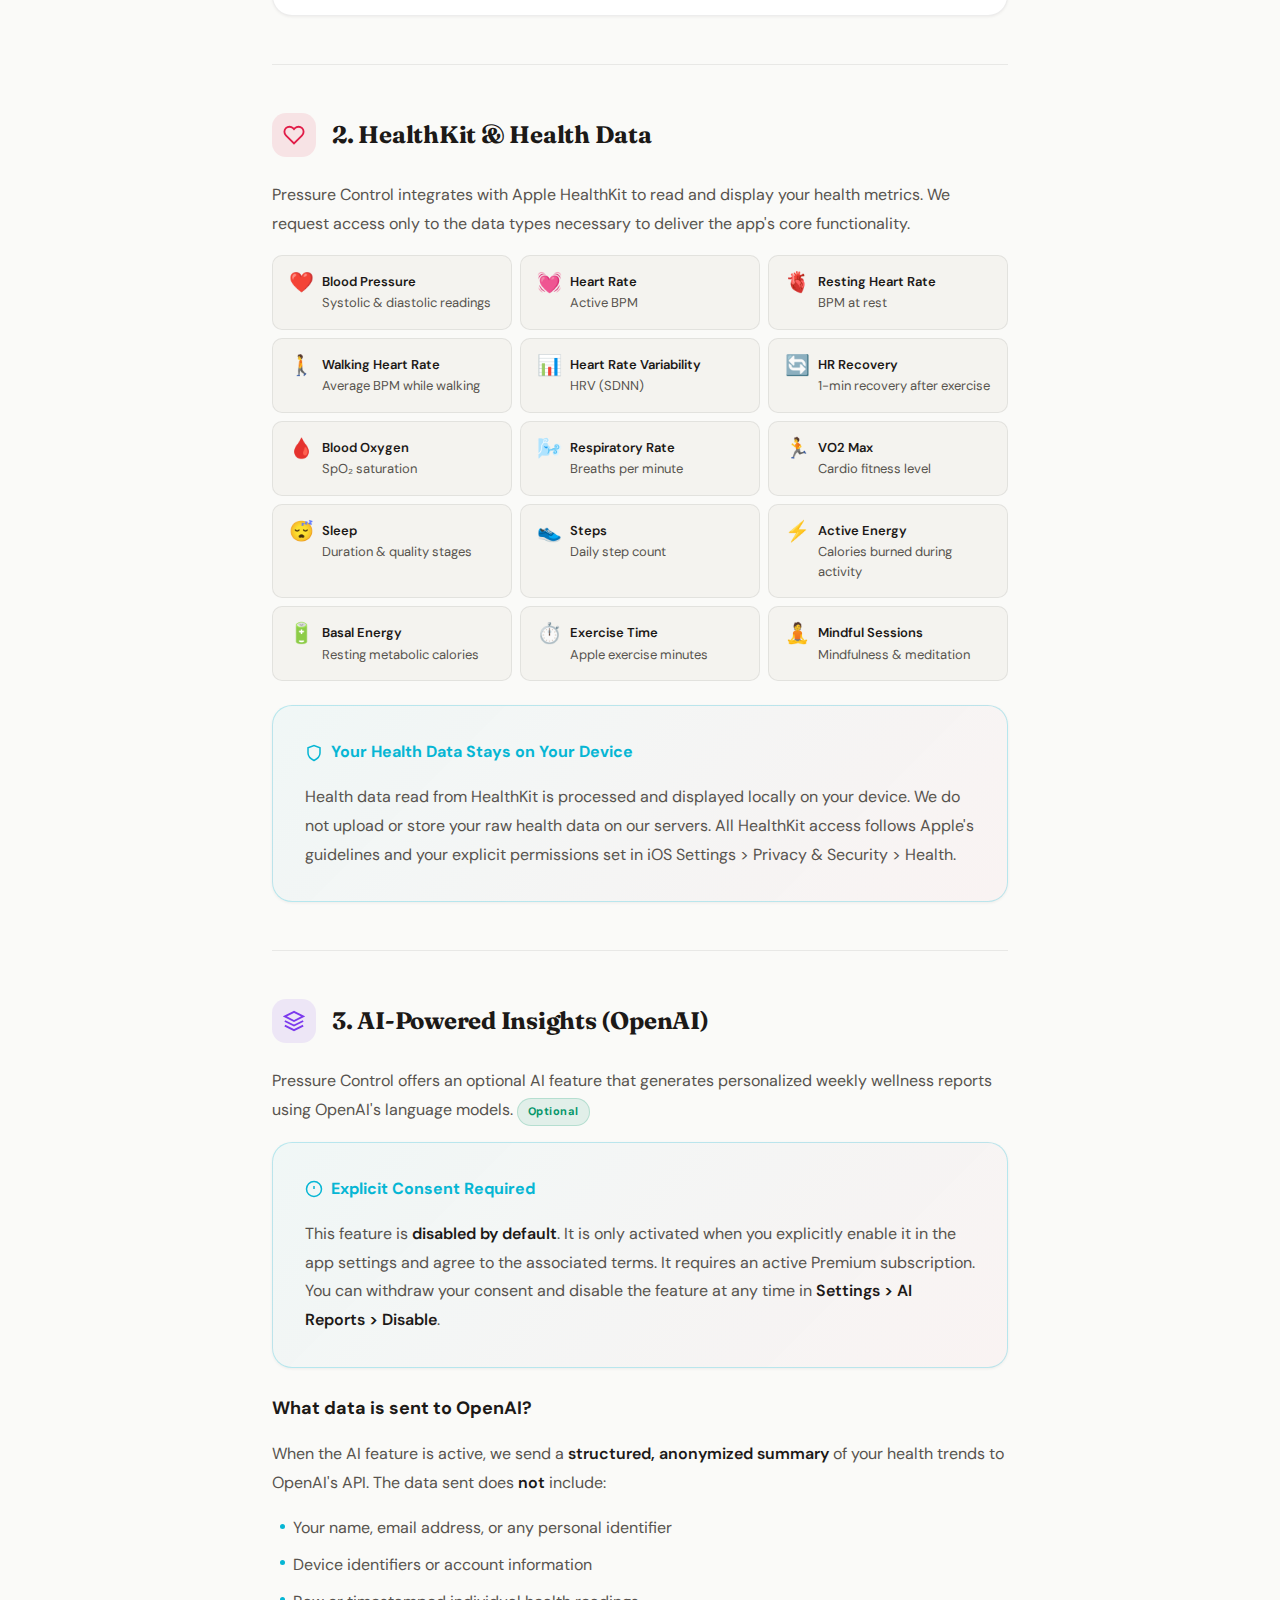
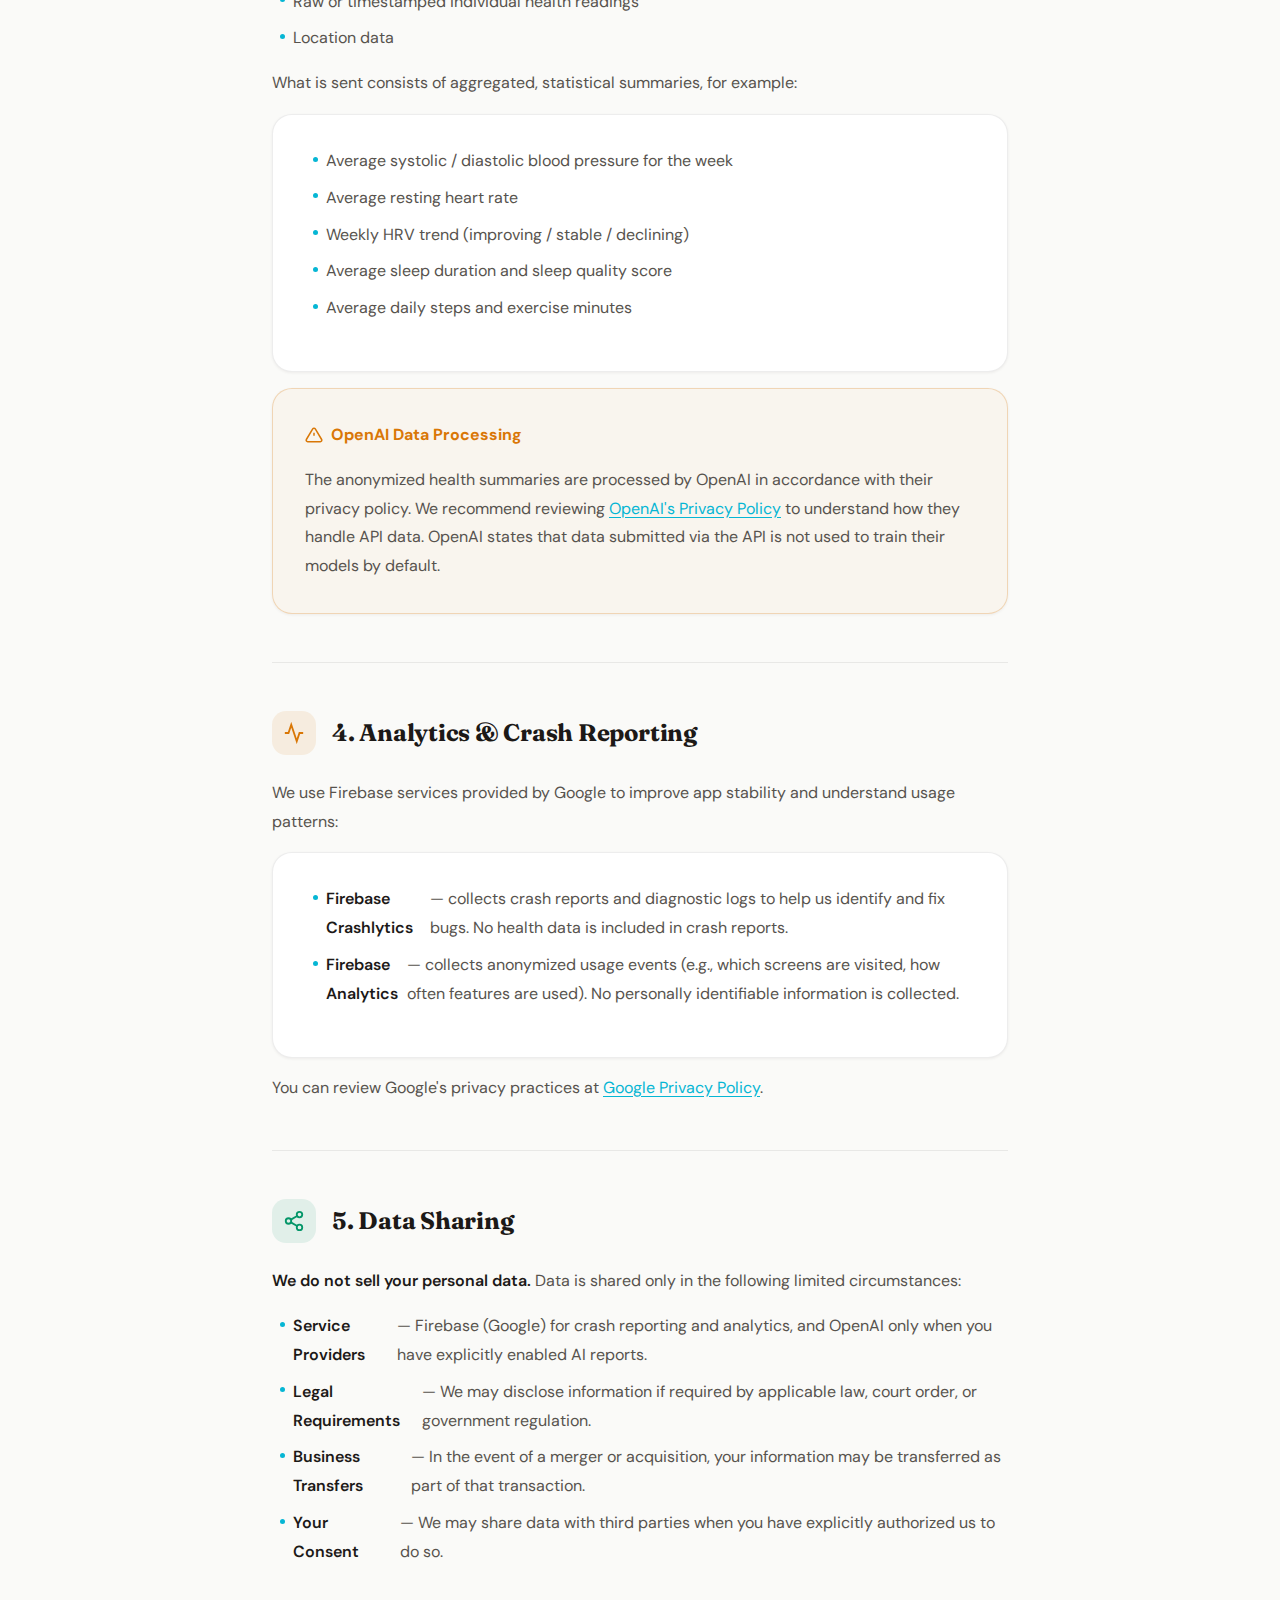
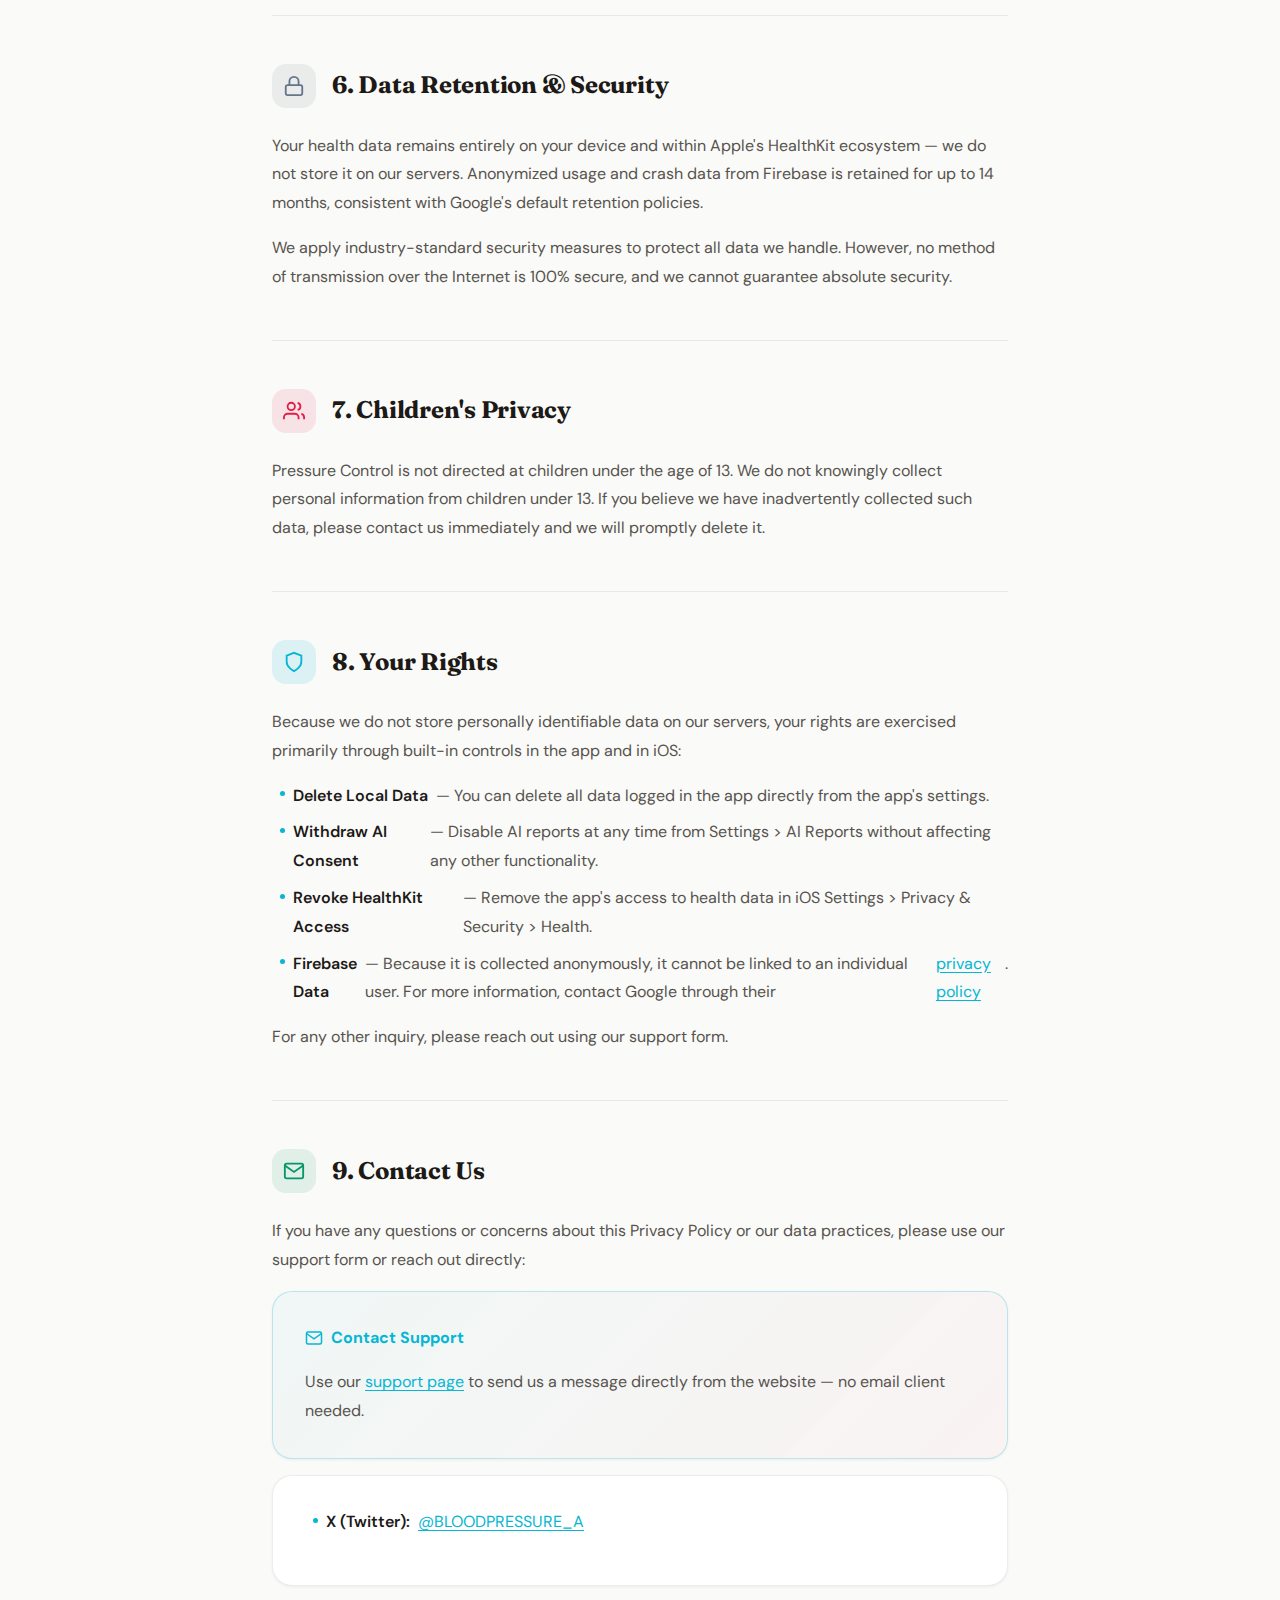
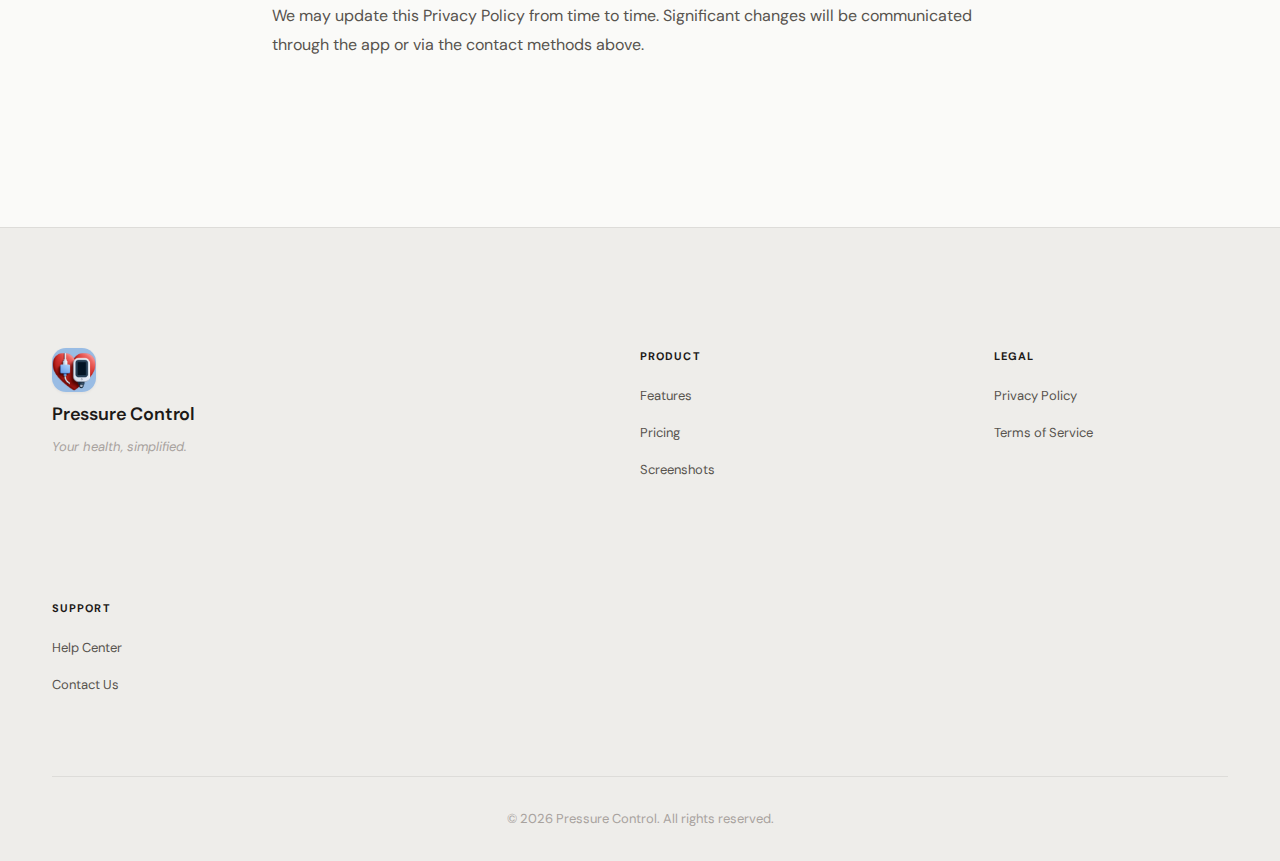
<file: privacy/index.html>
<!DOCTYPE html>
<html lang="en">
<head>
    <meta charset="UTF-8" />
    <meta name="viewport" content="width=device-width, initial-scale=1.0" />
    <title>Privacy Policy - Pressure Control</title>

    <meta name="description" content="Privacy Policy for Pressure Control - Learn how we handle your health data, HealthKit integration, and optional AI features." />
    <meta name="theme-color" content="#0a0a0a" media="(prefers-color-scheme: dark)" />
    <meta name="theme-color" content="#ffffff" media="(prefers-color-scheme: light)" />

    <link rel="icon" href="../assets/favicon.png" />
    <link rel="canonical" href="https://litoarias.github.io/landing-pressure-control/privacy/" />

    <link rel="preconnect" href="https://fonts.googleapis.com">
    <link rel="preconnect" href="https://fonts.gstatic.com" crossorigin>

    <link rel="stylesheet" href="https://litoarias.github.io/landing-pressure-control/assets/style.css" />

    <style>
        .policy-hero {
            padding: calc(var(--nav-height) + var(--spacing-3xl)) var(--spacing-xl) var(--spacing-3xl);
            text-align: center;
            position: relative;
            overflow: hidden;
        }
        .policy-hero__bg {
            position: absolute;
            inset: 0;
            background: radial-gradient(ellipse 70% 60% at 50% 0%, rgba(6,182,212,0.12) 0%, transparent 70%),
                        radial-gradient(ellipse 50% 40% at 80% 100%, rgba(225,29,72,0.08) 0%, transparent 60%);
            pointer-events: none;
        }
        .policy-hero__label {
            display: inline-flex;
            align-items: center;
            gap: var(--spacing-xs);
            padding: 0.35rem var(--spacing-md);
            font-size: var(--font-size-xs);
            font-weight: 600;
            letter-spacing: 0.08em;
            text-transform: uppercase;
            color: var(--color-accent);
            background: var(--color-accent-bg);
            border: 1px solid rgba(6,182,212,0.2);
            border-radius: var(--radius-full);
            margin-bottom: var(--spacing-lg);
        }
        .policy-hero__title {
            font-family: var(--font-display);
            font-size: var(--font-size-4xl);
            font-weight: 700;
            color: var(--color-text-primary);
            line-height: 1.15;
            margin-bottom: var(--spacing-md);
            letter-spacing: -0.02em;
        }
        .policy-hero__subtitle {
            font-size: var(--font-size-lg);
            color: var(--color-text-secondary);
            max-width: 560px;
            margin: 0 auto;
            line-height: 1.6;
        }

        .policy-content {
            max-width: 800px;
            margin: 0 auto;
            padding: var(--spacing-2xl) var(--spacing-xl) var(--spacing-4xl);
        }

        .policy-toc {
            background: var(--color-surface);
            border: 1px solid var(--color-border);
            border-radius: var(--radius-xl);
            padding: var(--spacing-xl);
            margin-bottom: var(--spacing-2xl);
            box-shadow: var(--shadow-sm);
        }
        .policy-toc__title {
            font-size: var(--font-size-sm);
            font-weight: 700;
            letter-spacing: 0.06em;
            text-transform: uppercase;
            color: var(--color-text-tertiary);
            margin-bottom: var(--spacing-md);
        }
        .policy-toc__list {
            list-style: none;
            display: flex;
            flex-direction: column;
            gap: var(--spacing-xs);
        }
        .policy-toc__list a {
            font-size: var(--font-size-sm);
            color: var(--color-text-secondary);
            text-decoration: none;
            transition: color var(--transition-fast);
            display: flex;
            align-items: center;
            gap: var(--spacing-sm);
        }
        .policy-toc__list a:hover {
            color: var(--color-accent);
        }
        .policy-toc__num {
            display: inline-flex;
            align-items: center;
            justify-content: center;
            width: 20px;
            height: 20px;
            font-size: 10px;
            font-weight: 700;
            color: var(--color-accent);
            background: var(--color-accent-bg);
            border-radius: var(--radius-full);
            flex-shrink: 0;
        }

        .policy-section {
            margin-bottom: var(--spacing-2xl);
            scroll-margin-top: calc(var(--nav-height) + var(--spacing-lg));
        }
        .policy-section__header {
            display: flex;
            align-items: center;
            gap: var(--spacing-md);
            margin-bottom: var(--spacing-lg);
        }
        .policy-section__icon {
            width: 44px;
            height: 44px;
            display: flex;
            align-items: center;
            justify-content: center;
            border-radius: var(--radius-lg);
            flex-shrink: 0;
        }
        .policy-section__icon svg {
            width: 22px;
            height: 22px;
        }
        .policy-section__icon--blue { background: rgba(6,182,212,0.12); color: var(--color-accent); }
        .policy-section__icon--rose { background: rgba(225,29,72,0.1); color: #e11d48; }
        .policy-section__icon--amber { background: rgba(217,119,6,0.1); color: #d97706; }
        .policy-section__icon--emerald { background: rgba(5,150,105,0.1); color: #059669; }
        .policy-section__icon--purple { background: rgba(124,58,237,0.1); color: #7c3aed; }
        .policy-section__icon--slate { background: rgba(100,116,139,0.1); color: #64748b; }

        .policy-section__title {
            font-family: var(--font-display);
            font-size: var(--font-size-2xl);
            font-weight: 700;
            color: var(--color-text-primary);
            letter-spacing: -0.01em;
        }
        .policy-section__body {
            color: var(--color-text-secondary);
            line-height: 1.8;
            font-size: var(--font-size-base);
        }
        .policy-section__body p {
            margin-bottom: var(--spacing-md);
        }
        .policy-section__body p:last-child {
            margin-bottom: 0;
        }
        .policy-section__body ul {
            list-style: none;
            display: flex;
            flex-direction: column;
            gap: var(--spacing-sm);
            margin-bottom: var(--spacing-md);
        }
        .policy-section__body ul li {
            display: flex;
            align-items: flex-start;
            gap: var(--spacing-sm);
            padding-left: var(--spacing-sm);
        }
        .policy-section__body ul li::before {
            content: '';
            width: 5px;
            height: 5px;
            border-radius: 50%;
            background: var(--color-accent);
            flex-shrink: 0;
            margin-top: 0.6em;
        }
        .policy-section__body a {
            color: var(--color-accent);
            text-decoration: underline;
            text-underline-offset: 3px;
        }
        .policy-section__body a:hover {
            color: var(--color-accent-dark);
        }
        .policy-section__body strong {
            color: var(--color-text-primary);
            font-weight: 600;
        }

        .policy-card {
            background: var(--color-surface);
            border: 1px solid var(--color-border);
            border-radius: var(--radius-xl);
            padding: var(--spacing-xl);
            margin-top: var(--spacing-md);
            box-shadow: var(--shadow-sm);
        }

        .policy-card--highlight {
            border-color: rgba(6,182,212,0.25);
            background: linear-gradient(135deg, rgba(6,182,212,0.04), rgba(225,29,72,0.03));
        }

        .policy-card--warning {
            border-color: rgba(217,119,6,0.25);
            background: rgba(217,119,6,0.04);
        }

        .policy-card__title {
            font-size: var(--font-size-base);
            font-weight: 700;
            color: var(--color-text-primary);
            margin-bottom: var(--spacing-sm);
            display: flex;
            align-items: center;
            gap: var(--spacing-sm);
        }
        .policy-card__title svg {
            width: 18px;
            height: 18px;
            flex-shrink: 0;
        }
        .policy-card__title--accent { color: var(--color-accent); }
        .policy-card__title--warning { color: #d97706; }

        .policy-data-grid {
            display: grid;
            grid-template-columns: repeat(auto-fill, minmax(220px, 1fr));
            gap: var(--spacing-sm);
            margin-top: var(--spacing-md);
        }
        .policy-data-item {
            background: var(--color-bg-secondary);
            border: 1px solid var(--color-border);
            border-radius: var(--radius-md);
            padding: var(--spacing-md);
            display: flex;
            align-items: flex-start;
            gap: var(--spacing-sm);
        }
        .policy-data-item__icon {
            font-size: 1.25rem;
            flex-shrink: 0;
            line-height: 1;
        }
        .policy-data-item__text {
            font-size: var(--font-size-sm);
            color: var(--color-text-secondary);
            line-height: 1.5;
        }
        .policy-data-item__label {
            font-weight: 600;
            color: var(--color-text-primary);
            display: block;
            margin-bottom: 2px;
        }

        .policy-divider {
            height: 1px;
            background: var(--color-border);
            margin: var(--spacing-2xl) 0;
        }

        .policy-badge {
            display: inline-flex;
            align-items: center;
            gap: 5px;
            padding: 3px 10px;
            font-size: var(--font-size-xs);
            font-weight: 700;
            letter-spacing: 0.04em;
            border-radius: var(--radius-full);
        }
        .policy-badge--optional {
            color: #059669;
            background: rgba(5,150,105,0.1);
            border: 1px solid rgba(5,150,105,0.2);
        }
        .policy-badge--required {
            color: #d97706;
            background: rgba(217,119,6,0.1);
            border: 1px solid rgba(217,119,6,0.2);
        }

        @media (max-width: 640px) {
            .policy-hero__title { font-size: var(--font-size-3xl); }
            .policy-content { padding: var(--spacing-xl) var(--spacing-md) var(--spacing-3xl); }
            .policy-data-grid { grid-template-columns: 1fr; }
        }
    </style>
</head>
<body>
    <!-- Navigation -->
    <nav class="nav">
        <div class="nav__container">
            <a href="../index.html" class="nav__logo">
                <img src="../content/image/xjf2048aaxk5vkiasgrz.jpg" alt="Pressure Control" class="nav__logo-img" />
                <span class="nav__logo-text">Pressure Control</span>
            </a>
            <div class="nav__links">
                <a href="../index.html#features" class="nav__link">Features</a>
                <a href="../index.html#pricing" class="nav__link">Pricing</a>
                <a href="../support/index.html" class="nav__link">Support</a>
                <div class="nav__lang">
                    <button class="nav__lang-btn" aria-label="Change language" type="button">
                        <svg viewBox="0 0 24 24" fill="none" stroke="currentColor" stroke-width="2">
                            <circle cx="12" cy="12" r="10"/>
                            <path d="M2 12h20M12 2a15.3 15.3 0 0 1 4 10 15.3 15.3 0 0 1-4 10 15.3 15.3 0 0 1-4-10 15.3 15.3 0 0 1 4-10z"/>
                        </svg>
                        EN
                    </button>
                    <div class="nav__lang-dropdown">
                        <a href="../privacy/index.html" class="nav__lang-option nav__lang-option--active">English</a>
                        <a href="../ar/privacy/index.html" class="nav__lang-option">العربية</a>
                        <a href="../zh/privacy/index.html" class="nav__lang-option">简体中文</a>
                        <a href="../zh-TW/privacy/index.html" class="nav__lang-option">繁體中文</a>
                        <a href="../fr/privacy/index.html" class="nav__lang-option">Français</a>
                        <a href="../de/privacy/index.html" class="nav__lang-option">Deutsch</a>
                        <a href="../it/privacy/index.html" class="nav__lang-option">Italiano</a>
                        <a href="../ja/privacy/index.html" class="nav__lang-option">日本語</a>
                        <a href="../ko/privacy/index.html" class="nav__lang-option">한국어</a>
                        <a href="../pt/privacy/index.html" class="nav__lang-option">Português</a>
                        <a href="../ru/privacy/index.html" class="nav__lang-option">Русский</a>
                        <a href="../es/privacy/index.html" class="nav__lang-option">Español</a>
                    </div>
                </div>
                <a href="https://apps.apple.com/us/app/pressure-control-tracker/id6738280822" class="nav__cta" target="_blank">
                    Download
                </a>
            </div>
            <button class="nav__mobile-toggle" aria-label="Toggle menu">
                <span></span>
                <span></span>
                <span></span>
            </button>
        </div>
    </nav>

    <!-- Hero -->
    <section class="policy-hero">
        <div class="policy-hero__bg"></div>
        <div style="position:relative;">
            <div class="policy-hero__label">
                <svg width="12" height="12" viewBox="0 0 24 24" fill="none" stroke="currentColor" stroke-width="2.5">
                    <path d="M12 22s8-4 8-10V5l-8-3-8 3v7c0 6 8 10 8 10z"/>
                </svg>
                Legal &amp; Privacy
            </div>
            <h1 class="policy-hero__title">Privacy Policy</h1>
            <p class="policy-hero__subtitle">Last updated: April 20, 2025. We respect your privacy and are transparent about how your data is used.</p>
        </div>
    </section>

    <!-- Content -->
    <main class="policy-content">

        <!-- Table of contents -->
        <nav class="policy-toc" aria-label="Table of contents">
            <p class="policy-toc__title">Contents</p>
            <ul class="policy-toc__list">
                <li><a href="#data-collected"><span class="policy-toc__num">1</span>Data We Collect</a></li>
                <li><a href="#healthkit"><span class="policy-toc__num">2</span>HealthKit &amp; Health Data</a></li>
                <li><a href="#openai"><span class="policy-toc__num">3</span>AI-Powered Insights (OpenAI)</a></li>
                <li><a href="#analytics"><span class="policy-toc__num">4</span>Analytics &amp; Crash Reporting</a></li>
                <li><a href="#sharing"><span class="policy-toc__num">5</span>Data Sharing</a></li>
                <li><a href="#retention"><span class="policy-toc__num">6</span>Data Retention &amp; Security</a></li>
                <li><a href="#children"><span class="policy-toc__num">7</span>Children's Privacy</a></li>
                <li><a href="#rights"><span class="policy-toc__num">8</span>Your Rights</a></li>
                <li><a href="#contact"><span class="policy-toc__num">9</span>Contact Us</a></li>
            </ul>
        </nav>

        <!-- Intro -->
        <div class="policy-section__body" style="margin-bottom: var(--spacing-2xl);">
            <p>Pressure Control ("we", "our", or "us") is an independent iOS app. This Privacy Policy explains what information we collect when you use our iOS application, how we use it, and the choices available to you. By using Pressure Control, you agree to the practices described below.</p>
        </div>

        <!-- 1. Data We Collect -->
        <section class="policy-section" id="data-collected">
            <div class="policy-section__header">
                <div class="policy-section__icon policy-section__icon--blue">
                    <svg viewBox="0 0 24 24" fill="none" stroke="currentColor" stroke-width="2">
                        <path d="M21 15a2 2 0 0 1-2 2H7l-4 4V5a2 2 0 0 1 2-2h14a2 2 0 0 1 2 2z"/>
                    </svg>
                </div>
                <h2 class="policy-section__title">1. Data We Collect</h2>
            </div>
            <div class="policy-section__body">
                <p>We collect two categories of data: information you provide directly and information collected automatically.</p>

                <div class="policy-card">
                    <p class="policy-card__title">
                        <svg viewBox="0 0 24 24" fill="none" stroke="currentColor" stroke-width="2">
                            <rect x="2" y="3" width="20" height="14" rx="2" ry="2"/>
                            <path d="M8 21h8M12 17v4"/>
                        </svg>
                        Automatically Collected Data
                    </p>
                    <ul>
                        <li>Device type, operating system version, and app version</li>
                        <li>Session duration and feature usage patterns</li>
                        <li>Crash reports and diagnostic information</li>
                        <li>Anonymous device identifiers (not linked to your identity)</li>
                    </ul>
                </div>

                <div class="policy-card" style="margin-top: var(--spacing-md);">
                    <p class="policy-card__title">
                        <svg viewBox="0 0 24 24" fill="none" stroke="currentColor" stroke-width="2">
                            <path d="M20 21v-2a4 4 0 0 0-4-4H8a4 4 0 0 0-4 4v2"/>
                            <circle cx="12" cy="7" r="4"/>
                        </svg>
                        Information You Provide
                    </p>
                    <ul>
                        <li>Blood pressure readings you manually log</li>
                        <li>Notes and context you add to your measurements</li>
                        <li>App preferences and settings you configure</li>
                    </ul>
                </div>
            </div>
        </section>

        <div class="policy-divider"></div>

        <!-- 2. HealthKit -->
        <section class="policy-section" id="healthkit">
            <div class="policy-section__header">
                <div class="policy-section__icon policy-section__icon--rose">
                    <svg viewBox="0 0 24 24" fill="none" stroke="currentColor" stroke-width="2">
                        <path d="M20.84 4.61a5.5 5.5 0 0 0-7.78 0L12 5.67l-1.06-1.06a5.5 5.5 0 0 0-7.78 7.78l1.06 1.06L12 21.23l7.78-7.78 1.06-1.06a5.5 5.5 0 0 0 0-7.78z"/>
                    </svg>
                </div>
                <h2 class="policy-section__title">2. HealthKit &amp; Health Data</h2>
            </div>
            <div class="policy-section__body">
                <p>Pressure Control integrates with Apple HealthKit to read and display your health metrics. We request access only to the data types necessary to deliver the app's core functionality.</p>

                <div class="policy-data-grid">
                    <div class="policy-data-item">
                        <span class="policy-data-item__icon">&#x2764;&#xFE0F;</span>
                        <div class="policy-data-item__text">
                            <span class="policy-data-item__label">Blood Pressure</span>
                            Systolic &amp; diastolic readings
                        </div>
                    </div>
                    <div class="policy-data-item">
                        <span class="policy-data-item__icon">&#x1F493;</span>
                        <div class="policy-data-item__text">
                            <span class="policy-data-item__label">Heart Rate</span>
                            Active BPM
                        </div>
                    </div>
                    <div class="policy-data-item">
                        <span class="policy-data-item__icon">&#x1FAC0;</span>
                        <div class="policy-data-item__text">
                            <span class="policy-data-item__label">Resting Heart Rate</span>
                            BPM at rest
                        </div>
                    </div>
                    <div class="policy-data-item">
                        <span class="policy-data-item__icon">&#x1F6B6;</span>
                        <div class="policy-data-item__text">
                            <span class="policy-data-item__label">Walking Heart Rate</span>
                            Average BPM while walking
                        </div>
                    </div>
                    <div class="policy-data-item">
                        <span class="policy-data-item__icon">&#x1F4CA;</span>
                        <div class="policy-data-item__text">
                            <span class="policy-data-item__label">Heart Rate Variability</span>
                            HRV (SDNN)
                        </div>
                    </div>
                    <div class="policy-data-item">
                        <span class="policy-data-item__icon">&#x1F504;</span>
                        <div class="policy-data-item__text">
                            <span class="policy-data-item__label">HR Recovery</span>
                            1-min recovery after exercise
                        </div>
                    </div>
                    <div class="policy-data-item">
                        <span class="policy-data-item__icon">&#x1FA78;</span>
                        <div class="policy-data-item__text">
                            <span class="policy-data-item__label">Blood Oxygen</span>
                            SpO&#x2082; saturation
                        </div>
                    </div>
                    <div class="policy-data-item">
                        <span class="policy-data-item__icon">&#x1F32C;&#xFE0F;</span>
                        <div class="policy-data-item__text">
                            <span class="policy-data-item__label">Respiratory Rate</span>
                            Breaths per minute
                        </div>
                    </div>
                    <div class="policy-data-item">
                        <span class="policy-data-item__icon">&#x1F3C3;</span>
                        <div class="policy-data-item__text">
                            <span class="policy-data-item__label">VO2 Max</span>
                            Cardio fitness level
                        </div>
                    </div>
                    <div class="policy-data-item">
                        <span class="policy-data-item__icon">&#x1F634;</span>
                        <div class="policy-data-item__text">
                            <span class="policy-data-item__label">Sleep</span>
                            Duration &amp; quality stages
                        </div>
                    </div>
                    <div class="policy-data-item">
                        <span class="policy-data-item__icon">&#x1F45F;</span>
                        <div class="policy-data-item__text">
                            <span class="policy-data-item__label">Steps</span>
                            Daily step count
                        </div>
                    </div>
                    <div class="policy-data-item">
                        <span class="policy-data-item__icon">&#x26A1;</span>
                        <div class="policy-data-item__text">
                            <span class="policy-data-item__label">Active Energy</span>
                            Calories burned during activity
                        </div>
                    </div>
                    <div class="policy-data-item">
                        <span class="policy-data-item__icon">&#x1F50B;</span>
                        <div class="policy-data-item__text">
                            <span class="policy-data-item__label">Basal Energy</span>
                            Resting metabolic calories
                        </div>
                    </div>
                    <div class="policy-data-item">
                        <span class="policy-data-item__icon">&#x23F1;&#xFE0F;</span>
                        <div class="policy-data-item__text">
                            <span class="policy-data-item__label">Exercise Time</span>
                            Apple exercise minutes
                        </div>
                    </div>
                    <div class="policy-data-item">
                        <span class="policy-data-item__icon">&#x1F9D8;</span>
                        <div class="policy-data-item__text">
                            <span class="policy-data-item__label">Mindful Sessions</span>
                            Mindfulness &amp; meditation
                        </div>
                    </div>
                </div>

                <div class="policy-card policy-card--highlight" style="margin-top: var(--spacing-lg);">
                    <p class="policy-card__title policy-card__title--accent">
                        <svg viewBox="0 0 24 24" fill="none" stroke="currentColor" stroke-width="2">
                            <path d="M12 22s8-4 8-10V5l-8-3-8 3v7c0 6 8 10 8 10z"/>
                        </svg>
                        Your Health Data Stays on Your Device
                    </p>
                    <p>Health data read from HealthKit is processed and displayed locally on your device. We do not upload or store your raw health data on our servers. All HealthKit access follows Apple's guidelines and your explicit permissions set in iOS Settings &gt; Privacy &amp; Security &gt; Health.</p>
                </div>
            </div>
        </section>

        <div class="policy-divider"></div>

        <!-- 3. OpenAI -->
        <section class="policy-section" id="openai">
            <div class="policy-section__header">
                <div class="policy-section__icon policy-section__icon--purple">
                    <svg viewBox="0 0 24 24" fill="none" stroke="currentColor" stroke-width="2">
                        <path d="M12 2L2 7l10 5 10-5-10-5z"/>
                        <path d="M2 17l10 5 10-5"/>
                        <path d="M2 12l10 5 10-5"/>
                    </svg>
                </div>
                <h2 class="policy-section__title">3. AI-Powered Insights (OpenAI)</h2>
            </div>
            <div class="policy-section__body">
                <p>
                    Pressure Control offers an optional AI feature that generates personalized weekly wellness reports using OpenAI's language models.
                    <span class="policy-badge policy-badge--optional">Optional</span>
                </p>

                <div class="policy-card policy-card--highlight">
                    <p class="policy-card__title policy-card__title--accent">
                        <svg viewBox="0 0 24 24" fill="none" stroke="currentColor" stroke-width="2">
                            <circle cx="12" cy="12" r="10"/>
                            <line x1="12" y1="8" x2="12" y2="12"/>
                            <line x1="12" y1="16" x2="12.01" y2="16"/>
                        </svg>
                        Explicit Consent Required
                    </p>
                    <p>This feature is <strong>disabled by default</strong>. It is only activated when you explicitly enable it in the app settings and agree to the associated terms. It requires an active Premium subscription. You can withdraw your consent and disable the feature at any time in <strong>Settings &gt; AI Reports &gt; Disable</strong>.</p>
                </div>

                <h3 style="font-size: var(--font-size-lg); font-weight: 700; color: var(--color-text-primary); margin: var(--spacing-lg) 0 var(--spacing-md);">What data is sent to OpenAI?</h3>
                <p>When the AI feature is active, we send a <strong>structured, anonymized summary</strong> of your health trends to OpenAI's API. The data sent does <strong>not</strong> include:</p>
                <ul>
                    <li>Your name, email address, or any personal identifier</li>
                    <li>Device identifiers or account information</li>
                    <li>Raw or timestamped individual health readings</li>
                    <li>Location data</li>
                </ul>

                <p>What is sent consists of aggregated, statistical summaries, for example:</p>

                <div class="policy-card">
                    <ul>
                        <li>Average systolic / diastolic blood pressure for the week</li>
                        <li>Average resting heart rate</li>
                        <li>Weekly HRV trend (improving / stable / declining)</li>
                        <li>Average sleep duration and sleep quality score</li>
                        <li>Average daily steps and exercise minutes</li>
                    </ul>
                </div>

                <div class="policy-card policy-card--warning" style="margin-top: var(--spacing-md);">
                    <p class="policy-card__title policy-card__title--warning">
                        <svg viewBox="0 0 24 24" fill="none" stroke="currentColor" stroke-width="2">
                            <path d="M10.29 3.86L1.82 18a2 2 0 0 0 1.71 3h16.94a2 2 0 0 0 1.71-3L13.71 3.86a2 2 0 0 0-3.42 0z"/>
                            <line x1="12" y1="9" x2="12" y2="13"/>
                            <line x1="12" y1="17" x2="12.01" y2="17"/>
                        </svg>
                        OpenAI Data Processing
                    </p>
                    <p>The anonymized health summaries are processed by OpenAI in accordance with their privacy policy. We recommend reviewing <a href="https://openai.com/policies/privacy-policy" target="_blank" rel="noopener noreferrer">OpenAI's Privacy Policy</a> to understand how they handle API data. OpenAI states that data submitted via the API is not used to train their models by default.</p>
                </div>
            </div>
        </section>

        <div class="policy-divider"></div>

        <!-- 4. Analytics -->
        <section class="policy-section" id="analytics">
            <div class="policy-section__header">
                <div class="policy-section__icon policy-section__icon--amber">
                    <svg viewBox="0 0 24 24" fill="none" stroke="currentColor" stroke-width="2">
                        <polyline points="22 12 18 12 15 21 9 3 6 12 2 12"/>
                    </svg>
                </div>
                <h2 class="policy-section__title">4. Analytics &amp; Crash Reporting</h2>
            </div>
            <div class="policy-section__body">
                <p>We use Firebase services provided by Google to improve app stability and understand usage patterns:</p>
                <div class="policy-card">
                    <ul>
                        <li><strong>Firebase Crashlytics</strong> — collects crash reports and diagnostic logs to help us identify and fix bugs. No health data is included in crash reports.</li>
                        <li><strong>Firebase Analytics</strong> — collects anonymized usage events (e.g., which screens are visited, how often features are used). No personally identifiable information is collected.</li>
                    </ul>
                </div>
                <p style="margin-top: var(--spacing-md);">You can review Google's privacy practices at <a href="https://policies.google.com/privacy" target="_blank" rel="noopener noreferrer">Google Privacy Policy</a>.</p>
            </div>
        </section>

        <div class="policy-divider"></div>

        <!-- 5. Sharing -->
        <section class="policy-section" id="sharing">
            <div class="policy-section__header">
                <div class="policy-section__icon policy-section__icon--emerald">
                    <svg viewBox="0 0 24 24" fill="none" stroke="currentColor" stroke-width="2">
                        <circle cx="18" cy="5" r="3"/>
                        <circle cx="6" cy="12" r="3"/>
                        <circle cx="18" cy="19" r="3"/>
                        <line x1="8.59" y1="13.51" x2="15.42" y2="17.49"/>
                        <line x1="15.41" y1="6.51" x2="8.59" y2="10.49"/>
                    </svg>
                </div>
                <h2 class="policy-section__title">5. Data Sharing</h2>
            </div>
            <div class="policy-section__body">
                <p><strong>We do not sell your personal data.</strong> Data is shared only in the following limited circumstances:</p>
                <ul>
                    <li><strong>Service Providers</strong> — Firebase (Google) for crash reporting and analytics, and OpenAI only when you have explicitly enabled AI reports.</li>
                    <li><strong>Legal Requirements</strong> — We may disclose information if required by applicable law, court order, or government regulation.</li>
                    <li><strong>Business Transfers</strong> — In the event of a merger or acquisition, your information may be transferred as part of that transaction.</li>
                    <li><strong>Your Consent</strong> — We may share data with third parties when you have explicitly authorized us to do so.</li>
                </ul>
            </div>
        </section>

        <div class="policy-divider"></div>

        <!-- 6. Retention -->
        <section class="policy-section" id="retention">
            <div class="policy-section__header">
                <div class="policy-section__icon policy-section__icon--slate">
                    <svg viewBox="0 0 24 24" fill="none" stroke="currentColor" stroke-width="2">
                        <rect x="3" y="11" width="18" height="11" rx="2" ry="2"/>
                        <path d="M7 11V7a5 5 0 0 1 10 0v4"/>
                    </svg>
                </div>
                <h2 class="policy-section__title">6. Data Retention &amp; Security</h2>
            </div>
            <div class="policy-section__body">
                <p>Your health data remains entirely on your device and within Apple's HealthKit ecosystem — we do not store it on our servers. Anonymized usage and crash data from Firebase is retained for up to 14 months, consistent with Google's default retention policies.</p>
                <p>We apply industry-standard security measures to protect all data we handle. However, no method of transmission over the Internet is 100% secure, and we cannot guarantee absolute security.</p>
            </div>
        </section>

        <div class="policy-divider"></div>

        <!-- 7. Children -->
        <section class="policy-section" id="children">
            <div class="policy-section__header">
                <div class="policy-section__icon policy-section__icon--rose">
                    <svg viewBox="0 0 24 24" fill="none" stroke="currentColor" stroke-width="2">
                        <path d="M17 21v-2a4 4 0 0 0-4-4H5a4 4 0 0 0-4 4v2"/>
                        <circle cx="9" cy="7" r="4"/>
                        <path d="M23 21v-2a4 4 0 0 0-3-3.87"/>
                        <path d="M16 3.13a4 4 0 0 1 0 7.75"/>
                    </svg>
                </div>
                <h2 class="policy-section__title">7. Children's Privacy</h2>
            </div>
            <div class="policy-section__body">
                <p>Pressure Control is not directed at children under the age of 13. We do not knowingly collect personal information from children under 13. If you believe we have inadvertently collected such data, please contact us immediately and we will promptly delete it.</p>
            </div>
        </section>

        <div class="policy-divider"></div>

        <!-- 8. Rights -->
        <section class="policy-section" id="rights">
            <div class="policy-section__header">
                <div class="policy-section__icon policy-section__icon--blue">
                    <svg viewBox="0 0 24 24" fill="none" stroke="currentColor" stroke-width="2">
                        <path d="M12 22s8-4 8-10V5l-8-3-8 3v7c0 6 8 10 8 10z"/>
                    </svg>
                </div>
                <h2 class="policy-section__title">8. Your Rights</h2>
            </div>
            <div class="policy-section__body">
                <p>Because we do not store personally identifiable data on our servers, your rights are exercised primarily through built-in controls in the app and in iOS:</p>
                <ul>
                    <li><strong>Delete Local Data</strong> — You can delete all data logged in the app directly from the app's settings.</li>
                    <li><strong>Withdraw AI Consent</strong> — Disable AI reports at any time from Settings &gt; AI Reports without affecting any other functionality.</li>
                    <li><strong>Revoke HealthKit Access</strong> — Remove the app's access to health data in iOS Settings &gt; Privacy &amp; Security &gt; Health.</li>
                    <li><strong>Firebase Data</strong> — Because it is collected anonymously, it cannot be linked to an individual user. For more information, contact Google through their <a href="https://policies.google.com/privacy" target="_blank" rel="noopener noreferrer">privacy policy</a>.</li>
                </ul>
                <p>For any other inquiry, please reach out using our support form.</p>
            </div>
        </section>

        <div class="policy-divider"></div>

        <!-- 9. Contact -->
        <section class="policy-section" id="contact">
            <div class="policy-section__header">
                <div class="policy-section__icon policy-section__icon--emerald">
                    <svg viewBox="0 0 24 24" fill="none" stroke="currentColor" stroke-width="2">
                        <path d="M4 4h16c1.1 0 2 .9 2 2v12c0 1.1-.9 2-2 2H4c-1.1 0-2-.9-2-2V6c0-1.1.9-2 2-2z"/>
                        <polyline points="22,6 12,13 2,6"/>
                    </svg>
                </div>
                <h2 class="policy-section__title">9. Contact Us</h2>
            </div>
            <div class="policy-section__body">
                <p>If you have any questions or concerns about this Privacy Policy or our data practices, please use our support form or reach out directly:</p>
                <div class="policy-card policy-card--highlight">
                    <p class="policy-card__title policy-card__title--accent">
                        <svg viewBox="0 0 24 24" fill="none" stroke="currentColor" stroke-width="2"><path d="M4 4h16c1.1 0 2 .9 2 2v12c0 1.1-.9 2-2 2H4c-1.1 0-2-.9-2-2V6c0-1.1.9-2 2-2z"/><polyline points="22,6 12,13 2,6"/></svg>
                        Contact Support
                    </p>
                    <p>Use our <a href="../support/index.html">support page</a> to send us a message directly from the website — no email client needed.</p>
                </div>
                <div class="policy-card" style="margin-top:var(--spacing-md)">
                    <ul>
                        <li><strong>X (Twitter):</strong> <a href="https://x.com/BLOODPRESSURE_A" target="_blank" rel="noopener noreferrer">@BLOODPRESSURE_A</a></li>
                    </ul>
                </div>
                <p style="margin-top: var(--spacing-md);">We may update this Privacy Policy from time to time. Significant changes will be communicated through the app or via the contact methods above.</p>
            </div>
        </section>

    </main>

    <!-- Footer -->
    <footer class="footer">
        <div class="footer__container">
            <div class="footer__top">
                <div class="footer__brand">
                    <img src="../content/image/xjf2048aaxk5vkiasgrz.jpg" alt="Pressure Control" class="footer__logo" />
                    <span class="footer__brand-name">Pressure Control</span>
                    <p class="footer__tagline">Your health, simplified.</p>
                </div>
                <div class="footer__links-group">
                    <h4 class="footer__links-title">Product</h4>
                    <a href="../index.html#features" class="footer__link">Features</a>
                    <a href="../index.html#pricing" class="footer__link">Pricing</a>
                    <a href="../index.html#screenshots" class="footer__link">Screenshots</a>
                </div>
                <div class="footer__links-group">
                    <h4 class="footer__links-title">Legal</h4>
                    <a href="../privacy/index.html" class="footer__link">Privacy Policy</a>
                    <a href="#" class="footer__link">Terms of Service</a>
                </div>
                <div class="footer__links-group">
                    <h4 class="footer__links-title">Support</h4>
                    <a href="../support/index.html" class="footer__link">Help Center</a>
                    <a href="../support/" class="footer__link">Contact Us</a>
                </div>
            </div>
            <div class="footer__bottom">
                <p class="footer__copyright">
                    &copy; <script>document.write(new Date().getFullYear())</script><noscript>2025</noscript> Pressure Control. All rights reserved.
                </p>
            </div>
        </div>
    </footer>

    <script>
        const mobileToggle = document.querySelector('.nav__mobile-toggle');
        const navLinks = document.querySelector('.nav__links');

        mobileToggle?.addEventListener('click', () => {
            navLinks?.classList.toggle('nav__links--active');
            mobileToggle.classList.toggle('nav__mobile-toggle--active');
        });

        const langBtn = document.querySelector('.nav__lang-btn');
        const langDropdown = document.querySelector('.nav__lang-dropdown');

        langBtn?.addEventListener('click', () => {
            langDropdown?.classList.toggle('nav__lang-dropdown--active');
        });

        document.addEventListener('click', (e) => {
            if (!e.target.closest('.nav__lang')) {
                langDropdown?.classList.remove('nav__lang-dropdown--active');
            }
        });

        const nav = document.querySelector('.nav');
        window.addEventListener('scroll', () => {
            nav?.classList.toggle('nav--scrolled', window.scrollY > 50);
        });
    </script>
</body>
</html>
</file>
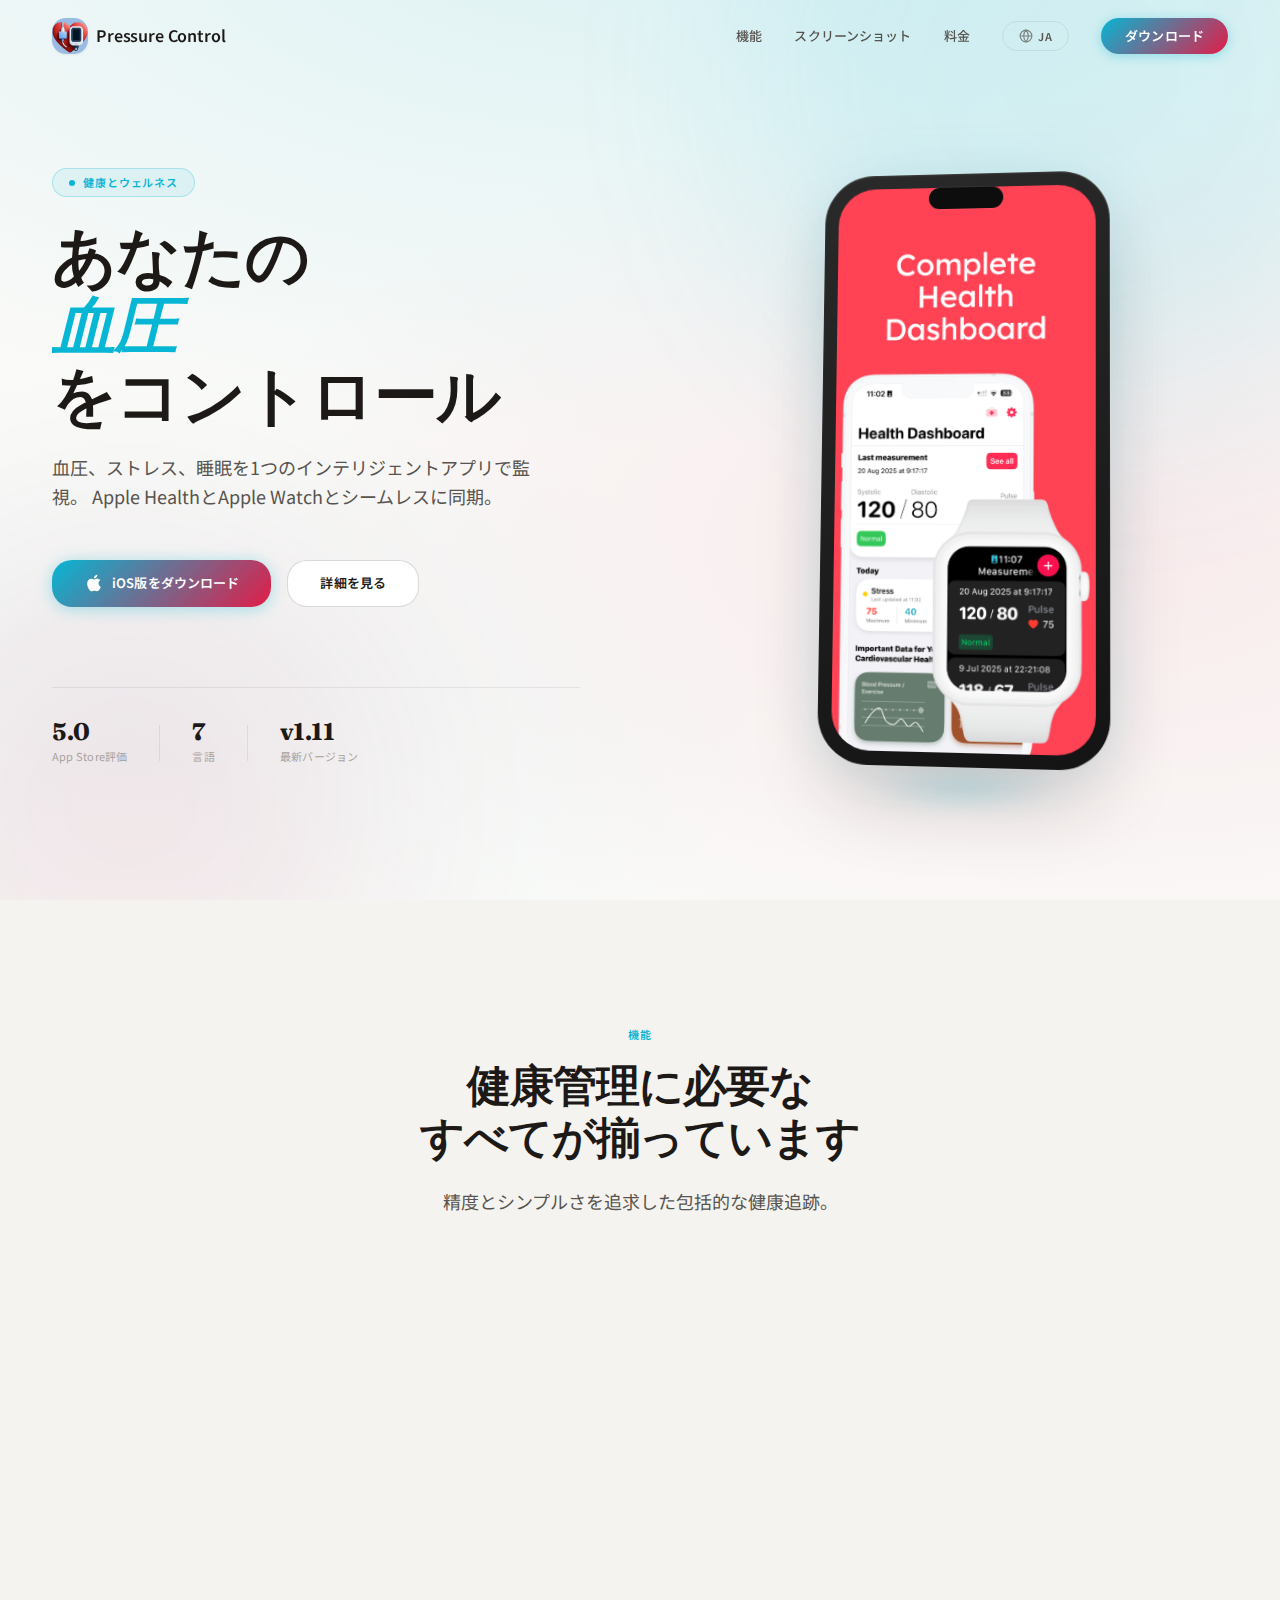
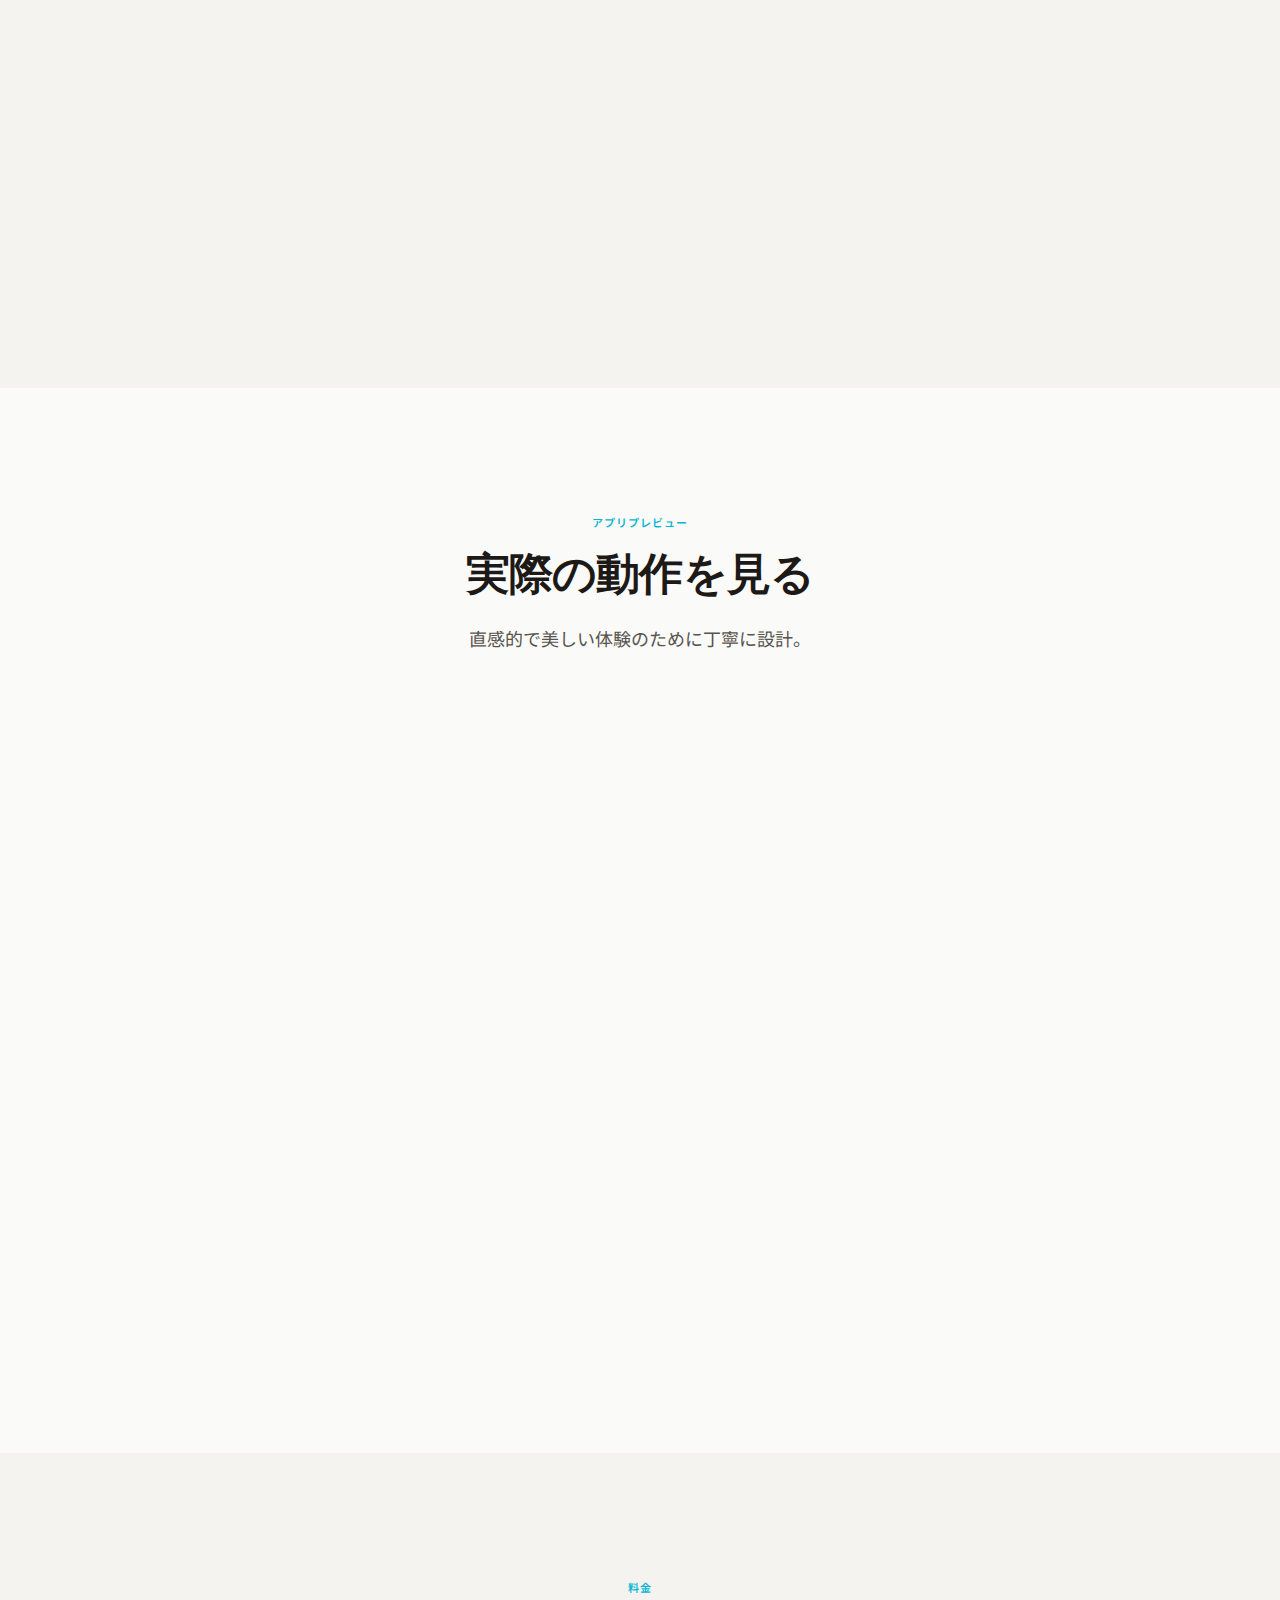
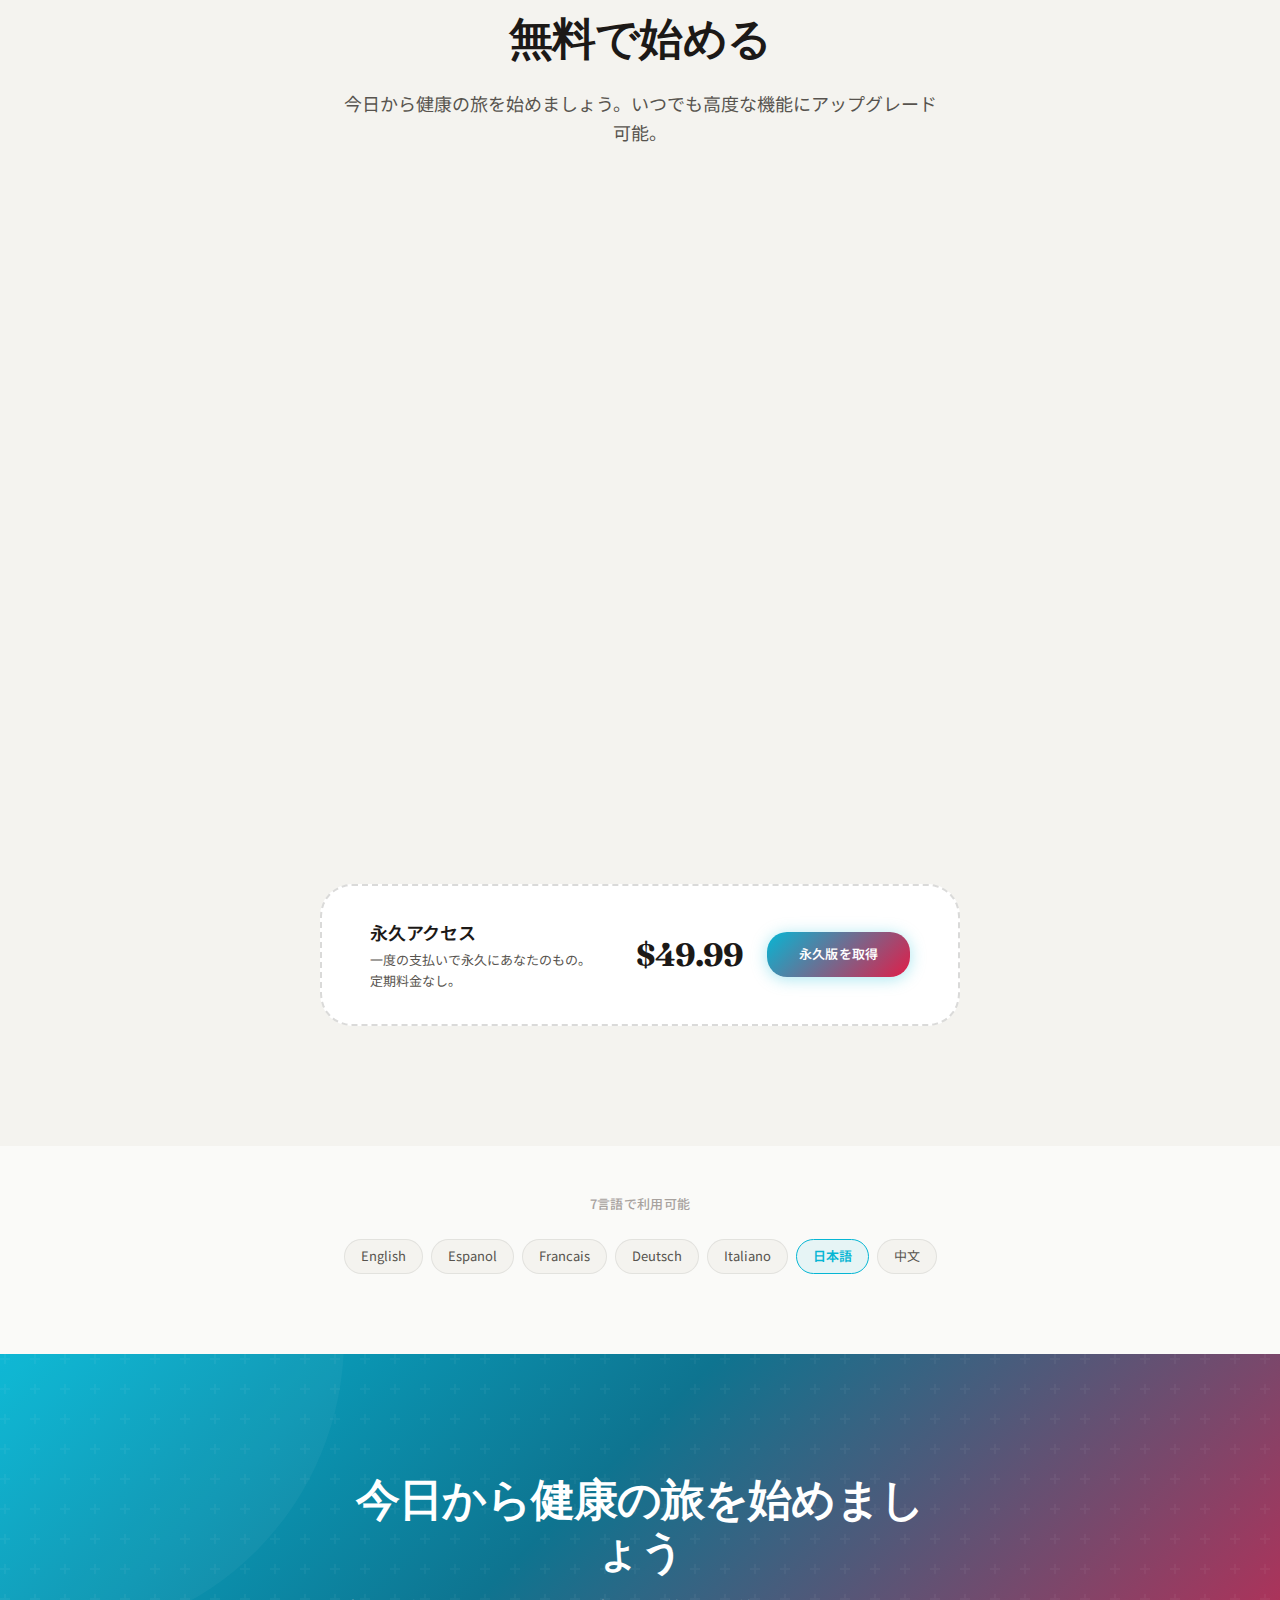
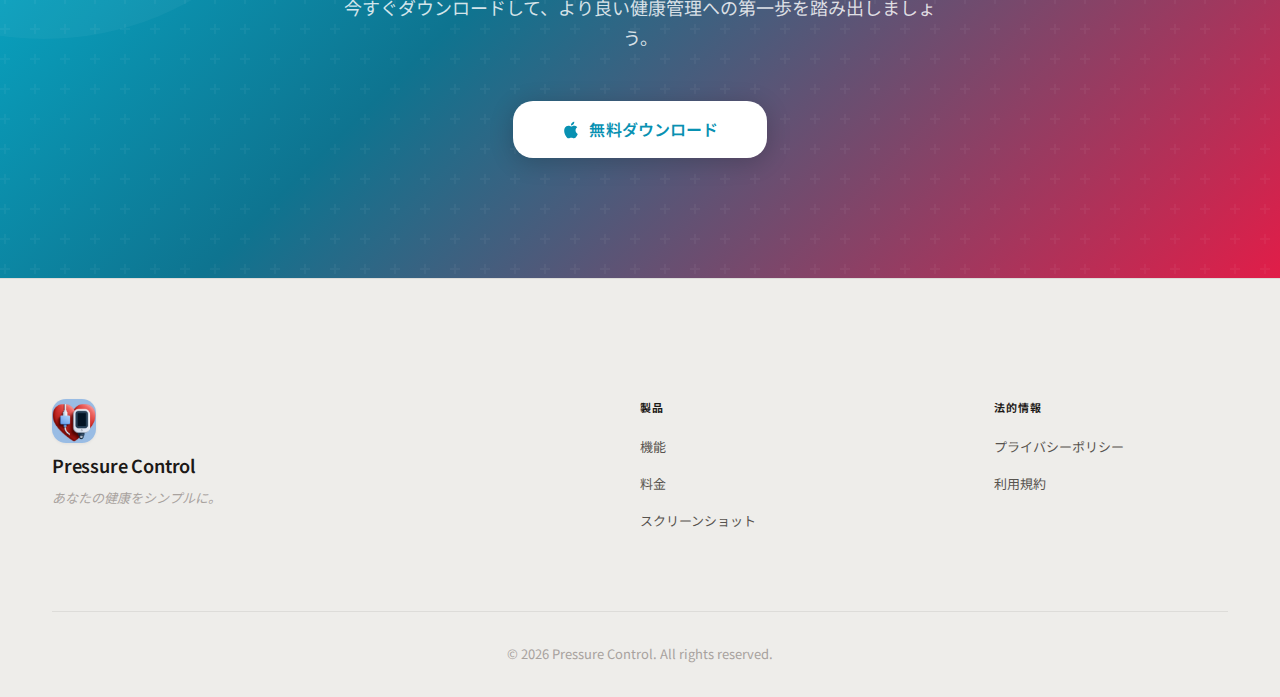
<file: pt/index.html>
<!DOCTYPE html>
<html lang="pt-BR">
<head>
    <meta charset="UTF-8" />
    <meta name="viewport" content="width=device-width, initial-scale=1.0" />
    <title>Pressure Control - Monitoramento Inteligente de Pressão Arterial</title>

    <meta name="description" content="Monitore pressão arterial, estresse e sono com integração Apple Health e Apple Watch. Gráficos claros, histórico e relatórios semanais com IA." />
    <meta name="theme-color" content="#0a0a0a" media="(prefers-color-scheme: dark)" />
    <meta name="theme-color" content="#ffffff" media="(prefers-color-scheme: light)" />

    <link rel="icon" href="../assets/favicon.png" />

    <meta property="og:title" content="Pressure Control - Monitoramento Inteligente de Pressão Arterial" />
    <meta property="og:description" content="Monitore pressão arterial, estresse e sono com integração Apple Health e Apple Watch." />
    <meta property="og:image" content="../assets/og-image.png" />

    <link rel="canonical" href="https://litoarias.github.io/landing-pressure-control/pt/" />
    <link rel="alternate" hreflang="en" href="https://litoarias.github.io/landing-pressure-control/" />
    <link rel="alternate" hreflang="es" href="https://litoarias.github.io/landing-pressure-control/es/" />
    <link rel="alternate" hreflang="fr" href="https://litoarias.github.io/landing-pressure-control/fr/" />
    <link rel="alternate" hreflang="de" href="https://litoarias.github.io/landing-pressure-control/de/" />
    <link rel="alternate" hreflang="it" href="https://litoarias.github.io/landing-pressure-control/it/" />
    <link rel="alternate" hreflang="ja" href="https://litoarias.github.io/landing-pressure-control/ja/" />
    <link rel="alternate" hreflang="zh" href="https://litoarias.github.io/landing-pressure-control/zh/" />
    <link rel="alternate" hreflang="ar" href="https://litoarias.github.io/landing-pressure-control/ar/" />
    <link rel="alternate" hreflang="zh-TW" href="https://litoarias.github.io/landing-pressure-control/zh-TW/" />
    <link rel="alternate" hreflang="ko" href="https://litoarias.github.io/landing-pressure-control/ko/" />
    <link rel="alternate" hreflang="pt-BR" href="https://litoarias.github.io/landing-pressure-control/pt/" />
    <link rel="alternate" hreflang="ru" href="https://litoarias.github.io/landing-pressure-control/ru/" />
    <link rel="alternate" hreflang="x-default" href="https://litoarias.github.io/landing-pressure-control/" />

    <link rel="preconnect" href="https://fonts.googleapis.com">
    <link rel="preconnect" href="https://fonts.gstatic.com" crossorigin>

    <link rel="stylesheet" href="https://litoarias.github.io/landing-pressure-control/assets/style.css" />

    <script>
        (function () {
            const stored = localStorage.getItem("pc_lang");
            if (stored && stored !== "pt") {
                const map = { en: "../index.html", es: "../es/index.html", fr: "../fr/index.html", de: "../de/index.html", it: "../it/index.html", ja: "../ja/index.html", zh: "../zh/index.html", ar: "../ar/index.html", "zh-TW": "../zh-TW/index.html", ko: "../ko/index.html", ru: "../ru/index.html" };
                if (map[stored]) window.location.replace(new URL(map[stored], window.location.href).href);
            }
        })();
    </script>
</head>
<body>
    <nav class="nav">
        <div class="nav__container">
            <a href="./index.html" class="nav__logo">
                <img src="../content/image/xjf2048aaxk5vkiasgrz.jpg" alt="Pressure Control" class="nav__logo-img" />
                <span class="nav__logo-text">Pressure Control</span>
            </a>
            <div class="nav__links">
                <a href="#features" class="nav__link">Recursos</a>
                <a href="#screenshots" class="nav__link">Capturas</a>
                <a href="#pricing" class="nav__link">Preços</a>
                <a href="./support/index.html" class="nav__link">Suporte</a>
                <div class="nav__lang">
                    <button class="nav__lang-btn" aria-label="Mudar idioma" type="button">
                        <svg viewBox="0 0 24 24" fill="none" stroke="currentColor" stroke-width="2">
                            <circle cx="12" cy="12" r="10"/>
                            <path d="M2 12h20M12 2a15.3 15.3 0 0 1 4 10 15.3 15.3 0 0 1-4 10 15.3 15.3 0 0 1-4-10 15.3 15.3 0 0 1 4-10z"/>
                        </svg>
                        PT
                    </button>
                    <div class="nav__lang-dropdown">
                        <a href="../index.html" class="nav__lang-option">English</a>
                        <a href="../ar/index.html" class="nav__lang-option">العربية</a>
                        <a href="../zh/index.html" class="nav__lang-option">简体中文</a>
                        <a href="../zh-TW/index.html" class="nav__lang-option">繁體中文</a>
                        <a href="../fr/index.html" class="nav__lang-option">Français</a>
                        <a href="../de/index.html" class="nav__lang-option">Deutsch</a>
                        <a href="../it/index.html" class="nav__lang-option">Italiano</a>
                        <a href="../ja/index.html" class="nav__lang-option">日本語</a>
                        <a href="../ko/index.html" class="nav__lang-option">한국어</a>
                        <a href="../pt/index.html" class="nav__lang-option nav__lang-option--active">Português</a>
                        <a href="../ru/index.html" class="nav__lang-option">Русский</a>
                        <a href="../es/index.html" class="nav__lang-option">Español</a>
                    </div>
                </div>
                <a href="https://apps.apple.com/us/app/pressure-control-tracker/id6738280822" class="nav__cta" target="_blank">Baixar</a>
            </div>
            <button class="nav__mobile-toggle" aria-label="Abrir menu">
                <span></span><span></span><span></span>
            </button>
        </div>
    </nav>

    <section class="hero">
        <div class="hero__background">
            <div class="hero__gradient"></div>
            <div class="hero__orb hero__orb--1"></div>
            <div class="hero__orb hero__orb--2"></div>
        </div>
        <div class="hero__container">
            <div class="hero__content">
                <div class="hero__badge">
                    <span class="hero__badge-dot"></span>
                    Saúde & Bem-estar
                </div>
                <h1 class="hero__title">
                    Controle sua
                    <span class="hero__title-gradient">Pressão Arterial</span>
                </h1>
                <p class="hero__subtitle">
                    Monitore pressão arterial, estresse e sono em um aplicativo inteligente.
                    Sincronizado com Apple Health e Apple Watch.
                </p>
                <div class="hero__actions">
                    <a href="https://apps.apple.com/us/app/pressure-control-tracker/id6738280822" class="btn btn--primary" target="_blank">
                        <svg class="btn__icon" viewBox="0 0 24 24" fill="currentColor"><path d="M18.71 19.5c-.83 1.24-1.71 2.45-3.05 2.47-1.34.03-1.77-.79-3.29-.79-1.53 0-2 .77-3.27.82-1.31.05-2.3-1.32-3.14-2.53C4.25 17 2.94 12.45 4.7 9.39c.87-1.52 2.43-2.48 4.12-2.51 1.28-.02 2.5.87 3.29.87.78 0 2.26-1.07 3.81-.91.65.03 2.47.26 3.64 1.98-.09.06-2.17 1.28-2.15 3.81.03 3.02 2.65 4.03 2.68 4.04-.03.07-.42 1.44-1.38 2.83M13 3.5c.73-.83 1.94-1.46 2.94-1.5.13 1.17-.34 2.35-1.04 3.19-.69.85-1.83 1.51-2.95 1.42-.15-1.15.41-2.35 1.05-3.11z"/></svg>
                        Baixar para iOS
                    </a>
                    <a href="#features" class="btn btn--secondary">Saiba mais</a>
                </div>
                <div class="hero__stats">
                    <div class="hero__stat"><span class="hero__stat-value">5.0</span><span class="hero__stat-label">Avaliação App Store</span></div>
                    <div class="hero__stat-divider"></div>
                    <div class="hero__stat"><span class="hero__stat-value">12</span><span class="hero__stat-label">Idiomas</span></div>
                    <div class="hero__stat-divider"></div>
                    <div class="hero__stat"><span class="hero__stat-value">v1.11</span><span class="hero__stat-label">Última Versão</span></div>
                </div>
            </div>
            <div class="hero__visual">
                <div class="hero__phone">
                    <div class="hero__phone-frame">
                        <img src="../content/image/eruy1h8m5gm5fyy31j3.jpeg" alt="Screenshot do Pressure Control" class="hero__phone-screen" />
                    </div>
                </div>
            </div>
        </div>
    </section>

    <section id="features" class="features">
        <div class="features__container">
            <div class="features__header">
                <span class="features__label">Recursos</span>
                <h2 class="features__title">Tudo o que você precisa<br />para monitorar sua saúde</h2>
                <p class="features__description">Rastreamento de saúde abrangente projetado com precisão e simplicidade.</p>
            </div>
            <div class="features__grid">
                <div class="feature-card"><div class="feature-card__icon"><svg viewBox="0 0 24 24" fill="none" stroke="currentColor" stroke-width="2"><path d="M22 12h-4l-3 9L9 3l-3 9H2"/></svg></div><h3 class="feature-card__title">Monitoramento em Tempo Real</h3><p class="feature-card__text">Acompanhe sua pressão arterial e frequência cardíaca com precisão médica em tempo real.</p></div>
                <div class="feature-card"><div class="feature-card__icon"><svg viewBox="0 0 24 24" fill="none" stroke="currentColor" stroke-width="2"><circle cx="12" cy="12" r="10"/><path d="M12 6v6l4 2"/></svg></div><h3 class="feature-card__title">Histórico de Saúde</h3><p class="feature-card__text">Acesse seu histórico completo de saúde com gráficos detalhados e análise de tendências.</p></div>
                <div class="feature-card"><div class="feature-card__icon"><svg viewBox="0 0 24 24" fill="none" stroke="currentColor" stroke-width="2"><rect x="3" y="4" width="18" height="18" rx="2"/><line x1="16" y1="2" x2="16" y2="6"/><line x1="8" y1="2" x2="8" y2="6"/><line x1="3" y1="10" x2="21" y2="10"/></svg></div><h3 class="feature-card__title">Sincronização Apple Health</h3><p class="feature-card__text">Sincronize sem esforço com Apple Health e Apple Watch para dados de saúde unificados.</p></div>
                <div class="feature-card"><div class="feature-card__icon"><svg viewBox="0 0 24 24" fill="none" stroke="currentColor" stroke-width="2"><path d="M12 2L2 7l10 5 10-5-10-5z"/><path d="M2 17l10 5 10-5"/><path d="M2 12l10 5 10-5"/></svg></div><h3 class="feature-card__title">Insights com Inteligência Artificial</h3><p class="feature-card__text">Receba relatórios semanais de saúde gerados por IA com recomendações personalizadas.</p></div>
                <div class="feature-card"><div class="feature-card__icon"><svg viewBox="0 0 24 24" fill="none" stroke="currentColor" stroke-width="2"><path d="M18 8A6 6 0 0 0 6 8c0 7-3 9-3 9h18s-3-2-3-9"/><path d="M13.73 21a2 2 0 0 1-3.46 0"/></svg></div><h3 class="feature-card__title">Alertas Inteligentes</h3><p class="feature-card__text">Seja notificado sobre padrões incomuns e mudanças importantes de saúde.</p></div>
                <div class="feature-card"><div class="feature-card__icon"><svg viewBox="0 0 24 24" fill="none" stroke="currentColor" stroke-width="2"><path d="M14 2H6a2 2 0 0 0-2 2v16a2 2 0 0 0 2 2h12a2 2 0 0 0 2-2V8z"/><polyline points="14 2 14 8 20 8"/><line x1="16" y1="13" x2="8" y2="13"/><line x1="16" y1="17" x2="8" y2="17"/></svg></div><h3 class="feature-card__title">Exportar Relatórios</h3><p class="feature-card__text">Exporte seus dados em PDF ou CSV para compartilhar com seu profissional de saúde.</p></div>
            </div>
        </div>
    </section>

    <section id="screenshots" class="screenshots">
        <div class="screenshots__container">
            <div class="screenshots__header">
                <span class="screenshots__label">Prévia do App</span>
                <h2 class="screenshots__title">Veja em ação</h2>
                <p class="screenshots__description">Projetado com cuidado para uma experiência intuitiva e bela.</p>
            </div>
            <div class="screenshots__carousel">
                <div class="screenshots__track">
                    <div class="screenshot-card"><img src="../content/image/eruy1h8m5gm5fyy31j3.jpeg" alt="Painel" class="screenshot-card__img" /></div>
                    <div class="screenshot-card"><img src="../content/image/w25g7l3phbv2t5i1jce.jpeg" alt="Gráficos" class="screenshot-card__img" /></div>
                    <div class="screenshot-card"><img src="../content/image/8i3n38wxf0xh0ama4yc.jpeg" alt="Histórico" class="screenshot-card__img" /></div>
                    <div class="screenshot-card"><img src="../content/image/u0ylt6tgfgceg8frl8t.jpeg" alt="Relatórios IA" class="screenshot-card__img" /></div>
                </div>
            </div>
        </div>
    </section>

    <section id="pricing" class="pricing">
        <div class="pricing__container">
            <div class="pricing__header">
                <span class="pricing__label">Preços</span>
                <h2 class="pricing__title">Comece gratuitamente</h2>
                <p class="pricing__description">Comece sua jornada de saúde hoje. Faça upgrade a qualquer momento para recursos avançados.</p>
            </div>
            <div class="pricing__cards pricing__cards--three">
                <div class="pricing-card">
                    <div class="pricing-card__header">
                        <h3 class="pricing-card__name">Grátis</h3>
                        <div class="pricing-card__price"><span class="pricing-card__amount">$0</span><span class="pricing-card__period">para sempre</span></div>
                    </div>
                    <ul class="pricing-card__features">
                        <li><svg viewBox="0 0 24 24" fill="none" stroke="currentColor" stroke-width="3"><polyline points="20 6 9 17 4 12"/></svg>Registro de pressão e frequência cardíaca</li>
                        <li><svg viewBox="0 0 24 24" fill="none" stroke="currentColor" stroke-width="3"><polyline points="20 6 9 17 4 12"/></svg>Histórico com gráficos básicos</li>
                        <li><svg viewBox="0 0 24 24" fill="none" stroke="currentColor" stroke-width="3"><polyline points="20 6 9 17 4 12"/></svg>Sincronização HealthKit e Apple Watch</li>
                    </ul>
                    <a href="https://apps.apple.com/us/app/pressure-control-tracker/id6738280822" class="pricing-card__btn pricing-card__btn--secondary" target="_blank">Começar</a>
                </div>
                <div class="pricing-card pricing-card--featured">
                    <div class="pricing-card__badge">Melhor Valor</div>
                    <div class="pricing-card__header">
                        <h3 class="pricing-card__name">Anual</h3>
                        <div class="pricing-card__price"><span class="pricing-card__amount">$14.99</span><span class="pricing-card__period">/ano</span></div>
                        <span class="pricing-card__savings">Economize 37%</span>
                    </div>
                    <ul class="pricing-card__features">
                        <li><svg viewBox="0 0 24 24" fill="none" stroke="currentColor" stroke-width="3"><polyline points="20 6 9 17 4 12"/></svg>Tudo do Grátis</li>
                        <li><svg viewBox="0 0 24 24" fill="none" stroke="currentColor" stroke-width="3"><polyline points="20 6 9 17 4 12"/></svg>Relatórios semanais de saúde com IA</li>
                        <li><svg viewBox="0 0 24 24" fill="none" stroke="currentColor" stroke-width="3"><polyline points="20 6 9 17 4 12"/></svg>Detecção de padrões e alertas</li>
                        <li><svg viewBox="0 0 24 24" fill="none" stroke="currentColor" stroke-width="3"><polyline points="20 6 9 17 4 12"/></svg>Exportação PDF e CSV</li>
                        <li><svg viewBox="0 0 24 24" fill="none" stroke="currentColor" stroke-width="3"><polyline points="20 6 9 17 4 12"/></svg>Análise de estresse e sono</li>
                    </ul>
                    <a href="https://apps.apple.com/us/app/pressure-control-tracker/id6738280822" class="pricing-card__btn pricing-card__btn--primary" target="_blank">Assinar Anualmente</a>
                </div>
                <div class="pricing-card">
                    <div class="pricing-card__header">
                        <h3 class="pricing-card__name">Mensal</h3>
                        <div class="pricing-card__price"><span class="pricing-card__amount">$1.99</span><span class="pricing-card__period">/mês</span></div>
                    </div>
                    <ul class="pricing-card__features">
                        <li><svg viewBox="0 0 24 24" fill="none" stroke="currentColor" stroke-width="3"><polyline points="20 6 9 17 4 12"/></svg>Tudo do Grátis</li>
                        <li><svg viewBox="0 0 24 24" fill="none" stroke="currentColor" stroke-width="3"><polyline points="20 6 9 17 4 12"/></svg>Relatórios semanais de saúde com IA</li>
                        <li><svg viewBox="0 0 24 24" fill="none" stroke="currentColor" stroke-width="3"><polyline points="20 6 9 17 4 12"/></svg>Detecção de padrões e alertas</li>
                        <li><svg viewBox="0 0 24 24" fill="none" stroke="currentColor" stroke-width="3"><polyline points="20 6 9 17 4 12"/></svg>Exportação PDF e CSV</li>
                        <li><svg viewBox="0 0 24 24" fill="none" stroke="currentColor" stroke-width="3"><polyline points="20 6 9 17 4 12"/></svg>Análise de estresse e sono</li>
                    </ul>
                    <a href="https://apps.apple.com/us/app/pressure-control-tracker/id6738280822" class="pricing-card__btn pricing-card__btn--secondary" target="_blank">Assinar Mensalmente</a>
                </div>
            </div>
            <div class="pricing__lifetime">
                <div class="pricing__lifetime-content">
                    <div class="pricing__lifetime-info">
                        <h3 class="pricing__lifetime-title">Acesso Vitalício</h3>
                        <p class="pricing__lifetime-text">Pagamento único, seu para sempre. Sem cobranças recorrentes.</p>
                    </div>
                    <div class="pricing__lifetime-price">
                        <span class="pricing__lifetime-amount">$49.99</span>
                        <a href="https://apps.apple.com/us/app/pressure-control-tracker/id6738280822" class="btn btn--primary" target="_blank">Obter Vitalício</a>
                    </div>
                </div>
            </div>
        </div>
    </section>

    <section class="languages">
        <div class="languages__container">
            <h3 class="languages__title">Disponível em 12 idiomas</h3>
            <div class="languages__list">
                <a href="../index.html" class="languages__item">English</a>
                <a href="../ar/index.html" class="languages__item">العربية</a>
                <a href="../zh/index.html" class="languages__item">简体中文</a>
                <a href="../zh-TW/index.html" class="languages__item">繁體中文</a>
                <a href="../fr/index.html" class="languages__item">Français</a>
                <a href="../de/index.html" class="languages__item">Deutsch</a>
                <a href="../it/index.html" class="languages__item">Italiano</a>
                <a href="../ja/index.html" class="languages__item">日本語</a>
                <a href="../ko/index.html" class="languages__item">한국어</a>
                <a href="../pt/index.html" class="languages__item languages__item--active">Português</a>
                <a href="../ru/index.html" class="languages__item">Русский</a>
                <a href="../es/index.html" class="languages__item">Español</a>
            </div>
        </div>
    </section>

    <section class="cta">
        <div class="cta__container">
            <div class="cta__content">
                <h2 class="cta__title">Comece sua jornada de saúde hoje</h2>
                <p class="cta__text">Baixe agora e dê o primeiro passo para um melhor gerenciamento da saúde.</p>
                <a href="https://apps.apple.com/us/app/pressure-control-tracker/id6738280822" class="btn btn--primary btn--large" target="_blank">
                    <svg class="btn__icon" viewBox="0 0 24 24" fill="currentColor"><path d="M18.71 19.5c-.83 1.24-1.71 2.45-3.05 2.47-1.34.03-1.77-.79-3.29-.79-1.53 0-2 .77-3.27.82-1.31.05-2.3-1.32-3.14-2.53C4.25 17 2.94 12.45 4.7 9.39c.87-1.52 2.43-2.48 4.12-2.51 1.28-.02 2.5.87 3.29.87.78 0 2.26-1.07 3.81-.91.65.03 2.47.26 3.64 1.98-.09.06-2.17 1.28-2.15 3.81.03 3.02 2.65 4.03 2.68 4.04-.03.07-.42 1.44-1.38 2.83M13 3.5c.73-.83 1.94-1.46 2.94-1.5.13 1.17-.34 2.35-1.04 3.19-.69.85-1.83 1.51-2.95 1.42-.15-1.15.41-2.35 1.05-3.11z"/></svg>
                    Baixar Gratuitamente
                </a>
            </div>
        </div>
    </section>

    <footer class="footer">
        <div class="footer__container">
            <div class="footer__top">
                <div class="footer__brand">
                    <img src="../content/image/xjf2048aaxk5vkiasgrz.jpg" alt="Pressure Control" class="footer__logo" />
                    <span class="footer__brand-name">Pressure Control</span>
                    <p class="footer__tagline">Sua saúde, simplificada.</p>
                </div>
                <div class="footer__links-group">
                    <h4 class="footer__links-title">Produto</h4>
                    <a href="#features" class="footer__link">Recursos</a>
                    <a href="#pricing" class="footer__link">Preços</a>
                    <a href="#screenshots" class="footer__link">Capturas</a>
                </div>
                <div class="footer__links-group">
                    <h4 class="footer__links-title">Legal</h4>
                    <a href="https://litoarias.github.io/pressurecontrol-privacy" class="footer__link">Política de Privacidade</a>
                    <a href="#" class="footer__link">Termos de Serviço</a>
                </div>
                <div class="footer__links-group">
                    <h4 class="footer__links-title">Suporte</h4>
                    <a href="./support/index.html" class="footer__link">Central de ajuda</a>
                    <a href="mailto:pressurecontrol.app@gmail.com" class="footer__link">Fale conosco</a>
                </div>
            </div>
            <div class="footer__bottom">
                <p class="footer__copyright">&copy; <script>document.write(new Date().getFullYear())</script><noscript>2025</noscript> Pressure Control. Todos os direitos reservados.</p>
            </div>
        </div>
    </footer>

    <script>
        localStorage.setItem('pc_lang', 'pt');
        const mobileToggle = document.querySelector('.nav__mobile-toggle');
        const navLinks = document.querySelector('.nav__links');
        mobileToggle?.addEventListener('click', () => { navLinks?.classList.toggle('nav__links--active'); mobileToggle.classList.toggle('nav__mobile-toggle--active'); });
        const langBtn = document.querySelector('.nav__lang-btn');
        const langDropdown = document.querySelector('.nav__lang-dropdown');
        langBtn?.addEventListener('click', () => { langDropdown?.classList.toggle('nav__lang-dropdown--active'); });
        document.addEventListener('click', (e) => { if (!e.target.closest('.nav__lang')) langDropdown?.classList.remove('nav__lang-dropdown--active'); });
        document.querySelectorAll('a[href^="#"]').forEach(anchor => { anchor.addEventListener('click', function (e) { e.preventDefault(); document.querySelector(this.getAttribute('href'))?.scrollIntoView({ behavior: 'smooth', block: 'start' }); navLinks?.classList.remove('nav__links--active'); mobileToggle?.classList.remove('nav__mobile-toggle--active'); langDropdown?.classList.remove('nav__lang-dropdown--active'); }); });
        const nav = document.querySelector('.nav');
        window.addEventListener('scroll', () => { nav?.classList.toggle('nav--scrolled', window.scrollY > 50); });
        const observer = new IntersectionObserver((entries) => { entries.forEach(entry => { if (entry.isIntersecting) entry.target.classList.add('animate-in'); }); }, { threshold: 0.1, rootMargin: '0px 0px -50px 0px' });
        document.querySelectorAll('.feature-card, .pricing-card, .screenshot-card').forEach(el => observer.observe(el));
    </script>
</body>
</html>
</file>
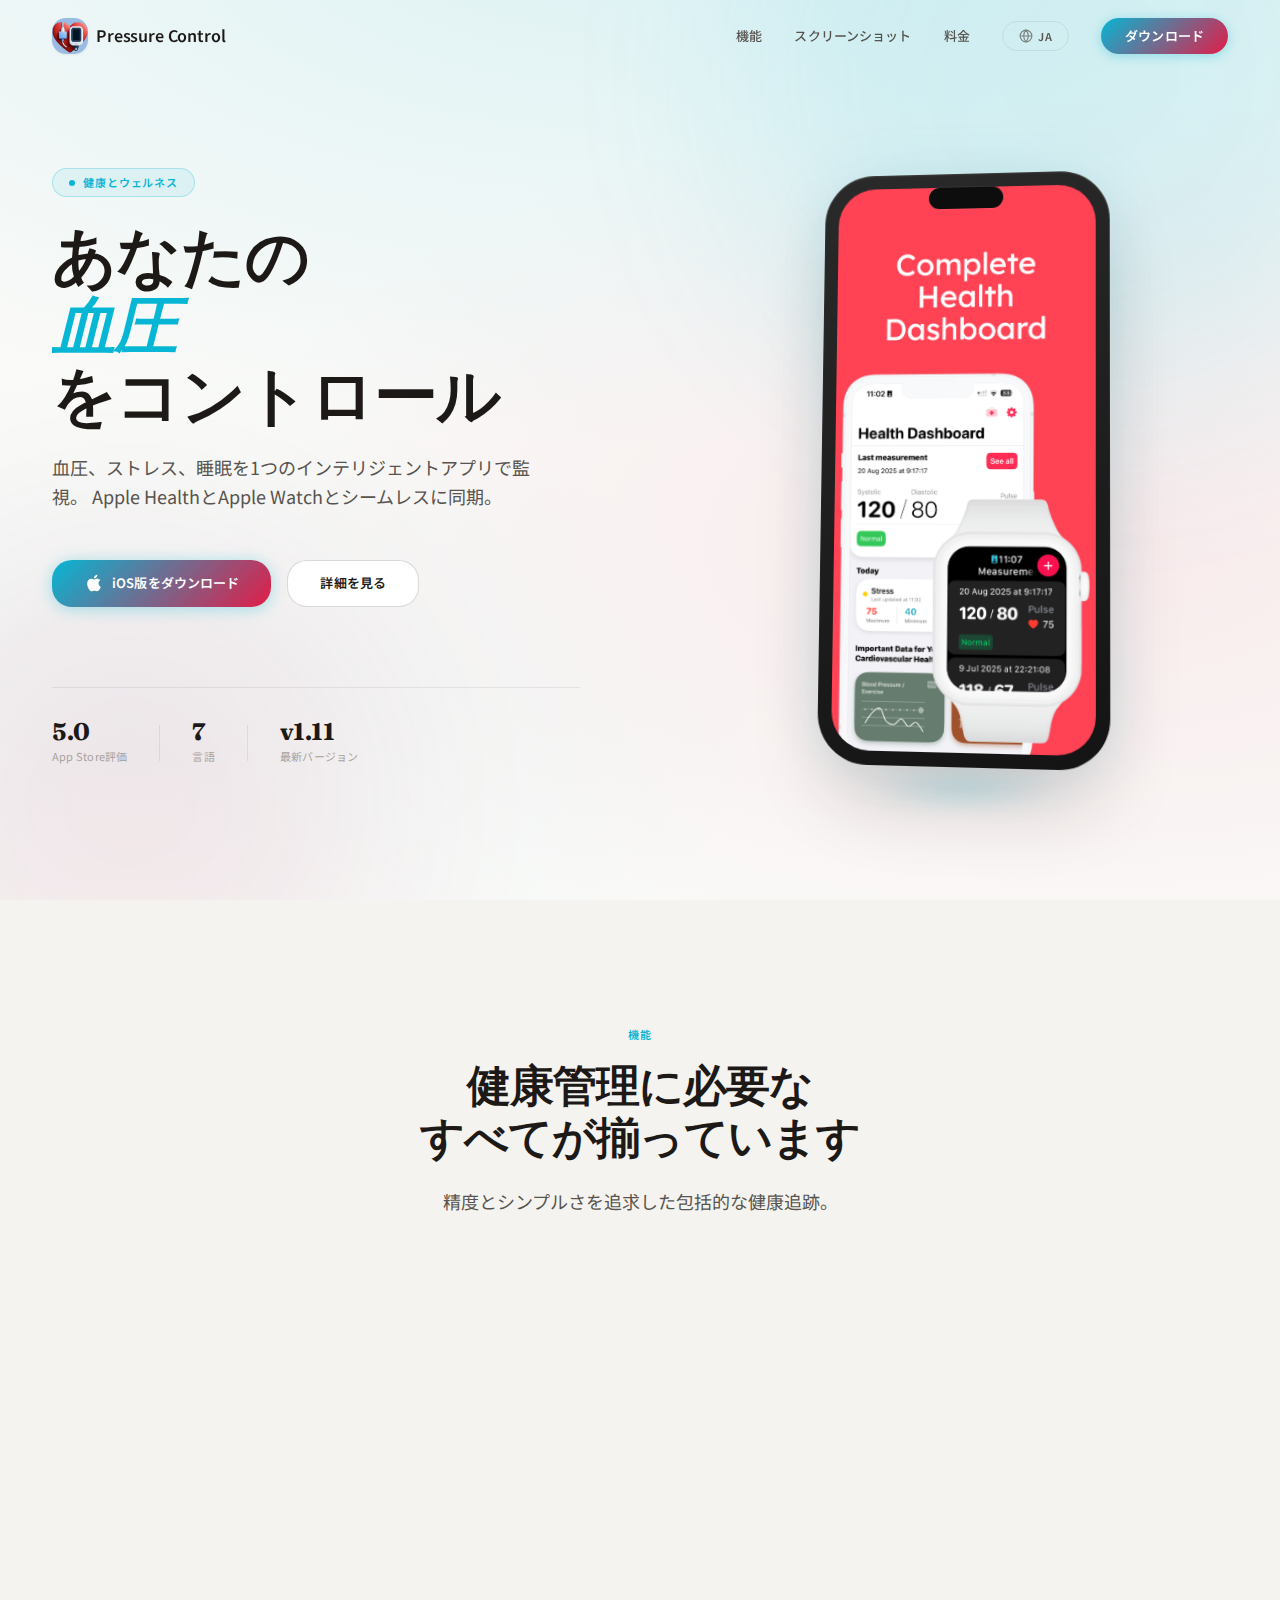
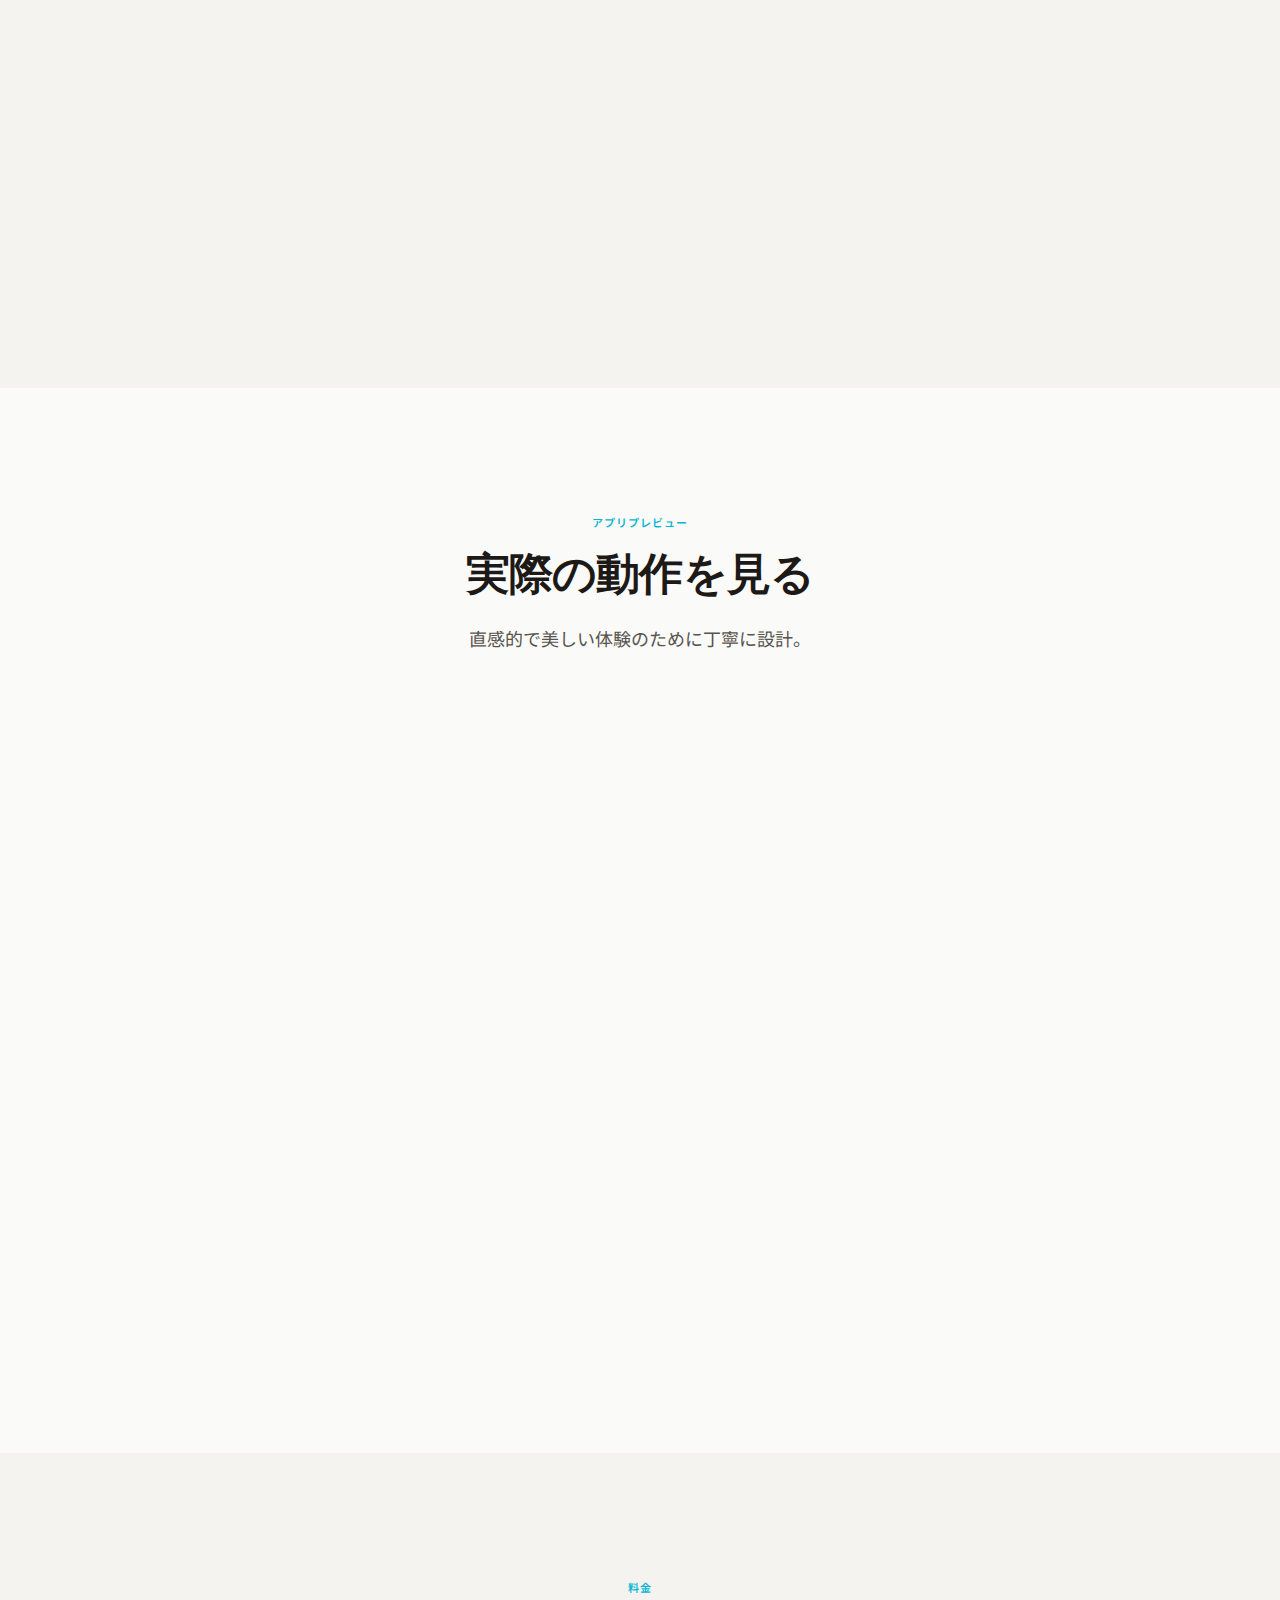
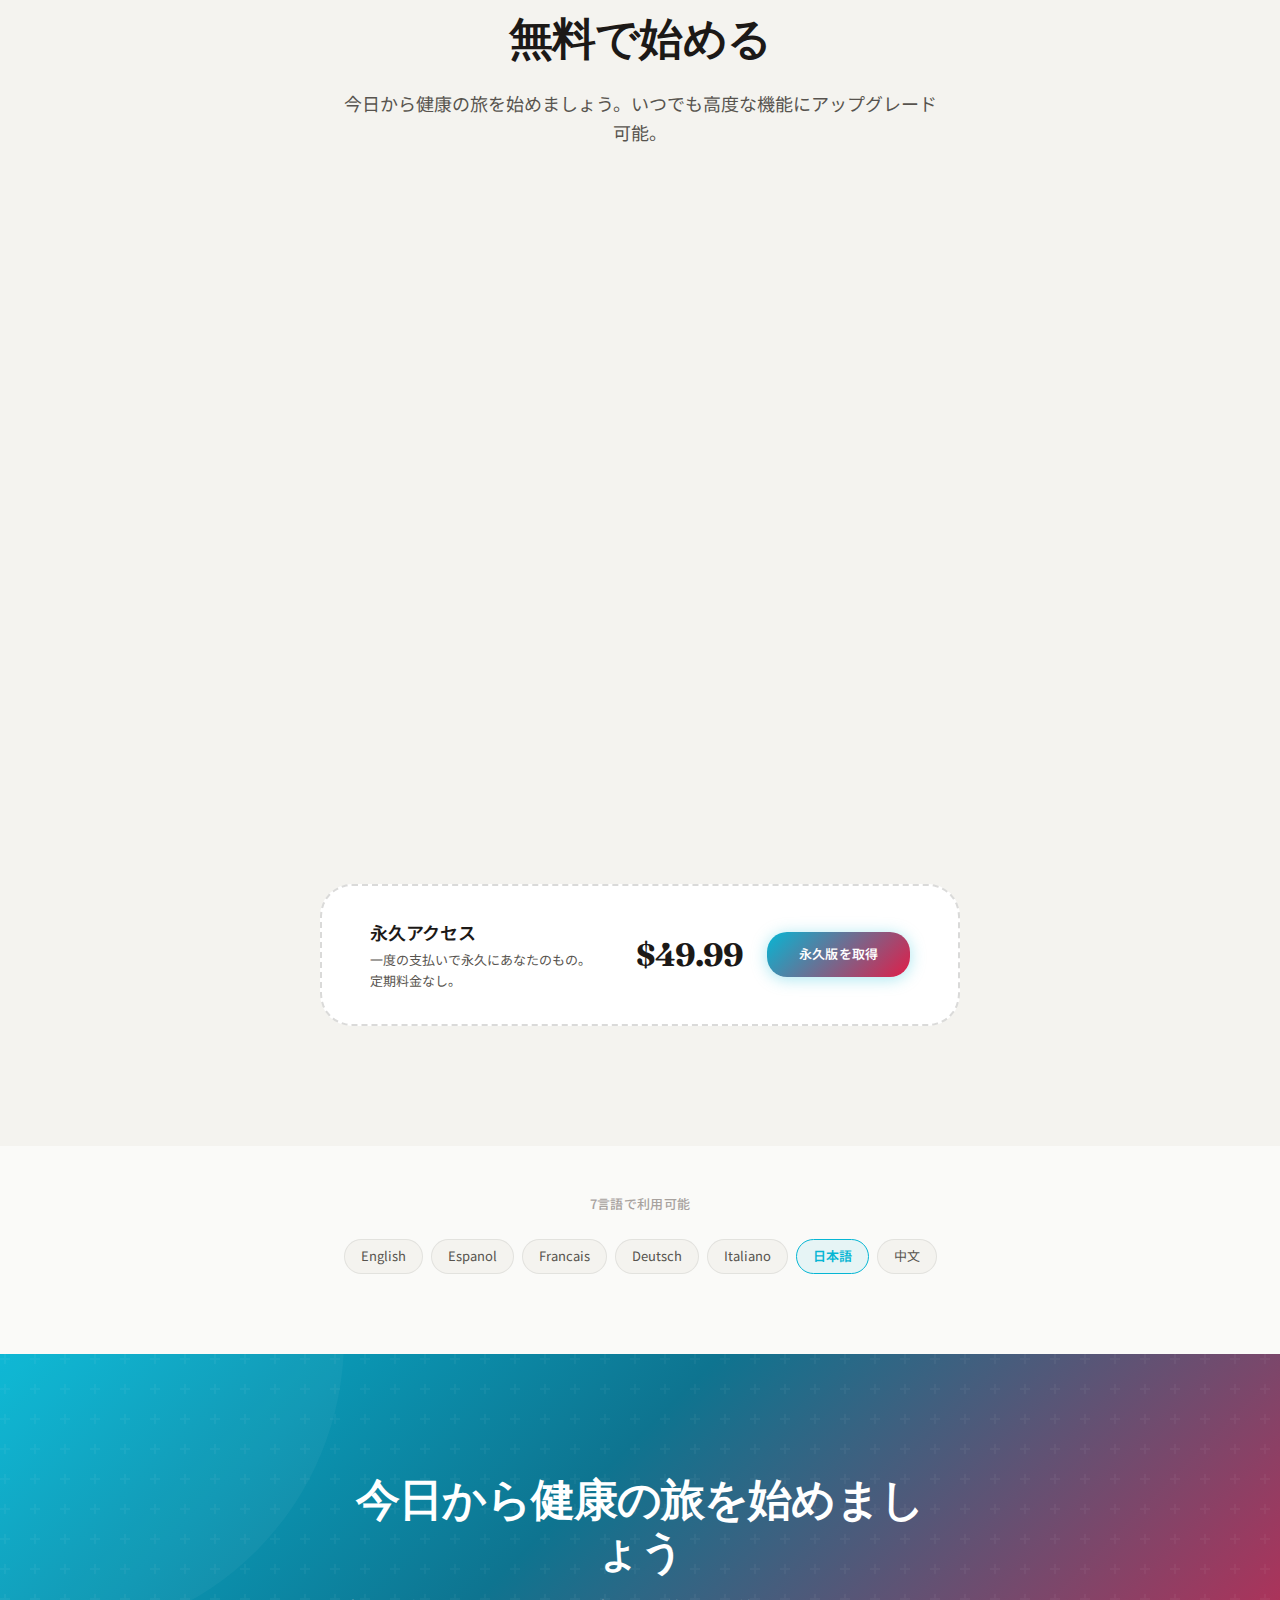
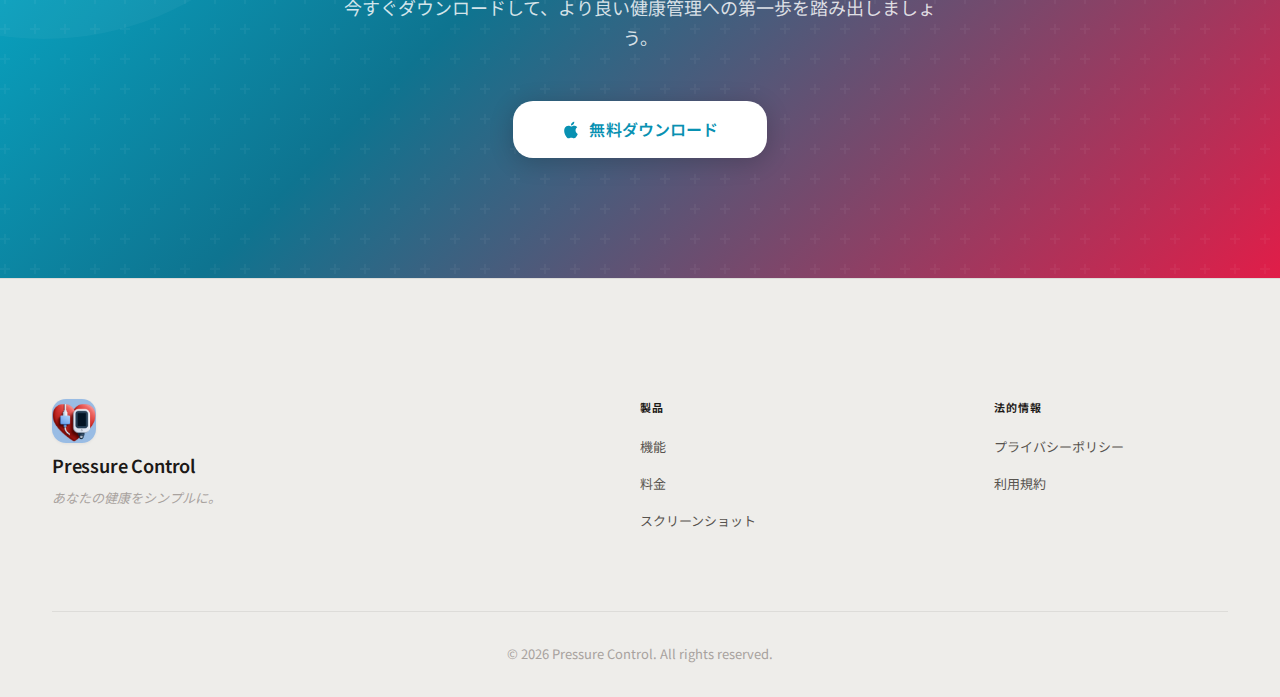
<file: ru/index.html>
<!DOCTYPE html>
<html lang="ru">
<head>
    <meta charset="UTF-8" />
    <meta name="viewport" content="width=device-width, initial-scale=1.0" />
    <title>Pressure Control - Умный мониторинг артериального давления</title>

    <meta name="description" content="Отслеживайте артериальное давление, стресс и сон с интеграцией Apple Health и Apple Watch. Чёткие графики, история и еженедельные ИИ-отчёты." />
    <meta name="theme-color" content="#0a0a0a" media="(prefers-color-scheme: dark)" />
    <meta name="theme-color" content="#ffffff" media="(prefers-color-scheme: light)" />

    <link rel="icon" href="../assets/favicon.png" />

    <meta property="og:title" content="Pressure Control - Умный мониторинг артериального давления" />
    <meta property="og:description" content="Отслеживайте артериальное давление, стресс и сон с интеграцией Apple Health и Apple Watch." />
    <meta property="og:image" content="../assets/og-image.png" />

    <link rel="canonical" href="https://litoarias.github.io/landing-pressure-control/ru/" />
    <link rel="alternate" hreflang="en" href="https://litoarias.github.io/landing-pressure-control/" />
    <link rel="alternate" hreflang="es" href="https://litoarias.github.io/landing-pressure-control/es/" />
    <link rel="alternate" hreflang="fr" href="https://litoarias.github.io/landing-pressure-control/fr/" />
    <link rel="alternate" hreflang="de" href="https://litoarias.github.io/landing-pressure-control/de/" />
    <link rel="alternate" hreflang="it" href="https://litoarias.github.io/landing-pressure-control/it/" />
    <link rel="alternate" hreflang="ja" href="https://litoarias.github.io/landing-pressure-control/ja/" />
    <link rel="alternate" hreflang="zh" href="https://litoarias.github.io/landing-pressure-control/zh/" />
    <link rel="alternate" hreflang="ar" href="https://litoarias.github.io/landing-pressure-control/ar/" />
    <link rel="alternate" hreflang="zh-TW" href="https://litoarias.github.io/landing-pressure-control/zh-TW/" />
    <link rel="alternate" hreflang="ko" href="https://litoarias.github.io/landing-pressure-control/ko/" />
    <link rel="alternate" hreflang="pt-BR" href="https://litoarias.github.io/landing-pressure-control/pt/" />
    <link rel="alternate" hreflang="ru" href="https://litoarias.github.io/landing-pressure-control/ru/" />
    <link rel="alternate" hreflang="x-default" href="https://litoarias.github.io/landing-pressure-control/" />

    <link rel="preconnect" href="https://fonts.googleapis.com">
    <link rel="preconnect" href="https://fonts.gstatic.com" crossorigin>

    <link rel="stylesheet" href="https://litoarias.github.io/landing-pressure-control/assets/style.css" />

    <script>
        (function () {
            const stored = localStorage.getItem("pc_lang");
            if (stored && stored !== "ru") {
                const map = { en: "../index.html", es: "../es/index.html", fr: "../fr/index.html", de: "../de/index.html", it: "../it/index.html", ja: "../ja/index.html", zh: "../zh/index.html", ar: "../ar/index.html", "zh-TW": "../zh-TW/index.html", ko: "../ko/index.html", pt: "../pt/index.html" };
                if (map[stored]) window.location.replace(new URL(map[stored], window.location.href).href);
            }
        })();
    </script>
</head>
<body>
    <nav class="nav">
        <div class="nav__container">
            <a href="./index.html" class="nav__logo">
                <img src="../content/image/xjf2048aaxk5vkiasgrz.jpg" alt="Pressure Control" class="nav__logo-img" />
                <span class="nav__logo-text">Pressure Control</span>
            </a>
            <div class="nav__links">
                <a href="#features" class="nav__link">Функции</a>
                <a href="#screenshots" class="nav__link">Скриншоты</a>
                <a href="#pricing" class="nav__link">Цены</a>
                <a href="./support/index.html" class="nav__link">Поддержка</a>
                <div class="nav__lang">
                    <button class="nav__lang-btn" aria-label="Изменить язык" type="button">
                        <svg viewBox="0 0 24 24" fill="none" stroke="currentColor" stroke-width="2">
                            <circle cx="12" cy="12" r="10"/>
                            <path d="M2 12h20M12 2a15.3 15.3 0 0 1 4 10 15.3 15.3 0 0 1-4 10 15.3 15.3 0 0 1-4-10 15.3 15.3 0 0 1 4-10z"/>
                        </svg>
                        RU
                    </button>
                    <div class="nav__lang-dropdown">
                        <a href="../index.html" class="nav__lang-option">English</a>
                        <a href="../ar/index.html" class="nav__lang-option">العربية</a>
                        <a href="../zh/index.html" class="nav__lang-option">简体中文</a>
                        <a href="../zh-TW/index.html" class="nav__lang-option">繁體中文</a>
                        <a href="../fr/index.html" class="nav__lang-option">Français</a>
                        <a href="../de/index.html" class="nav__lang-option">Deutsch</a>
                        <a href="../it/index.html" class="nav__lang-option">Italiano</a>
                        <a href="../ja/index.html" class="nav__lang-option">日本語</a>
                        <a href="../ko/index.html" class="nav__lang-option">한국어</a>
                        <a href="../pt/index.html" class="nav__lang-option">Português</a>
                        <a href="../ru/index.html" class="nav__lang-option nav__lang-option--active">Русский</a>
                        <a href="../es/index.html" class="nav__lang-option">Español</a>
                    </div>
                </div>
                <a href="https://apps.apple.com/us/app/pressure-control-tracker/id6738280822" class="nav__cta" target="_blank">Скачать</a>
            </div>
            <button class="nav__mobile-toggle" aria-label="Открыть меню">
                <span></span><span></span><span></span>
            </button>
        </div>
    </nav>

    <section class="hero">
        <div class="hero__background">
            <div class="hero__gradient"></div>
            <div class="hero__orb hero__orb--1"></div>
            <div class="hero__orb hero__orb--2"></div>
        </div>
        <div class="hero__container">
            <div class="hero__content">
                <div class="hero__badge">
                    <span class="hero__badge-dot"></span>
                    Здоровье и благополучие
                </div>
                <h1 class="hero__title">
                    Контролируйте
                    <span class="hero__title-gradient">давление</span>
                </h1>
                <p class="hero__subtitle">
                    Отслеживайте давление, стресс и сон в одном умном приложении.
                    Синхронизируется с Apple Health и Apple Watch.
                </p>
                <div class="hero__actions">
                    <a href="https://apps.apple.com/us/app/pressure-control-tracker/id6738280822" class="btn btn--primary" target="_blank">
                        <svg class="btn__icon" viewBox="0 0 24 24" fill="currentColor"><path d="M18.71 19.5c-.83 1.24-1.71 2.45-3.05 2.47-1.34.03-1.77-.79-3.29-.79-1.53 0-2 .77-3.27.82-1.31.05-2.3-1.32-3.14-2.53C4.25 17 2.94 12.45 4.7 9.39c.87-1.52 2.43-2.48 4.12-2.51 1.28-.02 2.5.87 3.29.87.78 0 2.26-1.07 3.81-.91.65.03 2.47.26 3.64 1.98-.09.06-2.17 1.28-2.15 3.81.03 3.02 2.65 4.03 2.68 4.04-.03.07-.42 1.44-1.38 2.83M13 3.5c.73-.83 1.94-1.46 2.94-1.5.13 1.17-.34 2.35-1.04 3.19-.69.85-1.83 1.51-2.95 1.42-.15-1.15.41-2.35 1.05-3.11z"/></svg>
                        Скачать для iOS
                    </a>
                    <a href="#features" class="btn btn--secondary">Подробнее</a>
                </div>
                <div class="hero__stats">
                    <div class="hero__stat"><span class="hero__stat-value">5.0</span><span class="hero__stat-label">Рейтинг App Store</span></div>
                    <div class="hero__stat-divider"></div>
                    <div class="hero__stat"><span class="hero__stat-value">12</span><span class="hero__stat-label">Языков</span></div>
                    <div class="hero__stat-divider"></div>
                    <div class="hero__stat"><span class="hero__stat-value">v1.11</span><span class="hero__stat-label">Последняя версия</span></div>
                </div>
            </div>
            <div class="hero__visual">
                <div class="hero__phone">
                    <div class="hero__phone-frame">
                        <img src="../content/image/eruy1h8m5gm5fyy31j3.jpeg" alt="Скриншот Pressure Control" class="hero__phone-screen" />
                    </div>
                </div>
            </div>
        </div>
    </section>

    <section id="features" class="features">
        <div class="features__container">
            <div class="features__header">
                <span class="features__label">Функции</span>
                <h2 class="features__title">Всё для мониторинга<br />вашего здоровья</h2>
                <p class="features__description">Комплексное отслеживание здоровья, разработанное с точностью и простотой.</p>
            </div>
            <div class="features__grid">
                <div class="feature-card"><div class="feature-card__icon"><svg viewBox="0 0 24 24" fill="none" stroke="currentColor" stroke-width="2"><path d="M22 12h-4l-3 9L9 3l-3 9H2"/></svg></div><h3 class="feature-card__title">Мониторинг в реальном времени</h3><p class="feature-card__text">Отслеживайте давление и пульс с медицинской точностью в реальном времени.</p></div>
                <div class="feature-card"><div class="feature-card__icon"><svg viewBox="0 0 24 24" fill="none" stroke="currentColor" stroke-width="2"><circle cx="12" cy="12" r="10"/><path d="M12 6v6l4 2"/></svg></div><h3 class="feature-card__title">История здоровья</h3><p class="feature-card__text">Полная история здоровья с детальными графиками и анализом тенденций.</p></div>
                <div class="feature-card"><div class="feature-card__icon"><svg viewBox="0 0 24 24" fill="none" stroke="currentColor" stroke-width="2"><rect x="3" y="4" width="18" height="18" rx="2"/><line x1="16" y1="2" x2="16" y2="6"/><line x1="8" y1="2" x2="8" y2="6"/><line x1="3" y1="10" x2="21" y2="10"/></svg></div><h3 class="feature-card__title">Синхронизация Apple Health</h3><p class="feature-card__text">Беспрепятственная синхронизация с Apple Health и Apple Watch для единых данных.</p></div>
                <div class="feature-card"><div class="feature-card__icon"><svg viewBox="0 0 24 24" fill="none" stroke="currentColor" stroke-width="2"><path d="M12 2L2 7l10 5 10-5-10-5z"/><path d="M2 17l10 5 10-5"/><path d="M2 12l10 5 10-5"/></svg></div><h3 class="feature-card__title">Аналитика на основе ИИ</h3><p class="feature-card__text">Еженедельные ИИ-отчёты о здоровье с персонализированными рекомендациями.</p></div>
                <div class="feature-card"><div class="feature-card__icon"><svg viewBox="0 0 24 24" fill="none" stroke="currentColor" stroke-width="2"><path d="M18 8A6 6 0 0 0 6 8c0 7-3 9-3 9h18s-3-2-3-9"/><path d="M13.73 21a2 2 0 0 1-3.46 0"/></svg></div><h3 class="feature-card__title">Умные уведомления</h3><p class="feature-card__text">Уведомления о необычных паттернах и важных изменениях в здоровье.</p></div>
                <div class="feature-card"><div class="feature-card__icon"><svg viewBox="0 0 24 24" fill="none" stroke="currentColor" stroke-width="2"><path d="M14 2H6a2 2 0 0 0-2 2v16a2 2 0 0 0 2 2h12a2 2 0 0 0 2-2V8z"/><polyline points="14 2 14 8 20 8"/><line x1="16" y1="13" x2="8" y2="13"/><line x1="16" y1="17" x2="8" y2="17"/></svg></div><h3 class="feature-card__title">Экспорт отчётов</h3><p class="feature-card__text">Экспортируйте данные в PDF или CSV для передачи врачу.</p></div>
            </div>
        </div>
    </section>

    <section id="screenshots" class="screenshots">
        <div class="screenshots__container">
            <div class="screenshots__header">
                <span class="screenshots__label">Предпросмотр</span>
                <h2 class="screenshots__title">Посмотрите в действии</h2>
                <p class="screenshots__description">Разработано с заботой для интуитивного и красивого опыта.</p>
            </div>
            <div class="screenshots__carousel">
                <div class="screenshots__track">
                    <div class="screenshot-card"><img src="../content/image/eruy1h8m5gm5fyy31j3.jpeg" alt="Панель управления" class="screenshot-card__img" /></div>
                    <div class="screenshot-card"><img src="../content/image/w25g7l3phbv2t5i1jce.jpeg" alt="Графики здоровья" class="screenshot-card__img" /></div>
                    <div class="screenshot-card"><img src="../content/image/8i3n38wxf0xh0ama4yc.jpeg" alt="История" class="screenshot-card__img" /></div>
                    <div class="screenshot-card"><img src="../content/image/u0ylt6tgfgceg8frl8t.jpeg" alt="Отчёты ИИ" class="screenshot-card__img" /></div>
                </div>
            </div>
        </div>
    </section>

    <section id="pricing" class="pricing">
        <div class="pricing__container">
            <div class="pricing__header">
                <span class="pricing__label">Цены</span>
                <h2 class="pricing__title">Начните бесплатно</h2>
                <p class="pricing__description">Начните путь к здоровью сегодня. Обновитесь в любое время для расширенных функций.</p>
            </div>
            <div class="pricing__cards pricing__cards--three">
                <div class="pricing-card">
                    <div class="pricing-card__header">
                        <h3 class="pricing-card__name">Бесплатно</h3>
                        <div class="pricing-card__price"><span class="pricing-card__amount">$0</span><span class="pricing-card__period">навсегда</span></div>
                    </div>
                    <ul class="pricing-card__features">
                        <li><svg viewBox="0 0 24 24" fill="none" stroke="currentColor" stroke-width="3"><polyline points="20 6 9 17 4 12"/></svg>Запись давления и пульса</li>
                        <li><svg viewBox="0 0 24 24" fill="none" stroke="currentColor" stroke-width="3"><polyline points="20 6 9 17 4 12"/></svg>История с базовыми графиками</li>
                        <li><svg viewBox="0 0 24 24" fill="none" stroke="currentColor" stroke-width="3"><polyline points="20 6 9 17 4 12"/></svg>Синхронизация HealthKit и Apple Watch</li>
                    </ul>
                    <a href="https://apps.apple.com/us/app/pressure-control-tracker/id6738280822" class="pricing-card__btn pricing-card__btn--secondary" target="_blank">Начать</a>
                </div>
                <div class="pricing-card pricing-card--featured">
                    <div class="pricing-card__badge">Лучшее предложение</div>
                    <div class="pricing-card__header">
                        <h3 class="pricing-card__name">Ежегодно</h3>
                        <div class="pricing-card__price"><span class="pricing-card__amount">$14.99</span><span class="pricing-card__period">/год</span></div>
                        <span class="pricing-card__savings">Экономия 37%</span>
                    </div>
                    <ul class="pricing-card__features">
                        <li><svg viewBox="0 0 24 24" fill="none" stroke="currentColor" stroke-width="3"><polyline points="20 6 9 17 4 12"/></svg>Всё из бесплатного</li>
                        <li><svg viewBox="0 0 24 24" fill="none" stroke="currentColor" stroke-width="3"><polyline points="20 6 9 17 4 12"/></svg>Еженедельные ИИ-отчёты</li>
                        <li><svg viewBox="0 0 24 24" fill="none" stroke="currentColor" stroke-width="3"><polyline points="20 6 9 17 4 12"/></svg>Обнаружение паттернов и уведомления</li>
                        <li><svg viewBox="0 0 24 24" fill="none" stroke="currentColor" stroke-width="3"><polyline points="20 6 9 17 4 12"/></svg>Экспорт PDF и CSV</li>
                        <li><svg viewBox="0 0 24 24" fill="none" stroke="currentColor" stroke-width="3"><polyline points="20 6 9 17 4 12"/></svg>Аналитика стресса и сна</li>
                    </ul>
                    <a href="https://apps.apple.com/us/app/pressure-control-tracker/id6738280822" class="pricing-card__btn pricing-card__btn--primary" target="_blank">Подписаться ежегодно</a>
                </div>
                <div class="pricing-card">
                    <div class="pricing-card__header">
                        <h3 class="pricing-card__name">Ежемесячно</h3>
                        <div class="pricing-card__price"><span class="pricing-card__amount">$1.99</span><span class="pricing-card__period">/месяц</span></div>
                    </div>
                    <ul class="pricing-card__features">
                        <li><svg viewBox="0 0 24 24" fill="none" stroke="currentColor" stroke-width="3"><polyline points="20 6 9 17 4 12"/></svg>Всё из бесплатного</li>
                        <li><svg viewBox="0 0 24 24" fill="none" stroke="currentColor" stroke-width="3"><polyline points="20 6 9 17 4 12"/></svg>Еженедельные ИИ-отчёты</li>
                        <li><svg viewBox="0 0 24 24" fill="none" stroke="currentColor" stroke-width="3"><polyline points="20 6 9 17 4 12"/></svg>Обнаружение паттернов и уведомления</li>
                        <li><svg viewBox="0 0 24 24" fill="none" stroke="currentColor" stroke-width="3"><polyline points="20 6 9 17 4 12"/></svg>Экспорт PDF и CSV</li>
                        <li><svg viewBox="0 0 24 24" fill="none" stroke="currentColor" stroke-width="3"><polyline points="20 6 9 17 4 12"/></svg>Аналитика стресса и сна</li>
                    </ul>
                    <a href="https://apps.apple.com/us/app/pressure-control-tracker/id6738280822" class="pricing-card__btn pricing-card__btn--secondary" target="_blank">Подписаться ежемесячно</a>
                </div>
            </div>
            <div class="pricing__lifetime">
                <div class="pricing__lifetime-content">
                    <div class="pricing__lifetime-info">
                        <h3 class="pricing__lifetime-title">Пожизненный доступ</h3>
                        <p class="pricing__lifetime-text">Единовременная оплата, навсегда ваше. Без регулярных платежей.</p>
                    </div>
                    <div class="pricing__lifetime-price">
                        <span class="pricing__lifetime-amount">$49.99</span>
                        <a href="https://apps.apple.com/us/app/pressure-control-tracker/id6738280822" class="btn btn--primary" target="_blank">Получить пожизненный</a>
                    </div>
                </div>
            </div>
        </div>
    </section>

    <section class="languages">
        <div class="languages__container">
            <h3 class="languages__title">Доступно на 12 языках</h3>
            <div class="languages__list">
                <a href="../index.html" class="languages__item">English</a>
                <a href="../ar/index.html" class="languages__item">العربية</a>
                <a href="../zh/index.html" class="languages__item">简体中文</a>
                <a href="../zh-TW/index.html" class="languages__item">繁體中文</a>
                <a href="../fr/index.html" class="languages__item">Français</a>
                <a href="../de/index.html" class="languages__item">Deutsch</a>
                <a href="../it/index.html" class="languages__item">Italiano</a>
                <a href="../ja/index.html" class="languages__item">日本語</a>
                <a href="../ko/index.html" class="languages__item">한국어</a>
                <a href="../pt/index.html" class="languages__item">Português</a>
                <a href="../ru/index.html" class="languages__item languages__item--active">Русский</a>
                <a href="../es/index.html" class="languages__item">Español</a>
            </div>
        </div>
    </section>

    <section class="cta">
        <div class="cta__container">
            <div class="cta__content">
                <h2 class="cta__title">Начните путь к здоровью сегодня</h2>
                <p class="cta__text">Скачайте сейчас и сделайте первый шаг к лучшему управлению здоровьем.</p>
                <a href="https://apps.apple.com/us/app/pressure-control-tracker/id6738280822" class="btn btn--primary btn--large" target="_blank">
                    <svg class="btn__icon" viewBox="0 0 24 24" fill="currentColor"><path d="M18.71 19.5c-.83 1.24-1.71 2.45-3.05 2.47-1.34.03-1.77-.79-3.29-.79-1.53 0-2 .77-3.27.82-1.31.05-2.3-1.32-3.14-2.53C4.25 17 2.94 12.45 4.7 9.39c.87-1.52 2.43-2.48 4.12-2.51 1.28-.02 2.5.87 3.29.87.78 0 2.26-1.07 3.81-.91.65.03 2.47.26 3.64 1.98-.09.06-2.17 1.28-2.15 3.81.03 3.02 2.65 4.03 2.68 4.04-.03.07-.42 1.44-1.38 2.83M13 3.5c.73-.83 1.94-1.46 2.94-1.5.13 1.17-.34 2.35-1.04 3.19-.69.85-1.83 1.51-2.95 1.42-.15-1.15.41-2.35 1.05-3.11z"/></svg>
                    Скачать бесплатно
                </a>
            </div>
        </div>
    </section>

    <footer class="footer">
        <div class="footer__container">
            <div class="footer__top">
                <div class="footer__brand">
                    <img src="../content/image/xjf2048aaxk5vkiasgrz.jpg" alt="Pressure Control" class="footer__logo" />
                    <span class="footer__brand-name">Pressure Control</span>
                    <p class="footer__tagline">Ваше здоровье, упрощённо.</p>
                </div>
                <div class="footer__links-group">
                    <h4 class="footer__links-title">Продукт</h4>
                    <a href="#features" class="footer__link">Функции</a>
                    <a href="#pricing" class="footer__link">Цены</a>
                    <a href="#screenshots" class="footer__link">Скриншоты</a>
                </div>
                <div class="footer__links-group">
                    <h4 class="footer__links-title">Правовое</h4>
                    <a href="../privacy/index.html" class="footer__link">Политика конфиденциальности</a>
                    <a href="#" class="footer__link">Условия использования</a>
                </div>
                <div class="footer__links-group">
                    <h4 class="footer__links-title">Поддержка</h4>
                    <a href="./support/index.html" class="footer__link">Центр помощи</a>
                    <a href="mailto:pressurecontrol.app@gmail.com" class="footer__link">Связаться с нами</a>
                </div>
            </div>
            <div class="footer__bottom">
                <p class="footer__copyright">&copy; <script>document.write(new Date().getFullYear())</script><noscript>2025</noscript> Pressure Control. Все права защищены.</p>
            </div>
        </div>
    </footer>

    <script>
        localStorage.setItem('pc_lang', 'ru');
        const mobileToggle = document.querySelector('.nav__mobile-toggle');
        const navLinks = document.querySelector('.nav__links');
        mobileToggle?.addEventListener('click', () => { navLinks?.classList.toggle('nav__links--active'); mobileToggle.classList.toggle('nav__mobile-toggle--active'); });
        const langBtn = document.querySelector('.nav__lang-btn');
        const langDropdown = document.querySelector('.nav__lang-dropdown');
        langBtn?.addEventListener('click', () => { langDropdown?.classList.toggle('nav__lang-dropdown--active'); });
        document.addEventListener('click', (e) => { if (!e.target.closest('.nav__lang')) langDropdown?.classList.remove('nav__lang-dropdown--active'); });
        document.querySelectorAll('a[href^="#"]').forEach(anchor => { anchor.addEventListener('click', function (e) { e.preventDefault(); document.querySelector(this.getAttribute('href'))?.scrollIntoView({ behavior: 'smooth', block: 'start' }); navLinks?.classList.remove('nav__links--active'); mobileToggle?.classList.remove('nav__mobile-toggle--active'); langDropdown?.classList.remove('nav__lang-dropdown--active'); }); });
        const nav = document.querySelector('.nav');
        window.addEventListener('scroll', () => { nav?.classList.toggle('nav--scrolled', window.scrollY > 50); });
        const observer = new IntersectionObserver((entries) => { entries.forEach(entry => { if (entry.isIntersecting) entry.target.classList.add('animate-in'); }); }, { threshold: 0.1, rootMargin: '0px 0px -50px 0px' });
        document.querySelectorAll('.feature-card, .pricing-card, .screenshot-card').forEach(el => observer.observe(el));
    </script>
</body>
</html>
</file>
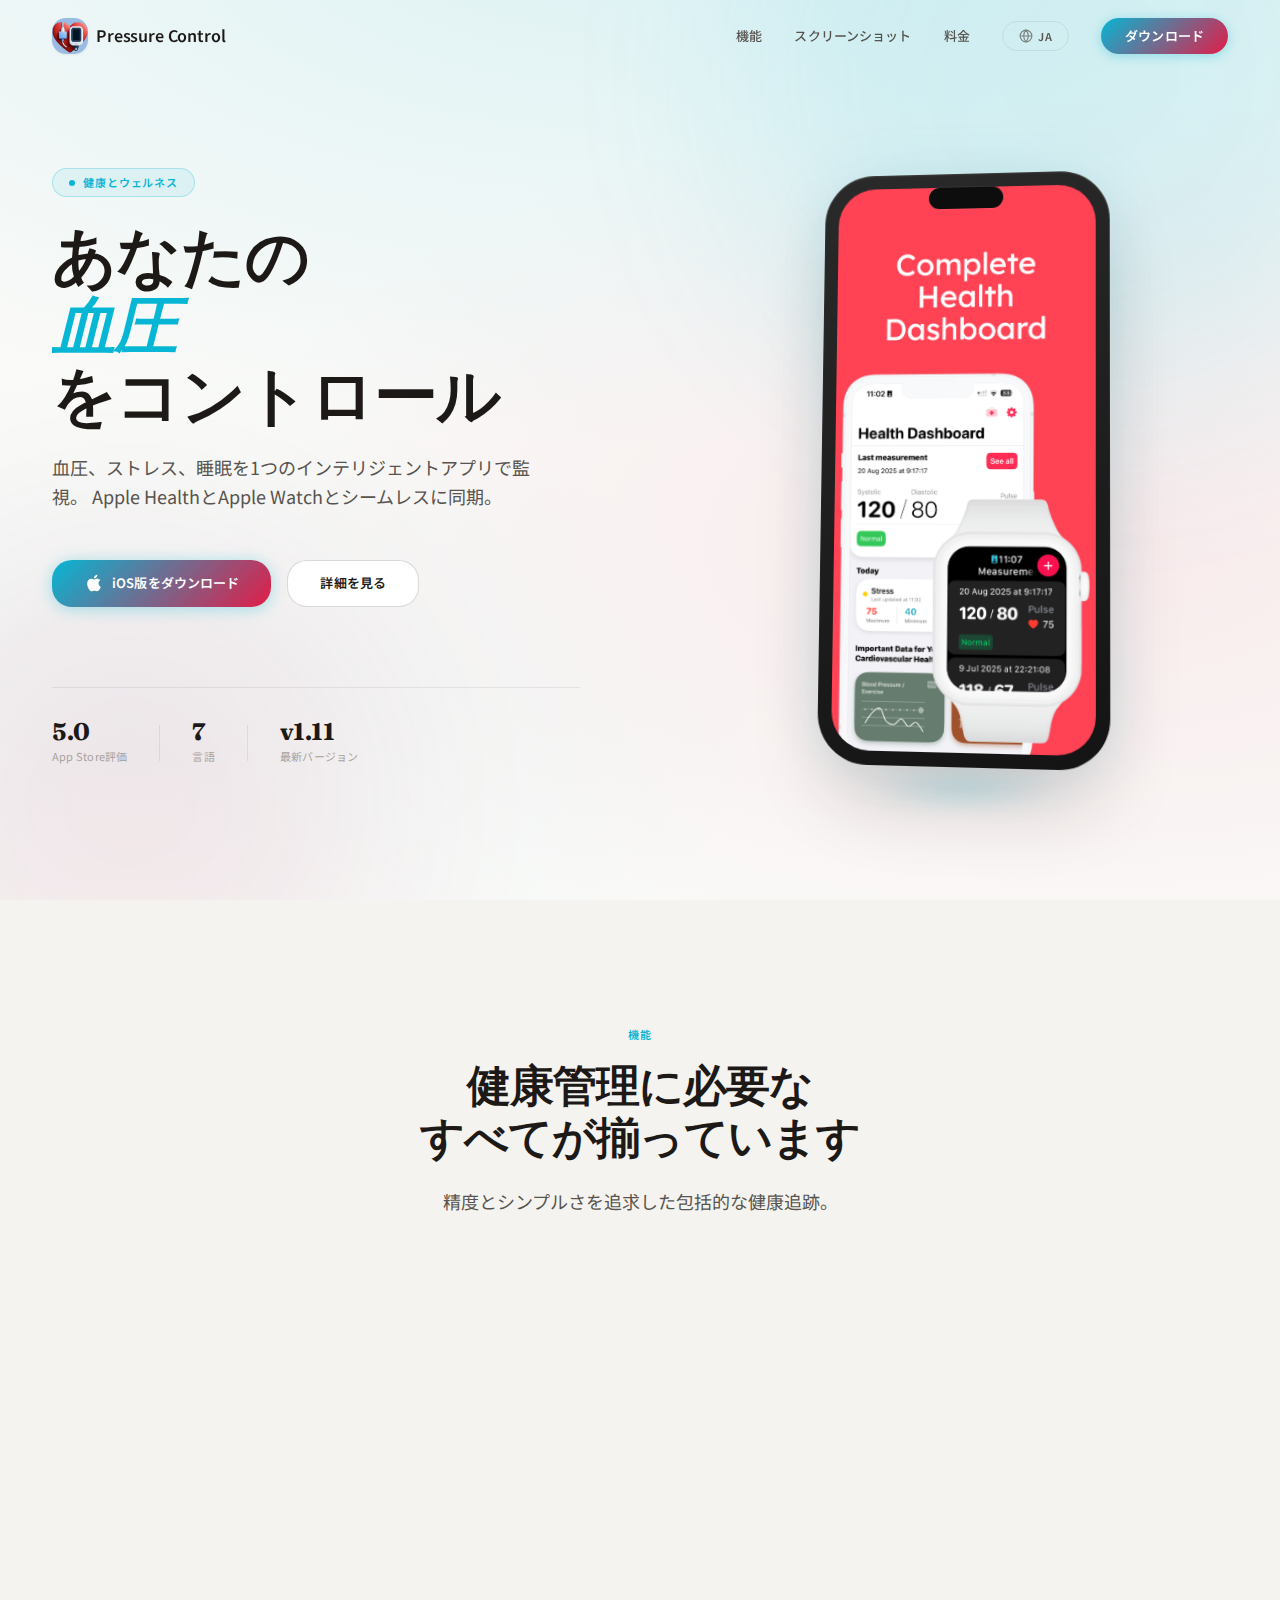
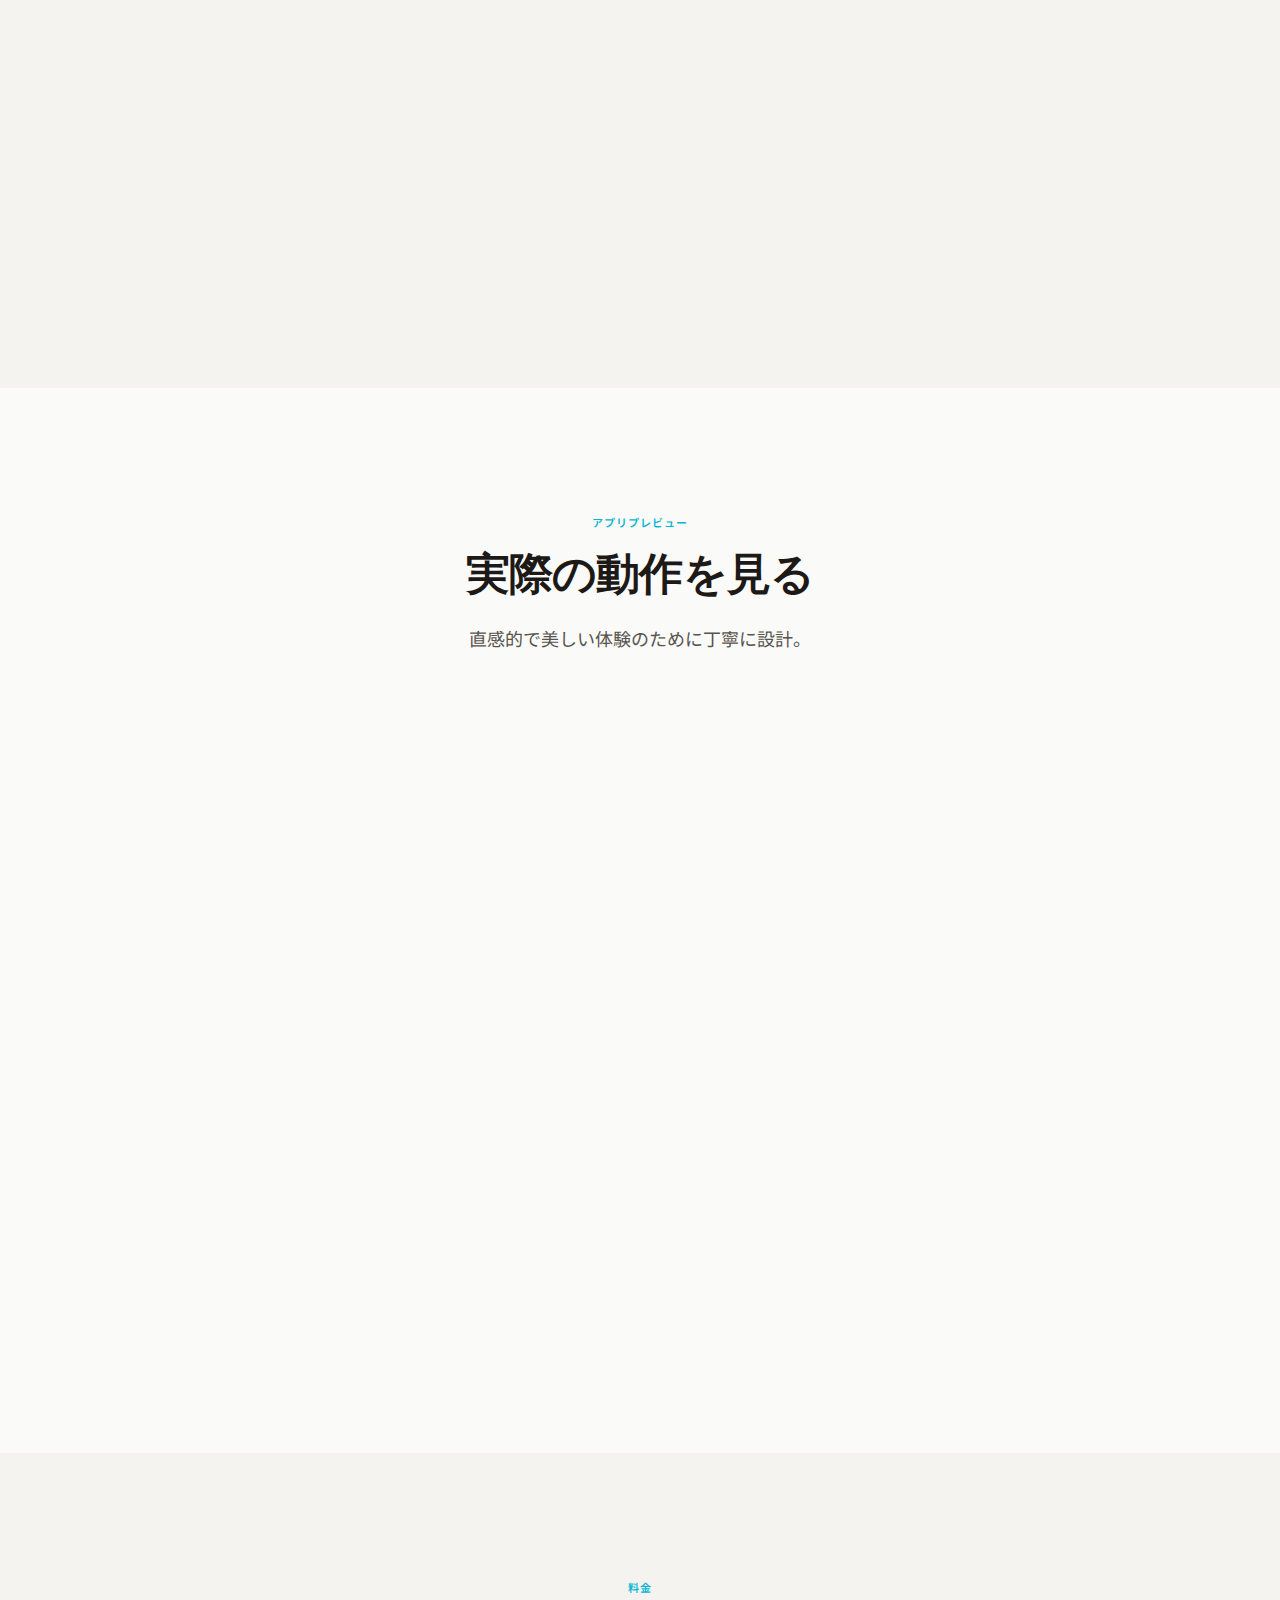
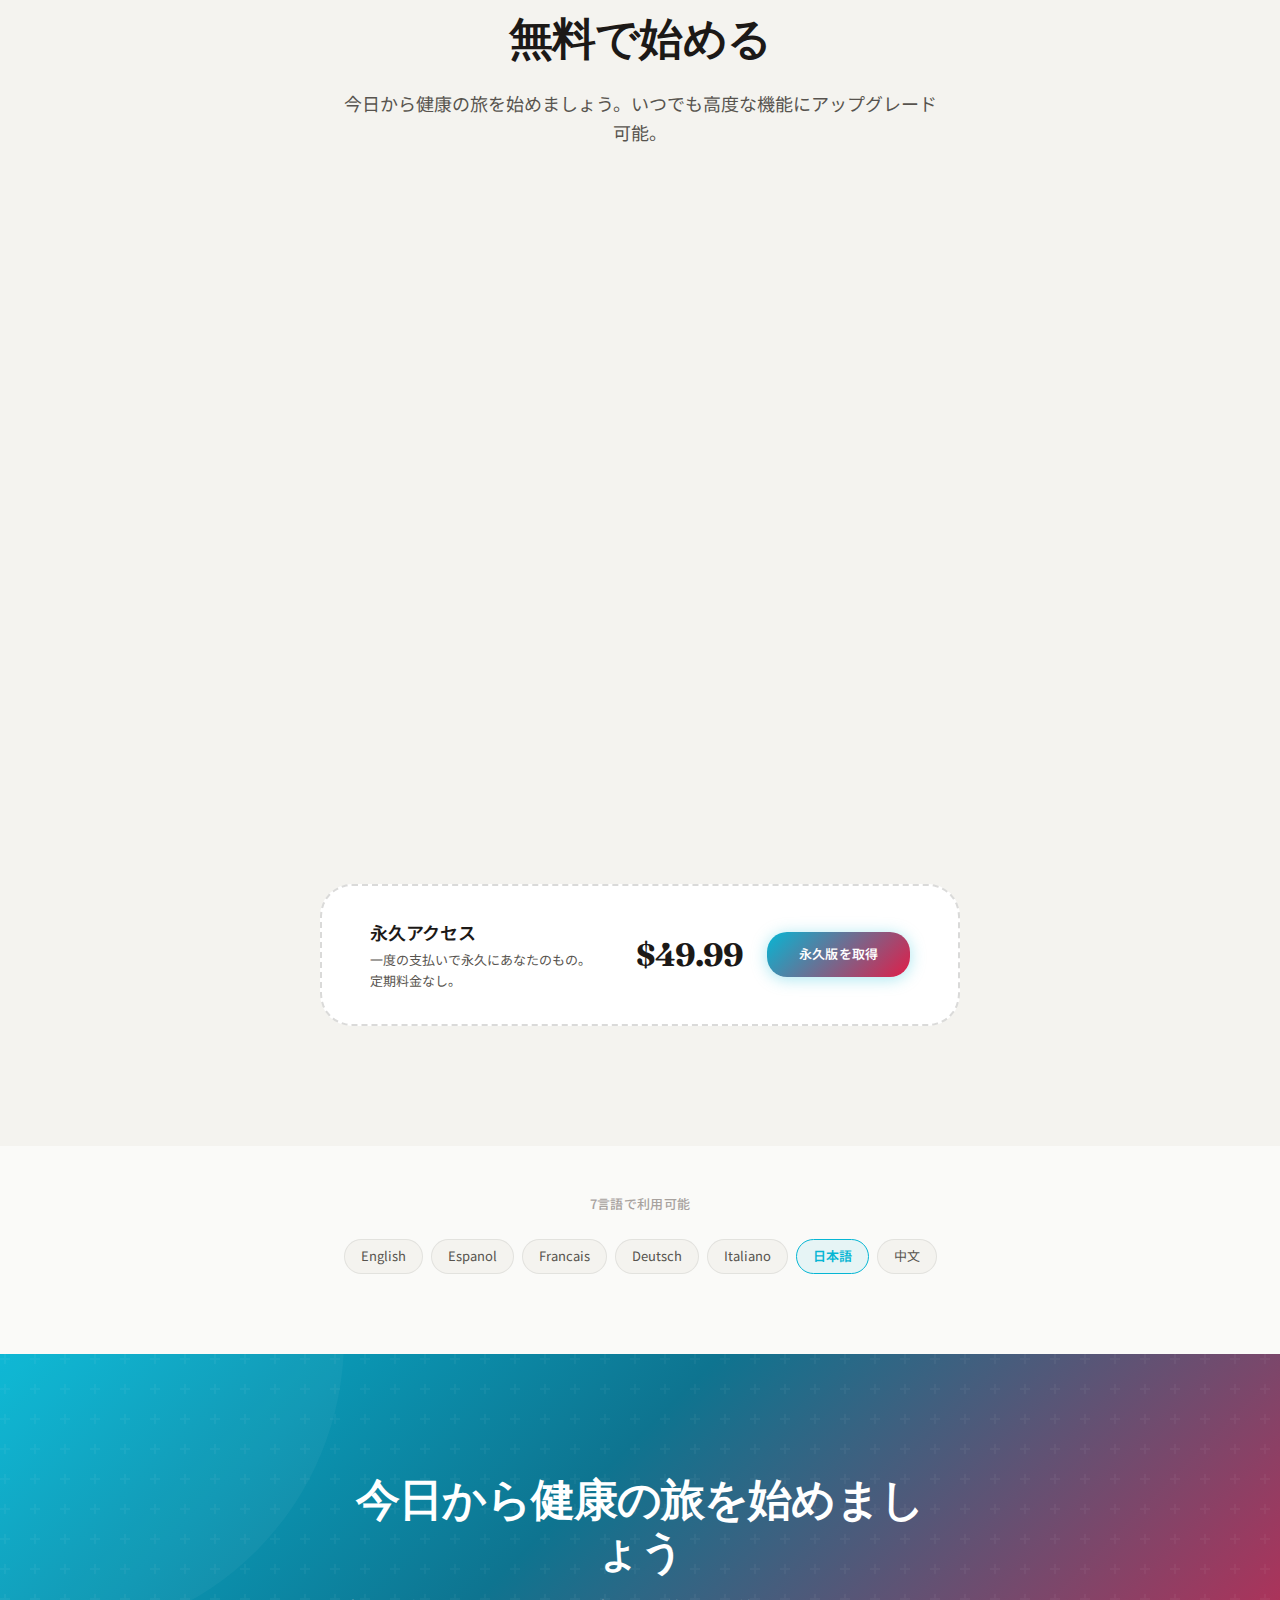
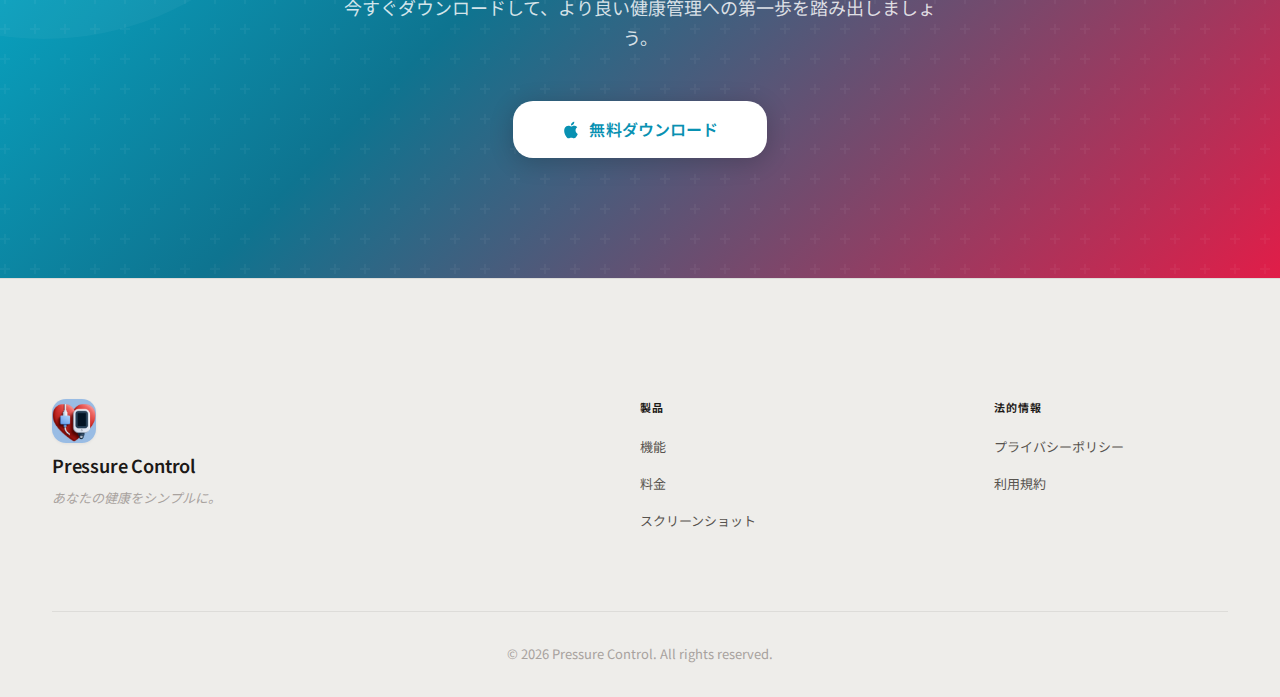
<file: zh-TW/index.html>
<!DOCTYPE html>
<html lang="zh-TW">
<head>
    <meta charset="UTF-8" />
    <meta name="viewport" content="width=device-width, initial-scale=1.0" />
    <title>Pressure Control - 智能血壓監測</title>

    <meta name="description" content="透過 Apple Health 和 Apple Watch 整合追蹤血壓、壓力和睡眠。清晰的圖表、記錄和每週 AI 報告。" />
    <meta name="theme-color" content="#0a0a0a" media="(prefers-color-scheme: dark)" />
    <meta name="theme-color" content="#ffffff" media="(prefers-color-scheme: light)" />

    <link rel="icon" href="../assets/favicon.png" />

    <meta property="og:title" content="Pressure Control - 智能血壓監測" />
    <meta property="og:description" content="透過 Apple Health 和 Apple Watch 整合追蹤血壓、壓力和睡眠。" />
    <meta property="og:image" content="../assets/og-image.png" />

    <link rel="canonical" href="https://litoarias.github.io/landing-pressure-control/zh-TW/" />
    <link rel="alternate" hreflang="en" href="https://litoarias.github.io/landing-pressure-control/" />
    <link rel="alternate" hreflang="es" href="https://litoarias.github.io/landing-pressure-control/es/" />
    <link rel="alternate" hreflang="fr" href="https://litoarias.github.io/landing-pressure-control/fr/" />
    <link rel="alternate" hreflang="de" href="https://litoarias.github.io/landing-pressure-control/de/" />
    <link rel="alternate" hreflang="it" href="https://litoarias.github.io/landing-pressure-control/it/" />
    <link rel="alternate" hreflang="ja" href="https://litoarias.github.io/landing-pressure-control/ja/" />
    <link rel="alternate" hreflang="zh" href="https://litoarias.github.io/landing-pressure-control/zh/" />
    <link rel="alternate" hreflang="ar" href="https://litoarias.github.io/landing-pressure-control/ar/" />
    <link rel="alternate" hreflang="zh-TW" href="https://litoarias.github.io/landing-pressure-control/zh-TW/" />
    <link rel="alternate" hreflang="ko" href="https://litoarias.github.io/landing-pressure-control/ko/" />
    <link rel="alternate" hreflang="pt-BR" href="https://litoarias.github.io/landing-pressure-control/pt/" />
    <link rel="alternate" hreflang="ru" href="https://litoarias.github.io/landing-pressure-control/ru/" />
    <link rel="alternate" hreflang="x-default" href="https://litoarias.github.io/landing-pressure-control/" />

    <link rel="preconnect" href="https://fonts.googleapis.com">
    <link rel="preconnect" href="https://fonts.gstatic.com" crossorigin>

    <link rel="stylesheet" href="https://litoarias.github.io/landing-pressure-control/assets/style.css" />

    <script>
        (function () {
            const stored = localStorage.getItem("pc_lang");
            if (stored && stored !== "zh-TW") {
                const map = { en: "../index.html", es: "../es/index.html", fr: "../fr/index.html", de: "../de/index.html", it: "../it/index.html", ja: "../ja/index.html", zh: "../zh/index.html", ar: "../ar/index.html", ko: "../ko/index.html", pt: "../pt/index.html", ru: "../ru/index.html" };
                if (map[stored]) window.location.replace(new URL(map[stored], window.location.href).href);
            }
        })();
    </script>
</head>
<body>
    <nav class="nav">
        <div class="nav__container">
            <a href="./index.html" class="nav__logo">
                <img src="../content/image/xjf2048aaxk5vkiasgrz.jpg" alt="Pressure Control" class="nav__logo-img" />
                <span class="nav__logo-text">Pressure Control</span>
            </a>
            <div class="nav__links">
                <a href="#features" class="nav__link">功能</a>
                <a href="#screenshots" class="nav__link">截圖</a>
                <a href="#pricing" class="nav__link">定價</a>
                <a href="./support/index.html" class="nav__link">支援</a>
                <div class="nav__lang">
                    <button class="nav__lang-btn" aria-label="切換語言" type="button">
                        <svg viewBox="0 0 24 24" fill="none" stroke="currentColor" stroke-width="2">
                            <circle cx="12" cy="12" r="10"/>
                            <path d="M2 12h20M12 2a15.3 15.3 0 0 1 4 10 15.3 15.3 0 0 1-4 10 15.3 15.3 0 0 1-4-10 15.3 15.3 0 0 1 4-10z"/>
                        </svg>
                        繁中
                    </button>
                    <div class="nav__lang-dropdown">
                        <a href="../index.html" class="nav__lang-option">English</a>
                        <a href="../ar/index.html" class="nav__lang-option">العربية</a>
                        <a href="../zh/index.html" class="nav__lang-option">简体中文</a>
                        <a href="../zh-TW/index.html" class="nav__lang-option nav__lang-option--active">繁體中文</a>
                        <a href="../fr/index.html" class="nav__lang-option">Français</a>
                        <a href="../de/index.html" class="nav__lang-option">Deutsch</a>
                        <a href="../it/index.html" class="nav__lang-option">Italiano</a>
                        <a href="../ja/index.html" class="nav__lang-option">日本語</a>
                        <a href="../ko/index.html" class="nav__lang-option">한국어</a>
                        <a href="../pt/index.html" class="nav__lang-option">Português</a>
                        <a href="../ru/index.html" class="nav__lang-option">Русский</a>
                        <a href="../es/index.html" class="nav__lang-option">Español</a>
                    </div>
                </div>
                <a href="https://apps.apple.com/us/app/pressure-control-tracker/id6738280822" class="nav__cta" target="_blank">下載</a>
            </div>
            <button class="nav__mobile-toggle" aria-label="開啟選單">
                <span></span><span></span><span></span>
            </button>
        </div>
    </nav>

    <section class="hero">
        <div class="hero__background">
            <div class="hero__gradient"></div>
            <div class="hero__orb hero__orb--1"></div>
            <div class="hero__orb hero__orb--2"></div>
        </div>
        <div class="hero__container">
            <div class="hero__content">
                <div class="hero__badge">
                    <span class="hero__badge-dot"></span>
                    健康與養生
                </div>
                <h1 class="hero__title">
                    掌控您的
                    <span class="hero__title-gradient">血壓健康</span>
                </h1>
                <p class="hero__subtitle">
                    在一個智能應用程式中監測血壓、壓力和睡眠。
                    與 Apple Health 和 Apple Watch 無縫同步。
                </p>
                <div class="hero__actions">
                    <a href="https://apps.apple.com/us/app/pressure-control-tracker/id6738280822" class="btn btn--primary" target="_blank">
                        <svg class="btn__icon" viewBox="0 0 24 24" fill="currentColor"><path d="M18.71 19.5c-.83 1.24-1.71 2.45-3.05 2.47-1.34.03-1.77-.79-3.29-.79-1.53 0-2 .77-3.27.82-1.31.05-2.3-1.32-3.14-2.53C4.25 17 2.94 12.45 4.7 9.39c.87-1.52 2.43-2.48 4.12-2.51 1.28-.02 2.5.87 3.29.87.78 0 2.26-1.07 3.81-.91.65.03 2.47.26 3.64 1.98-.09.06-2.17 1.28-2.15 3.81.03 3.02 2.65 4.03 2.68 4.04-.03.07-.42 1.44-1.38 2.83M13 3.5c.73-.83 1.94-1.46 2.94-1.5.13 1.17-.34 2.35-1.04 3.19-.69.85-1.83 1.51-2.95 1.42-.15-1.15.41-2.35 1.05-3.11z"/></svg>
                        下載 iOS 版本
                    </a>
                    <a href="#features" class="btn btn--secondary">了解更多</a>
                </div>
                <div class="hero__stats">
                    <div class="hero__stat"><span class="hero__stat-value">5.0</span><span class="hero__stat-label">App Store 評分</span></div>
                    <div class="hero__stat-divider"></div>
                    <div class="hero__stat"><span class="hero__stat-value">12</span><span class="hero__stat-label">語言</span></div>
                    <div class="hero__stat-divider"></div>
                    <div class="hero__stat"><span class="hero__stat-value">v1.11</span><span class="hero__stat-label">最新版本</span></div>
                </div>
            </div>
            <div class="hero__visual">
                <div class="hero__phone">
                    <div class="hero__phone-frame">
                        <img src="../content/image/eruy1h8m5gm5fyy31j3.jpeg" alt="Pressure Control 應用程式截圖" class="hero__phone-screen" />
                    </div>
                </div>
            </div>
        </div>
    </section>

    <section id="features" class="features">
        <div class="features__container">
            <div class="features__header">
                <span class="features__label">功能</span>
                <h2 class="features__title">監測健康所需<br />的一切</h2>
                <p class="features__description">以精確和簡潔為核心設計的全面健康追蹤功能。</p>
            </div>
            <div class="features__grid">
                <div class="feature-card"><div class="feature-card__icon"><svg viewBox="0 0 24 24" fill="none" stroke="currentColor" stroke-width="2"><path d="M22 12h-4l-3 9L9 3l-3 9H2"/></svg></div><h3 class="feature-card__title">即時監測</h3><p class="feature-card__text">以醫療級精確度即時追蹤您的血壓和心率。</p></div>
                <div class="feature-card"><div class="feature-card__icon"><svg viewBox="0 0 24 24" fill="none" stroke="currentColor" stroke-width="2"><circle cx="12" cy="12" r="10"/><path d="M12 6v6l4 2"/></svg></div><h3 class="feature-card__title">健康記錄</h3><p class="feature-card__text">查看完整的健康記錄，包括詳細圖表和趨勢分析。</p></div>
                <div class="feature-card"><div class="feature-card__icon"><svg viewBox="0 0 24 24" fill="none" stroke="currentColor" stroke-width="2"><rect x="3" y="4" width="18" height="18" rx="2"/><line x1="16" y1="2" x2="16" y2="6"/><line x1="8" y1="2" x2="8" y2="6"/><line x1="3" y1="10" x2="21" y2="10"/></svg></div><h3 class="feature-card__title">Apple Health 同步</h3><p class="feature-card__text">與 Apple Health 和 Apple Watch 無縫同步，獲得統一的健康數據。</p></div>
                <div class="feature-card"><div class="feature-card__icon"><svg viewBox="0 0 24 24" fill="none" stroke="currentColor" stroke-width="2"><path d="M12 2L2 7l10 5 10-5-10-5z"/><path d="M2 17l10 5 10-5"/><path d="M2 12l10 5 10-5"/></svg></div><h3 class="feature-card__title">AI 智能洞察</h3><p class="feature-card__text">接收每週 AI 生成的健康報告及個人化建議。</p></div>
                <div class="feature-card"><div class="feature-card__icon"><svg viewBox="0 0 24 24" fill="none" stroke="currentColor" stroke-width="2"><path d="M18 8A6 6 0 0 0 6 8c0 7-3 9-3 9h18s-3-2-3-9"/><path d="M13.73 21a2 2 0 0 1-3.46 0"/></svg></div><h3 class="feature-card__title">智能提醒</h3><p class="feature-card__text">獲取異常模式和重要健康變化的通知。</p></div>
                <div class="feature-card"><div class="feature-card__icon"><svg viewBox="0 0 24 24" fill="none" stroke="currentColor" stroke-width="2"><path d="M14 2H6a2 2 0 0 0-2 2v16a2 2 0 0 0 2 2h12a2 2 0 0 0 2-2V8z"/><polyline points="14 2 14 8 20 8"/><line x1="16" y1="13" x2="8" y2="13"/><line x1="16" y1="17" x2="8" y2="17"/></svg></div><h3 class="feature-card__title">匯出報告</h3><p class="feature-card__text">將您的數據匯出為 PDF 或 CSV，與醫療提供者分享。</p></div>
            </div>
        </div>
    </section>

    <section id="screenshots" class="screenshots">
        <div class="screenshots__container">
            <div class="screenshots__header">
                <span class="screenshots__label">應用程式預覽</span>
                <h2 class="screenshots__title">查看實際效果</h2>
                <p class="screenshots__description">精心設計，帶來直觀美麗的體驗。</p>
            </div>
            <div class="screenshots__carousel">
                <div class="screenshots__track">
                    <div class="screenshot-card"><img src="../content/image/eruy1h8m5gm5fyy31j3.jpeg" alt="儀表板" class="screenshot-card__img" /></div>
                    <div class="screenshot-card"><img src="../content/image/w25g7l3phbv2t5i1jce.jpeg" alt="健康圖表" class="screenshot-card__img" /></div>
                    <div class="screenshot-card"><img src="../content/image/8i3n38wxf0xh0ama4yc.jpeg" alt="追蹤記錄" class="screenshot-card__img" /></div>
                    <div class="screenshot-card"><img src="../content/image/u0ylt6tgfgceg8frl8t.jpeg" alt="AI 報告" class="screenshot-card__img" /></div>
                </div>
            </div>
        </div>
    </section>

    <section id="pricing" class="pricing">
        <div class="pricing__container">
            <div class="pricing__header">
                <span class="pricing__label">定價</span>
                <h2 class="pricing__title">免費開始</h2>
                <p class="pricing__description">今天就開始您的健康之旅。隨時升級以獲得進階功能。</p>
            </div>
            <div class="pricing__cards pricing__cards--three">
                <div class="pricing-card">
                    <div class="pricing-card__header">
                        <h3 class="pricing-card__name">免費</h3>
                        <div class="pricing-card__price"><span class="pricing-card__amount">$0</span><span class="pricing-card__period">永久</span></div>
                    </div>
                    <ul class="pricing-card__features">
                        <li><svg viewBox="0 0 24 24" fill="none" stroke="currentColor" stroke-width="3"><polyline points="20 6 9 17 4 12"/></svg>血壓和心率記錄</li>
                        <li><svg viewBox="0 0 24 24" fill="none" stroke="currentColor" stroke-width="3"><polyline points="20 6 9 17 4 12"/></svg>基本圖表歷史記錄</li>
                        <li><svg viewBox="0 0 24 24" fill="none" stroke="currentColor" stroke-width="3"><polyline points="20 6 9 17 4 12"/></svg>HealthKit 和 Apple Watch 同步</li>
                    </ul>
                    <a href="https://apps.apple.com/us/app/pressure-control-tracker/id6738280822" class="pricing-card__btn pricing-card__btn--secondary" target="_blank">立即開始</a>
                </div>
                <div class="pricing-card pricing-card--featured">
                    <div class="pricing-card__badge">最佳方案</div>
                    <div class="pricing-card__header">
                        <h3 class="pricing-card__name">年度</h3>
                        <div class="pricing-card__price"><span class="pricing-card__amount">$14.99</span><span class="pricing-card__period">/年</span></div>
                        <span class="pricing-card__savings">節省 37%</span>
                    </div>
                    <ul class="pricing-card__features">
                        <li><svg viewBox="0 0 24 24" fill="none" stroke="currentColor" stroke-width="3"><polyline points="20 6 9 17 4 12"/></svg>免費版所有功能</li>
                        <li><svg viewBox="0 0 24 24" fill="none" stroke="currentColor" stroke-width="3"><polyline points="20 6 9 17 4 12"/></svg>每週 AI 健康報告</li>
                        <li><svg viewBox="0 0 24 24" fill="none" stroke="currentColor" stroke-width="3"><polyline points="20 6 9 17 4 12"/></svg>模式偵測與提醒</li>
                        <li><svg viewBox="0 0 24 24" fill="none" stroke="currentColor" stroke-width="3"><polyline points="20 6 9 17 4 12"/></svg>PDF 和 CSV 匯出</li>
                        <li><svg viewBox="0 0 24 24" fill="none" stroke="currentColor" stroke-width="3"><polyline points="20 6 9 17 4 12"/></svg>壓力和睡眠分析</li>
                    </ul>
                    <a href="https://apps.apple.com/us/app/pressure-control-tracker/id6738280822" class="pricing-card__btn pricing-card__btn--primary" target="_blank">年度訂閱</a>
                </div>
                <div class="pricing-card">
                    <div class="pricing-card__header">
                        <h3 class="pricing-card__name">月度</h3>
                        <div class="pricing-card__price"><span class="pricing-card__amount">$1.99</span><span class="pricing-card__period">/月</span></div>
                    </div>
                    <ul class="pricing-card__features">
                        <li><svg viewBox="0 0 24 24" fill="none" stroke="currentColor" stroke-width="3"><polyline points="20 6 9 17 4 12"/></svg>免費版所有功能</li>
                        <li><svg viewBox="0 0 24 24" fill="none" stroke="currentColor" stroke-width="3"><polyline points="20 6 9 17 4 12"/></svg>每週 AI 健康報告</li>
                        <li><svg viewBox="0 0 24 24" fill="none" stroke="currentColor" stroke-width="3"><polyline points="20 6 9 17 4 12"/></svg>模式偵測與提醒</li>
                        <li><svg viewBox="0 0 24 24" fill="none" stroke="currentColor" stroke-width="3"><polyline points="20 6 9 17 4 12"/></svg>PDF 和 CSV 匯出</li>
                        <li><svg viewBox="0 0 24 24" fill="none" stroke="currentColor" stroke-width="3"><polyline points="20 6 9 17 4 12"/></svg>壓力和睡眠分析</li>
                    </ul>
                    <a href="https://apps.apple.com/us/app/pressure-control-tracker/id6738280822" class="pricing-card__btn pricing-card__btn--secondary" target="_blank">月度訂閱</a>
                </div>
            </div>
            <div class="pricing__lifetime">
                <div class="pricing__lifetime-content">
                    <div class="pricing__lifetime-info">
                        <h3 class="pricing__lifetime-title">終身存取</h3>
                        <p class="pricing__lifetime-text">一次性付款，永久使用。無需重複付費。</p>
                    </div>
                    <div class="pricing__lifetime-price">
                        <span class="pricing__lifetime-amount">$49.99</span>
                        <a href="https://apps.apple.com/us/app/pressure-control-tracker/id6738280822" class="btn btn--primary" target="_blank">獲得終身版</a>
                    </div>
                </div>
            </div>
        </div>
    </section>

    <section class="languages">
        <div class="languages__container">
            <h3 class="languages__title">支援 12 種語言</h3>
            <div class="languages__list">
                <a href="../index.html" class="languages__item">English</a>
                <a href="../ar/index.html" class="languages__item">العربية</a>
                <a href="../zh/index.html" class="languages__item">简体中文</a>
                <a href="../zh-TW/index.html" class="languages__item languages__item--active">繁體中文</a>
                <a href="../fr/index.html" class="languages__item">Français</a>
                <a href="../de/index.html" class="languages__item">Deutsch</a>
                <a href="../it/index.html" class="languages__item">Italiano</a>
                <a href="../ja/index.html" class="languages__item">日本語</a>
                <a href="../ko/index.html" class="languages__item">한국어</a>
                <a href="../pt/index.html" class="languages__item">Português</a>
                <a href="../ru/index.html" class="languages__item">Русский</a>
                <a href="../es/index.html" class="languages__item">Español</a>
            </div>
        </div>
    </section>

    <section class="cta">
        <div class="cta__container">
            <div class="cta__content">
                <h2 class="cta__title">今天就開始您的健康之旅</h2>
                <p class="cta__text">立即下載，邁出更好健康管理的第一步。</p>
                <a href="https://apps.apple.com/us/app/pressure-control-tracker/id6738280822" class="btn btn--primary btn--large" target="_blank">
                    <svg class="btn__icon" viewBox="0 0 24 24" fill="currentColor"><path d="M18.71 19.5c-.83 1.24-1.71 2.45-3.05 2.47-1.34.03-1.77-.79-3.29-.79-1.53 0-2 .77-3.27.82-1.31.05-2.3-1.32-3.14-2.53C4.25 17 2.94 12.45 4.7 9.39c.87-1.52 2.43-2.48 4.12-2.51 1.28-.02 2.5.87 3.29.87.78 0 2.26-1.07 3.81-.91.65.03 2.47.26 3.64 1.98-.09.06-2.17 1.28-2.15 3.81.03 3.02 2.65 4.03 2.68 4.04-.03.07-.42 1.44-1.38 2.83M13 3.5c.73-.83 1.94-1.46 2.94-1.5.13 1.17-.34 2.35-1.04 3.19-.69.85-1.83 1.51-2.95 1.42-.15-1.15.41-2.35 1.05-3.11z"/></svg>
                    免費下載
                </a>
            </div>
        </div>
    </section>

    <footer class="footer">
        <div class="footer__container">
            <div class="footer__top">
                <div class="footer__brand">
                    <img src="../content/image/xjf2048aaxk5vkiasgrz.jpg" alt="Pressure Control" class="footer__logo" />
                    <span class="footer__brand-name">Pressure Control</span>
                    <p class="footer__tagline">您的健康，化繁為簡。</p>
                </div>
                <div class="footer__links-group">
                    <h4 class="footer__links-title">產品</h4>
                    <a href="#features" class="footer__link">功能</a>
                    <a href="#pricing" class="footer__link">定價</a>
                    <a href="#screenshots" class="footer__link">截圖</a>
                </div>
                <div class="footer__links-group">
                    <h4 class="footer__links-title">法律</h4>
                    <a href="../privacy/index.html" class="footer__link">隱私政策</a>
                    <a href="#" class="footer__link">服務條款</a>
                </div>
                <div class="footer__links-group">
                    <h4 class="footer__links-title">支援</h4>
                    <a href="./support/index.html" class="footer__link">說明中心</a>
                    <a href="mailto:pressurecontrol.app@gmail.com" class="footer__link">聯絡我們</a>
                </div>
            </div>
            <div class="footer__bottom">
                <p class="footer__copyright">&copy; <script>document.write(new Date().getFullYear())</script><noscript>2025</noscript> Pressure Control. 保留所有權利。</p>
            </div>
        </div>
    </footer>

    <script>
        localStorage.setItem('pc_lang', 'zh-TW');
        const mobileToggle = document.querySelector('.nav__mobile-toggle');
        const navLinks = document.querySelector('.nav__links');
        mobileToggle?.addEventListener('click', () => { navLinks?.classList.toggle('nav__links--active'); mobileToggle.classList.toggle('nav__mobile-toggle--active'); });
        const langBtn = document.querySelector('.nav__lang-btn');
        const langDropdown = document.querySelector('.nav__lang-dropdown');
        langBtn?.addEventListener('click', () => { langDropdown?.classList.toggle('nav__lang-dropdown--active'); });
        document.addEventListener('click', (e) => { if (!e.target.closest('.nav__lang')) langDropdown?.classList.remove('nav__lang-dropdown--active'); });
        document.querySelectorAll('a[href^="#"]').forEach(anchor => { anchor.addEventListener('click', function (e) { e.preventDefault(); document.querySelector(this.getAttribute('href'))?.scrollIntoView({ behavior: 'smooth', block: 'start' }); navLinks?.classList.remove('nav__links--active'); mobileToggle?.classList.remove('nav__mobile-toggle--active'); langDropdown?.classList.remove('nav__lang-dropdown--active'); }); });
        const nav = document.querySelector('.nav');
        window.addEventListener('scroll', () => { nav?.classList.toggle('nav--scrolled', window.scrollY > 50); });
        const observer = new IntersectionObserver((entries) => { entries.forEach(entry => { if (entry.isIntersecting) entry.target.classList.add('animate-in'); }); }, { threshold: 0.1, rootMargin: '0px 0px -50px 0px' });
        document.querySelectorAll('.feature-card, .pricing-card, .screenshot-card').forEach(el => observer.observe(el));
    </script>
</body>
</html>
</file>
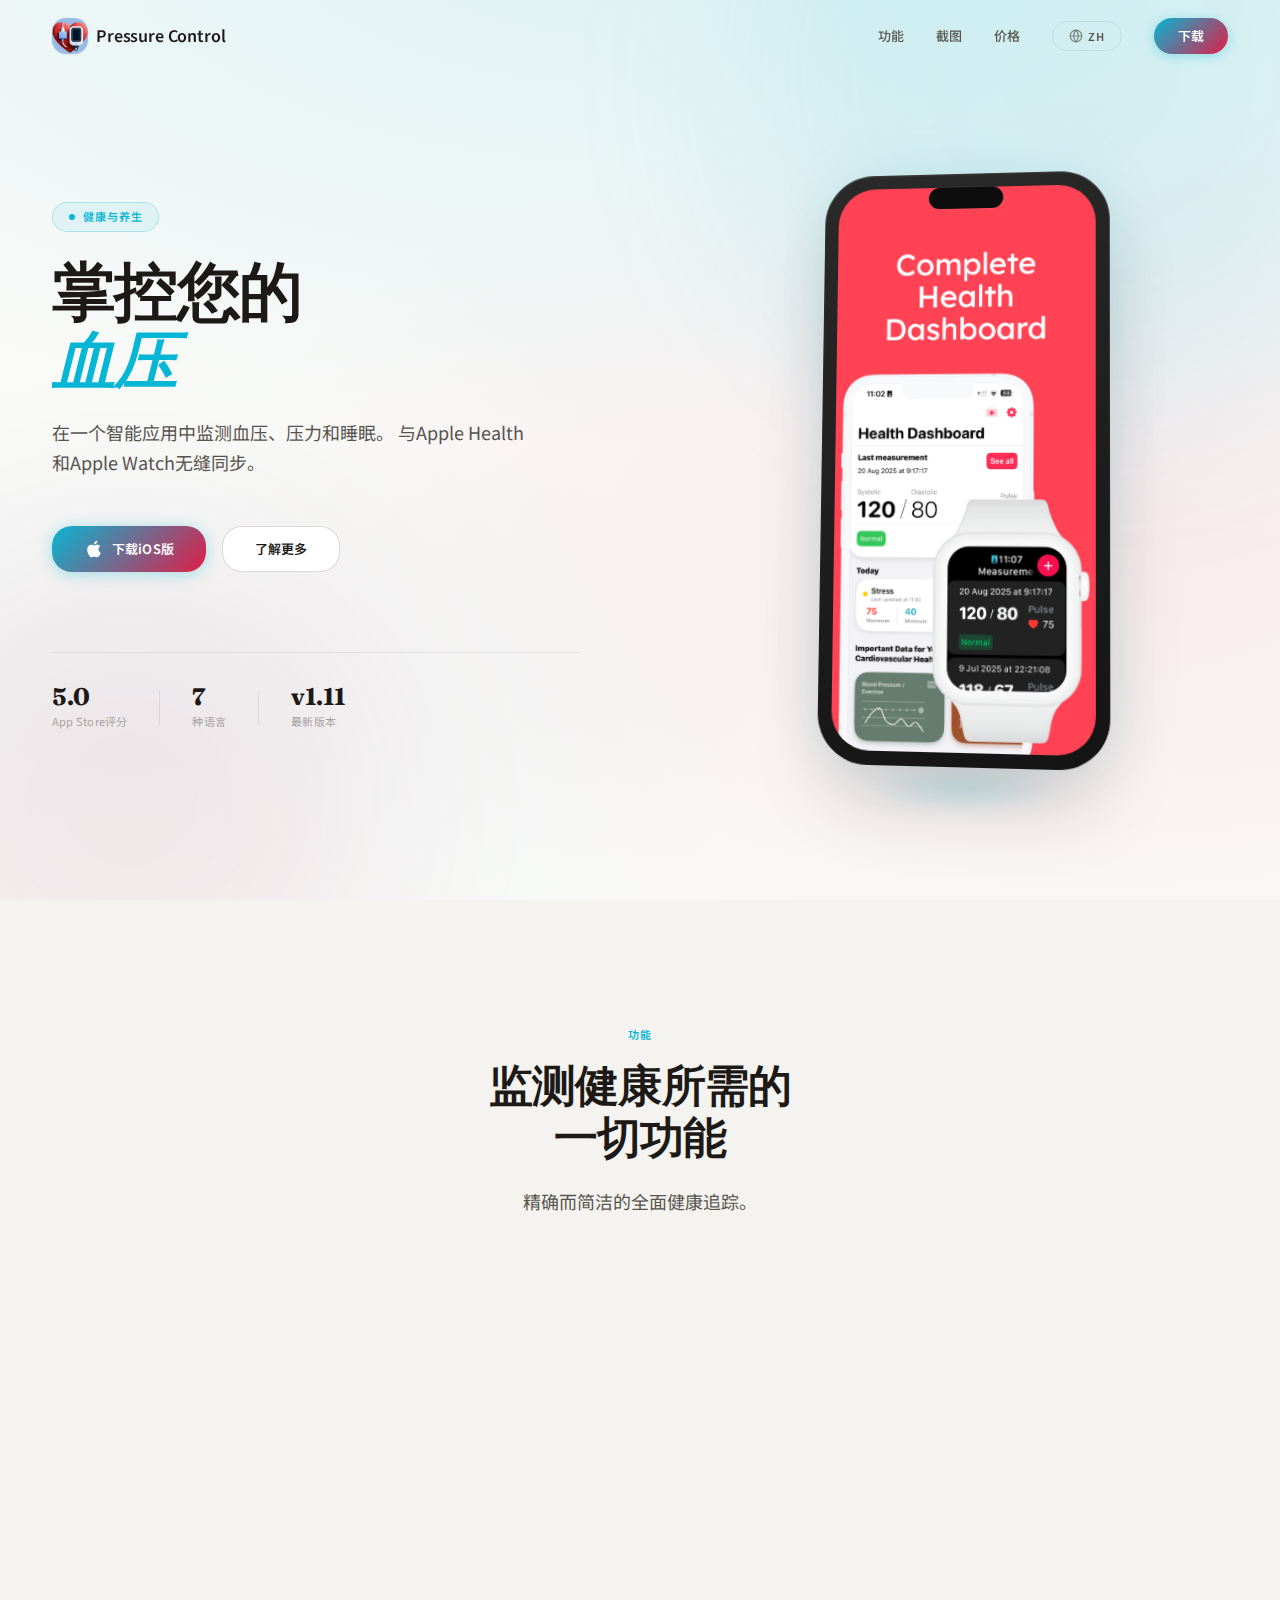
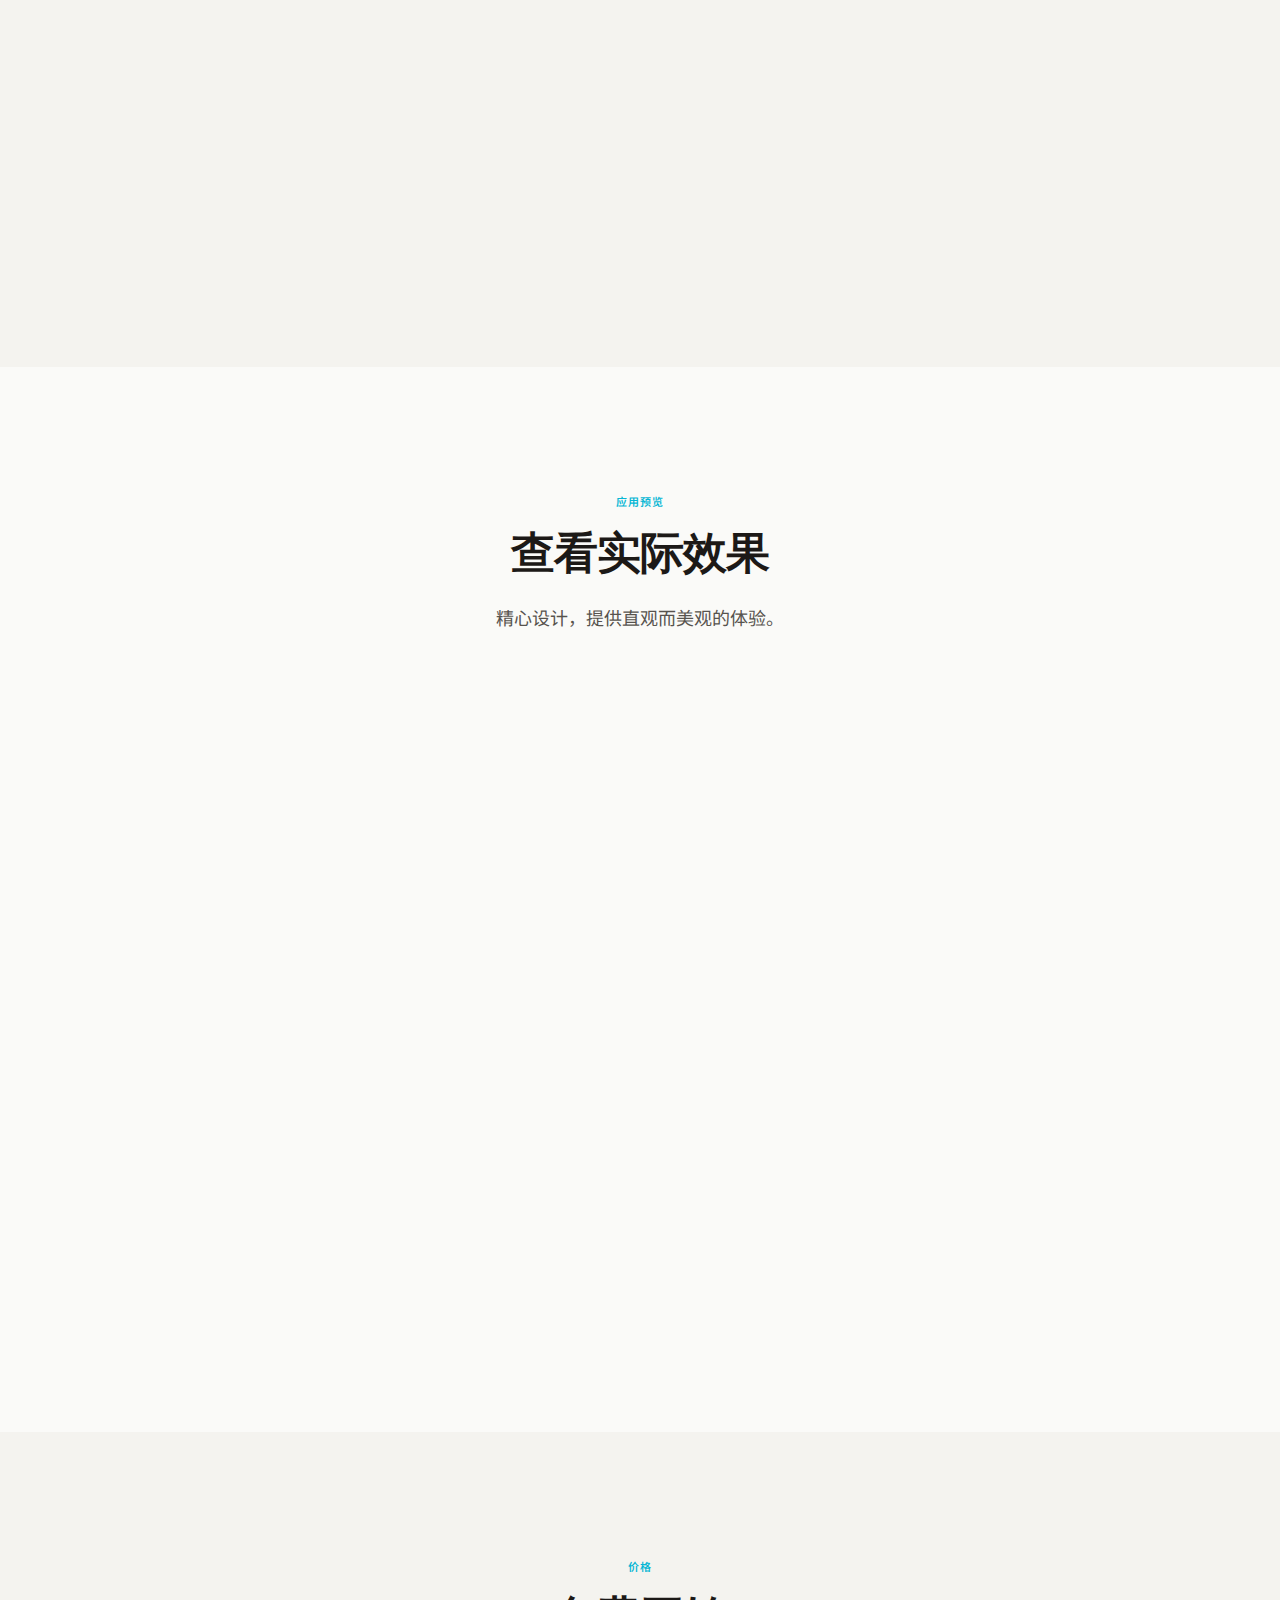
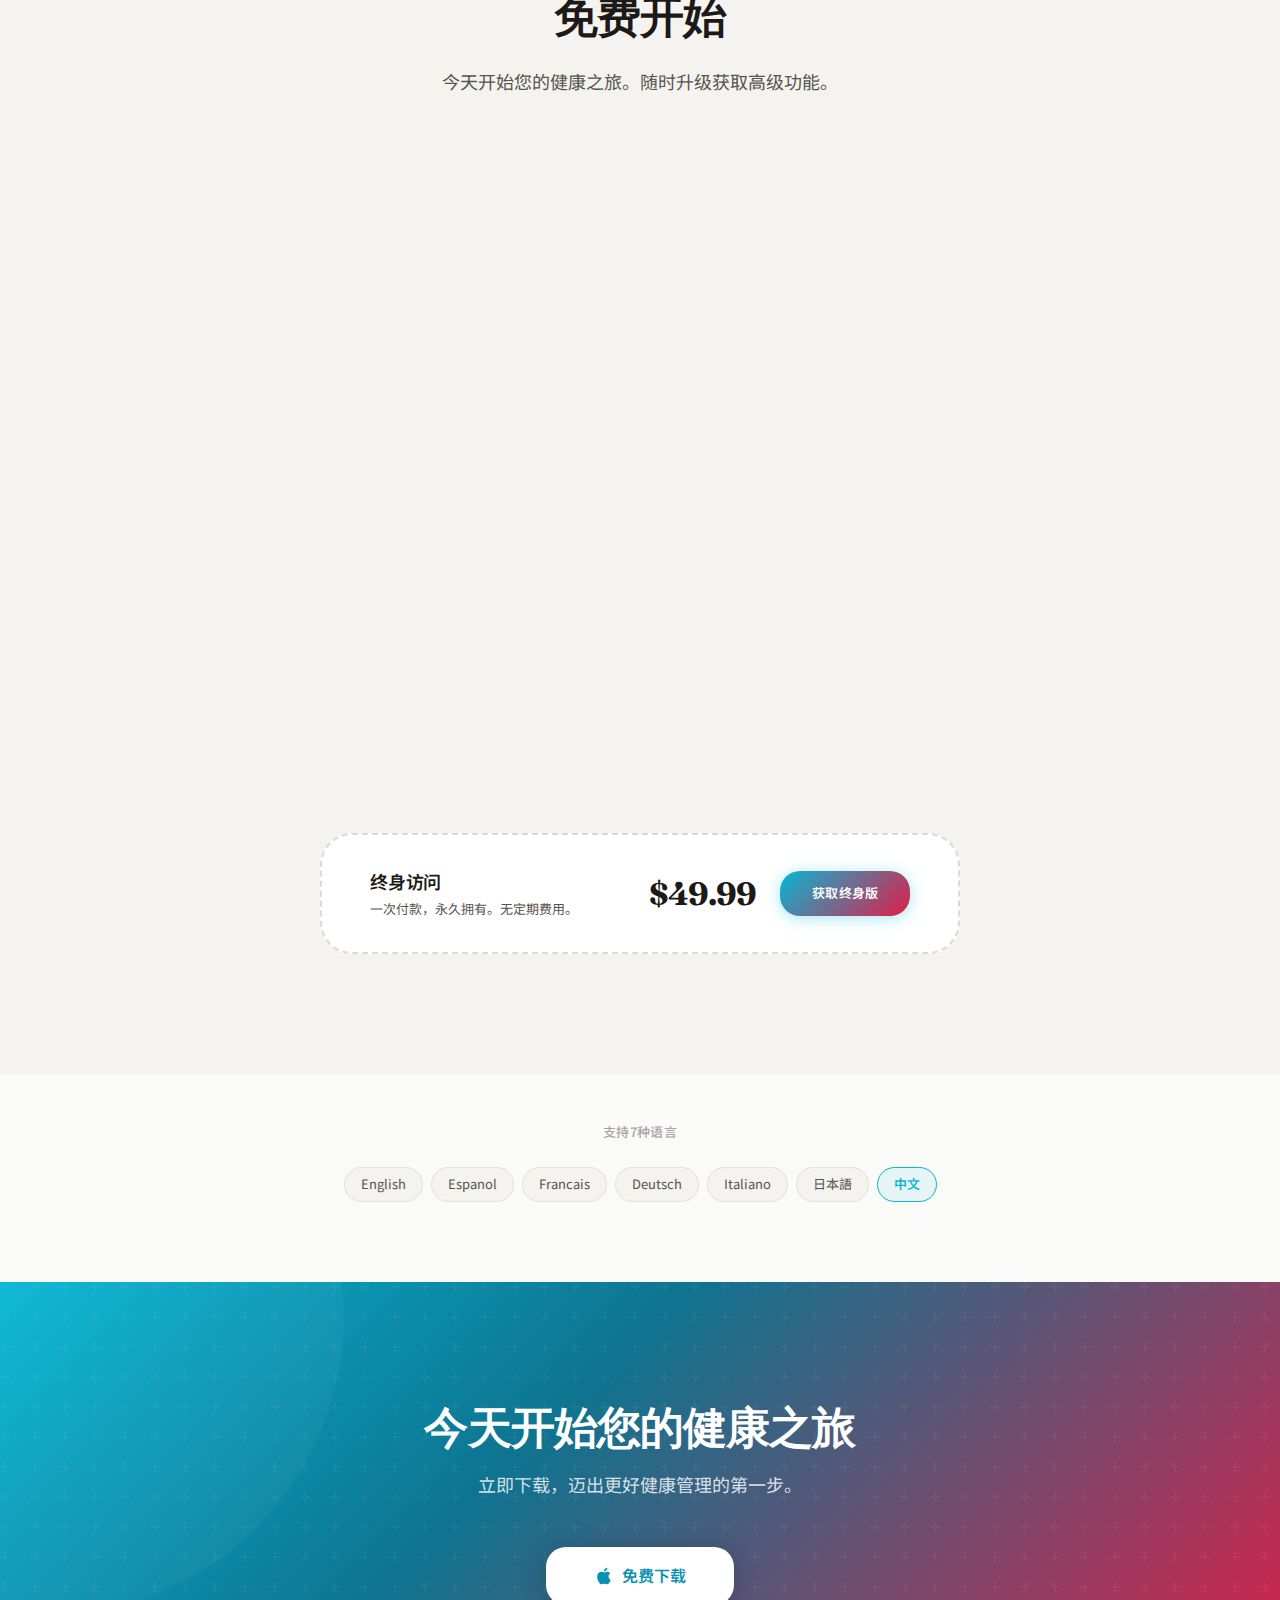
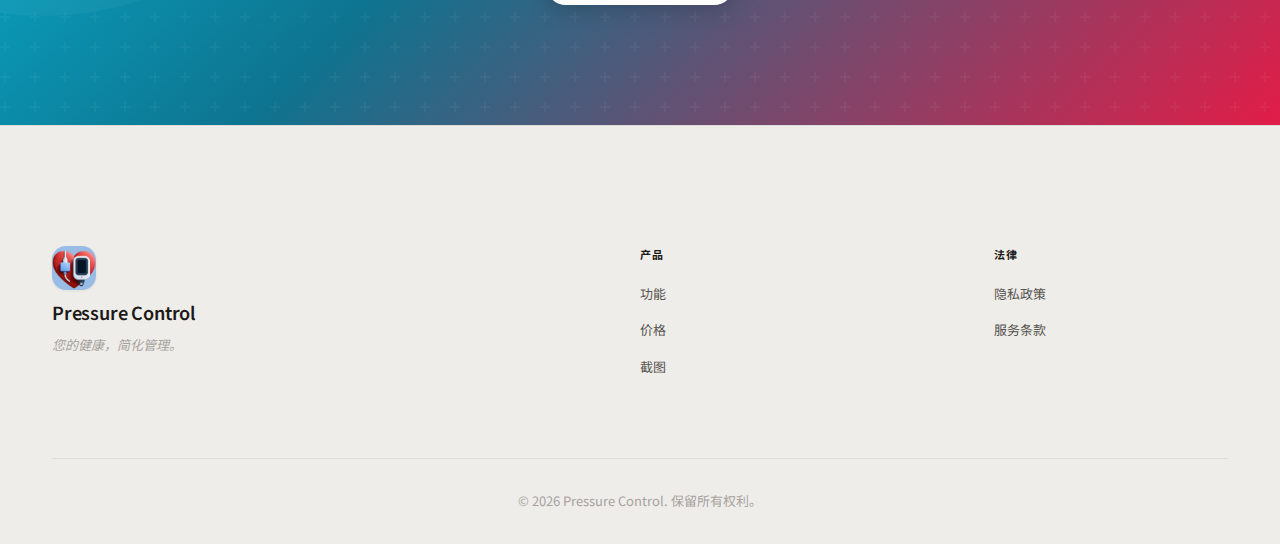
<file: zh/index.html>
<!DOCTYPE html>
<html lang="zh">
<head>
    <meta charset="UTF-8" />
    <meta name="viewport" content="width=device-width, initial-scale=1.0" />
    <title>Pressure Control - 智能血压监测</title>
    
    <meta name="description" content="通过Apple Health和Apple Watch集成追踪血压、压力和睡眠。清晰的图表、历史记录和每周AI报告。" />
    <meta name="theme-color" content="#0a0a0a" media="(prefers-color-scheme: dark)" />
    <meta name="theme-color" content="#ffffff" media="(prefers-color-scheme: light)" />
    
    <link rel="icon" href="../assets/favicon.png" />
    
    <meta property="og:title" content="Pressure Control - 智能血压监测" />
    <meta property="og:description" content="通过Apple Health和Apple Watch集成追踪血压、压力和睡眠。" />
    <meta property="og:image" content="../assets/og-image.png" />

    <link rel="canonical" href="https://litoarias.github.io/landing-pressure-control/zh/" />
    <link rel="alternate" hreflang="en" href="https://litoarias.github.io/landing-pressure-control/" />
    <link rel="alternate" hreflang="es" href="https://litoarias.github.io/landing-pressure-control/es/" />
    <link rel="alternate" hreflang="fr" href="https://litoarias.github.io/landing-pressure-control/fr/" />
    <link rel="alternate" hreflang="de" href="https://litoarias.github.io/landing-pressure-control/de/" />
    <link rel="alternate" hreflang="it" href="https://litoarias.github.io/landing-pressure-control/it/" />
    <link rel="alternate" hreflang="ja" href="https://litoarias.github.io/landing-pressure-control/ja/" />
    <link rel="alternate" hreflang="zh" href="https://litoarias.github.io/landing-pressure-control/zh/" />
    <link rel="alternate" hreflang="x-default" href="https://litoarias.github.io/landing-pressure-control/" />
    
    <link rel="preconnect" href="https://fonts.googleapis.com">
    <link rel="preconnect" href="https://fonts.gstatic.com" crossorigin>
    <link href="https://fonts.googleapis.com/css2?family=Inter:wght@300;400;500;600;700&family=Noto+Sans+SC:wght@300;400;500;600;700&display=swap" rel="stylesheet">
    
    <link rel="stylesheet" href="https://litoarias.github.io/landing-pressure-control/assets/style.css" />
    <style>
        body { font-family: 'Noto Sans SC', 'Inter', sans-serif; }
    </style>
</head>
<body>
    <!-- Navigation -->
    <nav class="nav">
        <div class="nav__container">
            <a href="./index.html" class="nav__logo">
                <img src="../content/image/xjf2048aaxk5vkiasgrz.jpg" alt="Pressure Control" class="nav__logo-img" />
                <span class="nav__logo-text">Pressure Control</span>
            </a>
            <div class="nav__links">
                <a href="#features" class="nav__link">功能</a>
                <a href="#screenshots" class="nav__link">截图</a>
                <a href="#pricing" class="nav__link">价格</a>
                <div class="nav__lang">
                    <button class="nav__lang-btn" aria-label="更改语言" type="button">
                        <svg viewBox="0 0 24 24" fill="none" stroke="currentColor" stroke-width="2">
                            <circle cx="12" cy="12" r="10"/>
                            <path d="M2 12h20M12 2a15.3 15.3 0 0 1 4 10 15.3 15.3 0 0 1-4 10 15.3 15.3 0 0 1-4-10 15.3 15.3 0 0 1 4-10z"/>
                        </svg>
                        ZH
                    </button>
                    <div class="nav__lang-dropdown">
                        <a href="../index.html" class="nav__lang-option">English</a>
                        <a href="../es/index.html" class="nav__lang-option">Espanol</a>
                        <a href="../fr/index.html" class="nav__lang-option">Francais</a>
                        <a href="../de/index.html" class="nav__lang-option">Deutsch</a>
                        <a href="../it/index.html" class="nav__lang-option">Italiano</a>
                        <a href="../ja/index.html" class="nav__lang-option">日本語</a>
                        <a href="../zh/index.html" class="nav__lang-option nav__lang-option--active">中文</a>
                    </div>
                </div>
                <a href="https://apps.apple.com/us/app/pressure-control-tracker/id6738280822" class="nav__cta" target="_blank">
                    下载
                </a>
            </div>
            <button class="nav__mobile-toggle" aria-label="打开菜单">
                <span></span>
                <span></span>
                <span></span>
            </button>
        </div>
    </nav>

    <!-- Hero Section -->
    <section class="hero">
        <div class="hero__background">
            <div class="hero__gradient"></div>
            <div class="hero__orb hero__orb--1"></div>
            <div class="hero__orb hero__orb--2"></div>
        </div>
        <div class="hero__container">
            <div class="hero__content">
                <div class="hero__badge">
                    <span class="hero__badge-dot"></span>
                    健康与养生
                </div>
                <h1 class="hero__title">
                    掌控您的
                    <span class="hero__title-gradient">血压</span>
                </h1>
                <p class="hero__subtitle">
                    在一个智能应用中监测血压、压力和睡眠。
                    与Apple Health和Apple Watch无缝同步。
                </p>
                <div class="hero__actions">
                    <a href="https://apps.apple.com/us/app/pressure-control-tracker/id6738280822" class="btn btn--primary" target="_blank">
                        <svg class="btn__icon" viewBox="0 0 24 24" fill="currentColor">
                            <path d="M18.71 19.5c-.83 1.24-1.71 2.45-3.05 2.47-1.34.03-1.77-.79-3.29-.79-1.53 0-2 .77-3.27.82-1.31.05-2.3-1.32-3.14-2.53C4.25 17 2.94 12.45 4.7 9.39c.87-1.52 2.43-2.48 4.12-2.51 1.28-.02 2.5.87 3.29.87.78 0 2.26-1.07 3.81-.91.65.03 2.47.26 3.64 1.98-.09.06-2.17 1.28-2.15 3.81.03 3.02 2.65 4.03 2.68 4.04-.03.07-.42 1.44-1.38 2.83M13 3.5c.73-.83 1.94-1.46 2.94-1.5.13 1.17-.34 2.35-1.04 3.19-.69.85-1.83 1.51-2.95 1.42-.15-1.15.41-2.35 1.05-3.11z"/>
                        </svg>
                        下载iOS版
                    </a>
                    <a href="#features" class="btn btn--secondary">
                        了解更多
                    </a>
                </div>
                <div class="hero__stats">
                    <div class="hero__stat">
                        <span class="hero__stat-value">5.0</span>
                        <span class="hero__stat-label">App Store评分</span>
                    </div>
                    <div class="hero__stat-divider"></div>
                    <div class="hero__stat">
                        <span class="hero__stat-value">7</span>
                        <span class="hero__stat-label">种语言</span>
                    </div>
                    <div class="hero__stat-divider"></div>
                    <div class="hero__stat">
                        <span class="hero__stat-value">v1.11</span>
                        <span class="hero__stat-label">最新版本</span>
                    </div>
                </div>
            </div>
            <div class="hero__visual">
                <div class="hero__phone">
                    <div class="hero__phone-frame">
                        <img src="../content/image/eruy1h8m5gm5fyy31j3.jpeg" alt="Pressure Control截图" class="hero__phone-screen" />
                    </div>
                </div>
            </div>
        </div>
    </section>

    <!-- Features Section -->
    <section id="features" class="features">
        <div class="features__container">
            <div class="features__header">
                <span class="features__label">功能</span>
                <h2 class="features__title">监测健康所需的<br />一切功能</h2>
                <p class="features__description">
                    精确而简洁的全面健康追踪。
                </p>
            </div>
            <div class="features__grid">
                <div class="feature-card">
                    <div class="feature-card__icon">
                        <svg viewBox="0 0 24 24" fill="none" stroke="currentColor" stroke-width="2">
                            <path d="M22 12h-4l-3 9L9 3l-3 9H2"/>
                        </svg>
                    </div>
                    <h3 class="feature-card__title">实时监测</h3>
                    <p class="feature-card__text">以医疗级精度实时追踪您的血压和心率。</p>
                </div>
                <div class="feature-card">
                    <div class="feature-card__icon">
                        <svg viewBox="0 0 24 24" fill="none" stroke="currentColor" stroke-width="2">
                            <circle cx="12" cy="12" r="10"/>
                            <path d="M12 6v6l4 2"/>
                        </svg>
                    </div>
                    <h3 class="feature-card__title">健康历史</h3>
                    <p class="feature-card__text">通过详细图表和趋势分析访问完整的健康历史。</p>
                </div>
                <div class="feature-card">
                    <div class="feature-card__icon">
                        <svg viewBox="0 0 24 24" fill="none" stroke="currentColor" stroke-width="2">
                            <rect x="3" y="4" width="18" height="18" rx="2" ry="2"/>
                            <line x1="16" y1="2" x2="16" y2="6"/>
                            <line x1="8" y1="2" x2="8" y2="6"/>
                            <line x1="3" y1="10" x2="21" y2="10"/>
                        </svg>
                    </div>
                    <h3 class="feature-card__title">Apple Health同步</h3>
                    <p class="feature-card__text">与Apple Health和Apple Watch无缝同步以统一健康数据。</p>
                </div>
                <div class="feature-card">
                    <div class="feature-card__icon">
                        <svg viewBox="0 0 24 24" fill="none" stroke="currentColor" stroke-width="2">
                            <path d="M12 2L2 7l10 5 10-5-10-5z"/>
                            <path d="M2 17l10 5 10-5"/>
                            <path d="M2 12l10 5 10-5"/>
                        </svg>
                    </div>
                    <h3 class="feature-card__title">AI分析</h3>
                    <p class="feature-card__text">接收带有个性化建议的每周AI健康报告。</p>
                </div>
                <div class="feature-card">
                    <div class="feature-card__icon">
                        <svg viewBox="0 0 24 24" fill="none" stroke="currentColor" stroke-width="2">
                            <path d="M18 8A6 6 0 0 0 6 8c0 7-3 9-3 9h18s-3-2-3-9"/>
                            <path d="M13.73 21a2 2 0 0 1-3.46 0"/>
                        </svg>
                    </div>
                    <h3 class="feature-card__title">智能提醒</h3>
                    <p class="feature-card__text">获取异常模式和重要健康变化的通知。</p>
                </div>
                <div class="feature-card">
                    <div class="feature-card__icon">
                        <svg viewBox="0 0 24 24" fill="none" stroke="currentColor" stroke-width="2">
                            <path d="M14 2H6a2 2 0 0 0-2 2v16a2 2 0 0 0 2 2h12a2 2 0 0 0 2-2V8z"/>
                            <polyline points="14 2 14 8 20 8"/>
                            <line x1="16" y1="13" x2="8" y2="13"/>
                            <line x1="16" y1="17" x2="8" y2="17"/>
                        </svg>
                    </div>
                    <h3 class="feature-card__title">导出报告</h3>
                    <p class="feature-card__text">将数据导出为PDF或CSV与医生分享。</p>
                </div>
            </div>
        </div>
    </section>

    <!-- Screenshots Section -->
    <section id="screenshots" class="screenshots">
        <div class="screenshots__container">
            <div class="screenshots__header">
                <span class="screenshots__label">应用预览</span>
                <h2 class="screenshots__title">查看实际效果</h2>
                <p class="screenshots__description">
                    精心设计，提供直观而美观的体验。
                </p>
            </div>
            <div class="screenshots__carousel">
                <div class="screenshots__track">
                    <div class="screenshot-card">
                        <img src="../content/image/eruy1h8m5gm5fyy31j3.jpeg" alt="仪表板" class="screenshot-card__img" />
                    </div>
                    <div class="screenshot-card">
                        <img src="../content/image/w25g7l3phbv2t5i1jce.jpeg" alt="健康图表" class="screenshot-card__img" />
                    </div>
                    <div class="screenshot-card">
                        <img src="../content/image/8i3n38wxf0xh0ama4yc.jpeg" alt="历史记录" class="screenshot-card__img" />
                    </div>
                    <div class="screenshot-card">
                        <img src="../content/image/u0ylt6tgfgceg8frl8t.jpeg" alt="AI报告" class="screenshot-card__img" />
                    </div>
                </div>
            </div>
        </div>
    </section>

    <!-- Pricing Section -->
    <section id="pricing" class="pricing">
        <div class="pricing__container">
            <div class="pricing__header">
                <span class="pricing__label">价格</span>
                <h2 class="pricing__title">免费开始</h2>
                <p class="pricing__description">
                    今天开始您的健康之旅。随时升级获取高级功能。
                </p>
            </div>
            <div class="pricing__cards pricing__cards--three">
                <div class="pricing-card">
                    <div class="pricing-card__header">
                        <h3 class="pricing-card__name">免费</h3>
                        <div class="pricing-card__price">
                            <span class="pricing-card__amount">$0</span>
                            <span class="pricing-card__period">永久</span>
                        </div>
                    </div>
                    <ul class="pricing-card__features">
                        <li>
                            <svg viewBox="0 0 24 24" fill="none" stroke="currentColor" stroke-width="3">
                                <polyline points="20 6 9 17 4 12"/>
                            </svg>
                            血压和心率记录
                        </li>
                        <li>
                            <svg viewBox="0 0 24 24" fill="none" stroke="currentColor" stroke-width="3">
                                <polyline points="20 6 9 17 4 12"/>
                            </svg>
                            基本图表历史记录
                        </li>
                        <li>
                            <svg viewBox="0 0 24 24" fill="none" stroke="currentColor" stroke-width="3">
                                <polyline points="20 6 9 17 4 12"/>
                            </svg>
                            HealthKit和Apple Watch同步
                        </li>
                    </ul>
                    <a href="https://apps.apple.com/us/app/pressure-control-tracker/id6738280822" class="pricing-card__btn pricing-card__btn--secondary" target="_blank">
                        开始使用
                    </a>
                </div>
                <div class="pricing-card pricing-card--featured">
                    <div class="pricing-card__badge">最佳价值</div>
                    <div class="pricing-card__header">
                        <h3 class="pricing-card__name">年度</h3>
                        <div class="pricing-card__price">
                            <span class="pricing-card__amount">$14.99</span>
                            <span class="pricing-card__period">/年</span>
                        </div>
                        <span class="pricing-card__savings">节省37%</span>
                    </div>
                    <ul class="pricing-card__features">
                        <li>
                            <svg viewBox="0 0 24 24" fill="none" stroke="currentColor" stroke-width="3">
                                <polyline points="20 6 9 17 4 12"/>
                            </svg>
                            免费版所有功能
                        </li>
                        <li>
                            <svg viewBox="0 0 24 24" fill="none" stroke="currentColor" stroke-width="3">
                                <polyline points="20 6 9 17 4 12"/>
                            </svg>
                            每周AI健康报告
                        </li>
                        <li>
                            <svg viewBox="0 0 24 24" fill="none" stroke="currentColor" stroke-width="3">
                                <polyline points="20 6 9 17 4 12"/>
                            </svg>
                            模式检测和提醒
                        </li>
                        <li>
                            <svg viewBox="0 0 24 24" fill="none" stroke="currentColor" stroke-width="3">
                                <polyline points="20 6 9 17 4 12"/>
                            </svg>
                            PDF和CSV导出
                        </li>
                        <li>
                            <svg viewBox="0 0 24 24" fill="none" stroke="currentColor" stroke-width="3">
                                <polyline points="20 6 9 17 4 12"/>
                            </svg>
                            压力和睡眠分析
                        </li>
                    </ul>
                    <a href="https://apps.apple.com/us/app/pressure-control-tracker/id6738280822" class="pricing-card__btn pricing-card__btn--primary" target="_blank">
                        年度订阅
                    </a>
                </div>
                <div class="pricing-card">
                    <div class="pricing-card__header">
                        <h3 class="pricing-card__name">月度</h3>
                        <div class="pricing-card__price">
                            <span class="pricing-card__amount">$1.99</span>
                            <span class="pricing-card__period">/月</span>
                        </div>
                    </div>
                    <ul class="pricing-card__features">
                        <li>
                            <svg viewBox="0 0 24 24" fill="none" stroke="currentColor" stroke-width="3">
                                <polyline points="20 6 9 17 4 12"/>
                            </svg>
                            免费版所有功能
                        </li>
                        <li>
                            <svg viewBox="0 0 24 24" fill="none" stroke="currentColor" stroke-width="3">
                                <polyline points="20 6 9 17 4 12"/>
                            </svg>
                            每周AI健康报告
                        </li>
                        <li>
                            <svg viewBox="0 0 24 24" fill="none" stroke="currentColor" stroke-width="3">
                                <polyline points="20 6 9 17 4 12"/>
                            </svg>
                            模式检测和提醒
                        </li>
                        <li>
                            <svg viewBox="0 0 24 24" fill="none" stroke="currentColor" stroke-width="3">
                                <polyline points="20 6 9 17 4 12"/>
                            </svg>
                            PDF和CSV导出
                        </li>
                        <li>
                            <svg viewBox="0 0 24 24" fill="none" stroke="currentColor" stroke-width="3">
                                <polyline points="20 6 9 17 4 12"/>
                            </svg>
                            压力和睡眠分析
                        </li>
                    </ul>
                    <a href="https://apps.apple.com/us/app/pressure-control-tracker/id6738280822" class="pricing-card__btn pricing-card__btn--secondary" target="_blank">
                        月度订阅
                    </a>
                </div>
            </div>
            <div class="pricing__lifetime">
                <div class="pricing__lifetime-content">
                    <div class="pricing__lifetime-info">
                        <h3 class="pricing__lifetime-title">终身访问</h3>
                        <p class="pricing__lifetime-text">一次付款，永久拥有。无定期费用。</p>
                    </div>
                    <div class="pricing__lifetime-price">
                        <span class="pricing__lifetime-amount">$49.99</span>
                        <a href="https://apps.apple.com/us/app/pressure-control-tracker/id6738280822" class="btn btn--primary" target="_blank">
                            获取终身版
                        </a>
                    </div>
                </div>
            </div>
        </div>
    </section>

    <!-- Languages Section -->
    <section class="languages">
        <div class="languages__container">
            <h3 class="languages__title">支持7种语言</h3>
            <div class="languages__list">
                <a href="../index.html" class="languages__item">English</a>
                <a href="../es/index.html" class="languages__item">Espanol</a>
                <a href="../fr/index.html" class="languages__item">Francais</a>
                <a href="../de/index.html" class="languages__item">Deutsch</a>
                <a href="../it/index.html" class="languages__item">Italiano</a>
                <a href="../ja/index.html" class="languages__item">日本語</a>
                <a href="../zh/index.html" class="languages__item languages__item--active">中文</a>
            </div>
        </div>
    </section>

    <!-- CTA Section -->
    <section class="cta">
        <div class="cta__container">
            <div class="cta__content">
                <h2 class="cta__title">今天开始您的健康之旅</h2>
                <p class="cta__text">立即下载，迈出更好健康管理的第一步。</p>
                <a href="https://apps.apple.com/us/app/pressure-control-tracker/id6738280822" class="btn btn--primary btn--large" target="_blank">
                    <svg class="btn__icon" viewBox="0 0 24 24" fill="currentColor">
                        <path d="M18.71 19.5c-.83 1.24-1.71 2.45-3.05 2.47-1.34.03-1.77-.79-3.29-.79-1.53 0-2 .77-3.27.82-1.31.05-2.3-1.32-3.14-2.53C4.25 17 2.94 12.45 4.7 9.39c.87-1.52 2.43-2.48 4.12-2.51 1.28-.02 2.5.87 3.29.87.78 0 2.26-1.07 3.81-.91.65.03 2.47.26 3.64 1.98-.09.06-2.17 1.28-2.15 3.81.03 3.02 2.65 4.03 2.68 4.04-.03.07-.42 1.44-1.38 2.83M13 3.5c.73-.83 1.94-1.46 2.94-1.5.13 1.17-.34 2.35-1.04 3.19-.69.85-1.83 1.51-2.95 1.42-.15-1.15.41-2.35 1.05-3.11z"/>
                    </svg>
                    免费下载
                </a>
            </div>
        </div>
    </section>

    <!-- Footer -->
    <footer class="footer">
        <div class="footer__container">
            <div class="footer__top">
                <div class="footer__brand">
                    <img src="../content/image/xjf2048aaxk5vkiasgrz.jpg" alt="Pressure Control" class="footer__logo" />
                    <span class="footer__brand-name">Pressure Control</span>
                    <p class="footer__tagline">您的健康，简化管理。</p>
                </div>
                <div class="footer__links-group">
                    <h4 class="footer__links-title">产品</h4>
                    <a href="#features" class="footer__link">功能</a>
                    <a href="#pricing" class="footer__link">价格</a>
                    <a href="#screenshots" class="footer__link">截图</a>
                </div>
                <div class="footer__links-group">
                    <h4 class="footer__links-title">法律</h4>
                    <a href="https://litoarias.github.io/pressurecontrol-privacy" class="footer__link">隐私政策</a>
                    <a href="#" class="footer__link">服务条款</a>
                </div>
            </div>
            <div class="footer__bottom">
                <p class="footer__copyright">
                    &copy; <script>document.write(new Date().getFullYear())</script><noscript>2025</noscript> Pressure Control. 保留所有权利。
                </p>
            </div>
        </div>
    </footer>

    <script>
        localStorage.setItem('pc_lang', 'zh');

        const mobileToggle = document.querySelector('.nav__mobile-toggle');
        const navLinks = document.querySelector('.nav__links');
        mobileToggle?.addEventListener('click', () => {
            navLinks?.classList.toggle('nav__links--active');
            mobileToggle.classList.toggle('nav__mobile-toggle--active');
        });
        const langBtn = document.querySelector('.nav__lang-btn');
        const langDropdown = document.querySelector('.nav__lang-dropdown');
        langBtn?.addEventListener('click', () => {
            langDropdown?.classList.toggle('nav__lang-dropdown--active');
        });
        document.addEventListener('click', (e) => {
            if (!e.target.closest('.nav__lang')) {
                langDropdown?.classList.remove('nav__lang-dropdown--active');
            }
        });
        const getLanguageFromHref = (href) => {
            const absolute = new URL(href, window.location.href);
            const segments = absolute.pathname.split('/').filter(Boolean);
            const last = segments[segments.length - 1] || '';
            if (last === 'index.html' && segments.length > 1) {
                return segments[segments.length - 2];
            }
            if (['es', 'fr', 'de', 'it', 'ja', 'zh'].includes(last)) {
                return last;
            }
            return 'en';
        };
        document.querySelectorAll('.nav__lang-option, .languages__item').forEach((link) => {
            link.addEventListener('click', () => {
                const lang = getLanguageFromHref(link.getAttribute('href') || '../index.html');
                localStorage.setItem('pc_lang', lang);
            });
        });
        document.querySelectorAll('a[href^="#"]').forEach(anchor => {
            anchor.addEventListener('click', function (e) {
                e.preventDefault();
                const target = document.querySelector(this.getAttribute('href'));
                if (target) {
                    target.scrollIntoView({ behavior: 'smooth', block: 'start' });
                    navLinks?.classList.remove('nav__links--active');
                    mobileToggle?.classList.remove('nav__mobile-toggle--active');
                }
            });
        });
        const nav = document.querySelector('.nav');
        window.addEventListener('scroll', () => {
            if (window.scrollY > 50) {
                nav?.classList.add('nav--scrolled');
            } else {
                nav?.classList.remove('nav--scrolled');
            }
        });
        const observerOptions = { threshold: 0.1, rootMargin: '0px 0px -50px 0px' };
        const observer = new IntersectionObserver((entries) => {
            entries.forEach(entry => {
                if (entry.isIntersecting) { entry.target.classList.add('animate-in'); }
            });
        }, observerOptions);
        document.querySelectorAll('.feature-card, .pricing-card, .screenshot-card').forEach(el => { observer.observe(el); });
    </script>
</body>
</html>
</file>
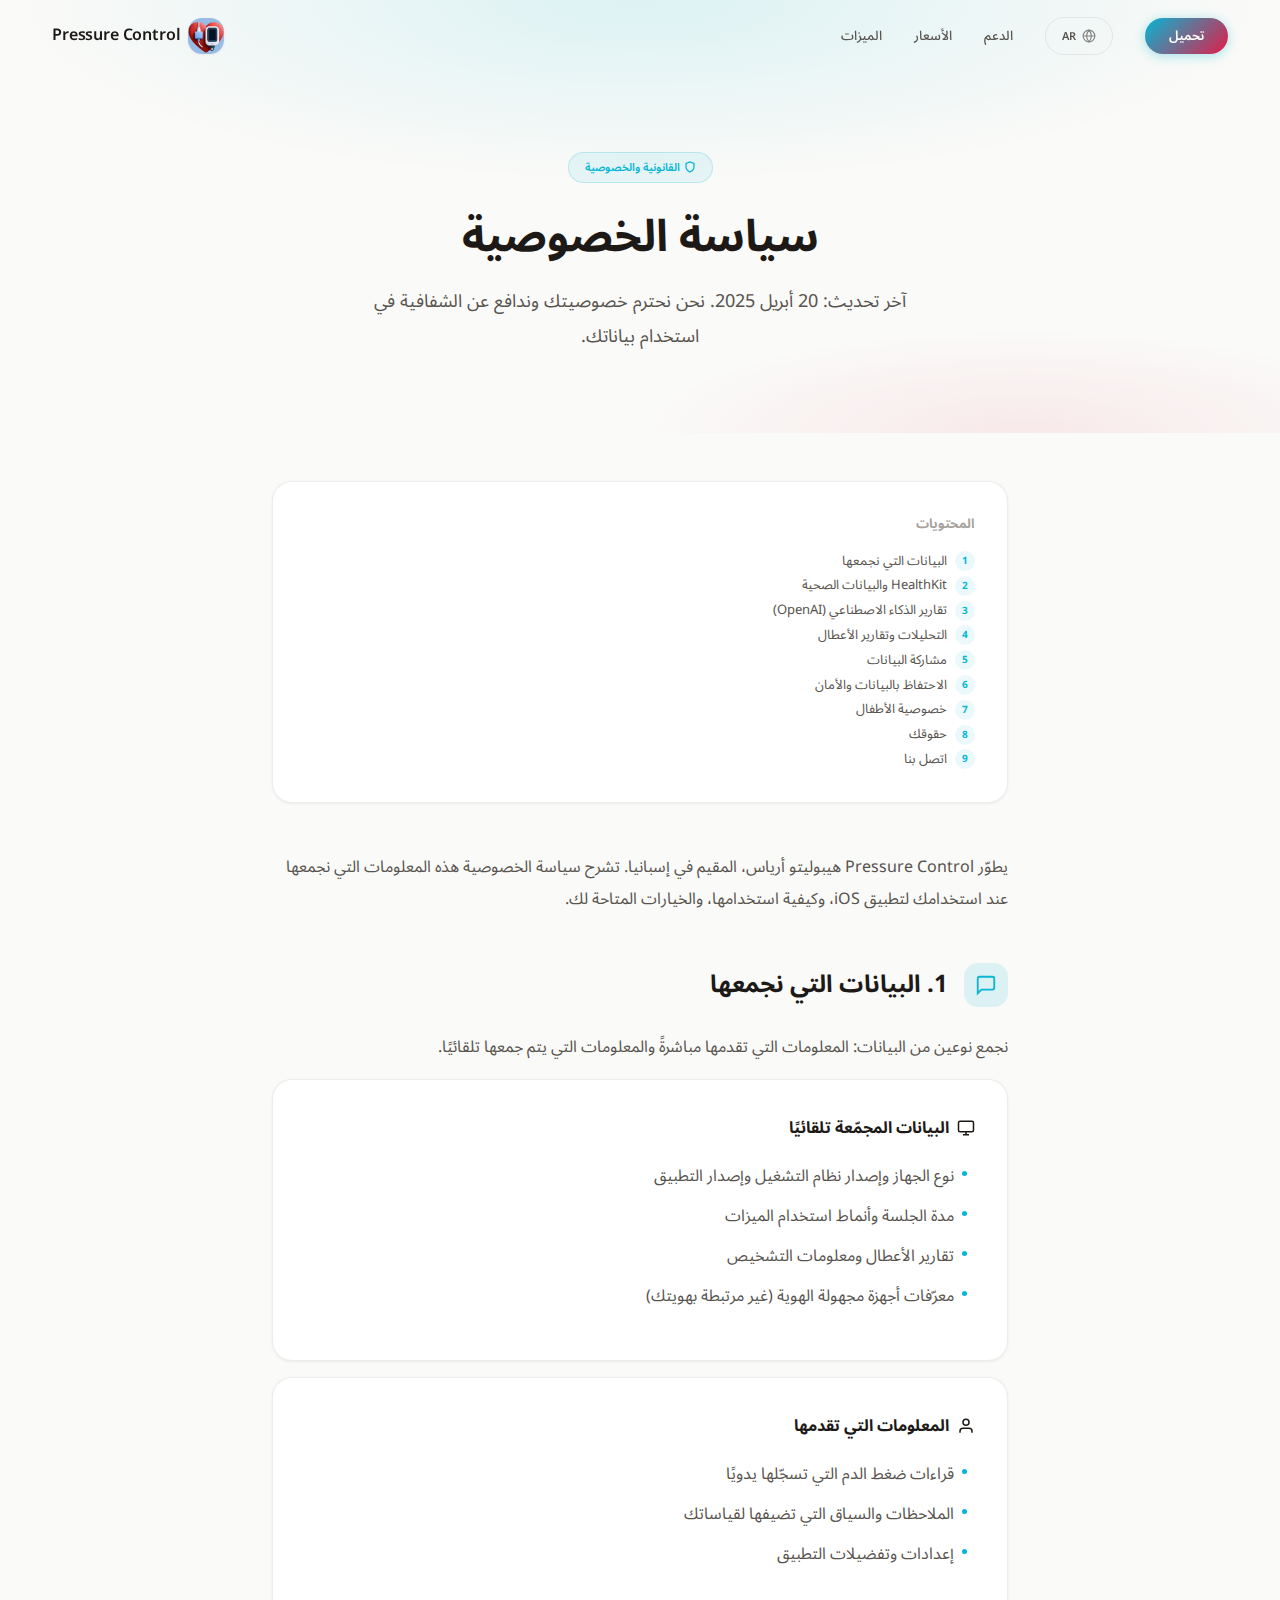
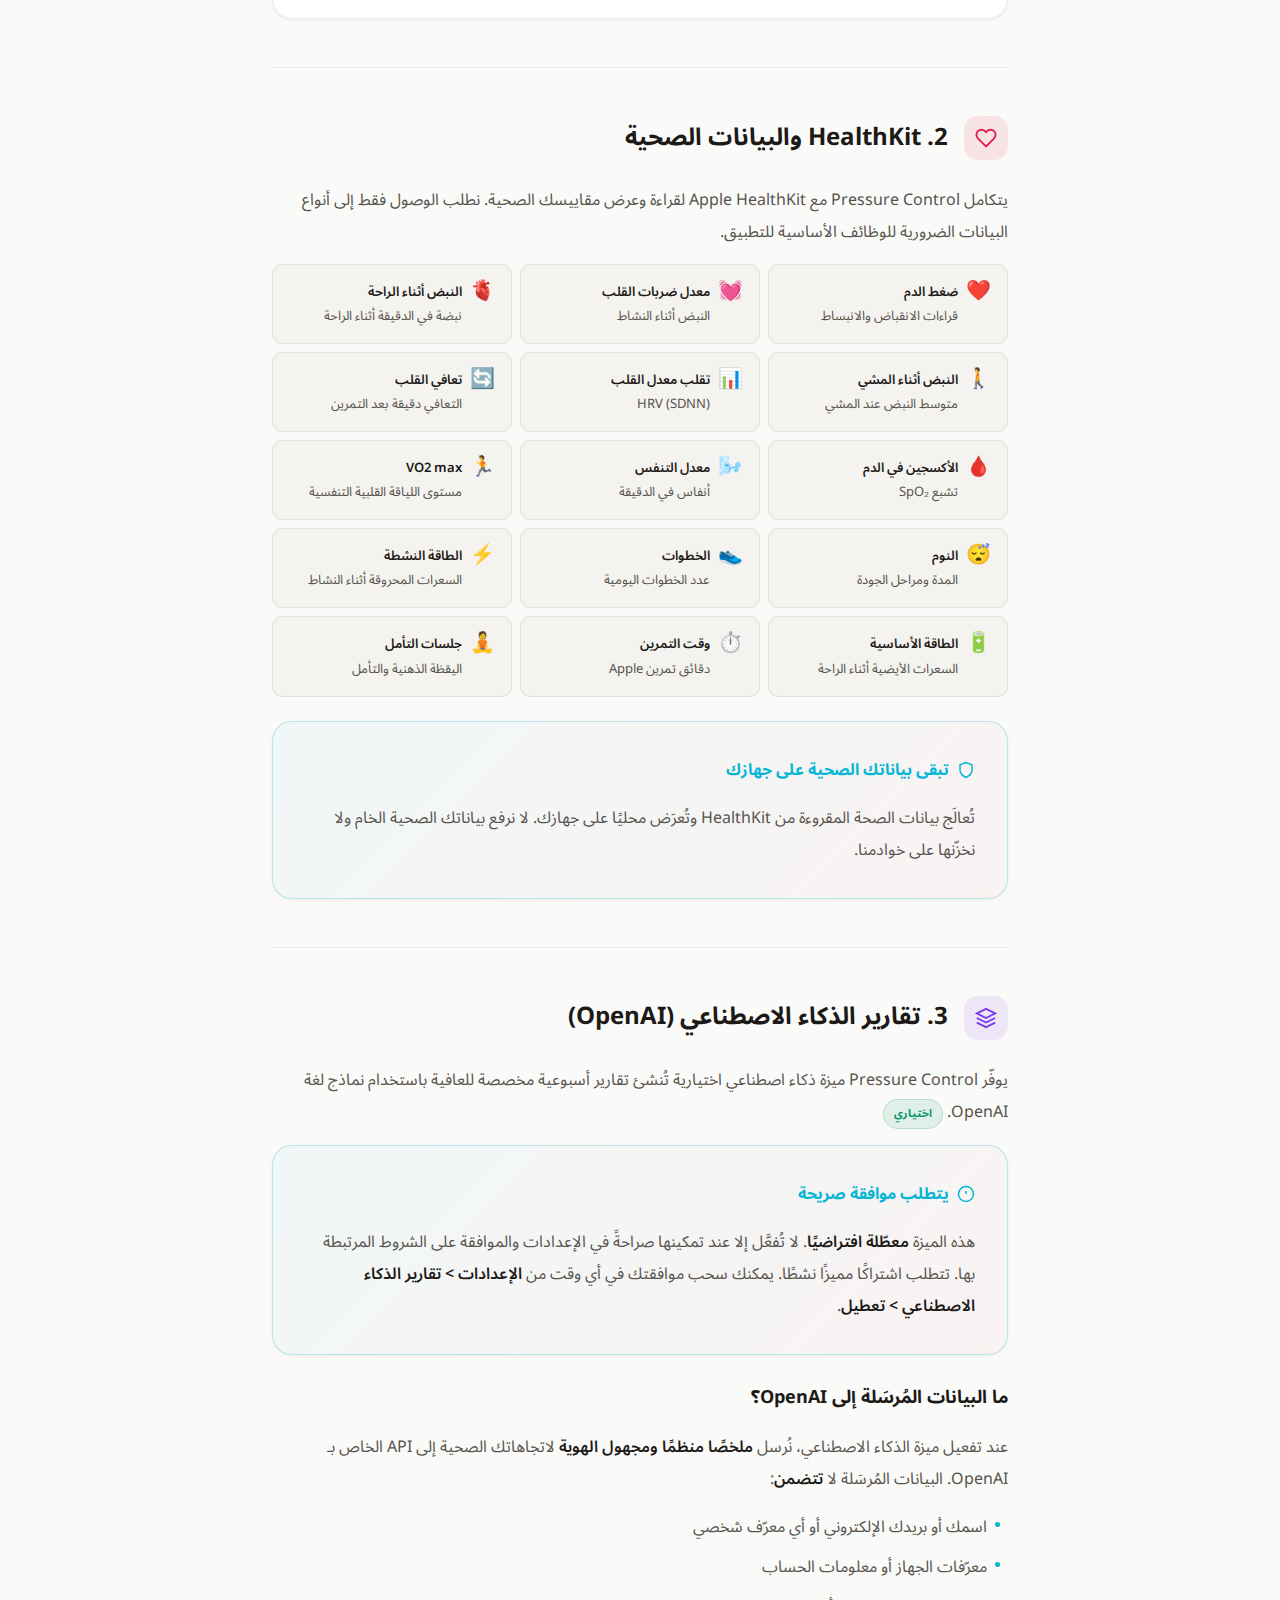
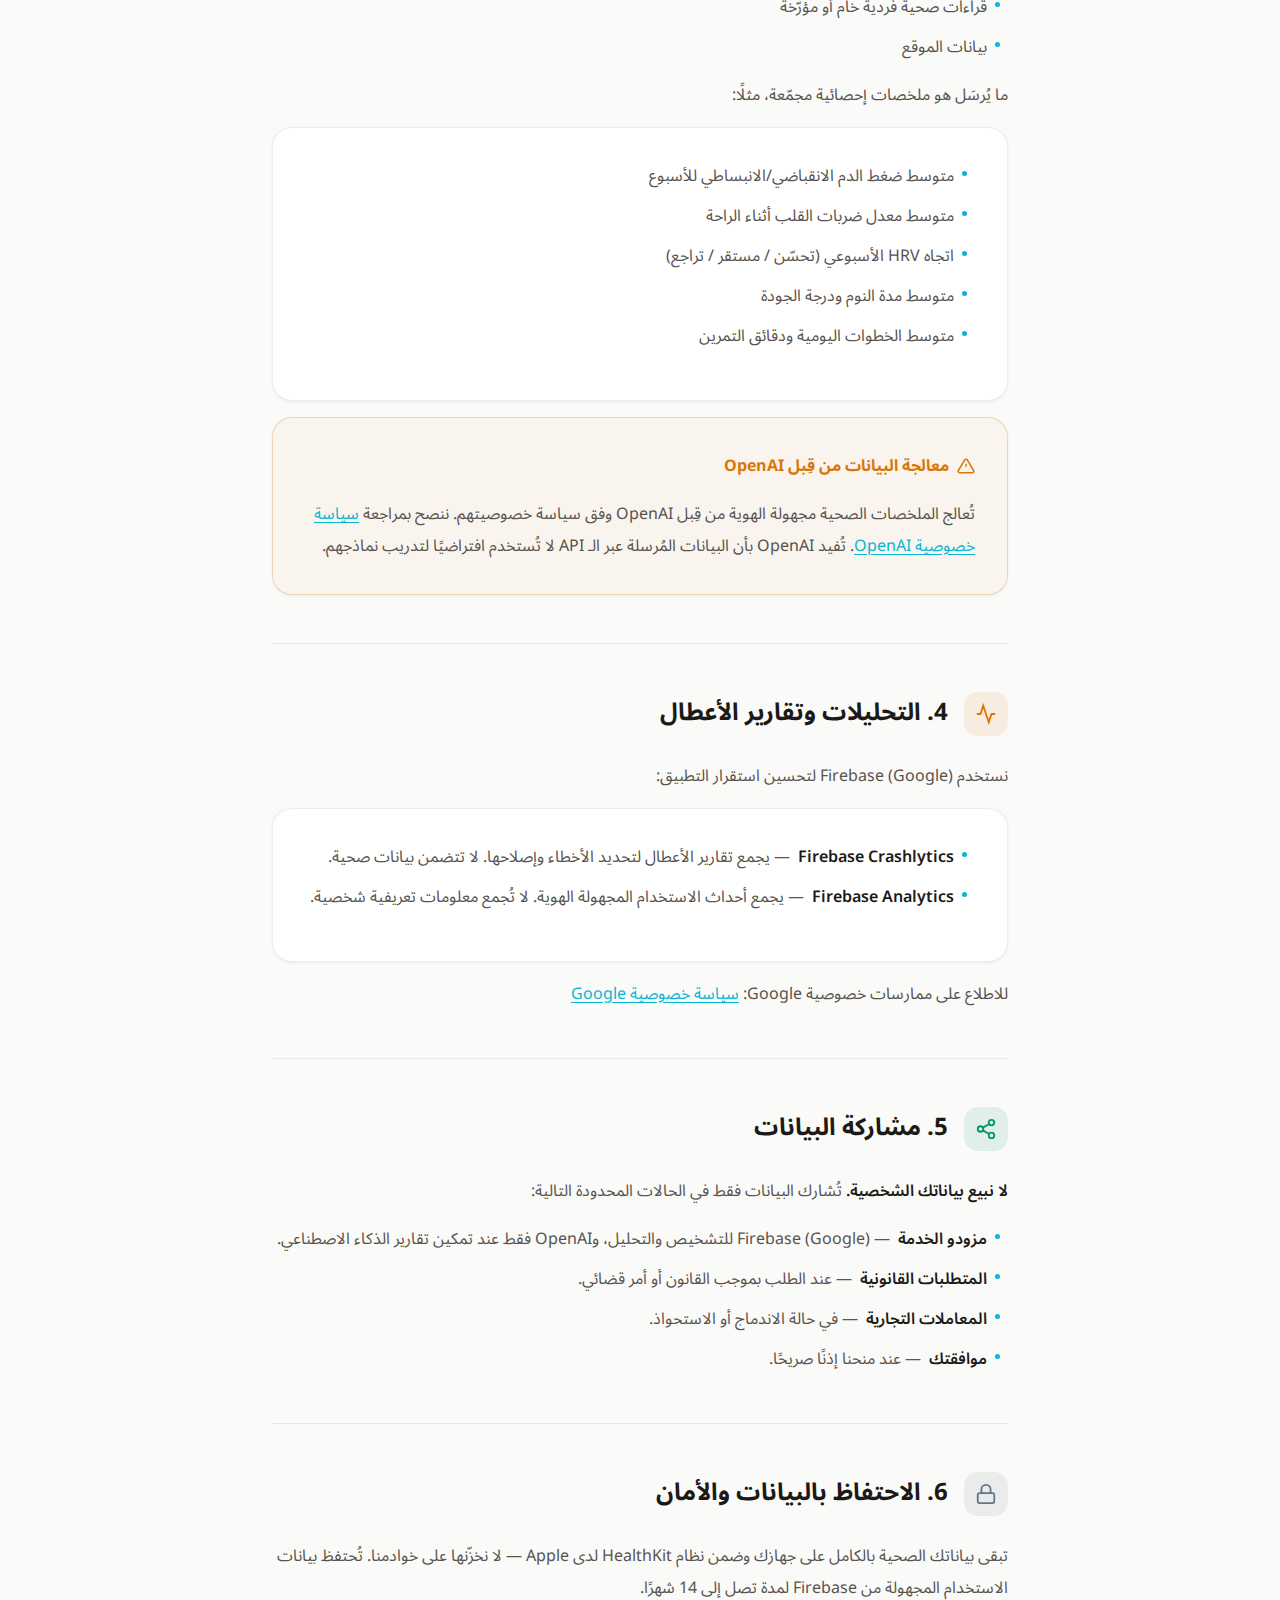
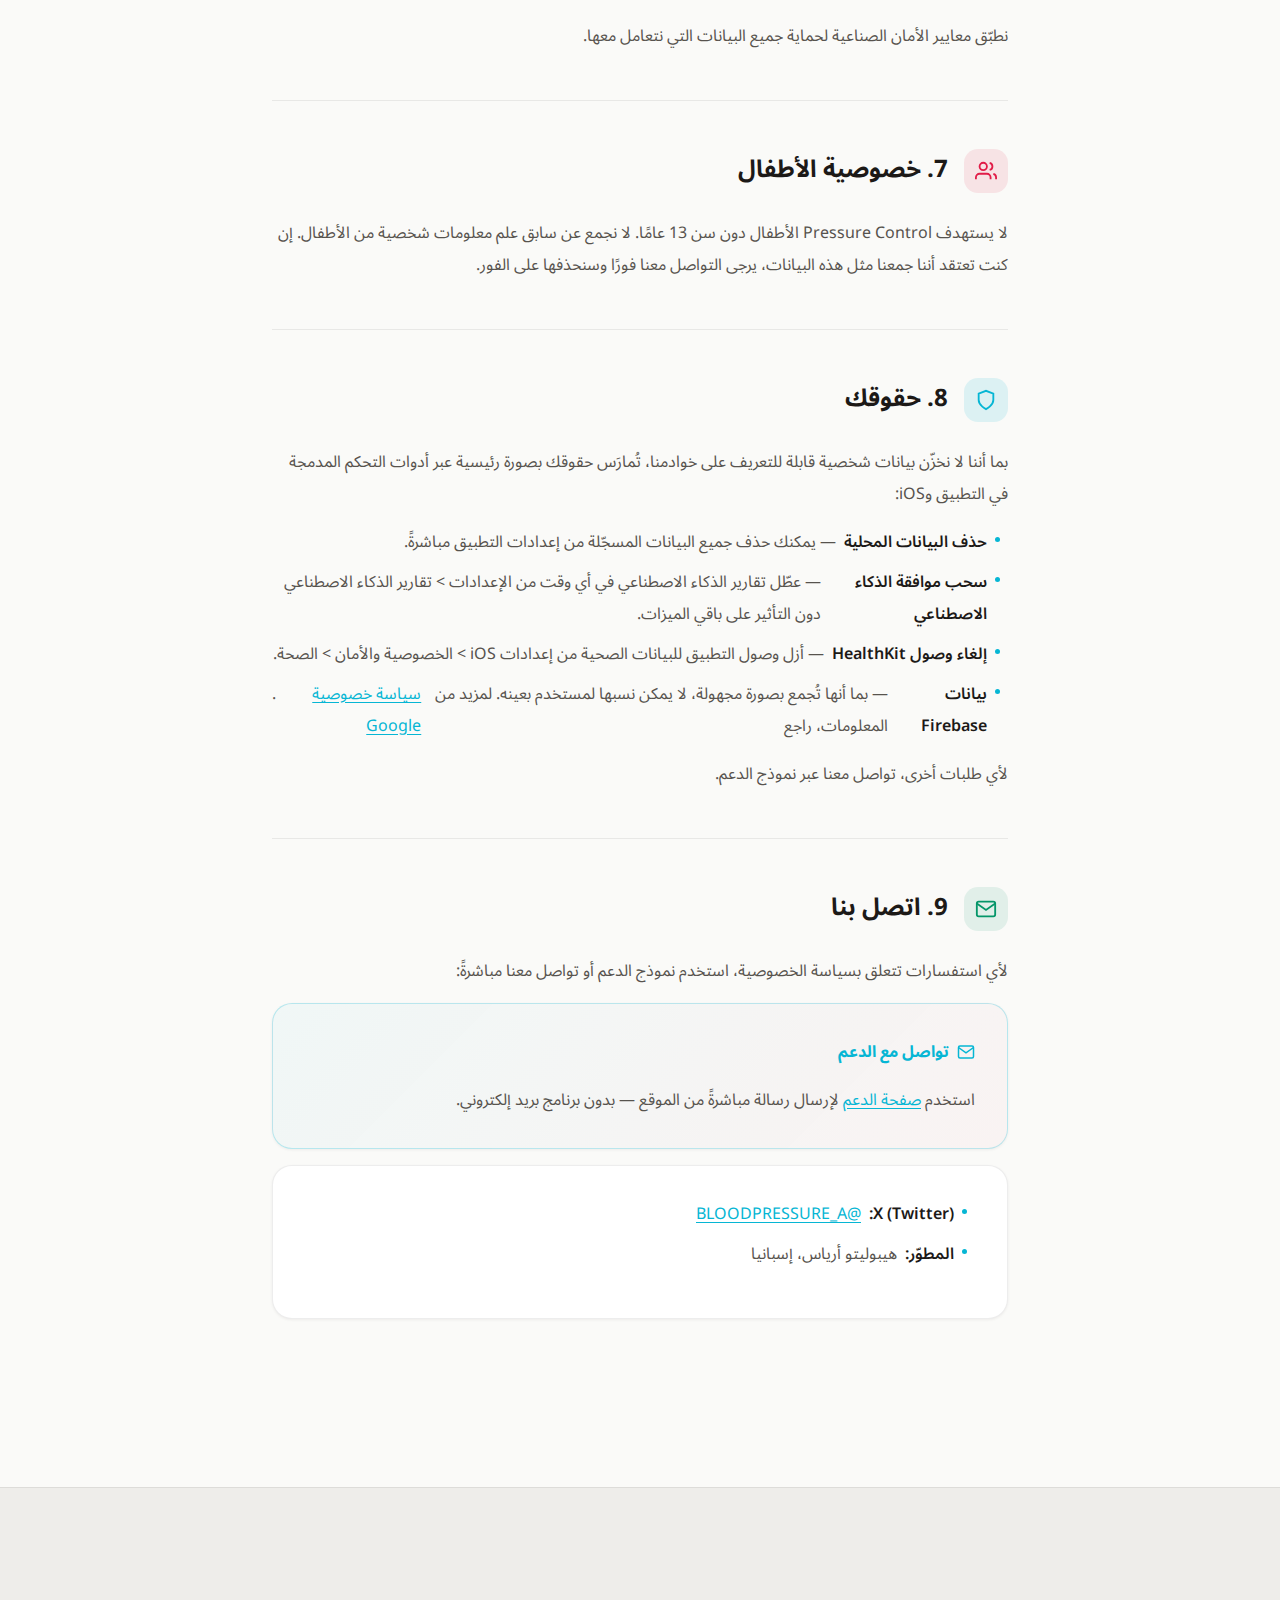
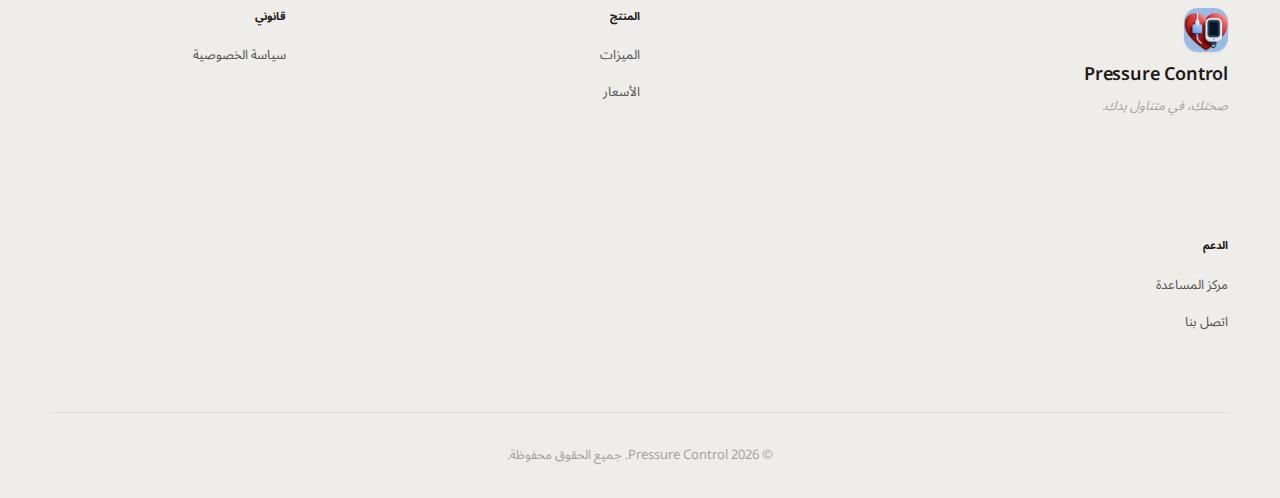
<file: ar/privacy/index.html>
<!DOCTYPE html>
<html lang="ar" dir="rtl">
<head>
    <meta charset="UTF-8" />
    <meta name="viewport" content="width=device-width, initial-scale=1.0" />
    <title>سياسة الخصوصية - Pressure Control</title>
    <meta name="description" content="سياسة خصوصية Pressure Control — كيف نتعامل مع بياناتك الصحية وHealthKit وميزات الذكاء الاصطناعي الاختيارية." />
    <meta name="theme-color" content="#0a0a0a" media="(prefers-color-scheme: dark)" />
    <meta name="theme-color" content="#ffffff" media="(prefers-color-scheme: light)" />
    <link rel="icon" href="../../assets/favicon.png" />
    <link rel="canonical" href="https://litoarias.github.io/landing-pressure-control/ar/privacy/" />
    <link rel="preconnect" href="https://fonts.googleapis.com">
    <link rel="preconnect" href="https://fonts.gstatic.com" crossorigin>
    <link href="https://fonts.googleapis.com/css2?family=Noto+Sans+Arabic:wght@300;400;500;600;700&display=swap" rel="stylesheet">
    <link rel="stylesheet" href="https://litoarias.github.io/landing-pressure-control/assets/style.css" />
    <style>
        body{font-family:'Noto Sans Arabic',var(--font-family)}
        .policy-hero{padding:calc(var(--nav-height) + var(--spacing-3xl)) var(--spacing-xl) var(--spacing-3xl);text-align:center;position:relative;overflow:hidden}
        .policy-hero__bg{position:absolute;inset:0;background:radial-gradient(ellipse 70% 60% at 50% 0%,rgba(6,182,212,.12) 0%,transparent 70%),radial-gradient(ellipse 50% 40% at 80% 100%,rgba(225,29,72,.08) 0%,transparent 60%);pointer-events:none}
        .policy-hero__label{display:inline-flex;align-items:center;gap:var(--spacing-xs);padding:.35rem var(--spacing-md);font-size:var(--font-size-xs);font-weight:600;color:var(--color-accent);background:var(--color-accent-bg);border:1px solid rgba(6,182,212,.2);border-radius:var(--radius-full);margin-bottom:var(--spacing-lg)}
        .policy-hero__title{font-family:'Noto Sans Arabic',var(--font-display);font-size:var(--font-size-4xl);font-weight:700;color:var(--color-text-primary);line-height:1.4;margin-bottom:var(--spacing-md)}
        .policy-hero__subtitle{font-size:var(--font-size-lg);color:var(--color-text-secondary);max-width:560px;margin:0 auto;line-height:1.9}
        .policy-content{max-width:800px;margin:0 auto;padding:var(--spacing-2xl) var(--spacing-xl) var(--spacing-4xl)}
        .policy-toc{background:var(--color-surface);border:1px solid var(--color-border);border-radius:var(--radius-xl);padding:var(--spacing-xl);margin-bottom:var(--spacing-2xl);box-shadow:var(--shadow-sm)}
        .policy-toc__title{font-size:var(--font-size-sm);font-weight:700;color:var(--color-text-tertiary);margin-bottom:var(--spacing-md)}
        .policy-toc__list{list-style:none;display:flex;flex-direction:column;gap:var(--spacing-xs)}
        .policy-toc__list a{font-size:var(--font-size-sm);color:var(--color-text-secondary);text-decoration:none;transition:color var(--transition-fast);display:flex;align-items:center;gap:var(--spacing-sm)}
        .policy-toc__list a:hover{color:var(--color-accent)}
        .policy-toc__num{display:inline-flex;align-items:center;justify-content:center;width:20px;height:20px;font-size:10px;font-weight:700;color:var(--color-accent);background:var(--color-accent-bg);border-radius:var(--radius-full);flex-shrink:0}
        .policy-section{margin-bottom:var(--spacing-2xl);scroll-margin-top:calc(var(--nav-height) + var(--spacing-lg))}
        .policy-section__header{display:flex;align-items:center;gap:var(--spacing-md);margin-bottom:var(--spacing-lg)}
        .policy-section__icon{width:44px;height:44px;display:flex;align-items:center;justify-content:center;border-radius:var(--radius-lg);flex-shrink:0}
        .policy-section__icon svg{width:22px;height:22px}
        .policy-section__icon--blue{background:rgba(6,182,212,.12);color:var(--color-accent)}
        .policy-section__icon--rose{background:rgba(225,29,72,.1);color:#e11d48}
        .policy-section__icon--amber{background:rgba(217,119,6,.1);color:#d97706}
        .policy-section__icon--emerald{background:rgba(5,150,105,.1);color:#059669}
        .policy-section__icon--purple{background:rgba(124,58,237,.1);color:#7c3aed}
        .policy-section__icon--slate{background:rgba(100,116,139,.1);color:#64748b}
        .policy-section__title{font-family:'Noto Sans Arabic',var(--font-display);font-size:var(--font-size-2xl);font-weight:700;color:var(--color-text-primary)}
        .policy-section__body{color:var(--color-text-secondary);line-height:2;font-size:var(--font-size-base)}
        .policy-section__body p{margin-bottom:var(--spacing-md)}
        .policy-section__body p:last-child{margin-bottom:0}
        .policy-section__body ul{list-style:none;display:flex;flex-direction:column;gap:var(--spacing-sm);margin-bottom:var(--spacing-md)}
        .policy-section__body ul li{display:flex;align-items:flex-start;gap:var(--spacing-sm);padding-right:var(--spacing-sm)}
        .policy-section__body ul li::before{content:'';width:5px;height:5px;border-radius:50%;background:var(--color-accent);flex-shrink:0;margin-top:.7em}
        .policy-section__body a{color:var(--color-accent);text-decoration:underline;text-underline-offset:3px}
        .policy-section__body a:hover{color:var(--color-accent-dark)}
        .policy-section__body strong{color:var(--color-text-primary);font-weight:600}
        .policy-card{background:var(--color-surface);border:1px solid var(--color-border);border-radius:var(--radius-xl);padding:var(--spacing-xl);margin-top:var(--spacing-md);box-shadow:var(--shadow-sm)}
        .policy-card--highlight{border-color:rgba(6,182,212,.25);background:linear-gradient(135deg,rgba(6,182,212,.04),rgba(225,29,72,.03))}
        .policy-card--warning{border-color:rgba(217,119,6,.25);background:rgba(217,119,6,.04)}
        .policy-card__title{font-size:var(--font-size-base);font-weight:700;color:var(--color-text-primary);margin-bottom:var(--spacing-sm);display:flex;align-items:center;gap:var(--spacing-sm)}
        .policy-card__title svg{width:18px;height:18px;flex-shrink:0}
        .policy-card__title--accent{color:var(--color-accent)}
        .policy-card__title--warning{color:#d97706}
        .policy-data-grid{display:grid;grid-template-columns:repeat(auto-fill,minmax(220px,1fr));gap:var(--spacing-sm);margin-top:var(--spacing-md)}
        .policy-data-item{background:var(--color-bg-secondary);border:1px solid var(--color-border);border-radius:var(--radius-md);padding:var(--spacing-md);display:flex;align-items:flex-start;gap:var(--spacing-sm)}
        .policy-data-item__icon{font-size:1.25rem;flex-shrink:0;line-height:1}
        .policy-data-item__text{font-size:var(--font-size-sm);color:var(--color-text-secondary);line-height:1.7}
        .policy-data-item__label{font-weight:600;color:var(--color-text-primary);display:block;margin-bottom:2px}
        .policy-divider{height:1px;background:var(--color-border);margin:var(--spacing-2xl) 0}
        .policy-badge{display:inline-flex;align-items:center;gap:5px;padding:3px 10px;font-size:var(--font-size-xs);font-weight:700;border-radius:var(--radius-full)}
        .policy-badge--optional{color:#059669;background:rgba(5,150,105,.1);border:1px solid rgba(5,150,105,.2)}
        @media(max-width:640px){.policy-hero__title{font-size:var(--font-size-3xl)}.policy-content{padding:var(--spacing-xl) var(--spacing-md) var(--spacing-3xl)}.policy-data-grid{grid-template-columns:1fr}}
    </style>
</head>
<body>
    <nav class="nav">
        <div class="nav__container">
            <a href="../../index.html" class="nav__logo">
                <img src="../../content/image/xjf2048aaxk5vkiasgrz.jpg" alt="Pressure Control" class="nav__logo-img" />
                <span class="nav__logo-text">Pressure Control</span>
            </a>
            <div class="nav__links">
                <a href="../../ar/index.html#features" class="nav__link">الميزات</a>
                <a href="../../ar/index.html#pricing" class="nav__link">الأسعار</a>
                <a href="../../ar/support/index.html" class="nav__link">الدعم</a>
                <div class="nav__lang">
                    <button class="nav__lang-btn" aria-label="تغيير اللغة" type="button">
                        <svg viewBox="0 0 24 24" fill="none" stroke="currentColor" stroke-width="2"><circle cx="12" cy="12" r="10"/><path d="M2 12h20M12 2a15.3 15.3 0 0 1 4 10 15.3 15.3 0 0 1-4 10 15.3 15.3 0 0 1-4-10 15.3 15.3 0 0 1 4-10z"/></svg>
                        AR
                    </button>
                    <div class="nav__lang-dropdown">
                        <a href="../../privacy/index.html" class="nav__lang-option">English</a>
                        <a href="../../ar/privacy/index.html" class="nav__lang-option nav__lang-option--active">العربية</a>
                        <a href="../../zh/privacy/index.html" class="nav__lang-option">简体中文</a>
                        <a href="../../zh-TW/privacy/index.html" class="nav__lang-option">繁體中文</a>
                        <a href="../../fr/privacy/index.html" class="nav__lang-option">Français</a>
                        <a href="../../de/privacy/index.html" class="nav__lang-option">Deutsch</a>
                        <a href="../../it/privacy/index.html" class="nav__lang-option">Italiano</a>
                        <a href="../../ja/privacy/index.html" class="nav__lang-option">日本語</a>
                        <a href="../../ko/privacy/index.html" class="nav__lang-option">한국어</a>
                        <a href="../../pt/privacy/index.html" class="nav__lang-option">Português</a>
                        <a href="../../ru/privacy/index.html" class="nav__lang-option">Русский</a>
                        <a href="../../es/privacy/index.html" class="nav__lang-option">Español</a>
                    </div>
                </div>
                <a href="https://apps.apple.com/us/app/pressure-control-tracker/id6738280822" class="nav__cta" target="_blank">تحميل</a>
            </div>
            <button class="nav__mobile-toggle" aria-label="القائمة"><span></span><span></span><span></span></button>
        </div>
    </nav>

    <section class="policy-hero">
        <div class="policy-hero__bg"></div>
        <div style="position:relative;">
            <div class="policy-hero__label"><svg width="12" height="12" viewBox="0 0 24 24" fill="none" stroke="currentColor" stroke-width="2.5"><path d="M12 22s8-4 8-10V5l-8-3-8 3v7c0 6 8 10 8 10z"/></svg>القانونية والخصوصية</div>
            <h1 class="policy-hero__title">سياسة الخصوصية</h1>
            <p class="policy-hero__subtitle">آخر تحديث: 20 أبريل 2025. نحن نحترم خصوصيتك وندافع عن الشفافية في استخدام بياناتك.</p>
        </div>
    </section>

    <main class="policy-content">
        <nav class="policy-toc" aria-label="جدول المحتويات">
            <p class="policy-toc__title">المحتويات</p>
            <ul class="policy-toc__list">
                <li><a href="#data-collected"><span class="policy-toc__num">1</span>البيانات التي نجمعها</a></li>
                <li><a href="#healthkit"><span class="policy-toc__num">2</span>HealthKit والبيانات الصحية</a></li>
                <li><a href="#openai"><span class="policy-toc__num">3</span>تقارير الذكاء الاصطناعي (OpenAI)</a></li>
                <li><a href="#analytics"><span class="policy-toc__num">4</span>التحليلات وتقارير الأعطال</a></li>
                <li><a href="#sharing"><span class="policy-toc__num">5</span>مشاركة البيانات</a></li>
                <li><a href="#retention"><span class="policy-toc__num">6</span>الاحتفاظ بالبيانات والأمان</a></li>
                <li><a href="#children"><span class="policy-toc__num">7</span>خصوصية الأطفال</a></li>
                <li><a href="#rights"><span class="policy-toc__num">8</span>حقوقك</a></li>
                <li><a href="#contact"><span class="policy-toc__num">9</span>اتصل بنا</a></li>
            </ul>
        </nav>

        <div class="policy-section__body" style="margin-bottom:var(--spacing-2xl)">
            <p>يطوّر Pressure Control هيبوليتو أرياس، المقيم في إسبانيا. تشرح سياسة الخصوصية هذه المعلومات التي نجمعها عند استخدامك لتطبيق iOS، وكيفية استخدامها، والخيارات المتاحة لك.</p>
        </div>

        <section class="policy-section" id="data-collected">
            <div class="policy-section__header">
                <div class="policy-section__icon policy-section__icon--blue"><svg viewBox="0 0 24 24" fill="none" stroke="currentColor" stroke-width="2"><path d="M21 15a2 2 0 0 1-2 2H7l-4 4V5a2 2 0 0 1 2-2h14a2 2 0 0 1 2 2z"/></svg></div>
                <h2 class="policy-section__title">1. البيانات التي نجمعها</h2>
            </div>
            <div class="policy-section__body">
                <p>نجمع نوعين من البيانات: المعلومات التي تقدمها مباشرةً والمعلومات التي يتم جمعها تلقائيًا.</p>
                <div class="policy-card">
                    <p class="policy-card__title"><svg viewBox="0 0 24 24" fill="none" stroke="currentColor" stroke-width="2"><rect x="2" y="3" width="20" height="14" rx="2"/><path d="M8 21h8M12 17v4"/></svg>البيانات المجمّعة تلقائيًا</p>
                    <ul>
                        <li>نوع الجهاز وإصدار نظام التشغيل وإصدار التطبيق</li>
                        <li>مدة الجلسة وأنماط استخدام الميزات</li>
                        <li>تقارير الأعطال ومعلومات التشخيص</li>
                        <li>معرّفات أجهزة مجهولة الهوية (غير مرتبطة بهويتك)</li>
                    </ul>
                </div>
                <div class="policy-card" style="margin-top:var(--spacing-md)">
                    <p class="policy-card__title"><svg viewBox="0 0 24 24" fill="none" stroke="currentColor" stroke-width="2"><path d="M20 21v-2a4 4 0 0 0-4-4H8a4 4 0 0 0-4 4v2"/><circle cx="12" cy="7" r="4"/></svg>المعلومات التي تقدمها</p>
                    <ul>
                        <li>قراءات ضغط الدم التي تسجّلها يدويًا</li>
                        <li>الملاحظات والسياق التي تضيفها لقياساتك</li>
                        <li>إعدادات وتفضيلات التطبيق</li>
                    </ul>
                </div>
            </div>
        </section>

        <div class="policy-divider"></div>

        <section class="policy-section" id="healthkit">
            <div class="policy-section__header">
                <div class="policy-section__icon policy-section__icon--rose"><svg viewBox="0 0 24 24" fill="none" stroke="currentColor" stroke-width="2"><path d="M20.84 4.61a5.5 5.5 0 0 0-7.78 0L12 5.67l-1.06-1.06a5.5 5.5 0 0 0-7.78 7.78l1.06 1.06L12 21.23l7.78-7.78 1.06-1.06a5.5 5.5 0 0 0 0-7.78z"/></svg></div>
                <h2 class="policy-section__title">2. HealthKit والبيانات الصحية</h2>
            </div>
            <div class="policy-section__body">
                <p>يتكامل Pressure Control مع Apple HealthKit لقراءة وعرض مقاييسك الصحية. نطلب الوصول فقط إلى أنواع البيانات الضرورية للوظائف الأساسية للتطبيق.</p>
                <div class="policy-data-grid">
                    <div class="policy-data-item"><span class="policy-data-item__icon">&#x2764;&#xFE0F;</span><div class="policy-data-item__text"><span class="policy-data-item__label">ضغط الدم</span>قراءات الانقباض والانبساط</div></div>
                    <div class="policy-data-item"><span class="policy-data-item__icon">&#x1F493;</span><div class="policy-data-item__text"><span class="policy-data-item__label">معدل ضربات القلب</span>النبض أثناء النشاط</div></div>
                    <div class="policy-data-item"><span class="policy-data-item__icon">&#x1FAC0;</span><div class="policy-data-item__text"><span class="policy-data-item__label">النبض أثناء الراحة</span>نبضة في الدقيقة أثناء الراحة</div></div>
                    <div class="policy-data-item"><span class="policy-data-item__icon">&#x1F6B6;</span><div class="policy-data-item__text"><span class="policy-data-item__label">النبض أثناء المشي</span>متوسط النبض عند المشي</div></div>
                    <div class="policy-data-item"><span class="policy-data-item__icon">&#x1F4CA;</span><div class="policy-data-item__text"><span class="policy-data-item__label">تقلب معدل القلب</span>HRV (SDNN)</div></div>
                    <div class="policy-data-item"><span class="policy-data-item__icon">&#x1F504;</span><div class="policy-data-item__text"><span class="policy-data-item__label">تعافي القلب</span>التعافي دقيقة بعد التمرين</div></div>
                    <div class="policy-data-item"><span class="policy-data-item__icon">&#x1FA78;</span><div class="policy-data-item__text"><span class="policy-data-item__label">الأكسجين في الدم</span>تشبع SpO&#x2082;</div></div>
                    <div class="policy-data-item"><span class="policy-data-item__icon">&#x1F32C;&#xFE0F;</span><div class="policy-data-item__text"><span class="policy-data-item__label">معدل التنفس</span>أنفاس في الدقيقة</div></div>
                    <div class="policy-data-item"><span class="policy-data-item__icon">&#x1F3C3;</span><div class="policy-data-item__text"><span class="policy-data-item__label">VO2 max</span>مستوى اللياقة القلبية التنفسية</div></div>
                    <div class="policy-data-item"><span class="policy-data-item__icon">&#x1F634;</span><div class="policy-data-item__text"><span class="policy-data-item__label">النوم</span>المدة ومراحل الجودة</div></div>
                    <div class="policy-data-item"><span class="policy-data-item__icon">&#x1F45F;</span><div class="policy-data-item__text"><span class="policy-data-item__label">الخطوات</span>عدد الخطوات اليومية</div></div>
                    <div class="policy-data-item"><span class="policy-data-item__icon">&#x26A1;</span><div class="policy-data-item__text"><span class="policy-data-item__label">الطاقة النشطة</span>السعرات المحروقة أثناء النشاط</div></div>
                    <div class="policy-data-item"><span class="policy-data-item__icon">&#x1F50B;</span><div class="policy-data-item__text"><span class="policy-data-item__label">الطاقة الأساسية</span>السعرات الأيضية أثناء الراحة</div></div>
                    <div class="policy-data-item"><span class="policy-data-item__icon">&#x23F1;&#xFE0F;</span><div class="policy-data-item__text"><span class="policy-data-item__label">وقت التمرين</span>دقائق تمرين Apple</div></div>
                    <div class="policy-data-item"><span class="policy-data-item__icon">&#x1F9D8;</span><div class="policy-data-item__text"><span class="policy-data-item__label">جلسات التأمل</span>اليقظة الذهنية والتأمل</div></div>
                </div>
                <div class="policy-card policy-card--highlight" style="margin-top:var(--spacing-lg)">
                    <p class="policy-card__title policy-card__title--accent"><svg viewBox="0 0 24 24" fill="none" stroke="currentColor" stroke-width="2"><path d="M12 22s8-4 8-10V5l-8-3-8 3v7c0 6 8 10 8 10z"/></svg>تبقى بياناتك الصحية على جهازك</p>
                    <p>تُعالَج بيانات الصحة المقروءة من HealthKit وتُعرَض محليًا على جهازك. لا نرفع بياناتك الصحية الخام ولا نخزّنها على خوادمنا.</p>
                </div>
            </div>
        </section>

        <div class="policy-divider"></div>

        <section class="policy-section" id="openai">
            <div class="policy-section__header">
                <div class="policy-section__icon policy-section__icon--purple"><svg viewBox="0 0 24 24" fill="none" stroke="currentColor" stroke-width="2"><path d="M12 2L2 7l10 5 10-5-10-5z"/><path d="M2 17l10 5 10-5"/><path d="M2 12l10 5 10-5"/></svg></div>
                <h2 class="policy-section__title">3. تقارير الذكاء الاصطناعي (OpenAI)</h2>
            </div>
            <div class="policy-section__body">
                <p>يوفّر Pressure Control ميزة ذكاء اصطناعي اختيارية تُنشئ تقارير أسبوعية مخصصة للعافية باستخدام نماذج لغة OpenAI. <span class="policy-badge policy-badge--optional">اختياري</span></p>
                <div class="policy-card policy-card--highlight">
                    <p class="policy-card__title policy-card__title--accent"><svg viewBox="0 0 24 24" fill="none" stroke="currentColor" stroke-width="2"><circle cx="12" cy="12" r="10"/><line x1="12" y1="8" x2="12" y2="12"/><line x1="12" y1="16" x2="12.01" y2="16"/></svg>يتطلب موافقة صريحة</p>
                    <p>هذه الميزة <strong>معطّلة افتراضيًا</strong>. لا تُفعَّل إلا عند تمكينها صراحةً في الإعدادات والموافقة على الشروط المرتبطة بها. تتطلب اشتراكًا مميزًا نشطًا. يمكنك سحب موافقتك في أي وقت من <strong>الإعدادات &gt; تقارير الذكاء الاصطناعي &gt; تعطيل</strong>.</p>
                </div>
                <h3 style="font-size:var(--font-size-lg);font-weight:700;color:var(--color-text-primary);margin:var(--spacing-lg) 0 var(--spacing-md)">ما البيانات المُرسَلة إلى OpenAI؟</h3>
                <p>عند تفعيل ميزة الذكاء الاصطناعي، نُرسل <strong>ملخصًا منظمًا ومجهول الهوية</strong> لاتجاهاتك الصحية إلى API الخاص بـ OpenAI. البيانات المُرسَلة لا <strong>تتضمن</strong>:</p>
                <ul>
                    <li>اسمك أو بريدك الإلكتروني أو أي معرّف شخصي</li>
                    <li>معرّفات الجهاز أو معلومات الحساب</li>
                    <li>قراءات صحية فردية خام أو مؤرّخة</li>
                    <li>بيانات الموقع</li>
                </ul>
                <p>ما يُرسَل هو ملخصات إحصائية مجمّعة، مثلًا:</p>
                <div class="policy-card">
                    <ul>
                        <li>متوسط ضغط الدم الانقباضي/الانبساطي للأسبوع</li>
                        <li>متوسط معدل ضربات القلب أثناء الراحة</li>
                        <li>اتجاه HRV الأسبوعي (تحسّن / مستقر / تراجع)</li>
                        <li>متوسط مدة النوم ودرجة الجودة</li>
                        <li>متوسط الخطوات اليومية ودقائق التمرين</li>
                    </ul>
                </div>
                <div class="policy-card policy-card--warning" style="margin-top:var(--spacing-md)">
                    <p class="policy-card__title policy-card__title--warning"><svg viewBox="0 0 24 24" fill="none" stroke="currentColor" stroke-width="2"><path d="M10.29 3.86L1.82 18a2 2 0 0 0 1.71 3h16.94a2 2 0 0 0 1.71-3L13.71 3.86a2 2 0 0 0-3.42 0z"/><line x1="12" y1="9" x2="12" y2="13"/><line x1="12" y1="17" x2="12.01" y2="17"/></svg>معالجة البيانات من قِبل OpenAI</p>
                    <p>تُعالج الملخصات الصحية مجهولة الهوية من قِبل OpenAI وفق سياسة خصوصيتهم. ننصح بمراجعة <a href="https://openai.com/policies/privacy-policy" target="_blank" rel="noopener noreferrer">سياسة خصوصية OpenAI</a>. تُفيد OpenAI بأن البيانات المُرسلة عبر الـ API لا تُستخدم افتراضيًا لتدريب نماذجهم.</p>
                </div>
            </div>
        </section>

        <div class="policy-divider"></div>

        <section class="policy-section" id="analytics">
            <div class="policy-section__header">
                <div class="policy-section__icon policy-section__icon--amber"><svg viewBox="0 0 24 24" fill="none" stroke="currentColor" stroke-width="2"><polyline points="22 12 18 12 15 21 9 3 6 12 2 12"/></svg></div>
                <h2 class="policy-section__title">4. التحليلات وتقارير الأعطال</h2>
            </div>
            <div class="policy-section__body">
                <p>نستخدم Firebase (Google) لتحسين استقرار التطبيق:</p>
                <div class="policy-card">
                    <ul>
                        <li><strong>Firebase Crashlytics</strong> — يجمع تقارير الأعطال لتحديد الأخطاء وإصلاحها. لا تتضمن بيانات صحية.</li>
                        <li><strong>Firebase Analytics</strong> — يجمع أحداث الاستخدام المجهولة الهوية. لا تُجمع معلومات تعريفية شخصية.</li>
                    </ul>
                </div>
                <p style="margin-top:var(--spacing-md)">للاطلاع على ممارسات خصوصية Google: <a href="https://policies.google.com/privacy" target="_blank" rel="noopener noreferrer">سياسة خصوصية Google</a></p>
            </div>
        </section>

        <div class="policy-divider"></div>

        <section class="policy-section" id="sharing">
            <div class="policy-section__header">
                <div class="policy-section__icon policy-section__icon--emerald"><svg viewBox="0 0 24 24" fill="none" stroke="currentColor" stroke-width="2"><circle cx="18" cy="5" r="3"/><circle cx="6" cy="12" r="3"/><circle cx="18" cy="19" r="3"/><line x1="8.59" y1="13.51" x2="15.42" y2="17.49"/><line x1="15.41" y1="6.51" x2="8.59" y2="10.49"/></svg></div>
                <h2 class="policy-section__title">5. مشاركة البيانات</h2>
            </div>
            <div class="policy-section__body">
                <p><strong>لا نبيع بياناتك الشخصية.</strong> تُشارك البيانات فقط في الحالات المحدودة التالية:</p>
                <ul>
                    <li><strong>مزودو الخدمة</strong> — Firebase (Google) للتشخيص والتحليل، وOpenAI فقط عند تمكين تقارير الذكاء الاصطناعي.</li>
                    <li><strong>المتطلبات القانونية</strong> — عند الطلب بموجب القانون أو أمر قضائي.</li>
                    <li><strong>المعاملات التجارية</strong> — في حالة الاندماج أو الاستحواذ.</li>
                    <li><strong>موافقتك</strong> — عند منحنا إذنًا صريحًا.</li>
                </ul>
            </div>
        </section>

        <div class="policy-divider"></div>

        <section class="policy-section" id="retention">
            <div class="policy-section__header">
                <div class="policy-section__icon policy-section__icon--slate"><svg viewBox="0 0 24 24" fill="none" stroke="currentColor" stroke-width="2"><rect x="3" y="11" width="18" height="11" rx="2"/><path d="M7 11V7a5 5 0 0 1 10 0v4"/></svg></div>
                <h2 class="policy-section__title">6. الاحتفاظ بالبيانات والأمان</h2>
            </div>
            <div class="policy-section__body">
                <p>تبقى بياناتك الصحية بالكامل على جهازك وضمن نظام HealthKit لدى Apple — لا نخزّنها على خوادمنا. تُحتفظ بيانات الاستخدام المجهولة من Firebase لمدة تصل إلى 14 شهرًا.</p>
                <p>نطبّق معايير الأمان الصناعية لحماية جميع البيانات التي نتعامل معها.</p>
            </div>
        </section>

        <div class="policy-divider"></div>

        <section class="policy-section" id="children">
            <div class="policy-section__header">
                <div class="policy-section__icon policy-section__icon--rose"><svg viewBox="0 0 24 24" fill="none" stroke="currentColor" stroke-width="2"><path d="M17 21v-2a4 4 0 0 0-4-4H5a4 4 0 0 0-4 4v2"/><circle cx="9" cy="7" r="4"/><path d="M23 21v-2a4 4 0 0 0-3-3.87"/><path d="M16 3.13a4 4 0 0 1 0 7.75"/></svg></div>
                <h2 class="policy-section__title">7. خصوصية الأطفال</h2>
            </div>
            <div class="policy-section__body">
                <p>لا يستهدف Pressure Control الأطفال دون سن 13 عامًا. لا نجمع عن سابق علم معلومات شخصية من الأطفال. إن كنت تعتقد أننا جمعنا مثل هذه البيانات، يرجى التواصل معنا فورًا وسنحذفها على الفور.</p>
            </div>
        </section>

        <div class="policy-divider"></div>

        <section class="policy-section" id="rights">
            <div class="policy-section__header">
                <div class="policy-section__icon policy-section__icon--blue"><svg viewBox="0 0 24 24" fill="none" stroke="currentColor" stroke-width="2"><path d="M12 22s8-4 8-10V5l-8-3-8 3v7c0 6 8 10 8 10z"/></svg></div>
                <h2 class="policy-section__title">8. حقوقك</h2>
            </div>
            <div class="policy-section__body">
                <p>بما أننا لا نخزّن بيانات شخصية قابلة للتعريف على خوادمنا، تُمارَس حقوقك بصورة رئيسية عبر أدوات التحكم المدمجة في التطبيق وiOS:</p>
                <ul>
                    <li><strong>حذف البيانات المحلية</strong> — يمكنك حذف جميع البيانات المسجّلة من إعدادات التطبيق مباشرةً.</li>
                    <li><strong>سحب موافقة الذكاء الاصطناعي</strong> — عطّل تقارير الذكاء الاصطناعي في أي وقت من الإعدادات &gt; تقارير الذكاء الاصطناعي دون التأثير على باقي الميزات.</li>
                    <li><strong>إلغاء وصول HealthKit</strong> — أزل وصول التطبيق للبيانات الصحية من إعدادات iOS &gt; الخصوصية والأمان &gt; الصحة.</li>
                    <li><strong>بيانات Firebase</strong> — بما أنها تُجمع بصورة مجهولة، لا يمكن نسبها لمستخدم بعينه. لمزيد من المعلومات، راجع <a href="https://policies.google.com/privacy" target="_blank" rel="noopener noreferrer">سياسة خصوصية Google</a>.</li>
                </ul>
                <p>لأي طلبات أخرى، تواصل معنا عبر نموذج الدعم.</p>
            </div>
        </section>

        <div class="policy-divider"></div>

        <section class="policy-section" id="contact">
            <div class="policy-section__header">
                <div class="policy-section__icon policy-section__icon--emerald"><svg viewBox="0 0 24 24" fill="none" stroke="currentColor" stroke-width="2"><path d="M4 4h16c1.1 0 2 .9 2 2v12c0 1.1-.9 2-2 2H4c-1.1 0-2-.9-2-2V6c0-1.1.9-2 2-2z"/><polyline points="22,6 12,13 2,6"/></svg></div>
                <h2 class="policy-section__title">9. اتصل بنا</h2>
            </div>
            <div class="policy-section__body">
                <p>لأي استفسارات تتعلق بسياسة الخصوصية، استخدم نموذج الدعم أو تواصل معنا مباشرةً:</p>
                <div class="policy-card policy-card--highlight">
                    <p class="policy-card__title policy-card__title--accent"><svg viewBox="0 0 24 24" fill="none" stroke="currentColor" stroke-width="2"><path d="M4 4h16c1.1 0 2 .9 2 2v12c0 1.1-.9 2-2 2H4c-1.1 0-2-.9-2-2V6c0-1.1.9-2 2-2z"/><polyline points="22,6 12,13 2,6"/></svg>تواصل مع الدعم</p>
                    <p>استخدم <a href="../../ar/support/index.html">صفحة الدعم</a> لإرسال رسالة مباشرةً من الموقع — بدون برنامج بريد إلكتروني.</p>
                </div>
                <div class="policy-card" style="margin-top:var(--spacing-md)">
                    <ul>
                        <li><strong>X (Twitter):</strong> <a href="https://x.com/BLOODPRESSURE_A" target="_blank" rel="noopener noreferrer">@BLOODPRESSURE_A</a></li>
                        <li><strong>المطوّر:</strong> هيبوليتو أرياس، إسبانيا</li>
                    </ul>
                </div>
            </div>
        </section>
    </main>

    <footer class="footer">
        <div class="footer__container">
            <div class="footer__top">
                <div class="footer__brand">
                    <img src="../../content/image/xjf2048aaxk5vkiasgrz.jpg" alt="Pressure Control" class="footer__logo" />
                    <span class="footer__brand-name">Pressure Control</span>
                    <p class="footer__tagline">صحتك، في متناول يدك.</p>
                </div>
                <div class="footer__links-group">
                    <h4 class="footer__links-title">المنتج</h4>
                    <a href="../../ar/index.html#features" class="footer__link">الميزات</a>
                    <a href="../../ar/index.html#pricing" class="footer__link">الأسعار</a>
                </div>
                <div class="footer__links-group">
                    <h4 class="footer__links-title">قانوني</h4>
                    <a href="../../ar/privacy/index.html" class="footer__link">سياسة الخصوصية</a>
                </div>
                <div class="footer__links-group">
                    <h4 class="footer__links-title">الدعم</h4>
                    <a href="../../ar/support/index.html" class="footer__link">مركز المساعدة</a>
                    <a href="mailto:pressurecontrol.app@gmail.com" class="footer__link">اتصل بنا</a>
                </div>
            </div>
            <div class="footer__bottom">
                <p class="footer__copyright">&copy; <script>document.write(new Date().getFullYear())</script><noscript>2025</noscript> Pressure Control. جميع الحقوق محفوظة.</p>
            </div>
        </div>
    </footer>

    <script>
        const mobileToggle = document.querySelector('.nav__mobile-toggle');
        const navLinks = document.querySelector('.nav__links');
        mobileToggle?.addEventListener('click', () => { navLinks?.classList.toggle('nav__links--active'); mobileToggle.classList.toggle('nav__mobile-toggle--active'); });
        const langBtn = document.querySelector('.nav__lang-btn');
        const langDropdown = document.querySelector('.nav__lang-dropdown');
        langBtn?.addEventListener('click', () => { langDropdown?.classList.toggle('nav__lang-dropdown--active'); });
        document.addEventListener('click', (e) => { if (!e.target.closest('.nav__lang')) langDropdown?.classList.remove('nav__lang-dropdown--active'); });
        const nav = document.querySelector('.nav');
        window.addEventListener('scroll', () => { nav?.classList.toggle('nav--scrolled', window.scrollY > 50); });
    </script>
</body>
</html>
</file>
